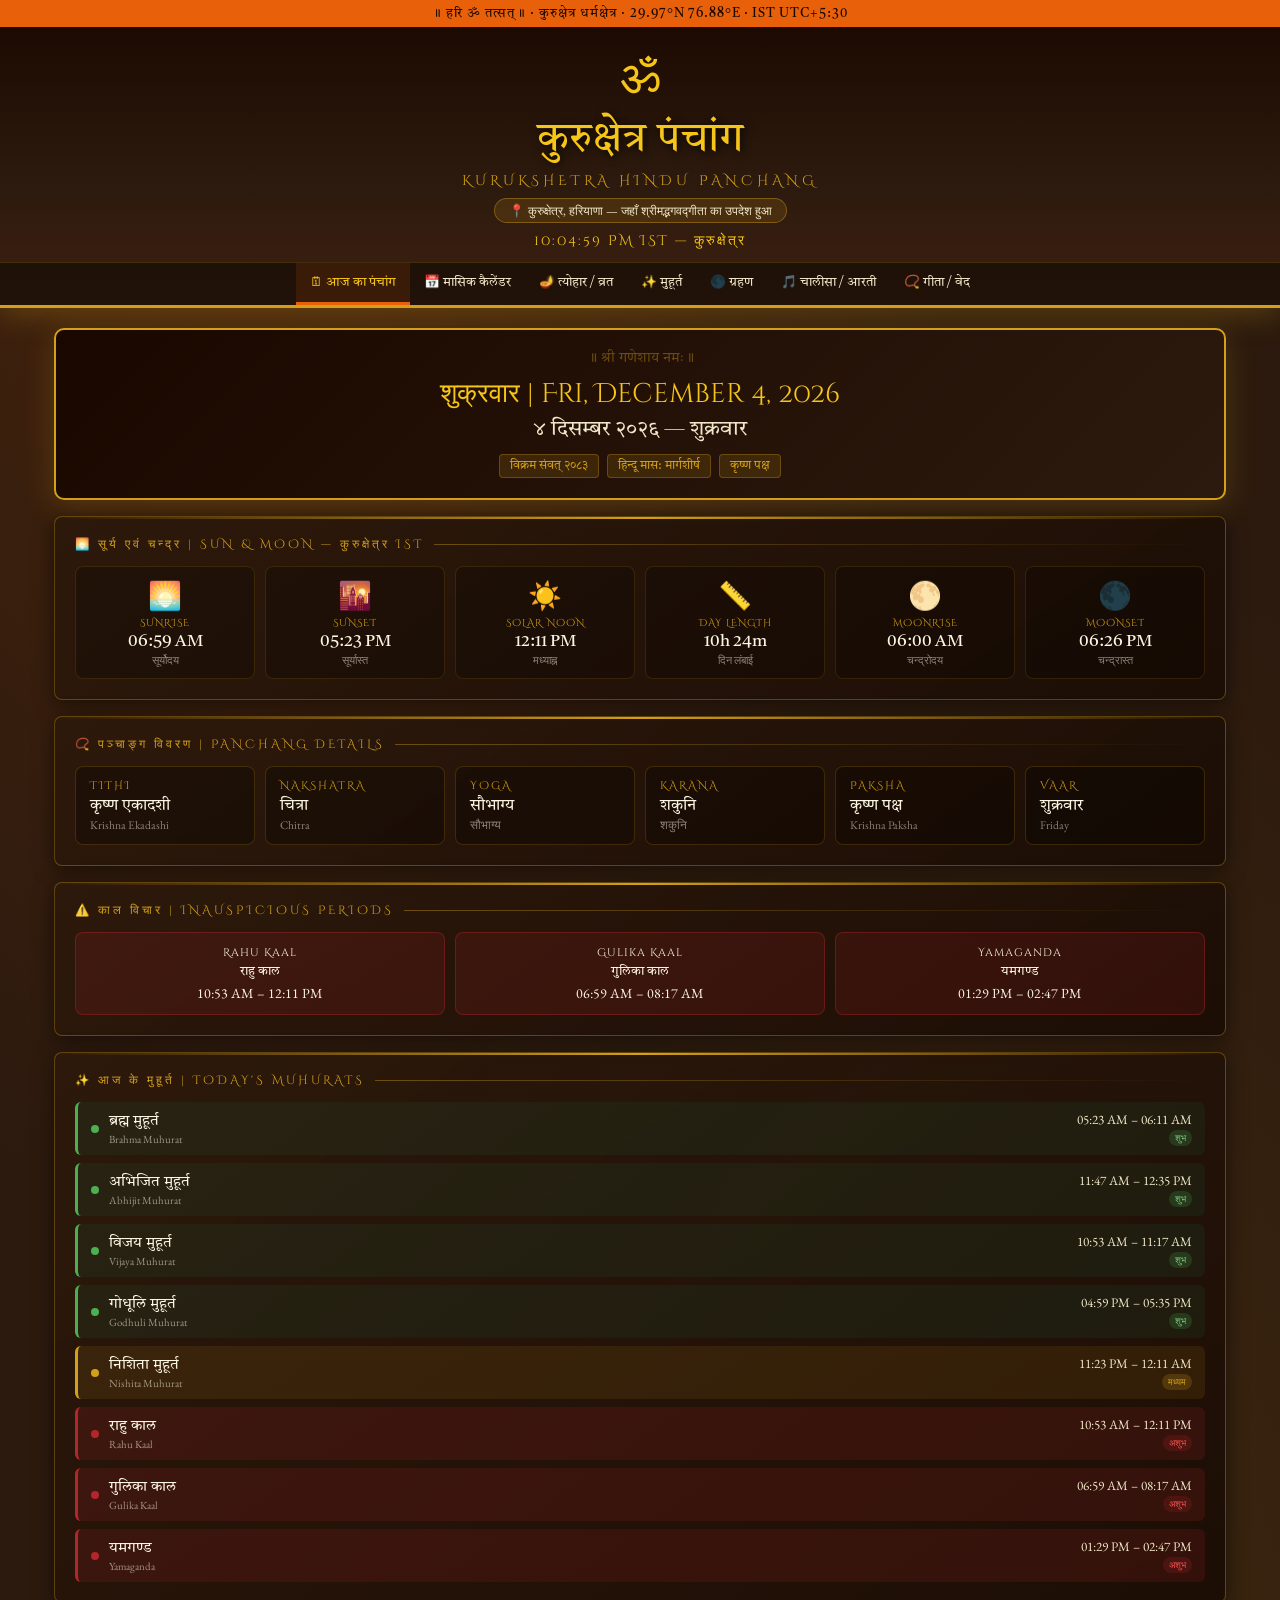
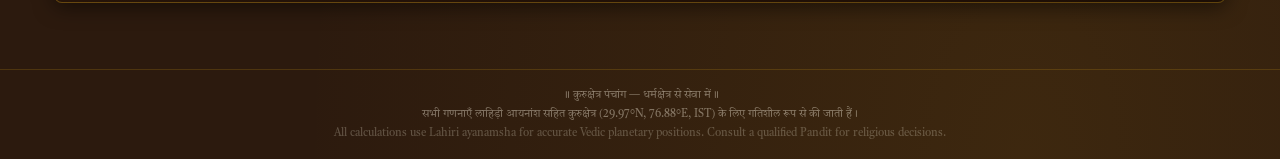
<file: index.html>
<!DOCTYPE html>
<html lang="hi">
<head>
  <meta charset="UTF-8">
  <meta name="viewport" content="width=device-width, initial-scale=1.0">
  <title>कुरुक्षेत्र पंचांग | Kurukshetra Hindu Panchang</title>

  <!-- Google Fonts -->
  <link href="https://fonts.googleapis.com/css2?family=Tiro+Devanagari+Sanskrit:ital@0;1&family=Cinzel+Decorative:wght@400;700&family=EB+Garamond:ital,wght@0,400;0,600;1,400&display=swap" rel="stylesheet">

  <!-- Main Stylesheet -->
  <link rel="stylesheet" href="css/style.css">
</head>
<body>

<!-- ════════════════════════════════════════════
     HEADER
     ════════════════════════════════════════════ -->
<div class="hdr">
  <div class="topband">॥ हरि ॐ तत्सत् ॥ · कुरुक्षेत्र धर्मक्षेत्र · 29.97°N 76.88°E · IST UTC+5:30</div>
  <div class="hdrmain">
    <div class="om-symbol">ॐ</div>
    <div class="title-hi">कुरुक्षेत्र पंचांग</div>
    <div class="title-en">Kurukshetra Hindu Panchang</div>
    <div class="loc-tag">📍 कुरुक्षेत्र, हरियाणा — जहाँ श्रीमद्भगवद्गीता का उपदेश हुआ</div>
    <div class="live-clock" id="clk">--:--:-- IST</div>
  </div>
  <nav class="nav">
    <button class="ntab on"  onclick="showTab('panchang',this)">🗓 आज का पंचांग</button>
    <button class="ntab"     onclick="showTab('calendar',this)">📅 मासिक कैलेंडर</button>
    <button class="ntab"     onclick="showTab('festivals',this)">🪔 त्योहार / व्रत</button>
    <button class="ntab"     onclick="showTab('muhurat',this)">✨ मुहूर्त</button>
    <button class="ntab"     onclick="showTab('eclipse',this)">🌑 ग्रहण</button>
    <button class="ntab"     onclick="showTab('bhajan',this)">🎵 चालीसा / आरती</button>
    <button class="ntab"     onclick="showTab('gitaved',this)">📿 गीता / वेद</button>
  </nav>
</div>

<!-- ════════════════════════════════════════════
     MAIN CONTENT
     ════════════════════════════════════════════ -->
<main class="main">

  <!-- ── PANCHANG ── -->
  <div class="panel on" id="P-panchang">
    <div class="hero" id="dateHero"></div>
    <div class="card">
      <div class="ctitle">🌅 सूर्य एवं चन्द्र | Sun &amp; Moon — कुरुक्षेत्र IST</div>
      <div class="smg" id="smGrid"></div>
    </div>
    <div class="card">
      <div class="ctitle">📿 पञ्चाङ्ग विवरण | Panchang Details</div>
      <div class="p5g" id="p5Grid"></div>
    </div>
    <div class="card">
      <div class="ctitle">⚠️ काल विचार | Inauspicious Periods</div>
      <div class="rg" id="rg1"></div>
    </div>
    <div class="card">
      <div class="ctitle">✨ आज के मुहूर्त | Today's Muhurats</div>
      <div class="ml" id="ml1"></div>
    </div>
  </div>

  <!-- ── CALENDAR ── -->
  <div class="panel" id="P-calendar">
    <div class="card">
      <div class="mnav">
        <button class="mbtn" onclick="calNav(-1)">◀ पूर्व</button>
        <div class="mttl">
          <div class="mhi-cal" id="calHi"></div>
          <div class="men-cal" id="calEn"></div>
        </div>
        <button class="mbtn" onclick="calNav(1)">आगे ▶</button>
      </div>
      <div class="cal" id="calGrid"></div>
      <div style="display:flex;gap:12px;margin-top:11px;flex-wrap:wrap;font-size:.68rem;color:rgba(253,246,227,.55);">
        <span>🟠 आज</span>
        <span style="color:var(--pink)">● त्योहार</span>
        <span style="color:#aaaaff">● ग्रहण</span>
        <span style="color:var(--gold)">🙏 एकादशी</span>
      </div>
    </div>
  </div>

  <!-- ── FESTIVALS ── -->
  <div class="panel" id="P-festivals">
    <div class="card">
      <div class="ctitle">🪔 2025–2026 त्योहार एवं व्रत | Festivals &amp; Vrats</div>
      <div class="fbar">
        <button class="fbtn on"  onclick="filterFest('all',this)">सभी | All</button>
        <button class="fbtn"     onclick="filterFest('festival',this)">त्योहार</button>
        <button class="fbtn"     onclick="filterFest('vrat',this)">व्रत</button>
        <button class="fbtn"     onclick="filterFest('ekadashi',this)">एकादशी</button>
        <button class="fbtn"     onclick="filterFest('eclipse',this)">ग्रहण</button>
      </div>
      <div class="fl" id="flist"></div>
    </div>
  </div>

  <!-- ── MUHURAT ── -->
  <div class="panel" id="P-muhurat">
    <div class="card">
      <div class="ctitle">✨ शुभ मुहूर्त | Auspicious Timings</div>
      <div class="tbanner" id="mBanner"></div>
      <div class="ml" id="ml2"></div>
    </div>
    <div class="card">
      <div class="ctitle">🚫 अशुभ काल | Inauspicious Periods</div>
      <div class="rg" id="rg2"></div>
    </div>
    <div class="card">
      <div class="ctitle">📖 मुहूर्त मार्गदर्शिका | Guide</div>
      <div style="font-family:'Tiro Devanagari Sanskrit',serif;line-height:2;font-size:.9rem;color:var(--parchment);">
        <p><span style="color:var(--bright-gold)">ब्रह्म मुहूर्त</span> — सूर्योदय से ९६ मिनट पूर्व। ध्यान, पूजा, अध्ययन हेतु सर्वोत्तम।</p>
        <p style="margin-top:5px"><span style="color:var(--bright-gold)">अभिजित मुहूर्त</span> — मध्याह्न के निकट ४८ मिनट। विवाह, गृहप्रवेश हेतु श्रेष्ठ।</p>
        <p style="margin-top:5px"><span style="color:var(--bright-gold)">विजय मुहूर्त</span> — दिन के तीसरे भाग में। नए कार्य हेतु शुभ।</p>
        <p style="margin-top:5px"><span style="color:var(--bright-gold)">गोधूलि मुहूर्त</span> — सूर्यास्त के समय। विवाह हेतु उत्तम।</p>
        <p style="margin-top:5px"><span style="color:var(--pink)">राहु काल / गुलिका / यमगण्ड</span> — इन कालों में शुभ कार्य वर्जित हैं।</p>
      </div>
    </div>
  </div>

  <!-- ── ECLIPSE ── -->
  <div class="panel" id="P-eclipse">
    <div class="card ecrd">
      <div class="ctitle" style="color:#aaaaff">🌑 2025–2026 ग्रहण | Eclipses — कुरुक्षेत्र IST</div>
      <div class="egrid" id="eGrid"></div>
    </div>
    <div class="card">
      <div class="ctitle">📖 ग्रहण नियम | Eclipse Guidelines</div>
      <div style="font-family:'Tiro Devanagari Sanskrit',serif;line-height:2;font-size:.9rem;color:var(--parchment);">
        <p>• <span style="color:var(--bright-gold)">सूर्य ग्रहण</span> — सूतक: ग्रहण से 12 घंटे पूर्व। <span style="color:var(--bright-gold)">चंद्र ग्रहण</span> — 9 घंटे पूर्व।</p>
        <p>• ग्रहण काल में पूजा-पाठ, जप करें।</p>
        <p>• समाप्ति के बाद <span style="color:var(--bright-gold)">स्नान एवं दान</span> करें।</p>
        <p>• गर्भवती महिलाएं ग्रहण न देखें।</p>
        <p>• कुरुक्षेत्र में <span style="color:var(--gold)">ब्रह्मसर</span> एवं <span style="color:var(--gold)">सन्निहित सरोवर</span> में ग्रहण स्नान का विशेष पुण्य।</p>
      </div>
    </div>
  </div>

  <!-- ── BHAJAN / CHALISA / AARTI ── -->
  <div class="panel" id="P-bhajan">

    <!-- Sticky Player Bar -->
    <div class="player-bar" id="playerBar">
      <div class="player-now">
        <div class="player-ico paused" id="playerIco">🪔</div>
        <div class="player-info">
          <div class="player-name-hi"  id="playerNameHi">—</div>
          <div class="player-name-en"  id="playerNameEn">Select a track to begin</div>
          <div class="player-type-badge" id="playerTypeBadge">—</div>
        </div>
      </div>
      <div class="player-controls">
        <button class="pc-btn prev" onclick="playerPrev()" title="Previous">⏮</button>
        <button class="pc-btn play" id="playBtn" onclick="togglePlay()">▶</button>
        <button class="pc-btn next" onclick="playerNext()" title="Next">⏭</button>
        <div class="player-progress">
          <div class="progress-track" id="progressTrack" onclick="seekAudio(event)">
            <div class="progress-fill" id="progressFill"></div>
          </div>
          <div class="progress-times">
            <span id="timeElapsed">0:00</span>
            <span id="timeDuration">0:00</span>
          </div>
        </div>
        <div class="pc-vol">
          <span class="pc-vol-ico">🔊</span>
          <input class="vol-slider" type="range" min="0" max="1" step="0.05" value="0.8"
                 oninput="setVolume(this.value)" title="Volume">
        </div>
        <button class="pc-loop" id="loopBtn" onclick="toggleLoop()">🔁 LOOP</button>
      </div>
    </div>

    <!-- Filter & Track Grid -->
    <div class="card">
      <div class="ctitle">🎵 चालीसा, आरती एवं कथा | Chalisa, Aarti &amp; Katha</div>
      <div class="bj-fbar">
        <button class="bj-fbtn on"  onclick="bjFilter('all',this)">सभी | All</button>
        <button class="bj-fbtn"     onclick="bjFilter('chalisa',this)">📜 चालीसा</button>
        <button class="bj-fbtn"     onclick="bjFilter('aarti',this)">🪔 आरती</button>
        <button class="bj-fbtn"     onclick="bjFilter('katha',this)">📖 कथा</button>
        <button class="bj-fbtn"     onclick="bjFilter('mantra',this)">📿 मंत्र</button>
        <button class="bj-fbtn"     onclick="bjFilter('stotra',this)">🌸 स्तोत्र</button>
      </div>
      <div class="track-grid" id="trackGrid"></div>
    </div>

    <!-- Usage info -->
    <div class="card">
      <div class="ctitle">ℹ️ जानकारी | How to Use</div>
      <div style="font-family:'Tiro Devanagari Sanskrit',serif;line-height:2;font-size:.88rem;color:var(--parchment);">
        <p>• <span style="color:var(--bright-gold)">▶ बजाएं</span> — ऑडियो प्लेयर ऊपर प्रकट होगा।</p>
        <p>• <span style="color:var(--bright-gold)">📖 पढ़ें</span> — पूर्ण पाठ, अर्थ एवं महत्व देखें।</p>
        <p>• अपनी MP3 फाइलें <code style="background:rgba(255,255,255,.08);padding:1px 5px;border-radius:3px;">audio/chalisa/</code>, <code style="background:rgba(255,255,255,.08);padding:1px 5px;border-radius:3px;">audio/aarti/</code>, <code style="background:rgba(255,255,255,.08);padding:1px 5px;border-radius:3px;">audio/katha/</code> फोल्डर में रखें।</p>
        <p>• नई entries जोड़ने के लिए <code style="background:rgba(255,255,255,.08);padding:1px 5px;border-radius:3px;">data/tracks.csv</code> संपादित करें।</p>
      </div>
    </div>
  </div>

  <!-- ── GITA / VEDA ── -->
  <div class="panel" id="P-gitaved">
    <div class="card">
      <div class="ctitle">📿 श्रीमद्भगवद्गीता एवं चारों वेद | Bhagavad Gita &amp; Four Vedas</div>

      <!-- Scripture grid (shown by default) -->
      <div id="gvMain">
        <div style="font-family:'Tiro Devanagari Sanskrit',serif;font-size:.9rem;color:var(--parchment);margin-bottom:16px;line-height:1.9;">
          किसी भी ग्रन्थ पर क्लिक करें → अध्याय चुनें → श्लोक पढ़ें एवं अर्थ समझें।
          <span style="color:rgba(253,246,227,.5);font-size:.78rem;"> Click any scripture → choose chapter → read with meanings.</span>
        </div>
        <div class="gv-grid" id="gvGrid"></div>
      </div>

      <!-- Reader view (shown when scripture is selected) -->
      <div id="gvReader" style="display:none;">
        <div class="reader-header">
          <button class="reader-back" onclick="closeReader()">← वापस | Back</button>
          <div class="reader-title" id="readerTitle"></div>
        </div>
        <div class="reader-audio">
          <span class="ra-label">🎵 श्रवण | Listen:</span>
          <span class="ra-note">MP3 फाइलें <code>audio/gita/chapter1.mp3</code> आदि फोल्डर में अपलोड करें।</span>
          <button class="tc-play-btn" style="padding:5px 12px;font-size:.7rem;" onclick="playScriptureAudio()">▶ बजाएं</button>
        </div>
        <div class="chapter-grid" id="chapterGrid"></div>
        <div class="ch-content"  id="chContent"  style="display:none;"></div>
      </div>
    </div>
  </div>

</main>

<!-- ════════════════════════════════════════════
     CHALISA TEXT MODAL
     ════════════════════════════════════════════ -->
<div class="modal-overlay" id="chalisaModal" onclick="closeModal(event)">
  <div class="modal-box">
    <button class="modal-close" onclick="closeModalBtn()">✕</button>
    <div class="modal-title"    id="modalTitle"></div>
    <div class="modal-subtitle" id="modalSubtitle"></div>
    <div class="modal-divider">॥ ॐ ॥</div>
    <div class="modal-tabs">
      <button class="modal-tab-btn on"  onclick="switchModalTab('text',this)">📜 पाठ | Text</button>
      <button class="modal-tab-btn"     onclick="switchModalTab('meaning',this)">💡 अर्थ | Meaning</button>
      <button class="modal-tab-btn"     onclick="switchModalTab('purpose',this)">🙏 महत्व | Purpose</button>
    </div>
    <div class="modal-section on" id="mSec-text">
      <div class="chalisa-text" id="modalText"></div>
    </div>
    <div class="modal-section" id="mSec-meaning">
      <div id="modalMeaning"></div>
    </div>
    <div class="modal-section" id="mSec-purpose">
      <div id="modalPurpose"></div>
    </div>
  </div>
</div>

<!-- ════════════════════════════════════════════
     FOOTER
     ════════════════════════════════════════════ -->
<footer>
  <div>॥ कुरुक्षेत्र पंचांग — धर्मक्षेत्र से सेवा में ॥</div>
  <div style="margin-top:4px">
    सभी गणनाएँ लाहिड़ी आयनांश सहित कुरुक्षेत्र (29.97°N, 76.88°E, IST) के लिए गतिशील रूप से की जाती हैं।
  </div>
  <div style="margin-top:4px;color:rgba(253,246,227,.25)">
    All calculations use Lahiri ayanamsha for accurate Vedic planetary positions. Consult a qualified Pandit for religious decisions.
  </div>
</footer>

<!-- ════════════════════════════════════════════
     JAVASCRIPT MODULES (order matters)
     ════════════════════════════════════════════ -->

<!-- 1. Core astronomy + helper functions -->
<script src="js/astronomy.js"></script>

<!-- 2. Data loader + CSV parser + lookup tables -->
<script src="js/data.js"></script>

<!-- 3. Chalisa/Aarti text content (large, kept separate) -->
<script src="js/texts.js"></script>

<!-- 4. UI rendering functions -->
<script src="js/ui.js"></script>

<!-- 5. Audio player module -->
<script src="js/player.js"></script>

<!-- 6. Gita & Veda reader -->
<script src="js/gitaved.js"></script>

<!-- 7. App entry point — initialises everything -->
<script src="js/app.js"></script>

</body>
</html>
</file>
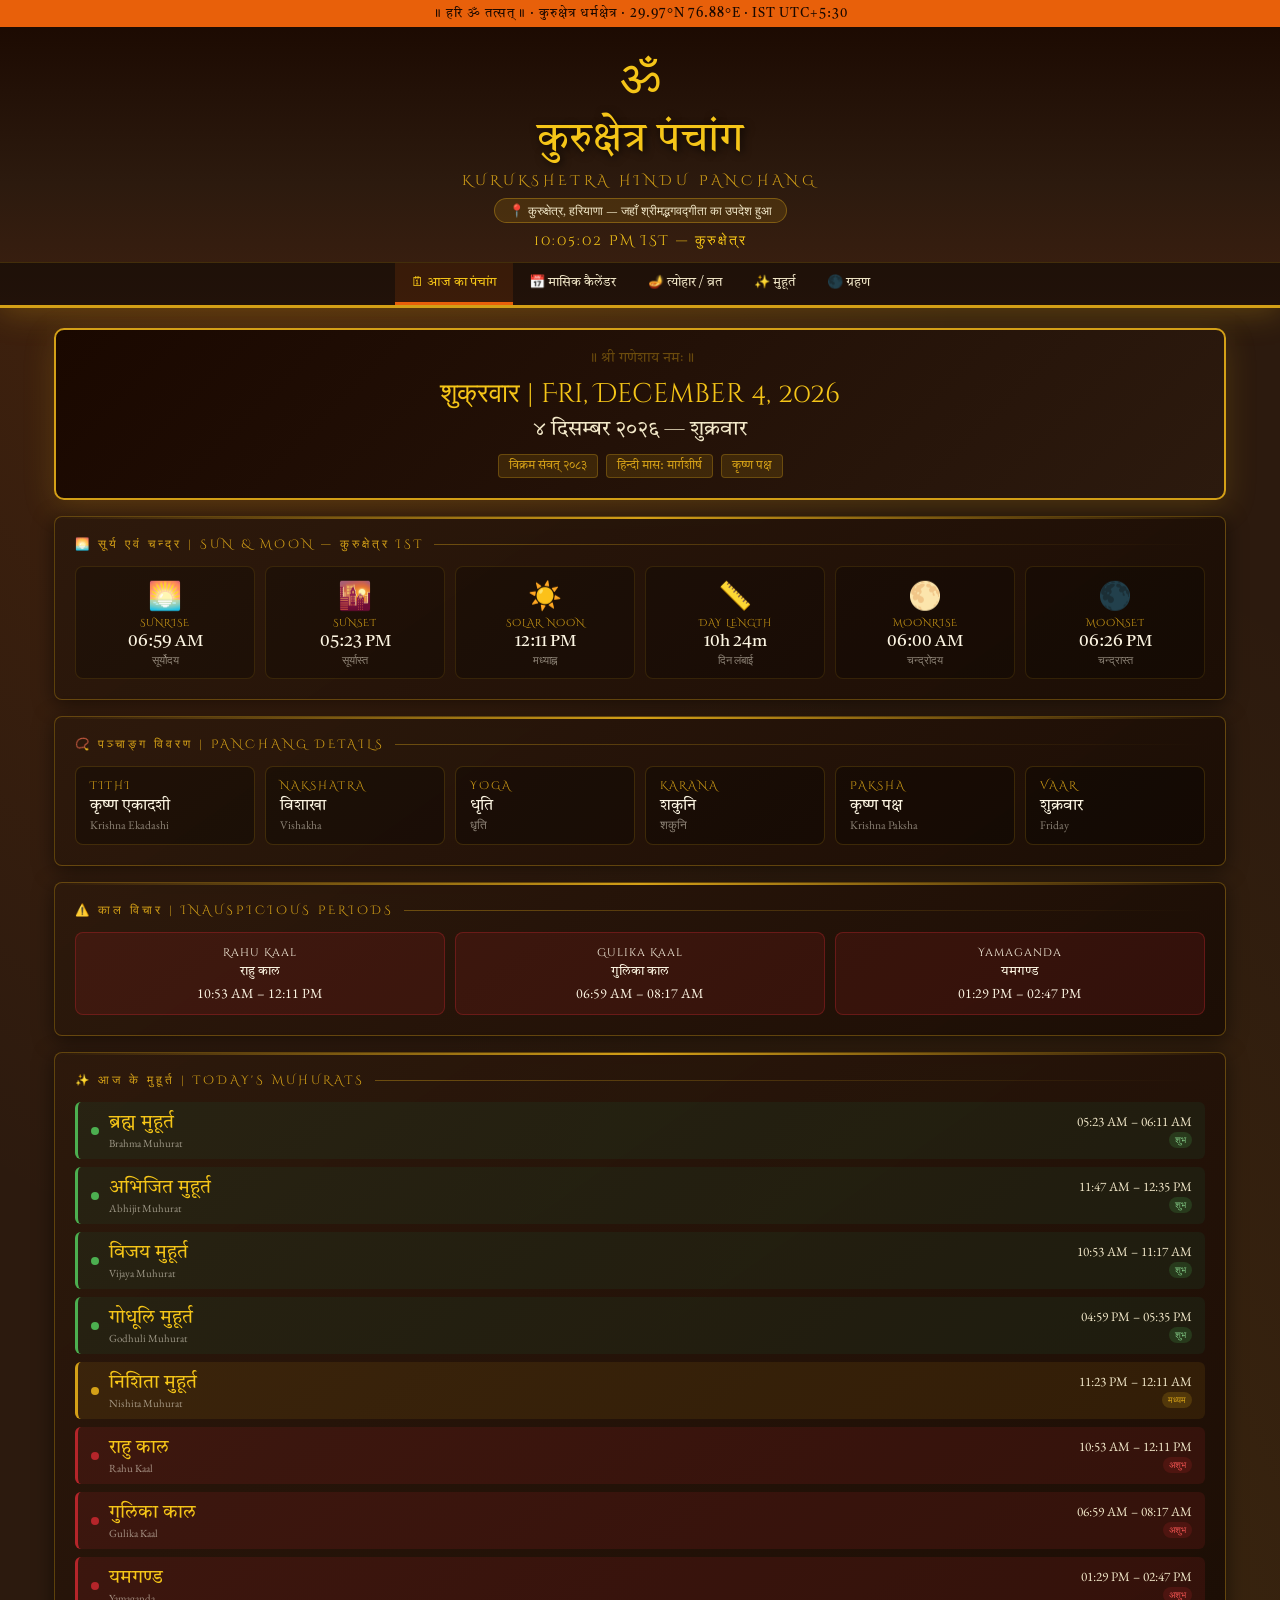
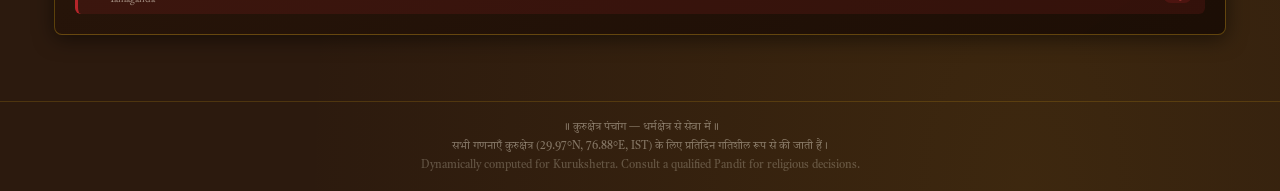
<file: index-2.html>
<!DOCTYPE html>
<html lang="hi">
<head>
<meta charset="UTF-8">
<meta name="viewport" content="width=device-width, initial-scale=1.0">
<title>कुरुक्षेत्र पंचांग | Kurukshetra Panchang</title>
<link href="https://fonts.googleapis.com/css2?family=Tiro+Devanagari+Sanskrit:ital@0;1&family=Cinzel+Decorative:wght@400;700&family=EB+Garamond:ital,wght@0,400;0,600;1,400&display=swap" rel="stylesheet">
<style>
:root{
  --saffron:#E8600A;--gold:#D4A017;--bright-gold:#F5C518;
  --cream:#FDF6E3;--parchment:#F2E8C9;--dark:#2C1A0E;
  --red:#B5252A;--pink:#E8748A;
}
*{box-sizing:border-box;margin:0;padding:0;}
body{
  background:#2C1A0E;
  background-image:
    radial-gradient(ellipse at 20% 0%,rgba(232,96,10,.15) 0%,transparent 50%),
    radial-gradient(ellipse at 80% 100%,rgba(212,160,23,.1) 0%,transparent 50%);
  color:var(--cream);font-family:'EB Garamond',serif;min-height:100vh;
}
/* HEADER */
.hdr{background:linear-gradient(180deg,#1A0800 0%,#2C1A0E 60%,#3D2010 100%);border-bottom:3px solid var(--gold);box-shadow:0 4px 30px rgba(212,160,23,.3);}
.topband{background:var(--saffron);text-align:center;padding:5px 10px;font-family:'Tiro Devanagari Sanskrit',serif;font-size:.8rem;color:#1A0800;letter-spacing:1px;}
.hdrmain{display:flex;flex-direction:column;align-items:center;padding:18px 20px 12px;}
.om{font-size:3rem;color:var(--bright-gold);animation:glow 3s ease-in-out infinite;}
@keyframes glow{0%,100%{text-shadow:0 0 20px rgba(245,197,24,.5);}50%{text-shadow:0 0 50px rgba(245,197,24,.9),0 0 90px rgba(232,96,10,.4);}}
.ttl-hi{font-family:'Tiro Devanagari Sanskrit',serif;font-size:clamp(1.5rem,4vw,2.6rem);color:var(--bright-gold);margin-top:6px;text-shadow:2px 2px 8px rgba(0,0,0,.8);}
.ttl-en{font-family:'Cinzel Decorative',cursive;font-size:clamp(.6rem,1.5vw,.85rem);color:var(--gold);letter-spacing:4px;text-transform:uppercase;margin-top:4px;}
.loctag{margin-top:8px;background:rgba(212,160,23,.15);border:1px solid rgba(212,160,23,.4);border-radius:20px;padding:3px 14px;font-size:.78rem;color:var(--parchment);}
.clk{font-family:'Cinzel Decorative',cursive;font-size:.88rem;color:var(--bright-gold);margin-top:8px;letter-spacing:2px;}
/* NAV */
.nav{display:flex;justify-content:center;flex-wrap:wrap;background:rgba(0,0,0,.45);border-top:1px solid rgba(212,160,23,.2);}
.ntab{
  padding:11px 16px;cursor:pointer;
  font-family:'Tiro Devanagari Sanskrit',serif;font-size:.82rem;
  color:var(--parchment);border:none;background:transparent;
  border-bottom:3px solid transparent;white-space:nowrap;
  transition:color .2s,background .2s,border-color .2s;
}
.ntab:hover{color:var(--bright-gold);background:rgba(212,160,23,.08);}
.ntab.on{color:var(--bright-gold);border-bottom-color:var(--saffron);background:rgba(232,96,10,.13);}
/* PANELS */
.main{max-width:1200px;margin:0 auto;padding:20px 14px 50px;}
.panel{display:none;}
.panel.on{display:block;}
/* CARD */
.card{background:linear-gradient(145deg,rgba(45,25,12,.96),rgba(28,14,5,.99));border:1px solid rgba(212,160,23,.35);border-radius:8px;padding:20px;margin-bottom:16px;position:relative;box-shadow:0 4px 20px rgba(0,0,0,.5);}
.card::before{content:'';position:absolute;top:0;left:0;right:0;height:2px;background:linear-gradient(90deg,transparent,var(--gold),transparent);border-radius:8px 8px 0 0;}
.ctitle{font-family:'Cinzel Decorative',cursive;font-size:.72rem;color:var(--gold);letter-spacing:3px;text-transform:uppercase;margin-bottom:14px;display:flex;align-items:center;gap:10px;}
.ctitle::after{content:'';flex:1;height:1px;background:linear-gradient(90deg,rgba(212,160,23,.4),transparent);}
/* DATE HERO */
.hero{background:linear-gradient(135deg,#1A0800,#2C1A0E);border:2px solid var(--gold);border-radius:10px;padding:20px;text-align:center;margin-bottom:16px;box-shadow:0 8px 32px rgba(212,160,23,.2);}
.hero::before{content:'॥ श्री गणेशाय नमः ॥';display:block;font-family:'Tiro Devanagari Sanskrit',serif;color:rgba(212,160,23,.4);font-size:.85rem;margin-bottom:8px;}
.den{font-family:'Cinzel Decorative',cursive;font-size:clamp(1rem,2.8vw,1.7rem);color:var(--bright-gold);}
.dhi{font-family:'Tiro Devanagari Sanskrit',serif;font-size:clamp(.9rem,2.2vw,1.3rem);color:var(--parchment);margin-top:4px;}
.srow{margin-top:10px;display:flex;justify-content:center;gap:8px;flex-wrap:wrap;}
.sbadge{background:rgba(212,160,23,.15);border:1px solid rgba(212,160,23,.3);border-radius:4px;padding:3px 10px;font-size:.77rem;color:var(--gold);font-family:'Tiro Devanagari Sanskrit',serif;}
/* SUN/MOON */
.smg{display:grid;grid-template-columns:repeat(auto-fit,minmax(128px,1fr));gap:10px;}
.smi{text-align:center;padding:11px;background:rgba(0,0,0,.25);border-radius:8px;border:1px solid rgba(212,160,23,.15);}
.smico{font-size:1.7rem;margin-bottom:3px;}
.smlbl{font-size:.64rem;color:var(--gold);letter-spacing:1px;font-family:'Cinzel Decorative',cursive;text-transform:uppercase;}
.smval{font-size:1.05rem;color:var(--cream);font-family:'Tiro Devanagari Sanskrit',serif;}
.smsub{font-size:.7rem;color:rgba(253,246,227,.5);}
/* PANCHANG */
.p5g{display:grid;grid-template-columns:repeat(auto-fit,minmax(150px,1fr));gap:10px;}
.pi{background:rgba(0,0,0,.3);border:1px solid rgba(212,160,23,.2);border-radius:8px;padding:12px 14px;}
.pilbl{font-size:.66rem;color:var(--gold);letter-spacing:2px;text-transform:uppercase;font-family:'Cinzel Decorative',cursive;margin-bottom:3px;}
.pihi{font-family:'Tiro Devanagari Sanskrit',serif;font-size:1.02rem;color:var(--cream);}
.pien{font-size:.73rem;color:rgba(253,246,227,.5);}
/* RAHU */
.rg{display:grid;grid-template-columns:repeat(auto-fit,minmax(148px,1fr));gap:10px;}
.ri{padding:12px;border-radius:8px;text-align:center;border:1px solid;}
.bad{background:rgba(181,37,42,.15);border-color:rgba(181,37,42,.4);}
.rien{font-size:.68rem;letter-spacing:1px;font-family:'Cinzel Decorative',cursive;margin-bottom:3px;}
.rihi{font-family:'Tiro Devanagari Sanskrit',serif;font-size:.83rem;margin-bottom:4px;}
.ritm{font-size:.87rem;color:var(--cream);}
/* MUHURATS */
.ml{display:flex;flex-direction:column;gap:8px;}
.mit{display:flex;align-items:center;gap:10px;padding:9px 13px;border-radius:6px;border-left:3px solid;}
.shubh{background:rgba(26,74,46,.2);border-color:#4CAF50;}
.ashubh{background:rgba(181,37,42,.15);border-color:var(--red);}
.medium{background:rgba(212,160,23,.1);border-color:var(--gold);}
.mdot{width:8px;height:8px;border-radius:50%;flex-shrink:0;}
.shubh .mdot{background:#4CAF50;}.ashubh .mdot{background:var(--red);}.medium .mdot{background:var(--gold);}
.mnm{flex:1;}
.mhi{font-family:'Tiro Devanagari Sanskrit',serif;font-size:.93rem;}
.men{font-size:.68rem;color:rgba(253,246,227,.55);}
.mtm{font-size:.82rem;color:var(--parchment);text-align:right;white-space:nowrap;}
.mbdg{font-size:.58rem;padding:2px 6px;border-radius:10px;display:inline-block;margin-top:2px;}
/* CALENDAR */
.mnav{display:flex;align-items:center;justify-content:space-between;margin-bottom:14px;}
.mbtn{background:rgba(212,160,23,.15);border:1px solid rgba(212,160,23,.4);color:var(--gold);padding:7px 15px;border-radius:4px;cursor:pointer;font-size:.95rem;transition:background .2s;}
.mbtn:hover{background:rgba(212,160,23,.3);}
.mttl{text-align:center;}
.mhi{font-family:'Tiro Devanagari Sanskrit',serif;font-size:1.2rem;color:var(--bright-gold);}
.men2{font-family:'Cinzel Decorative',cursive;font-size:.65rem;color:var(--gold);letter-spacing:2px;}
.cal{display:grid;grid-template-columns:repeat(7,1fr);gap:3px;}
.ch{text-align:center;padding:5px 2px;font-family:'Cinzel Decorative',cursive;font-size:.56rem;color:var(--gold);}
.cd{min-height:76px;padding:5px;background:rgba(0,0,0,.3);border:1px solid rgba(212,160,23,.1);border-radius:4px;}
.cd.tod{border:2px solid var(--saffron);background:rgba(232,96,10,.1);}
.cd.om{opacity:.3;}
.cd.fd{background:rgba(232,96,10,.07);}
.cd.ecd{background:rgba(80,80,180,.1);border-color:rgba(150,150,255,.2);}
.cde{font-size:.92rem;color:var(--cream);font-weight:600;}
.cdh{font-family:'Tiro Devanagari Sanskrit',serif;font-size:.62rem;color:rgba(253,246,227,.4);}
.cdt{font-family:'Tiro Devanagari Sanskrit',serif;font-size:.6rem;color:var(--gold);}
.cdf{font-size:.56rem;color:var(--pink);line-height:1.3;margin-top:1px;}
.cde2{font-size:.52rem;background:rgba(100,100,255,.3);color:#aaaaff;padding:1px 3px;border-radius:3px;}
@media(max-width:480px){.cd{min-height:50px;padding:3px;}.cdt,.cdf{display:none;}}
/* FESTIVALS */
.fbar{display:flex;gap:7px;flex-wrap:wrap;margin-bottom:12px;}
.fbtn{padding:4px 12px;border-radius:20px;border:1px solid rgba(212,160,23,.3);background:transparent;color:var(--parchment);font-size:.74rem;cursor:pointer;font-family:'Tiro Devanagari Sanskrit',serif;transition:all .2s;}
.fbtn:hover,.fbtn.on{background:rgba(212,160,23,.2);border-color:var(--gold);color:var(--bright-gold);}
.fl{display:flex;flex-direction:column;gap:8px;}
.fi{display:grid;grid-template-columns:96px 1fr auto;gap:8px;align-items:start;padding:10px 12px;background:rgba(0,0,0,.25);border:1px solid rgba(212,160,23,.2);border-radius:6px;border-left:3px solid var(--saffron);}
.fi:hover{background:rgba(212,160,23,.07);}
.fi.fec{border-left-color:#7788ff;}
.fi.fvt{border-left-color:var(--pink);}
.fi.fpst{opacity:.5;}
.fi.ftd{background:rgba(232,96,10,.1);}
.fde{font-size:.76rem;color:var(--gold);}
.fdh{font-family:'Tiro Devanagari Sanskrit',serif;font-size:.68rem;color:rgba(253,246,227,.5);}
.ffh{font-family:'Tiro Devanagari Sanskrit',serif;font-size:.96rem;color:var(--cream);}
.ffe{font-size:.71rem;color:rgba(253,246,227,.5);}
.fti{font-size:.68rem;color:var(--pink);text-align:right;white-space:nowrap;}
.fbd{display:inline-block;font-size:.56rem;padding:2px 6px;border-radius:10px;margin-top:3px;}
@media(max-width:500px){.fi{grid-template-columns:78px 1fr;}.fti{display:none;}}
/* ECLIPSE */
.ecrd{border-color:rgba(119,136,255,.4)!important;}
.ecrd::before{background:linear-gradient(90deg,transparent,#7788ff,transparent)!important;}
.egrid{display:grid;grid-template-columns:repeat(auto-fit,minmax(255px,1fr));gap:14px;}
.ei{padding:15px;border-radius:8px;border:1px solid rgba(119,136,255,.3);background:rgba(0,0,30,.4);}
.ety{font-family:'Cinzel Decorative',cursive;font-size:.7rem;color:#aaaaff;letter-spacing:2px;margin-bottom:5px;}
.enhi{font-family:'Tiro Devanagari Sanskrit',serif;font-size:1.05rem;color:var(--cream);}
.edtxt{font-size:.8rem;color:var(--gold);margin-top:3px;}
.eph{margin-top:9px;display:flex;flex-direction:column;gap:3px;}
.ep{display:flex;justify-content:space-between;font-size:.74rem;padding:4px 7px;background:rgba(0,0,0,.3);border-radius:4px;}
.epn{color:#aaaaff;}.ept{color:var(--cream);}
.enote{font-size:.66rem;color:rgba(253,246,227,.4);margin-top:7px;font-style:italic;}
/* TODAY BANNER */
.tbanner{background:linear-gradient(135deg,rgba(232,96,10,.12),rgba(212,160,23,.08));border:1px solid rgba(232,96,10,.3);border-radius:8px;padding:9px 14px;margin-bottom:10px;font-family:'Tiro Devanagari Sanskrit',serif;font-size:.87rem;color:var(--parchment);text-align:center;}
/* SCROLLBAR */
::-webkit-scrollbar{width:5px;}::-webkit-scrollbar-track{background:var(--dark);}::-webkit-scrollbar-thumb{background:var(--gold);border-radius:3px;}
footer{text-align:center;padding:18px;font-size:.7rem;color:rgba(253,246,227,.4);border-top:1px solid rgba(212,160,23,.2);font-family:'Tiro Devanagari Sanskrit',serif;}
</style>
</head>
<body>

<div class="hdr">
  <div class="topband">॥ हरि ॐ तत्सत् ॥ · कुरुक्षेत्र धर्मक्षेत्र · 29.97°N 76.88°E · IST UTC+5:30</div>
  <div class="hdrmain">
    <div class="om">ॐ</div>
    <div class="ttl-hi">कुरुक्षेत्र पंचांग</div>
    <div class="ttl-en">Kurukshetra Hindu Panchang</div>
    <div class="loctag">📍 कुरुक्षेत्र, हरियाणा — जहाँ श्रीमद्भगवद्गीता का उपदेश हुआ</div>
    <div class="clk" id="clk">--:--:-- IST</div>
  </div>
  <nav class="nav">
    <button class="ntab on"  onclick="showTab('panchang',this)">🗓 आज का पंचांग</button>
    <button class="ntab"     onclick="showTab('calendar',this)">📅 मासिक कैलेंडर</button>
    <button class="ntab"     onclick="showTab('festivals',this)">🪔 त्योहार / व्रत</button>
    <button class="ntab"     onclick="showTab('muhurat',this)">✨ मुहूर्त</button>
    <button class="ntab"     onclick="showTab('eclipse',this)">🌑 ग्रहण</button>
  </nav>
</div>

<div class="main">

  <!-- PANCHANG -->
  <div class="panel on" id="P-panchang">
    <div class="hero" id="dateHero"></div>
    <div class="card"><div class="ctitle">🌅 सूर्य एवं चन्द्र | Sun &amp; Moon — कुरुक्षेत्र IST</div><div class="smg" id="smGrid"></div></div>
    <div class="card"><div class="ctitle">📿 पञ्चाङ्ग विवरण | Panchang Details</div><div class="p5g" id="p5Grid"></div></div>
    <div class="card"><div class="ctitle">⚠️ काल विचार | Inauspicious Periods</div><div class="rg" id="rg1"></div></div>
    <div class="card"><div class="ctitle">✨ आज के मुहूर्त | Today's Muhurats</div><div class="ml" id="ml1"></div></div>
  </div>

  <!-- CALENDAR -->
  <div class="panel" id="P-calendar">
    <div class="card">
      <div class="mnav">
        <button class="mbtn" onclick="calNav(-1)">◀ पूर्व</button>
        <div class="mttl"><div class="mhi" id="calHi"></div><div class="men2" id="calEn"></div></div>
        <button class="mbtn" onclick="calNav(1)">आगे ▶</button>
      </div>
      <div class="cal" id="calGrid"></div>
      <div style="display:flex;gap:12px;margin-top:11px;flex-wrap:wrap;font-size:.68rem;color:rgba(253,246,227,.55);">
        <span>🟠 आज</span><span style="color:var(--pink)">● त्योहार</span><span style="color:#aaaaff">● ग्रहण</span><span style="color:var(--gold)">🙏 एकादशी</span>
      </div>
    </div>
  </div>

  <!-- FESTIVALS -->
  <div class="panel" id="P-festivals">
    <div class="card">
      <div class="ctitle">🪔 2025–2026 त्योहार एवं व्रत | Festivals &amp; Vrats</div>
      <div class="fbar">
        <button class="fbtn on"  onclick="filterFest('all',this)">सभी | All</button>
        <button class="fbtn"     onclick="filterFest('festival',this)">त्योहार</button>
        <button class="fbtn"     onclick="filterFest('vrat',this)">व्रत</button>
        <button class="fbtn"     onclick="filterFest('ekadashi',this)">एकादशी</button>
        <button class="fbtn"     onclick="filterFest('eclipse',this)">ग्रहण</button>
      </div>
      <div class="fl" id="flist"></div>
    </div>
  </div>

  <!-- MUHURAT -->
  <div class="panel" id="P-muhurat">
    <div class="card">
      <div class="ctitle">✨ शुभ मुहूर्त | Auspicious Timings</div>
      <div class="tbanner" id="mBanner"></div>
      <div class="ml" id="ml2"></div>
    </div>
    <div class="card"><div class="ctitle">🚫 अशुभ काल | Inauspicious Periods</div><div class="rg" id="rg2"></div></div>
    <div class="card"><div class="ctitle">📖 मुहूर्त मार्गदर्शिका | Guide</div>
      <div style="font-family:'Tiro Devanagari Sanskrit',serif;line-height:2;font-size:.9rem;color:var(--parchment);">
        <p><span style="color:var(--bright-gold)">ब्रह्म मुहूर्त</span> — सूर्योदय से ९६ मिनट पूर्व। ध्यान, पूजा, अध्ययन हेतु सर्वोत्तम।</p>
        <p style="margin-top:5px"><span style="color:var(--bright-gold)">अभिजित मुहूर्त</span> — मध्याह्न के निकट ४८ मिनट। विवाह, गृहप्रवेश, यात्रा हेतु श्रेष्ठ।</p>
        <p style="margin-top:5px"><span style="color:var(--bright-gold)">विजय मुहूर्त</span> — दिन के तीसरे भाग में। नए कार्य प्रारम्भ हेतु शुभ।</p>
        <p style="margin-top:5px"><span style="color:var(--bright-gold)">गोधूलि मुहूर्त</span> — सूर्यास्त के समय। विवाह एवं शुभ कार्यों हेतु उत्तम।</p>
        <p style="margin-top:5px"><span style="color:var(--pink)">राहु काल / गुलिका / यमगण्ड</span> — इन कालों में शुभ कार्य वर्जित हैं।</p>
      </div>
    </div>
  </div>

  <!-- ECLIPSE -->
  <div class="panel" id="P-eclipse">
    <div class="card ecrd">
      <div class="ctitle" style="color:#aaaaff">🌑 2025–2026 ग्रहण | Eclipses — कुरुक्षेत्र IST</div>
      <div class="egrid" id="eGrid"></div>
    </div>
    <div class="card"><div class="ctitle">📖 ग्रहण नियम | Eclipse Guidelines</div>
      <div style="font-family:'Tiro Devanagari Sanskrit',serif;line-height:2;font-size:.9rem;color:var(--parchment);">
        <p>• <span style="color:var(--bright-gold)">सूर्य ग्रहण</span> — सूतक: ग्रहण से 12 घंटे पूर्व। <span style="color:var(--bright-gold)">चंद्र ग्रहण</span> — सूतक: 9 घंटे पूर्व।</p>
        <p>• ग्रहण काल में पूजा-पाठ एवं मंत्र जप करें।</p>
        <p>• ग्रहण समाप्ति के बाद <span style="color:var(--bright-gold)">स्नान एवं दान</span> करें।</p>
        <p>• गर्भवती महिलाएं ग्रहण न देखें।</p>
        <p>• कुरुक्षेत्र में <span style="color:var(--gold)">ब्रह्मसर</span> एवं <span style="color:var(--gold)">सन्निहित सरोवर</span> में ग्रहण स्नान का विशेष पुण्य।</p>
      </div>
    </div>
  </div>

</div>

<footer>
  <div>॥ कुरुक्षेत्र पंचांग — धर्मक्षेत्र से सेवा में ॥</div>
  <div style="margin-top:4px">सभी गणनाएँ कुरुक्षेत्र (29.97°N, 76.88°E, IST) के लिए प्रतिदिन गतिशील रूप से की जाती हैं।</div>
  <div style="margin-top:4px;color:rgba(253,246,227,.25)">Dynamically computed for Kurukshetra. Consult a qualified Pandit for religious decisions.</div>
</footer>

<script>
/* ══════════════════════════════════════════
   TAB SWITCHING — direct global function, onclick
   ══════════════════════════════════════════ */
function showTab(name, btn) {
  // hide all panels
  var panels = document.querySelectorAll('.panel');
  for (var i = 0; i < panels.length; i++) panels[i].classList.remove('on');
  // remove active from all tabs
  var tabs = document.querySelectorAll('.ntab');
  for (var i = 0; i < tabs.length; i++) tabs[i].classList.remove('on');
  // show chosen panel and mark tab active
  document.getElementById('P-' + name).classList.add('on');
  btn.classList.add('on');
}

/* ══════════════════════════════════════════
   CONSTANTS
   ══════════════════════════════════════════ */
var LAT = 29.9695, LON = 76.8783, IST_H = 5.5;

var HIM = ['जनवरी','फरवरी','मार्च','अप्रैल','मई','जून','जुलाई','अगस्त','सितम्बर','अक्टूबर','नवम्बर','दिसम्बर'];
var ENM = ['January','February','March','April','May','June','July','August','September','October','November','December'];
var WDS = ['रवि','सोम','मंगल','बुध','गुरु','शुक्र','शनि'];
var WDE = ['Sun','Mon','Tue','Wed','Thu','Fri','Sat'];
var WDF = ['रविवार','सोमवार','मंगलवार','बुधवार','गुरुवार','शुक्रवार','शनिवार'];
var HMN = ['चैत्र','वैशाख','ज्येष्ठ','आषाढ़','श्रावण','भाद्रपद','आश्विन','कार्तिक','मार्गशीर्ष','पौष','माघ','फाल्गुन'];
var THI = ['प्रतिपदा','द्वितीया','तृतीया','चतुर्थी','पञ्चमी','षष्ठी','सप्तमी','अष्टमी','नवमी','दशमी','एकादशी','द्वादशी','त्रयोदशी','चतुर्दशी','पूर्णिमा'];
var TEN = ['Pratipada','Dvitiya','Tritiya','Chaturthi','Panchami','Shashthi','Saptami','Ashtami','Navami','Dashami','Ekadashi','Dwadashi','Trayodashi','Chaturdashi','Purnima'];
var NKH = ['अश्विनी','भरणी','कृत्तिका','रोहिणी','मृगशिरा','आर्द्रा','पुनर्वसु','पुष्य','आश्लेषा','मघा','पू.फाल्गुनी','उ.फाल्गुनी','हस्त','चित्रा','स्वाति','विशाखा','अनुराधा','ज्येष्ठा','मूल','पू.आषाढ़ा','उ.आषाढ़ा','श्रवण','धनिष्ठा','शतभिषा','पू.भाद्रपद','उ.भाद्रपद','रेवती'];
var NKE = ['Ashwini','Bharani','Krittika','Rohini','Mrigashira','Ardra','Punarvasu','Pushya','Ashlesha','Magha','Purva Phalguni','Uttara Phalguni','Hasta','Chitra','Swati','Vishakha','Anuradha','Jyeshtha','Mula','Purva Ashadha','Uttara Ashadha','Shravana','Dhanishtha','Shatabhisha','Purva Bhadrapada','Uttara Bhadrapada','Revati'];
var YOG = ['विष्कम्भ','प्रीति','आयुष्मान','सौभाग्य','शोभन','अतिगण्ड','सुकर्म','धृति','शूल','गण्ड','वृद्धि','ध्रुव','व्याघात','हर्षण','वज्र','सिद्धि','व्यतीपात','वरीयान','परिघ','शिव','सिद्ध','साध्य','शुभ','शुक्ल','ब्रह्म','इन्द्र','वैधृति'];
var KAR = ['बव','बालव','कौलव','तैतिल','गर','वणिज','विष्टि','शकुनि','चतुष्पाद','नाग','किंस्तुघ्न'];
var HN  = ['०','१','२','३','४','५','६','७','८','९'];
var RAHU_I   = [8,2,7,5,6,4,3];
var GULIKA_I = [6,5,4,3,2,1,7];
var YAMA_I   = [4,3,2,1,7,6,5];

/* ══════════════════════════════════════════
   HELPERS
   ══════════════════════════════════════════ */
function h(n){ return String(n).replace(/[0-9]/g, function(d){ return HN[+d]; }); }
function d2r(x){ return x * Math.PI / 180; }
function r2d(x){ return x * 180 / Math.PI; }

function fmt(m) {
  m = ((m % 1440) + 1440) % 1440;
  var h24 = Math.floor(m / 60), mn = Math.round(m % 60);
  var ap = h24 < 12 ? 'AM' : 'PM', h12 = h24 % 12 || 12;
  return (h12 < 10 ? '0' : '') + h12 + ':' + (mn < 10 ? '0' : '') + mn + ' ' + ap;
}

/* ══════════════════════════════════════════
   JULIAN DAY
   ══════════════════════════════════════════ */
function JD(date) {
  var Y = date.getFullYear(), M = date.getMonth() + 1, D = date.getDate();
  var UT = date.getHours() + date.getMinutes() / 60 + date.getSeconds() / 3600;
  var y = Y, m = M;
  if (m <= 2) { y--; m += 12; }
  var A = Math.floor(y / 100), B = 2 - A + Math.floor(A / 4);
  return Math.floor(365.25 * (y + 4716)) + Math.floor(30.6001 * (m + 1)) + D + UT / 24 + B - 1524.5;
}

/* ══════════════════════════════════════════
   SUN LONGITUDE
   ══════════════════════════════════════════ */
function sunLon(jd) {
  var n = jd - 2451545, L = (280.460 + 0.9856474 * n) % 360;
  var g = d2r((357.528 + 0.9856003 * n) % 360);
  return (L + 1.915 * Math.sin(g) + 0.020 * Math.sin(2 * g) + 360) % 360;
}

/* ══════════════════════════════════════════
   MOON LONGITUDE
   ══════════════════════════════════════════ */
function moonLon(jd) {
  var n = jd - 2451545, L = (218.316 + 13.176396 * n) % 360;
  var M = d2r((134.963 + 13.064993 * n) % 360);
  var F = d2r((93.272  + 13.229350 * n) % 360);
  return (L + 6.289 * Math.sin(M) - 1.274 * Math.sin(2 * F - M) + 0.658 * Math.sin(2 * F) + 360) % 360;
}

/* ══════════════════════════════════════════
   SUNRISE / SUNSET for Kurukshetra → IST minutes
   ══════════════════════════════════════════ */
function sunTimes(date) {
  var jd = JD(new Date(date.getFullYear(), date.getMonth(), date.getDate(), 12, 0, 0));
  var n = jd - 2451545;
  var L0 = (280.46646 + 0.9850397 * n) % 360;
  var M  = d2r((357.52911 + 0.98560028 * n) % 360);
  var C  = (1.914602 - 0.004817 * (n / 36525) - 0.000014 * Math.pow(n / 36525, 2)) * Math.sin(M)
           + 0.019993 * Math.sin(2 * M) + 0.000289 * Math.sin(3 * M);
  var sL = (L0 + C + 360) % 360;
  var eps = 23.439 - 0.0000004 * n;
  var decl = Math.asin(Math.sin(d2r(eps)) * Math.sin(d2r(sL)));
  var y2  = Math.pow(Math.tan(d2r(eps / 2)), 2);
  var L0r = d2r(L0);
  var eqT = 4 * r2d(
    y2 * Math.sin(2 * L0r)
    - 2 * 0.016708 * Math.sin(M)
    + 4 * 0.016708 * y2 * Math.sin(M) * Math.cos(2 * L0r)
    - 0.5 * y2 * y2 * Math.sin(4 * L0r)
    - 1.25 * 0.016708 * 0.016708 * Math.sin(2 * M)
  );
  var noonUT = 720 - 4 * LON - eqT;
  var latR   = d2r(LAT);
  var cosHA  = (Math.cos(d2r(90.833)) - Math.sin(latR) * Math.sin(decl)) / (Math.cos(latR) * Math.cos(decl));
  if (Math.abs(cosHA) > 1) return { sunrise: 360, sunset: 1080, noon: 720 };
  var HA = r2d(Math.acos(cosHA));
  return {
    sunrise: noonUT - 4 * HA + IST_H * 60,
    sunset:  noonUT + 4 * HA + IST_H * 60,
    noon:    noonUT           + IST_H * 60
  };
}

/* ══════════════════════════════════════════
   MOONRISE (approximate IST minutes)
   ══════════════════════════════════════════ */
function moonrise(date) {
  var jd = JD(new Date(date.getFullYear(), date.getMonth(), date.getDate(), 0, 0, 0));
  var elapsed = jd - 2451545;
  return ((6 * 60 + (elapsed * (24 * 60) / 29.53)) % (24 * 60) + 24 * 60) % (24 * 60);
}

/* ══════════════════════════════════════════
   KAALA TIMINGS
   ══════════════════════════════════════════ */
function kaalTimings(date, sr, ss) {
  var dow  = date.getDay();
  var day  = ss - sr;
  var part = day / 8;
  function sl(idx) { return { start: sr + (idx - 1) * part, end: sr + idx * part }; }
  return {
    rahu:    sl(RAHU_I[dow]),
    gulika:  sl(GULIKA_I[dow]),
    yama:    sl(YAMA_I[dow]),
    abhijit: { start: sr + day / 2 - 24, end: sr + day / 2 + 24 },
    brahma:  { start: sr - 96, end: sr - 48 },
    vijaya:  { start: sr + 3 * part, end: sr + 3 * part + 24 },
    godhuli: { start: ss - 24, end: ss + 12 },
    nishita: { start: ss + 360, end: ss + 408 }
  };
}

/* ══════════════════════════════════════════
   PANCHANG
   ══════════════════════════════════════════ */
function getTithi(jd) {
  var diff = (moonLon(jd) - sunLon(jd) + 360) % 360;
  var t = Math.floor(diff / 12);
  var paksha = t < 15 ? 'शुक्ल' : 'कृष्ण';
  var tNum = t < 15 ? t : t - 15;
  var nhi = t === 29 ? 'अमावस्या' : THI[Math.min(tNum, 14)];
  var nen = t === 29 ? 'Amavasya'  : TEN[Math.min(tNum, 14)];
  return { paksha: paksha, nhi: nhi, nen: nen };
}
function getNaksh(jd)  { var i = Math.floor(moonLon(jd) / (360/27)) % 27; return { hi: NKH[i], en: NKE[i] }; }
function getYoga(jd)   { var i = Math.floor((sunLon(jd) + moonLon(jd)) % 360 / (360/27)) % 27; return YOG[i]; }
function getKaran(jd)  { return KAR[Math.floor((moonLon(jd) - sunLon(jd) + 360) % 360 / 6) % 11]; }
function getVS(d)      { return d.getFullYear() + (d.getMonth() >= 3 ? 57 : 56); }
function getHM(d)      { return HMN[(d.getMonth() + 9) % 12]; }

/* ══════════════════════════════════════════
   COMPUTE TODAY
   ══════════════════════════════════════════ */
var TODAY = new Date();
var TJD   = JD(TODAY);
var SUNTM = sunTimes(TODAY);
var TITHI = getTithi(TJD);
var NAKSH = getNaksh(TJD);
var YOGA  = getYoga(TJD);
var KARAN = getKaran(TJD);
var KAAL  = kaalTimings(TODAY, SUNTM.sunrise, SUNTM.sunset);
var MOONR = moonrise(TODAY);

/* ══════════════════════════════════════════
   RENDER FUNCTIONS
   ══════════════════════════════════════════ */
function renderDate() {
  var vs = getVS(TODAY), hm = getHM(TODAY), dow = TODAY.getDay();
  document.getElementById('dateHero').innerHTML =
    '<div class="den">' + WDF[dow] + ' | ' + WDE[dow] + ', ' + ENM[TODAY.getMonth()] + ' ' + TODAY.getDate() + ', ' + TODAY.getFullYear() + '</div>' +
    '<div class="dhi">' + h(TODAY.getDate()) + ' ' + HIM[TODAY.getMonth()] + ' ' + h(TODAY.getFullYear()) + ' — ' + WDF[dow] + '</div>' +
    '<div class="srow">' +
      '<span class="sbadge">विक्रम संवत् ' + h(vs) + '</span>' +
      '<span class="sbadge">हिन्दी मास: ' + hm + '</span>' +
      '<span class="sbadge">' + TITHI.paksha + ' पक्ष</span>' +
    '</div>';
}

function renderSunMoon() {
  var dayLen = SUNTM.sunset - SUNTM.sunrise;
  var items = [
    { ico:'🌅', en:'SUNRISE',   hi:'सूर्योदय',   v: fmt(SUNTM.sunrise) },
    { ico:'🌇', en:'SUNSET',    hi:'सूर्यास्त',   v: fmt(SUNTM.sunset) },
    { ico:'☀️', en:'SOLAR NOON',hi:'मध्याह्न',    v: fmt(SUNTM.noon) },
    { ico:'📏', en:'DAY LENGTH',hi:'दिन लंबाई',   v: Math.floor(dayLen/60) + 'h ' + Math.round(dayLen%60) + 'm' },
    { ico:'🌕', en:'MOONRISE',  hi:'चन्द्रोदय',   v: fmt(MOONR) },
    { ico:'🌑', en:'MOONSET',   hi:'चन्द्रास्त',   v: fmt(MOONR + 746) }
  ];
  var html = '';
  for (var i = 0; i < items.length; i++) {
    var x = items[i];
    html += '<div class="smi"><div class="smico">' + x.ico + '</div><div class="smlbl">' + x.en + '</div><div class="smval">' + x.v + '</div><div class="smsub">' + x.hi + '</div></div>';
  }
  document.getElementById('smGrid').innerHTML = html;
}

function renderPanchang() {
  var rows = [
    { lbl:'TITHI',     hi2: TITHI.paksha + ' ' + TITHI.nhi, en2: (TITHI.paksha === 'शुक्ल' ? 'Shukla' : 'Krishna') + ' ' + TITHI.nen },
    { lbl:'NAKSHATRA', hi2: NAKSH.hi,  en2: NAKSH.en },
    { lbl:'YOGA',      hi2: YOGA,      en2: YOGA },
    { lbl:'KARANA',    hi2: KARAN,     en2: KARAN },
    { lbl:'PAKSHA',    hi2: TITHI.paksha + ' पक्ष', en2: TITHI.paksha === 'शुक्ल' ? 'Shukla Paksha' : 'Krishna Paksha' },
    { lbl:'VAAR',      hi2: WDF[TODAY.getDay()], en2: ['Sunday','Monday','Tuesday','Wednesday','Thursday','Friday','Saturday'][TODAY.getDay()] }
  ];
  var html = '';
  for (var i = 0; i < rows.length; i++) {
    html += '<div class="pi"><div class="pilbl">' + rows[i].lbl + '</div><div class="pihi">' + rows[i].hi2 + '</div><div class="pien">' + rows[i].en2 + '</div></div>';
  }
  document.getElementById('p5Grid').innerHTML = html;
}

function renderRahuGrid(id) {
  var p = [
    { en:'Rahu Kaal',   hi:'राहु काल',   t: KAAL.rahu },
    { en:'Gulika Kaal', hi:'गुलिका काल', t: KAAL.gulika },
    { en:'Yamaganda',   hi:'यमगण्ड',     t: KAAL.yama }
  ];
  var html = '';
  for (var i = 0; i < p.length; i++) {
    html += '<div class="ri bad"><div class="rien">' + p[i].en + '</div><div class="rihi">' + p[i].hi + '</div><div class="ritm">' + fmt(p[i].t.start) + ' – ' + fmt(p[i].t.end) + '</div></div>';
  }
  document.getElementById(id).innerHTML = html;
}

function renderMuhurats(id) {
  var data = [
    { hi:'ब्रह्म मुहूर्त',  en:'Brahma Muhurat',  t: KAAL.brahma,  type:'shubh' },
    { hi:'अभिजित मुहूर्त', en:'Abhijit Muhurat', t: KAAL.abhijit, type:'shubh' },
    { hi:'विजय मुहूर्त',   en:'Vijaya Muhurat',  t: KAAL.vijaya,  type:'shubh' },
    { hi:'गोधूलि मुहूर्त', en:'Godhuli Muhurat', t: KAAL.godhuli, type:'shubh' },
    { hi:'निशिता मुहूर्त', en:'Nishita Muhurat', t: KAAL.nishita, type:'medium' },
    { hi:'राहु काल',        en:'Rahu Kaal',        t: KAAL.rahu,    type:'ashubh' },
    { hi:'गुलिका काल',      en:'Gulika Kaal',      t: KAAL.gulika,  type:'ashubh' },
    { hi:'यमगण्ड',          en:'Yamaganda',        t: KAAL.yama,    type:'ashubh' }
  ];
  var bmap = {
    shubh:  { bg:'rgba(76,175,80,.2)',  cl:'#81C784', lbl:'शुभ' },
    ashubh: { bg:'rgba(181,37,42,.2)',  cl:'#EF5350', lbl:'अशुभ' },
    medium: { bg:'rgba(212,160,23,.2)', cl:'var(--gold)', lbl:'मध्यम' }
  };
  var html = '';
  for (var i = 0; i < data.length; i++) {
    var m = data[i], b = bmap[m.type];
    html += '<div class="mit ' + m.type + '"><div class="mdot"></div>' +
      '<div class="mnm"><div class="mhi">' + m.hi + '</div><div class="men">' + m.en + '</div></div>' +
      '<div class="mtm"><div>' + fmt(m.t.start) + ' – ' + fmt(m.t.end) + '</div>' +
      '<div class="mbdg" style="background:' + b.bg + ';color:' + b.cl + '">' + b.lbl + '</div></div></div>';
  }
  document.getElementById(id).innerHTML = html;
}

/* ══════════════════════════════════════════
   FESTIVALS DATA
   ══════════════════════════════════════════ */
var FDATA = [
  {d:new Date(2025,0,13), hi:'लोहड़ी',en:'Lohri',type:'festival',s:'शाम',e:'रात'},
  {d:new Date(2025,0,14), hi:'मकर संक्रान्ति',en:'Makar Sankranti',type:'festival',s:'07:15',e:'09:30'},
  {d:new Date(2025,0,29), hi:'मौनी अमावस्या',en:'Mauni Amavasya',type:'vrat',s:'सूर्योदय',e:'सूर्यास्त'},
  {d:new Date(2025,1,2),  hi:'वसन्त पञ्चमी',en:'Vasant Panchami',type:'festival',s:'07:00',e:'12:34'},
  {d:new Date(2025,1,12), hi:'महा शिवरात्रि',en:'Maha Shivaratri',type:'festival',s:'रात 12:00',e:'06:00'},
  {d:new Date(2025,2,13), hi:'होलिका दहन',en:'Holika Dahan',type:'festival',s:'20:06',e:'22:30'},
  {d:new Date(2025,2,14), hi:'होली',en:'Holi',type:'festival',s:'07:00',e:'दोपहर'},
  {d:new Date(2025,2,30), hi:'राम नवमी',en:'Ram Navami',type:'festival',s:'11:08',e:'13:36'},
  {d:new Date(2025,3,6),  hi:'हनुमान जयन्ती',en:'Hanuman Jayanti',type:'festival',s:'सूर्योदय',e:'12:00'},
  {d:new Date(2025,3,13), hi:'बैसाखी',en:'Baisakhi',type:'festival',s:'07:00',e:'20:00'},
  {d:new Date(2025,4,12), hi:'बुद्ध पूर्णिमा',en:'Buddha Purnima',type:'festival',s:'सूर्योदय',e:'सूर्यास्त'},
  {d:new Date(2025,6,6),  hi:'गुरु पूर्णिमा',en:'Guru Purnima',type:'festival',s:'सूर्योदय',e:'सूर्यास्त'},
  {d:new Date(2025,7,16), hi:'रक्षा बन्धन',en:'Raksha Bandhan',type:'festival',s:'05:51',e:'17:34'},
  {d:new Date(2025,7,22), hi:'जन्माष्टमी',en:'Janmashtami',type:'festival',s:'रात 00:00',e:'04:00'},
  {d:new Date(2025,8,2),  hi:'हरतालिका तीज',en:'Hartalika Teej',type:'vrat',s:'05:00',e:'20:00'},
  {d:new Date(2025,8,3),  hi:'गणेश चतुर्थी',en:'Ganesh Chaturthi',type:'festival',s:'11:03',e:'13:34'},
  {d:new Date(2025,9,2),  hi:'नवरात्रि प्रारम्भ',en:'Navratri Begins',type:'festival',s:'06:00',e:''},
  {d:new Date(2025,9,8),  hi:'दुर्गा अष्टमी',en:'Durga Ashtami',type:'festival',s:'05:30',e:'20:00'},
  {d:new Date(2025,9,9),  hi:'महानवमी',en:'Maha Navami',type:'festival',s:'06:00',e:'14:30'},
  {d:new Date(2025,9,10), hi:'विजयादशमी / दशहरा',en:'Dussehra',type:'festival',s:'14:02',e:'18:00'},
  {d:new Date(2025,9,20), hi:'शरद पूर्णिमा',en:'Sharad Purnima',type:'festival',s:'चन्द्रोदय',e:'रात 12:00'},
  {d:new Date(2025,9,28), hi:'करवा चौथ',en:'Karva Chauth',type:'vrat',s:'06:00',e:'चन्द्र दर्शन'},
  {d:new Date(2025,10,1), hi:'धनतेरस',en:'Dhanteras',type:'festival',s:'18:31',e:'20:12'},
  {d:new Date(2025,10,3), hi:'दीपावली',en:'Diwali',type:'festival',s:'18:45',e:'20:30'},
  {d:new Date(2025,10,5), hi:'भाई दूज',en:'Bhai Dooj',type:'festival',s:'13:00',e:'15:00'},
  {d:new Date(2025,10,7), hi:'छठ पूजा (सायं अर्घ्य)',en:'Chhath Puja Sunset Arghya',type:'festival',s:'17:30',e:'18:00'},
  {d:new Date(2025,10,8), hi:'छठ पूजा (प्रातः अर्घ्य)',en:'Chhath Puja Sunrise Arghya',type:'festival',s:'06:25',e:'07:00'},
  {d:new Date(2026,0,14), hi:'मकर संक्रान्ति',en:'Makar Sankranti 2026',type:'festival',s:'07:20',e:'09:40'},
  {d:new Date(2026,1,17), hi:'महा शिवरात्रि',en:'Maha Shivaratri 2026',type:'festival',s:'रात 00:30',e:'05:30'},
  {d:new Date(2026,2,4),  hi:'होली',en:'Holi 2026',type:'festival',s:'07:00',e:'दोपहर'},
  // Ekadashis
  {d:new Date(2025,0,10), hi:'षट्तिला एकादशी',en:'Shattila Ekadashi',type:'ekadashi',s:'सूर्योदय',e:'सूर्यास्त'},
  {d:new Date(2025,0,25), hi:'जया एकादशी',en:'Jaya Ekadashi',type:'ekadashi',s:'सूर्योदय',e:'सूर्यास्त'},
  {d:new Date(2025,1,9),  hi:'विजया एकादशी',en:'Vijaya Ekadashi',type:'ekadashi',s:'सूर्योदय',e:'सूर्यास्त'},
  {d:new Date(2025,1,24), hi:'आमलकी एकादशी',en:'Amalaki Ekadashi',type:'ekadashi',s:'सूर्योदय',e:'सूर्यास्त'},
  {d:new Date(2025,2,11), hi:'पापमोचनी एकादशी',en:'Papamochani Ekadashi',type:'ekadashi',s:'सूर्योदय',e:'सूर्यास्त'},
  {d:new Date(2025,2,25), hi:'कामदा एकादशी',en:'Kamada Ekadashi',type:'ekadashi',s:'सूर्योदय',e:'सूर्यास्त'},
  {d:new Date(2025,3,9),  hi:'वरुथिनी एकादशी',en:'Varuthini Ekadashi',type:'ekadashi',s:'सूर्योदय',e:'सूर्यास्त'},
  {d:new Date(2025,3,24), hi:'मोहिनी एकादशी',en:'Mohini Ekadashi',type:'ekadashi',s:'सूर्योदय',e:'सूर्यास्त'},
  {d:new Date(2025,4,8),  hi:'अपरा एकादशी',en:'Apara Ekadashi',type:'ekadashi',s:'सूर्योदय',e:'सूर्यास्त'},
  {d:new Date(2025,4,23), hi:'निर्जला एकादशी',en:'Nirjala Ekadashi',type:'ekadashi',s:'सूर्योदय',e:'सूर्यास्त'},
  {d:new Date(2025,5,7),  hi:'योगिनी एकादशी',en:'Yogini Ekadashi',type:'ekadashi',s:'सूर्योदय',e:'सूर्यास्त'},
  {d:new Date(2025,5,22), hi:'देवशयनी एकादशी',en:'Devshayani Ekadashi',type:'ekadashi',s:'सूर्योदय',e:'सूर्यास्त'},
  {d:new Date(2025,6,6),  hi:'कामिका एकादशी',en:'Kamika Ekadashi',type:'ekadashi',s:'सूर्योदय',e:'सूर्यास्त'},
  {d:new Date(2025,6,21), hi:'पुत्रदा एकादशी',en:'Putrada Ekadashi',type:'ekadashi',s:'सूर्योदय',e:'सूर्यास्त'},
  {d:new Date(2025,7,5),  hi:'अजा एकादशी',en:'Aja Ekadashi',type:'ekadashi',s:'सूर्योदय',e:'सूर्यास्त'},
  {d:new Date(2025,7,19), hi:'परिवर्तिनी एकादशी',en:'Parivartini Ekadashi',type:'ekadashi',s:'सूर्योदय',e:'सूर्यास्त'},
  {d:new Date(2025,8,4),  hi:'इन्दिरा एकादशी',en:'Indira Ekadashi',type:'ekadashi',s:'सूर्योदय',e:'सूर्यास्त'},
  {d:new Date(2025,8,18), hi:'पाशांकुशा एकादशी',en:'Pashankusha Ekadashi',type:'ekadashi',s:'सूर्योदय',e:'सूर्यास्त'},
  {d:new Date(2025,9,3),  hi:'रमा एकादशी',en:'Rama Ekadashi',type:'ekadashi',s:'सूर्योदय',e:'सूर्यास्त'},
  {d:new Date(2025,9,18), hi:'देवोत्थान एकादशी',en:'Devotthan Ekadashi',type:'ekadashi',s:'सूर्योदय',e:'सूर्यास्त'},
  {d:new Date(2025,10,2), hi:'उत्पन्ना एकादशी',en:'Utpanna Ekadashi',type:'ekadashi',s:'सूर्योदय',e:'सूर्यास्त'},
  {d:new Date(2025,10,17),hi:'मोक्षदा एकादशी',en:'Mokshada Ekadashi',type:'ekadashi',s:'सूर्योदय',e:'सूर्यास्त'},
  {d:new Date(2025,11,5), hi:'गीता जयन्ती',en:'Gita Jayanti',type:'ekadashi',s:'सूर्योदय',e:'सूर्यास्त'},
  // Eclipses
  {d:new Date(2025,2,13), hi:'पूर्ण चन्द्रग्रहण',en:'Total Lunar Eclipse',type:'eclipse',s:'15:57',e:'20:00',note:'कुरुक्षेत्र में आंशिक दृश्य | सूतक: 06:57'},
  {d:new Date(2025,8,7),  hi:'पूर्ण चन्द्रग्रहण',en:'Total Lunar Eclipse',type:'eclipse',s:'21:58',e:'02:24',note:'कुरुक्षेत्र में पूर्ण दृश्य | सूतक: 12:58'},
  {d:new Date(2026,1,17), hi:'वलयाकार सूर्यग्रहण',en:'Annular Solar Eclipse',type:'eclipse',s:'10:42',e:'14:18',note:'कुरुक्षेत्र में आंशिक दृश्य | सूतक: रात 22:42'},
  {d:new Date(2026,7,12), hi:'पूर्ण सूर्यग्रहण',en:'Total Solar Eclipse',type:'eclipse',s:'16:34',e:'20:10',note:'कुरुक्षेत्र में आंशिक दृश्य | सूतक: 04:34'}
];

var festFilter = 'all';

function filterFest(type, btn) {
  festFilter = type;
  var btns = document.querySelectorAll('.fbtn');
  for (var i = 0; i < btns.length; i++) btns[i].classList.remove('on');
  btn.classList.add('on');
  renderFestivals();
}

function renderFestivals() {
  var now = new Date(); now.setHours(0,0,0,0);
  var data = [];
  for (var i = 0; i < FDATA.length; i++) {
    if (festFilter === 'all' || FDATA[i].type === festFilter) data.push(FDATA[i]);
  }
  data.sort(function(a,b){ return a.d - b.d; });

  var html = '';
  for (var i = 0; i < data.length; i++) {
    var f = data[i];
    var past = f.d < now && f.d.toDateString() !== now.toDateString();
    var isToday = f.d.toDateString() === now.toDateString();
    var cls = 'fi' + (f.type==='eclipse'?' fec':f.type==='vrat'||f.type==='ekadashi'?' fvt':'') + (past?' fpst':'') + (isToday?' ftd':'');
    var bcolor = f.type==='eclipse'?'#aaaaff':f.type==='vrat'||f.type==='ekadashi'?'var(--pink)':'#FFB347';
    var bbg    = f.type==='eclipse'?'rgba(100,100,255,.2)':f.type==='vrat'||f.type==='ekadashi'?'rgba(232,116,138,.2)':'rgba(232,96,10,.2)';
    var blbl   = f.type==='eclipse'?'ग्रहण':f.type==='vrat'?'व्रत':f.type==='ekadashi'?'एकादशी':'त्योहार';
    var timing = f.s && f.e ? f.s + ' – ' + f.e : f.s || '';
    var dStr   = f.d.getDate() + ' ' + ENM[f.d.getMonth()] + ' ' + f.d.getFullYear();
    html += '<div class="' + cls + '">' +
      '<div><div class="fde">' + dStr + '</div><div class="fdh">' + h(f.d.getDate()) + ' ' + HIM[f.d.getMonth()] + '</div>' +
      '<span class="fbd" style="background:' + bbg + ';color:' + bcolor + '">' + blbl + '</span></div>' +
      '<div><div class="ffh">' + f.hi + '</div><div class="ffe">' + f.en + '</div>' +
      (f.note ? '<div style="font-size:.65rem;color:rgba(253,246,227,.4);margin-top:2px">' + f.note + '</div>' : '') + '</div>' +
      '<div class="fti">' + timing + '</div></div>';
  }
  document.getElementById('flist').innerHTML = html;
}

/* ══════════════════════════════════════════
   ECLIPSES
   ══════════════════════════════════════════ */
function addH(s, hrs) {
  var m = s.match(/(\d{1,2}):(\d{2})/);
  if (!m) return s;
  var hh = parseInt(m[1]) + Math.floor(hrs), mm = parseInt(m[2]) + Math.round((hrs % 1) * 60);
  if (mm >= 60) { hh++; mm -= 60; }
  return (hh<10?'0':'') + hh + ':' + (mm<10?'0':'') + mm;
}

function renderEclipses() {
  var html = '';
  for (var i = 0; i < FDATA.length; i++) {
    var e = FDATA[i];
    if (e.type !== 'eclipse') continue;
    var sol = e.en.indexOf('Solar') >= 0;
    var ph = sol ? [
      { n:'सूतक प्रारम्भ | Sutak', t:'12 घंटे पूर्व' },
      { n:'पहला स्पर्श | First Contact', t: e.s },
      { n:'वलय / पूर्णता | Maximum', t: addH(e.s, 1.5) },
      { n:'अंतिम स्पर्श | Last Contact', t: e.e },
      { n:'स्नान-दान | After Eclipse', t: e.e + ' के बाद' }
    ] : [
      { n:'सूतक प्रारम्भ | Sutak', t:'9 घंटे पूर्व' },
      { n:'उपच्छाया | Penumbra Begins', t: e.s },
      { n:'पूर्ण ग्रास | Totality', t: addH(e.s, 1) },
      { n:'मोक्ष | Eclipse Ends', t: e.e },
      { n:'स्नान-दान | After Eclipse', t: e.e + ' के बाद' }
    ];
    var dStr = e.d.getDate() + ' ' + ENM[e.d.getMonth()] + ' ' + e.d.getFullYear();
    html += '<div class="ei"><div class="ety">' + (sol ? '☀️ SURYA GRAHAN' : '🌕 CHANDRA GRAHAN') + '</div>' +
      '<div class="enhi">' + e.hi + '</div>' +
      '<div class="edtxt">📅 ' + dStr + ' | ' + e.en + '</div>' +
      (e.note ? '<div style="font-size:.68rem;color:#aaaaff;margin-top:3px">📍 ' + e.note + '</div>' : '') +
      '<div class="eph">';
    for (var j = 0; j < ph.length; j++) {
      html += '<div class="ep"><span class="epn">' + ph[j].n + '</span><span class="ept">' + ph[j].t + '</span></div>';
    }
    html += '</div><div class="enote">* IST में अनुमानित। ब्रह्मसर / सन्निहित सरोवर स्नान का विशेष पुण्य।</div></div>';
  }
  document.getElementById('eGrid').innerHTML = html;
}

/* ══════════════════════════════════════════
   MONTHLY CALENDAR
   ══════════════════════════════════════════ */
var CY = TODAY.getFullYear(), CM = TODAY.getMonth();

function calNav(delta) {
  CM += delta;
  if (CM > 11) { CM = 0; CY++; }
  if (CM < 0)  { CM = 11; CY--; }
  renderCal();
}

function renderCal() {
  var mid = new Date(CY, CM, 15);
  document.getElementById('calHi').textContent = HIM[CM] + ' ' + h(CY) + ' | ' + getHM(mid);
  document.getElementById('calEn').textContent = ENM[CM].toUpperCase() + ' ' + CY;

  var fd  = new Date(CY, CM, 1).getDay();
  var dim = new Date(CY, CM+1, 0).getDate();
  var dip = new Date(CY, CM, 0).getDate();

  var html = '';
  // Day headers
  for (var i = 0; i < 7; i++) {
    html += '<div class="ch"><span style="color:var(--gold)">' + WDS[i] + '</span><br>' + WDE[i] + '</div>';
  }
  // Prev month fill
  for (var i = fd - 1; i >= 0; i--) {
    html += '<div class="cd om"><div class="cde">' + (dip - i) + '</div></div>';
  }
  // Days
  for (var d = 1; d <= dim; d++) {
    var jd = JD(new Date(CY, CM, d, 12, 0, 0));
    var tit = getTithi(jd);
    var isT = d === TODAY.getDate() && CM === TODAY.getMonth() && CY === TODAY.getFullYear();
    var fe = [], hasEc = false, hasFe = false;
    for (var k = 0; k < FDATA.length; k++) {
      var f = FDATA[k];
      if (f.d.getFullYear() === CY && f.d.getMonth() === CM && f.d.getDate() === d) {
        fe.push(f);
        if (f.type === 'eclipse') hasEc = true; else hasFe = true;
      }
    }
    var cls = 'cd' + (isT?' tod':'') + (hasFe?' fd':'') + (hasEc?' ecd':'');
    var fh = '';
    for (var k = 0; k < Math.min(fe.length, 2); k++) {
      var f = fe[k];
      var col = f.type==='eclipse'?' style="color:#aaaaff"':'';
      var ico = f.type==='eclipse'?'🌑':f.type==='ekadashi'?'🙏':'🪔';
      var nm  = f.hi.length > 10 ? f.hi.substring(0,10)+'…' : f.hi;
      fh += '<div class="cdf"' + col + '>' + ico + nm + '</div>';
    }
    html += '<div class="' + cls + '"><div class="cde">' + d + '</div>' +
      '<div class="cdh">' + h(d) + '</div>' +
      '<div class="cdt">' + (tit.paksha==='शुक्ल'?'शु':'कृ') + ' ' + tit.nhi.substring(0,4) + '</div>' +
      fh + (hasEc ? '<span class="cde2">ग्रहण</span>' : '') + '</div>';
  }
  // Next month fill
  var rem = (fd + dim) % 7;
  for (var i = 1; i <= (rem === 0 ? 0 : 7 - rem); i++) {
    html += '<div class="cd om"><div class="cde">' + i + '</div></div>';
  }
  document.getElementById('calGrid').innerHTML = html;
}

/* ══════════════════════════════════════════
   LIVE CLOCK — always IST
   ══════════════════════════════════════════ */
function updateClock() {
  var now = new Date();
  var ist = new Date(now.getTime() + now.getTimezoneOffset() * 60000 + IST_H * 3600000);
  var h24 = ist.getHours(), mn = ist.getMinutes(), sc = ist.getSeconds();
  var ap = h24 < 12 ? 'AM' : 'PM', h12 = h24 % 12 || 12;
  document.getElementById('clk').textContent =
    (h12<10?'0':'') + h12 + ':' + (mn<10?'0':'') + mn + ':' + (sc<10?'0':'') + sc + ' ' + ap + ' IST — कुरुक्षेत्र';
}

/* ══════════════════════════════════════════
   INIT — runs immediately, no waiting
   ══════════════════════════════════════════ */
function init() {
  renderDate();
  renderSunMoon();
  renderPanchang();
  renderRahuGrid('rg1');
  renderMuhurats('ml1');
  renderCal();
  renderFestivals();
  renderEclipses();
  // Muhurat tab
  document.getElementById('mBanner').textContent =
    'आज: ' + WDF[TODAY.getDay()] + ', ' + h(TODAY.getDate()) + ' ' + HIM[TODAY.getMonth()] + ' ' + h(TODAY.getFullYear()) + ' — कुरुक्षेत्र';
  renderMuhurats('ml2');
  renderRahuGrid('rg2');
  updateClock();
  setInterval(updateClock, 1000);
}

// Run init as soon as possible — works even if DOM not fully ready
// since all referenced elements are in the HTML above this script tag... 
// but to be safe, use both approaches
if (document.readyState === 'loading') {
  document.addEventListener('DOMContentLoaded', init);
} else {
  init();
}
</script>
</body>
</html>
</file>
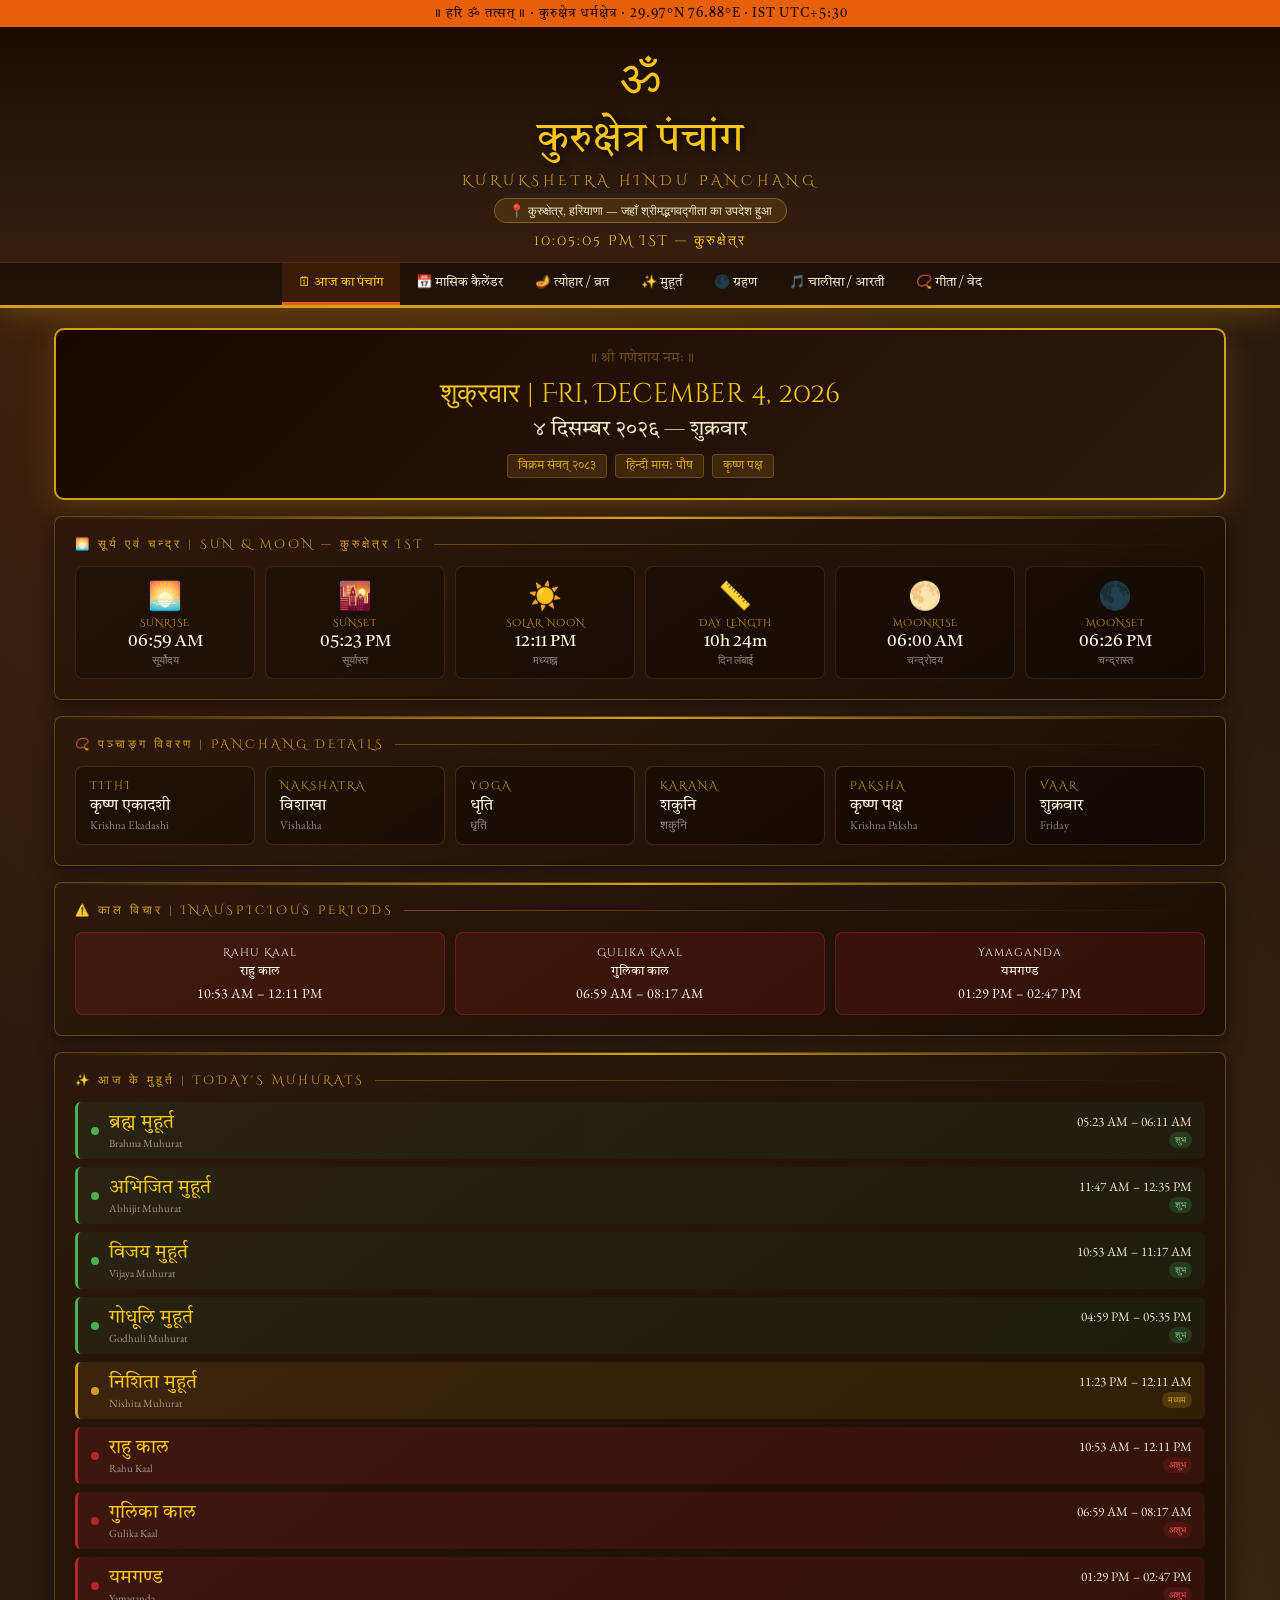
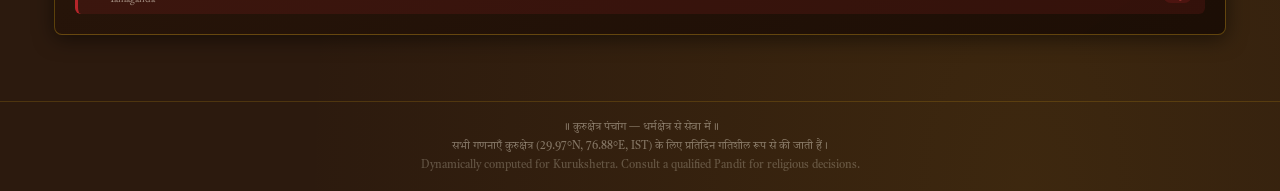
<file: kurukshetra-panchang-5.html>
<!DOCTYPE html>
<html lang="hi">
<head>
<meta charset="UTF-8">
<meta name="viewport" content="width=device-width, initial-scale=1.0">
<title>कुरुक्षेत्र पंचांग | Kurukshetra Panchang</title>
<link href="https://fonts.googleapis.com/css2?family=Tiro+Devanagari+Sanskrit:ital@0;1&family=Cinzel+Decorative:wght@400;700&family=EB+Garamond:ital,wght@0,400;0,600;1,400&display=swap" rel="stylesheet">
<style>
:root{
  --saffron:#E8600A;--gold:#D4A017;--bright-gold:#F5C518;
  --cream:#FDF6E3;--parchment:#F2E8C9;--dark:#2C1A0E;
  --red:#B5252A;--pink:#E8748A;
}
*{box-sizing:border-box;margin:0;padding:0;}
body{
  background:#2C1A0E;
  background-image:
    radial-gradient(ellipse at 20% 0%,rgba(232,96,10,.15) 0%,transparent 50%),
    radial-gradient(ellipse at 80% 100%,rgba(212,160,23,.1) 0%,transparent 50%);
  color:var(--cream);font-family:'EB Garamond',serif;min-height:100vh;
}
/* HEADER */
.hdr{background:linear-gradient(180deg,#1A0800 0%,#2C1A0E 60%,#3D2010 100%);border-bottom:3px solid var(--gold);box-shadow:0 4px 30px rgba(212,160,23,.3);}
.topband{background:var(--saffron);text-align:center;padding:5px 10px;font-family:'Tiro Devanagari Sanskrit',serif;font-size:.8rem;color:#1A0800;letter-spacing:1px;}
.hdrmain{display:flex;flex-direction:column;align-items:center;padding:18px 20px 12px;}
.om{font-size:3rem;color:var(--bright-gold);animation:glow 3s ease-in-out infinite;}
@keyframes glow{0%,100%{text-shadow:0 0 20px rgba(245,197,24,.5);}50%{text-shadow:0 0 50px rgba(245,197,24,.9),0 0 90px rgba(232,96,10,.4);}}
.ttl-hi{font-family:'Tiro Devanagari Sanskrit',serif;font-size:clamp(1.5rem,4vw,2.6rem);color:var(--bright-gold);margin-top:6px;text-shadow:2px 2px 8px rgba(0,0,0,.8);}
.ttl-en{font-family:'Cinzel Decorative',cursive;font-size:clamp(.6rem,1.5vw,.85rem);color:var(--gold);letter-spacing:4px;text-transform:uppercase;margin-top:4px;}
.loctag{margin-top:8px;background:rgba(212,160,23,.15);border:1px solid rgba(212,160,23,.4);border-radius:20px;padding:3px 14px;font-size:.78rem;color:var(--parchment);}
.clk{font-family:'Cinzel Decorative',cursive;font-size:.88rem;color:var(--bright-gold);margin-top:8px;letter-spacing:2px;}
/* NAV */
.nav{display:flex;justify-content:center;flex-wrap:wrap;background:rgba(0,0,0,.45);border-top:1px solid rgba(212,160,23,.2);}
.ntab{
  padding:11px 16px;cursor:pointer;
  font-family:'Tiro Devanagari Sanskrit',serif;font-size:.82rem;
  color:var(--parchment);border:none;background:transparent;
  border-bottom:3px solid transparent;white-space:nowrap;
  transition:color .2s,background .2s,border-color .2s;
}
.ntab:hover{color:var(--bright-gold);background:rgba(212,160,23,.08);}
.ntab.on{color:var(--bright-gold);border-bottom-color:var(--saffron);background:rgba(232,96,10,.13);}
/* PANELS */
.main{max-width:1200px;margin:0 auto;padding:20px 14px 50px;}
.panel{display:none;}
.panel.on{display:block;}
/* CARD */
.card{background:linear-gradient(145deg,rgba(45,25,12,.96),rgba(28,14,5,.99));border:1px solid rgba(212,160,23,.35);border-radius:8px;padding:20px;margin-bottom:16px;position:relative;box-shadow:0 4px 20px rgba(0,0,0,.5);}
.card::before{content:'';position:absolute;top:0;left:0;right:0;height:2px;background:linear-gradient(90deg,transparent,var(--gold),transparent);border-radius:8px 8px 0 0;}
.ctitle{font-family:'Cinzel Decorative',cursive;font-size:.72rem;color:var(--gold);letter-spacing:3px;text-transform:uppercase;margin-bottom:14px;display:flex;align-items:center;gap:10px;}
.ctitle::after{content:'';flex:1;height:1px;background:linear-gradient(90deg,rgba(212,160,23,.4),transparent);}
/* DATE HERO */
.hero{background:linear-gradient(135deg,#1A0800,#2C1A0E);border:2px solid var(--gold);border-radius:10px;padding:20px;text-align:center;margin-bottom:16px;box-shadow:0 8px 32px rgba(212,160,23,.2);}
.hero::before{content:'॥ श्री गणेशाय नमः ॥';display:block;font-family:'Tiro Devanagari Sanskrit',serif;color:rgba(212,160,23,.4);font-size:.85rem;margin-bottom:8px;}
.den{font-family:'Cinzel Decorative',cursive;font-size:clamp(1rem,2.8vw,1.7rem);color:var(--bright-gold);}
.dhi{font-family:'Tiro Devanagari Sanskrit',serif;font-size:clamp(.9rem,2.2vw,1.3rem);color:var(--parchment);margin-top:4px;}
.srow{margin-top:10px;display:flex;justify-content:center;gap:8px;flex-wrap:wrap;}
.sbadge{background:rgba(212,160,23,.15);border:1px solid rgba(212,160,23,.3);border-radius:4px;padding:3px 10px;font-size:.77rem;color:var(--gold);font-family:'Tiro Devanagari Sanskrit',serif;}
/* SUN/MOON */
.smg{display:grid;grid-template-columns:repeat(auto-fit,minmax(128px,1fr));gap:10px;}
.smi{text-align:center;padding:11px;background:rgba(0,0,0,.25);border-radius:8px;border:1px solid rgba(212,160,23,.15);}
.smico{font-size:1.7rem;margin-bottom:3px;}
.smlbl{font-size:.64rem;color:var(--gold);letter-spacing:1px;font-family:'Cinzel Decorative',cursive;text-transform:uppercase;}
.smval{font-size:1.05rem;color:var(--cream);font-family:'Tiro Devanagari Sanskrit',serif;}
.smsub{font-size:.7rem;color:rgba(253,246,227,.5);}
/* PANCHANG */
.p5g{display:grid;grid-template-columns:repeat(auto-fit,minmax(150px,1fr));gap:10px;}
.pi{background:rgba(0,0,0,.3);border:1px solid rgba(212,160,23,.2);border-radius:8px;padding:12px 14px;}
.pilbl{font-size:.66rem;color:var(--gold);letter-spacing:2px;text-transform:uppercase;font-family:'Cinzel Decorative',cursive;margin-bottom:3px;}
.pihi{font-family:'Tiro Devanagari Sanskrit',serif;font-size:1.02rem;color:var(--cream);}
.pien{font-size:.73rem;color:rgba(253,246,227,.5);}
/* RAHU */
.rg{display:grid;grid-template-columns:repeat(auto-fit,minmax(148px,1fr));gap:10px;}
.ri{padding:12px;border-radius:8px;text-align:center;border:1px solid;}
.bad{background:rgba(181,37,42,.15);border-color:rgba(181,37,42,.4);}
.rien{font-size:.68rem;letter-spacing:1px;font-family:'Cinzel Decorative',cursive;margin-bottom:3px;}
.rihi{font-family:'Tiro Devanagari Sanskrit',serif;font-size:.83rem;margin-bottom:4px;}
.ritm{font-size:.87rem;color:var(--cream);}
/* MUHURATS */
.ml{display:flex;flex-direction:column;gap:8px;}
.mit{display:flex;align-items:center;gap:10px;padding:9px 13px;border-radius:6px;border-left:3px solid;}
.shubh{background:rgba(26,74,46,.2);border-color:#4CAF50;}
.ashubh{background:rgba(181,37,42,.15);border-color:var(--red);}
.medium{background:rgba(212,160,23,.1);border-color:var(--gold);}
.mdot{width:8px;height:8px;border-radius:50%;flex-shrink:0;}
.shubh .mdot{background:#4CAF50;}.ashubh .mdot{background:var(--red);}.medium .mdot{background:var(--gold);}
.mnm{flex:1;}
.mhi{font-family:'Tiro Devanagari Sanskrit',serif;font-size:.93rem;}
.men{font-size:.68rem;color:rgba(253,246,227,.55);}
.mtm{font-size:.82rem;color:var(--parchment);text-align:right;white-space:nowrap;}
.mbdg{font-size:.58rem;padding:2px 6px;border-radius:10px;display:inline-block;margin-top:2px;}
/* CALENDAR */
.mnav{display:flex;align-items:center;justify-content:space-between;margin-bottom:14px;}
.mbtn{background:rgba(212,160,23,.15);border:1px solid rgba(212,160,23,.4);color:var(--gold);padding:7px 15px;border-radius:4px;cursor:pointer;font-size:.95rem;transition:background .2s;}
.mbtn:hover{background:rgba(212,160,23,.3);}
.mttl{text-align:center;}
.mhi{font-family:'Tiro Devanagari Sanskrit',serif;font-size:1.2rem;color:var(--bright-gold);}
.men2{font-family:'Cinzel Decorative',cursive;font-size:.65rem;color:var(--gold);letter-spacing:2px;}
.cal{display:grid;grid-template-columns:repeat(7,1fr);gap:3px;}
.ch{text-align:center;padding:5px 2px;font-family:'Cinzel Decorative',cursive;font-size:.56rem;color:var(--gold);}
.cd{min-height:76px;padding:5px;background:rgba(0,0,0,.3);border:1px solid rgba(212,160,23,.1);border-radius:4px;}
.cd.tod{border:2px solid var(--saffron);background:rgba(232,96,10,.1);}
.cd.om{opacity:.3;}
.cd.fd{background:rgba(232,96,10,.07);}
.cd.ecd{background:rgba(80,80,180,.1);border-color:rgba(150,150,255,.2);}
.cde{font-size:.92rem;color:var(--cream);font-weight:600;}
.cdh{font-family:'Tiro Devanagari Sanskrit',serif;font-size:.62rem;color:rgba(253,246,227,.4);}
.cdt{font-family:'Tiro Devanagari Sanskrit',serif;font-size:.6rem;color:var(--gold);}
.cdf{font-size:.56rem;color:var(--pink);line-height:1.3;margin-top:1px;}
.cde2{font-size:.52rem;background:rgba(100,100,255,.3);color:#aaaaff;padding:1px 3px;border-radius:3px;}
@media(max-width:480px){.cd{min-height:50px;padding:3px;}.cdt,.cdf{display:none;}}
/* FESTIVALS */
.fbar{display:flex;gap:7px;flex-wrap:wrap;margin-bottom:12px;}
.fbtn{padding:4px 12px;border-radius:20px;border:1px solid rgba(212,160,23,.3);background:transparent;color:var(--parchment);font-size:.74rem;cursor:pointer;font-family:'Tiro Devanagari Sanskrit',serif;transition:all .2s;}
.fbtn:hover,.fbtn.on{background:rgba(212,160,23,.2);border-color:var(--gold);color:var(--bright-gold);}
.fl{display:flex;flex-direction:column;gap:8px;}
.fi{display:grid;grid-template-columns:96px 1fr auto;gap:8px;align-items:start;padding:10px 12px;background:rgba(0,0,0,.25);border:1px solid rgba(212,160,23,.2);border-radius:6px;border-left:3px solid var(--saffron);}
.fi:hover{background:rgba(212,160,23,.07);}
.fi.fec{border-left-color:#7788ff;}
.fi.fvt{border-left-color:var(--pink);}
.fi.fpst{opacity:.5;}
.fi.ftd{background:rgba(232,96,10,.1);}
.fde{font-size:.76rem;color:var(--gold);}
.fdh{font-family:'Tiro Devanagari Sanskrit',serif;font-size:.68rem;color:rgba(253,246,227,.5);}
.ffh{font-family:'Tiro Devanagari Sanskrit',serif;font-size:.96rem;color:var(--cream);}
.ffe{font-size:.71rem;color:rgba(253,246,227,.5);}
.fti{font-size:.68rem;color:var(--pink);text-align:right;white-space:nowrap;}
.fbd{display:inline-block;font-size:.56rem;padding:2px 6px;border-radius:10px;margin-top:3px;}
@media(max-width:500px){.fi{grid-template-columns:78px 1fr;}.fti{display:none;}}
/* ECLIPSE */
.ecrd{border-color:rgba(119,136,255,.4)!important;}
.ecrd::before{background:linear-gradient(90deg,transparent,#7788ff,transparent)!important;}
.egrid{display:grid;grid-template-columns:repeat(auto-fit,minmax(255px,1fr));gap:14px;}
.ei{padding:15px;border-radius:8px;border:1px solid rgba(119,136,255,.3);background:rgba(0,0,30,.4);}
.ety{font-family:'Cinzel Decorative',cursive;font-size:.7rem;color:#aaaaff;letter-spacing:2px;margin-bottom:5px;}
.enhi{font-family:'Tiro Devanagari Sanskrit',serif;font-size:1.05rem;color:var(--cream);}
.edtxt{font-size:.8rem;color:var(--gold);margin-top:3px;}
.eph{margin-top:9px;display:flex;flex-direction:column;gap:3px;}
.ep{display:flex;justify-content:space-between;font-size:.74rem;padding:4px 7px;background:rgba(0,0,0,.3);border-radius:4px;}
.epn{color:#aaaaff;}.ept{color:var(--cream);}
.enote{font-size:.66rem;color:rgba(253,246,227,.4);margin-top:7px;font-style:italic;}
/* TODAY BANNER */
.tbanner{background:linear-gradient(135deg,rgba(232,96,10,.12),rgba(212,160,23,.08));border:1px solid rgba(232,96,10,.3);border-radius:8px;padding:9px 14px;margin-bottom:10px;font-family:'Tiro Devanagari Sanskrit',serif;font-size:.87rem;color:var(--parchment);text-align:center;}
/* SCROLLBAR */
::-webkit-scrollbar{width:5px;}::-webkit-scrollbar-track{background:var(--dark);}::-webkit-scrollbar-thumb{background:var(--gold);border-radius:3px;}
footer{text-align:center;padding:18px;font-size:.7rem;color:rgba(253,246,227,.4);border-top:1px solid rgba(212,160,23,.2);font-family:'Tiro Devanagari Sanskrit',serif;}

/* ═══ BHAJAN / CHALISA / AARTI TAB ═══ */
.bj-filter-bar{display:flex;gap:7px;flex-wrap:wrap;margin-bottom:16px;}
.bj-fbtn{padding:5px 14px;border-radius:20px;border:1px solid rgba(212,160,23,.3);background:transparent;color:var(--parchment);font-size:.76rem;cursor:pointer;font-family:'Tiro Devanagari Sanskrit',serif;transition:all .2s;}
.bj-fbtn:hover,.bj-fbtn.on{background:rgba(212,160,23,.2);border-color:var(--gold);color:var(--bright-gold);}

/* PLAYER BAR */
.player-bar{
  position:sticky;top:0;z-index:100;
  background:linear-gradient(135deg,#1A0800,#2D1200);
  border:2px solid var(--gold);border-radius:10px;
  padding:14px 18px;margin-bottom:18px;
  box-shadow:0 6px 30px rgba(0,0,0,.7),0 0 20px rgba(212,160,23,.15);
  display:none;
}
.player-bar.visible{display:block;}
.player-now{display:flex;align-items:center;gap:12px;margin-bottom:12px;}
.player-deity-ico{font-size:2.2rem;flex-shrink:0;animation:spin-slow 8s linear infinite;}
@keyframes spin-slow{from{transform:rotate(0deg);}to{transform:rotate(360deg);}}
.player-deity-ico.paused{animation-play-state:paused;}
.player-info{flex:1;min-width:0;}
.player-name-hi{font-family:'Tiro Devanagari Sanskrit',serif;font-size:1.05rem;color:var(--bright-gold);white-space:nowrap;overflow:hidden;text-overflow:ellipsis;}
.player-name-en{font-size:.72rem;color:rgba(253,246,227,.55);margin-top:1px;}
.player-type-badge{font-size:.6rem;padding:2px 8px;border-radius:10px;background:rgba(232,96,10,.25);color:#FFB347;font-family:'Cinzel Decorative',cursive;letter-spacing:1px;margin-top:3px;display:inline-block;}
.player-controls{display:flex;align-items:center;gap:10px;flex-wrap:wrap;}
.pc-btn{
  width:38px;height:38px;border-radius:50%;border:none;cursor:pointer;
  display:flex;align-items:center;justify-content:center;font-size:1rem;
  transition:all .2s;flex-shrink:0;
}
.pc-btn.prev,.pc-btn.next{background:rgba(212,160,23,.15);color:var(--gold);}
.pc-btn.prev:hover,.pc-btn.next:hover{background:rgba(212,160,23,.35);}
.pc-btn.play{background:var(--saffron);color:#fff;width:44px;height:44px;font-size:1.2rem;box-shadow:0 0 15px rgba(232,96,10,.4);}
.pc-btn.play:hover{background:var(--bright-gold);color:#1A0800;}
.player-progress{flex:1;min-width:120px;display:flex;flex-direction:column;gap:4px;}
.progress-track{width:100%;height:4px;background:rgba(255,255,255,.1);border-radius:2px;cursor:pointer;position:relative;}
.progress-fill{height:100%;background:linear-gradient(90deg,var(--saffron),var(--bright-gold));border-radius:2px;width:0%;transition:width .5s linear;pointer-events:none;}
.progress-times{display:flex;justify-content:space-between;font-size:.65rem;color:rgba(253,246,227,.5);font-family:'Cinzel Decorative',cursive;}
.pc-vol{display:flex;align-items:center;gap:6px;flex-shrink:0;}
.pc-vol-ico{font-size:.9rem;color:var(--gold);}
.vol-slider{-webkit-appearance:none;width:70px;height:3px;border-radius:2px;background:rgba(255,255,255,.15);outline:none;cursor:pointer;}
.vol-slider::-webkit-slider-thumb{-webkit-appearance:none;width:12px;height:12px;border-radius:50%;background:var(--gold);cursor:pointer;}
.pc-loop{background:transparent;border:1px solid rgba(212,160,23,.3);color:var(--gold);font-size:.65rem;padding:3px 8px;border-radius:10px;cursor:pointer;font-family:'Cinzel Decorative',cursive;letter-spacing:1px;transition:all .2s;white-space:nowrap;}
.pc-loop.on{background:rgba(212,160,23,.25);color:var(--bright-gold);}

/* TRACK GRID */
.track-grid{display:grid;grid-template-columns:repeat(auto-fill,minmax(280px,1fr));gap:14px;}
.track-card{
  background:linear-gradient(145deg,rgba(40,20,8,.97),rgba(25,10,2,.99));
  border:1px solid rgba(212,160,23,.25);border-radius:10px;
  padding:16px;cursor:pointer;transition:all .25s;position:relative;overflow:hidden;
}
.track-card::before{content:'';position:absolute;top:0;left:0;right:0;height:2px;background:linear-gradient(90deg,transparent,var(--gold),transparent);opacity:0;transition:opacity .3s;}
.track-card:hover{border-color:rgba(212,160,23,.5);background:linear-gradient(145deg,rgba(55,28,10,.97),rgba(35,15,3,.99));transform:translateY(-2px);box-shadow:0 8px 24px rgba(0,0,0,.5);}
.track-card:hover::before{opacity:1;}
.track-card.playing{border-color:var(--saffron);background:linear-gradient(145deg,rgba(80,35,5,.97),rgba(50,20,2,.99));box-shadow:0 0 20px rgba(232,96,10,.2);}
.track-card.playing::before{opacity:1;background:linear-gradient(90deg,transparent,var(--saffron),transparent);}
.tc-top{display:flex;align-items:flex-start;gap:12px;margin-bottom:10px;}
.tc-icon{font-size:2.4rem;flex-shrink:0;line-height:1;}
.tc-meta{flex:1;min-width:0;}
.tc-name-hi{font-family:'Tiro Devanagari Sanskrit',serif;font-size:1.05rem;color:var(--cream);line-height:1.3;}
.tc-name-en{font-size:.72rem;color:rgba(253,246,227,.5);margin-top:2px;}
.tc-deity{font-size:.68rem;color:var(--gold);margin-top:3px;font-family:'Tiro Devanagari Sanskrit',serif;}
.tc-badges{display:flex;gap:5px;flex-wrap:wrap;margin-top:6px;}
.tc-badge{font-size:.58rem;padding:2px 7px;border-radius:10px;font-family:'Cinzel Decorative',cursive;letter-spacing:.5px;}
.badge-chalisa{background:rgba(232,96,10,.2);color:#FFB347;}
.badge-aarti{background:rgba(232,116,138,.2);color:var(--pink);}
.badge-mantra{background:rgba(26,74,46,.25);color:#81C784;}
.badge-stotra{background:rgba(119,136,255,.2);color:#aaaaff;}
.tc-bottom{display:flex;align-items:center;justify-content:space-between;gap:8px;}
.tc-duration{font-size:.68rem;color:rgba(253,246,227,.4);font-family:'Cinzel Decorative',cursive;}
.tc-play-btn{
  display:flex;align-items:center;gap:5px;
  background:linear-gradient(135deg,var(--saffron),var(--deep-saffron,#C14B00));
  color:#fff;border:none;border-radius:20px;
  padding:6px 14px;font-size:.72rem;cursor:pointer;
  font-family:'Cinzel Decorative',cursive;letter-spacing:.5px;
  transition:all .2s;white-space:nowrap;
}
.tc-play-btn:hover{background:linear-gradient(135deg,var(--bright-gold),var(--gold));color:#1A0800;}
.track-card.playing .tc-play-btn{background:linear-gradient(135deg,#4CAF50,#2E7D32);}
.tc-eq{display:flex;align-items:flex-end;gap:2px;height:16px;}
.tc-eq span{width:3px;background:var(--saffron);border-radius:2px;animation:eq 0.6s ease-in-out infinite alternate;}
.tc-eq span:nth-child(2){animation-delay:.1s;}.tc-eq span:nth-child(3){animation-delay:.2s;}.tc-eq span:nth-child(4){animation-delay:.3s;}
@keyframes eq{from{height:3px;}to{height:14px;}}

/* CHALISA TEXT MODAL */
.modal-overlay{display:none;position:fixed;inset:0;background:rgba(0,0,0,.85);z-index:1000;overflow-y:auto;padding:20px;}
.modal-overlay.open{display:flex;align-items:flex-start;justify-content:center;}
.modal-box{
  background:linear-gradient(145deg,#1A0800,#2C1A0E);
  border:2px solid var(--gold);border-radius:12px;
  max-width:700px;width:100%;padding:24px;position:relative;
  box-shadow:0 20px 60px rgba(0,0,0,.8);margin:auto;
}
.modal-box::before{content:'';position:absolute;top:0;left:0;right:0;height:3px;background:linear-gradient(90deg,transparent,var(--bright-gold),transparent);border-radius:12px 12px 0 0;}
.modal-close{position:absolute;top:14px;right:14px;background:rgba(212,160,23,.2);border:1px solid rgba(212,160,23,.3);color:var(--gold);width:30px;height:30px;border-radius:50%;cursor:pointer;font-size:1rem;display:flex;align-items:center;justify-content:center;transition:all .2s;}
.modal-close:hover{background:rgba(212,160,23,.4);}
.modal-title{font-family:'Tiro Devanagari Sanskrit',serif;font-size:1.4rem;color:var(--bright-gold);text-align:center;margin-bottom:6px;}
.modal-subtitle{font-family:'Cinzel Decorative',cursive;font-size:.65rem;color:var(--gold);text-align:center;letter-spacing:3px;margin-bottom:16px;}
.modal-divider{text-align:center;color:var(--gold);opacity:.4;font-size:1rem;letter-spacing:8px;margin:12px 0;}
.chalisa-text{
  font-family:'Tiro Devanagari Sanskrit',serif;
  font-size:.97rem;line-height:2.1;color:var(--parchment);
  white-space:pre-wrap;
}
.chalisa-text .doha{color:var(--bright-gold);font-style:italic;}
.chalisa-text .chaupai-num{color:rgba(212,160,23,.5);font-size:.75rem;}
.read-btn{
  display:inline-flex;align-items:center;gap:5px;
  background:rgba(212,160,23,.15);border:1px solid rgba(212,160,23,.3);
  color:var(--gold);padding:5px 12px;border-radius:6px;
  font-size:.7rem;cursor:pointer;font-family:'Cinzel Decorative',cursive;
  letter-spacing:.5px;transition:all .2s;white-space:nowrap;margin-left:6px;
}
.read-btn:hover{background:rgba(212,160,23,.3);}

/* MEANING & PURPOSE STYLES */
.purpose-box{background:rgba(212,160,23,.08);border:1px solid rgba(212,160,23,.25);border-radius:8px;padding:14px 16px;margin-bottom:16px;}
.purpose-title{font-family:'Cinzel Decorative',cursive;font-size:.65rem;color:var(--bright-gold);letter-spacing:3px;text-transform:uppercase;margin-bottom:8px;}
.purpose-text{font-family:'Tiro Devanagari Sanskrit',serif;font-size:.88rem;line-height:1.9;color:var(--parchment);}
.verse-block{margin:10px 0;padding:10px 14px;border-left:3px solid rgba(212,160,23,.4);background:rgba(0,0,0,.2);border-radius:0 6px 6px 0;}
.verse-original{font-family:'Tiro Devanagari Sanskrit',serif;font-size:.97rem;color:var(--cream);line-height:1.9;}
.verse-meaning{font-size:.82rem;color:rgba(253,246,227,.65);line-height:1.7;margin-top:5px;font-style:italic;}
.verse-meaning::before{content:'अर्थ: ';color:var(--gold);font-style:normal;font-weight:600;}
.katha-section{margin:14px 0;}
.katha-section-title{font-family:'Cinzel Decorative',cursive;font-size:.68rem;color:var(--saffron);letter-spacing:2px;text-transform:uppercase;margin-bottom:8px;padding-bottom:4px;border-bottom:1px solid rgba(232,96,10,.25);}
.katha-text{font-family:'Tiro Devanagari Sanskrit',serif;font-size:.93rem;line-height:2;color:var(--parchment);}
.modal-tabs{display:flex;gap:6px;margin-bottom:14px;flex-wrap:wrap;}
.modal-tab-btn{padding:5px 14px;border-radius:20px;border:1px solid rgba(212,160,23,.3);background:transparent;color:var(--parchment);font-size:.72rem;cursor:pointer;font-family:'Tiro Devanagari Sanskrit',serif;transition:all .2s;}
.modal-tab-btn:hover,.modal-tab-btn.on{background:rgba(212,160,23,.2);border-color:var(--gold);color:var(--bright-gold);}
.modal-section{display:none;}.modal-section.on{display:block;}

/* ═══ GITA / VEDA READER STYLES ═══ */
.gv-grid{display:grid;grid-template-columns:repeat(auto-fill,minmax(200px,1fr));gap:14px;margin-bottom:0;}
.gv-card{background:linear-gradient(145deg,rgba(40,20,8,.97),rgba(25,10,2,.99));border:1px solid rgba(212,160,23,.3);border-radius:10px;padding:18px 16px;cursor:pointer;transition:all .25s;text-align:center;position:relative;}
.gv-card::before{content:'';position:absolute;top:0;left:0;right:0;height:2px;background:linear-gradient(90deg,transparent,var(--gold),transparent);opacity:0;transition:opacity .3s;border-radius:10px 10px 0 0;}
.gv-card:hover{border-color:rgba(212,160,23,.6);transform:translateY(-2px);box-shadow:0 8px 24px rgba(0,0,0,.5);}
.gv-card:hover::before{opacity:1;}
.gv-icon{font-size:2.4rem;margin-bottom:10px;line-height:1;}
.gv-name-hi{font-family:'Tiro Devanagari Sanskrit',serif;font-size:1.1rem;color:var(--bright-gold);margin-bottom:3px;}
.gv-name-en{font-family:'Cinzel Decorative',cursive;font-size:.6rem;color:var(--gold);letter-spacing:2px;text-transform:uppercase;margin-bottom:8px;}
.gv-desc{font-size:.75rem;color:rgba(253,246,227,.55);line-height:1.5;}
.gv-badge{display:inline-block;font-size:.58rem;padding:2px 8px;border-radius:10px;margin-top:8px;font-family:'Cinzel Decorative',cursive;letter-spacing:1px;}
.badge-gita{background:rgba(212,160,23,.2);color:var(--bright-gold);}
.badge-veda{background:rgba(26,74,46,.3);color:#81C784;}
/* READER */
.reader-wrap{display:none;}
.reader-wrap.open{display:block;}
.reader-header{display:flex;align-items:center;gap:12px;margin-bottom:16px;flex-wrap:wrap;}
.reader-back{background:rgba(212,160,23,.15);border:1px solid rgba(212,160,23,.3);color:var(--gold);padding:6px 14px;border-radius:6px;cursor:pointer;font-size:.8rem;font-family:'Tiro Devanagari Sanskrit',serif;transition:all .2s;}
.reader-back:hover{background:rgba(212,160,23,.3);}
.reader-title{font-family:'Tiro Devanagari Sanskrit',serif;font-size:1.2rem;color:var(--bright-gold);flex:1;}
.chapter-grid{display:grid;grid-template-columns:repeat(auto-fill,minmax(90px,1fr));gap:8px;margin-bottom:16px;}
.ch-btn{padding:8px 6px;background:rgba(0,0,0,.3);border:1px solid rgba(212,160,23,.2);border-radius:6px;cursor:pointer;text-align:center;transition:all .2s;color:var(--parchment);}
.ch-btn:hover,.ch-btn.on{background:rgba(212,160,23,.2);border-color:var(--gold);color:var(--bright-gold);}
.ch-btn-num{font-family:'Cinzel Decorative',cursive;font-size:.7rem;color:var(--gold);}
.ch-btn-hi{font-family:'Tiro Devanagari Sanskrit',serif;font-size:.78rem;margin-top:2px;}
.ch-content{background:rgba(0,0,0,.25);border:1px solid rgba(212,160,23,.2);border-radius:8px;padding:18px;}
.ch-content-title{font-family:'Tiro Devanagari Sanskrit',serif;font-size:1.15rem;color:var(--bright-gold);margin-bottom:4px;}
.ch-content-sub{font-family:'Cinzel Decorative',cursive;font-size:.62rem;color:var(--gold);letter-spacing:2px;margin-bottom:6px;}
.ch-purpose{background:rgba(212,160,23,.07);border:1px solid rgba(212,160,23,.2);border-radius:6px;padding:10px 14px;margin-bottom:12px;font-family:'Tiro Devanagari Sanskrit',serif;font-size:.85rem;color:var(--parchment);line-height:1.8;}
.ch-purpose-lbl{font-family:'Cinzel Decorative',cursive;font-size:.6rem;color:var(--saffron);letter-spacing:2px;text-transform:uppercase;display:block;margin-bottom:5px;}
.shloka-block{margin:10px 0;padding:12px 14px;border-left:3px solid rgba(212,160,23,.4);background:rgba(0,0,0,.2);border-radius:0 6px 6px 0;}
.shloka-num{font-family:'Cinzel Decorative',cursive;font-size:.6rem;color:rgba(212,160,23,.6);letter-spacing:1px;margin-bottom:4px;}
.shloka-text{font-family:'Tiro Devanagari Sanskrit',serif;font-size:.95rem;color:var(--cream);line-height:2;}
.shloka-meaning{font-size:.82rem;color:rgba(253,246,227,.62);line-height:1.7;margin-top:6px;border-top:1px solid rgba(212,160,23,.15);padding-top:6px;}
.shloka-meaning::before{content:'अर्थ: ';color:var(--gold);font-weight:600;}
.reader-audio{display:flex;align-items:center;gap:10px;background:rgba(0,0,0,.3);border:1px solid rgba(212,160,23,.2);border-radius:8px;padding:10px 14px;margin-bottom:14px;flex-wrap:wrap;}
.ra-label{font-family:'Tiro Devanagari Sanskrit',serif;font-size:.85rem;color:var(--gold);}
.ra-note{font-size:.7rem;color:rgba(253,246,227,.4);font-style:italic;}
.gv-main{}.gv-reader{}
</style>
</head>
<body>

<div class="hdr">
  <div class="topband">॥ हरि ॐ तत्सत् ॥ · कुरुक्षेत्र धर्मक्षेत्र · 29.97°N 76.88°E · IST UTC+5:30</div>
  <div class="hdrmain">
    <div class="om">ॐ</div>
    <div class="ttl-hi">कुरुक्षेत्र पंचांग</div>
    <div class="ttl-en">Kurukshetra Hindu Panchang</div>
    <div class="loctag">📍 कुरुक्षेत्र, हरियाणा — जहाँ श्रीमद्भगवद्गीता का उपदेश हुआ</div>
    <div class="clk" id="clk">--:--:-- IST</div>
  </div>
  <nav class="nav">
    <button class="ntab on"  onclick="showTab('panchang',this)">🗓 आज का पंचांग</button>
    <button class="ntab"     onclick="showTab('calendar',this)">📅 मासिक कैलेंडर</button>
    <button class="ntab"     onclick="showTab('festivals',this)">🪔 त्योहार / व्रत</button>
    <button class="ntab"     onclick="showTab('muhurat',this)">✨ मुहूर्त</button>
    <button class="ntab"     onclick="showTab('eclipse',this)">🌑 ग्रहण</button>
    <button class="ntab"     onclick="showTab('bhajan',this)">🎵 चालीसा / आरती</button>
    <button class="ntab"     onclick="showTab('gitaved',this)">📿 गीता / वेद</button>
  </nav>
</div>

<div class="main">

  <!-- PANCHANG -->
  <div class="panel on" id="P-panchang">
    <div class="hero" id="dateHero"></div>
    <div class="card"><div class="ctitle">🌅 सूर्य एवं चन्द्र | Sun &amp; Moon — कुरुक्षेत्र IST</div><div class="smg" id="smGrid"></div></div>
    <div class="card"><div class="ctitle">📿 पञ्चाङ्ग विवरण | Panchang Details</div><div class="p5g" id="p5Grid"></div></div>
    <div class="card"><div class="ctitle">⚠️ काल विचार | Inauspicious Periods</div><div class="rg" id="rg1"></div></div>
    <div class="card"><div class="ctitle">✨ आज के मुहूर्त | Today's Muhurats</div><div class="ml" id="ml1"></div></div>
  </div>

  <!-- CALENDAR -->
  <div class="panel" id="P-calendar">
    <div class="card">
      <div class="mnav">
        <button class="mbtn" onclick="calNav(-1)">◀ पूर्व</button>
        <div class="mttl"><div class="mhi" id="calHi"></div><div class="men2" id="calEn"></div></div>
        <button class="mbtn" onclick="calNav(1)">आगे ▶</button>
      </div>
      <div class="cal" id="calGrid"></div>
      <div style="display:flex;gap:12px;margin-top:11px;flex-wrap:wrap;font-size:.68rem;color:rgba(253,246,227,.55);">
        <span>🟠 आज</span><span style="color:var(--pink)">● त्योहार</span><span style="color:#aaaaff">● ग्रहण</span><span style="color:var(--gold)">🙏 एकादशी</span>
      </div>
    </div>
  </div>

  <!-- FESTIVALS -->
  <div class="panel" id="P-festivals">
    <div class="card">
      <div class="ctitle">🪔 2025–2026 त्योहार एवं व्रत | Festivals &amp; Vrats</div>
      <div class="fbar">
        <button class="fbtn on"  onclick="filterFest('all',this)">सभी | All</button>
        <button class="fbtn"     onclick="filterFest('festival',this)">त्योहार</button>
        <button class="fbtn"     onclick="filterFest('vrat',this)">व्रत</button>
        <button class="fbtn"     onclick="filterFest('ekadashi',this)">एकादशी</button>
        <button class="fbtn"     onclick="filterFest('eclipse',this)">ग्रहण</button>
      </div>
      <div class="fl" id="flist"></div>
    </div>
  </div>

  <!-- MUHURAT -->
  <div class="panel" id="P-muhurat">
    <div class="card">
      <div class="ctitle">✨ शुभ मुहूर्त | Auspicious Timings</div>
      <div class="tbanner" id="mBanner"></div>
      <div class="ml" id="ml2"></div>
    </div>
    <div class="card"><div class="ctitle">🚫 अशुभ काल | Inauspicious Periods</div><div class="rg" id="rg2"></div></div>
    <div class="card"><div class="ctitle">📖 मुहूर्त मार्गदर्शिका | Guide</div>
      <div style="font-family:'Tiro Devanagari Sanskrit',serif;line-height:2;font-size:.9rem;color:var(--parchment);">
        <p><span style="color:var(--bright-gold)">ब्रह्म मुहूर्त</span> — सूर्योदय से ९६ मिनट पूर्व। ध्यान, पूजा, अध्ययन हेतु सर्वोत्तम।</p>
        <p style="margin-top:5px"><span style="color:var(--bright-gold)">अभिजित मुहूर्त</span> — मध्याह्न के निकट ४८ मिनट। विवाह, गृहप्रवेश, यात्रा हेतु श्रेष्ठ।</p>
        <p style="margin-top:5px"><span style="color:var(--bright-gold)">विजय मुहूर्त</span> — दिन के तीसरे भाग में। नए कार्य प्रारम्भ हेतु शुभ।</p>
        <p style="margin-top:5px"><span style="color:var(--bright-gold)">गोधूलि मुहूर्त</span> — सूर्यास्त के समय। विवाह एवं शुभ कार्यों हेतु उत्तम।</p>
        <p style="margin-top:5px"><span style="color:var(--pink)">राहु काल / गुलिका / यमगण्ड</span> — इन कालों में शुभ कार्य वर्जित हैं।</p>
      </div>
    </div>
  </div>

  <!-- ECLIPSE -->
  <div class="panel" id="P-eclipse">
    <div class="card ecrd">
      <div class="ctitle" style="color:#aaaaff">🌑 2025–2026 ग्रहण | Eclipses — कुरुक्षेत्र IST</div>
      <div class="egrid" id="eGrid"></div>
    </div>
    <div class="card"><div class="ctitle">📖 ग्रहण नियम | Eclipse Guidelines</div>
      <div style="font-family:'Tiro Devanagari Sanskrit',serif;line-height:2;font-size:.9rem;color:var(--parchment);">
        <p>• <span style="color:var(--bright-gold)">सूर्य ग्रहण</span> — सूतक: ग्रहण से 12 घंटे पूर्व। <span style="color:var(--bright-gold)">चंद्र ग्रहण</span> — सूतक: 9 घंटे पूर्व।</p>
        <p>• ग्रहण काल में पूजा-पाठ एवं मंत्र जप करें।</p>
        <p>• ग्रहण समाप्ति के बाद <span style="color:var(--bright-gold)">स्नान एवं दान</span> करें।</p>
        <p>• गर्भवती महिलाएं ग्रहण न देखें।</p>
        <p>• कुरुक्षेत्र में <span style="color:var(--gold)">ब्रह्मसर</span> एवं <span style="color:var(--gold)">सन्निहित सरोवर</span> में ग्रहण स्नान का विशेष पुण्य।</p>
      </div>
    </div>
  </div>

  <!-- BHAJAN / CHALISA / AARTI -->
  <div class="panel" id="P-bhajan">

    <!-- STICKY PLAYER BAR -->
    <div class="player-bar" id="playerBar">
      <div class="player-now">
        <div class="tc-icon player-deity-ico paused" id="playerIcon">🪔</div>
        <div class="player-info">
          <div class="player-name-hi" id="playerNameHi">—</div>
          <div class="player-name-en" id="playerNameEn">Select a track to begin</div>
          <div class="player-type-badge" id="playerTypeBadge">—</div>
        </div>
      </div>
      <div class="player-controls">
        <button class="pc-btn prev" onclick="playerPrev()" title="Previous">⏮</button>
        <button class="pc-btn play" id="playBtn" onclick="togglePlay()">▶</button>
        <button class="pc-btn next" onclick="playerNext()" title="Next">⏭</button>
        <div class="player-progress">
          <div class="progress-track" id="progressTrack" onclick="seekAudio(event)">
            <div class="progress-fill" id="progressFill"></div>
          </div>
          <div class="progress-times">
            <span id="timeElapsed">0:00</span>
            <span id="timeDuration">0:00</span>
          </div>
        </div>
        <div class="pc-vol">
          <span class="pc-vol-ico">🔊</span>
          <input class="vol-slider" type="range" min="0" max="1" step="0.05" value="0.8" oninput="setVolume(this.value)" title="Volume">
        </div>
        <button class="pc-loop" id="loopBtn" onclick="toggleLoop()">🔁 LOOP</button>
      </div>
    </div>

    <!-- FILTER BAR -->
    <div class="card" style="padding:16px 20px;">
      <div class="ctitle">🎵 चालीसा, आरती एवं मंत्र | Chalisa, Aarti &amp; Mantras</div>
      <div class="bj-filter-bar">
        <button class="bj-fbtn on" onclick="bjFilter('all',this)">सभी | All</button>
        <button class="bj-fbtn"    onclick="bjFilter('chalisa',this)">📜 चालीसा</button>
        <button class="bj-fbtn"    onclick="bjFilter('aarti',this)">🪔 आरती</button>
        <button class="bj-fbtn"    onclick="bjFilter('katha',this)">📖 कथा</button>
        <button class="bj-fbtn"    onclick="bjFilter('mantra',this)">📿 मंत्र</button>
        <button class="bj-fbtn"    onclick="bjFilter('stotra',this)">🌸 स्तोत्र</button>
      </div>
      <div class="track-grid" id="trackGrid"></div>
    </div>

    <!-- HOW TO USE NOTE -->
    <div class="card">
      <div class="ctitle">ℹ️ जानकारी | How to Use</div>
      <div style="font-family:'Tiro Devanagari Sanskrit',serif;line-height:2;font-size:.88rem;color:var(--parchment);">
        <p>• किसी भी कार्ड पर <span style="color:var(--bright-gold)">▶ बजाएं</span> बटन दबाएं — ऑडियो प्लेयर ऊपर दिखेगा।</p>
        <p>• <span style="color:var(--bright-gold)">📖 पढ़ें</span> बटन से चालीसा / आरती का पूर्ण पाठ देखें।</p>
        <p>• वेबसाइट पर ऑडियो फाइलें होस्ट करने के लिए अपनी MP3 फाइलें <code style="background:rgba(255,255,255,.08);padding:1px 5px;border-radius:3px;">audio/</code> फोल्डर में रखें।</p>
        <p>• नई चालीसा/आरती जोड़ने के लिए JavaScript में <code style="background:rgba(255,255,255,.08);padding:1px 5px;border-radius:3px;">TRACKS</code> array में entry जोड़ें।</p>
      </div>
    </div>

  </div>

  <!-- GITA / VEDA -->
  <div class="panel" id="P-gitaved">
    <div class="card">
      <div class="ctitle">📿 श्रीमद्भगवद्गीता एवं चारों वेद | Bhagavad Gita &amp; Four Vedas</div>

      <!-- SCRIPTURE SELECTION GRID -->
      <div class="gv-main" id="gvMain">
        <div style="font-family:'Tiro Devanagari Sanskrit',serif;font-size:.9rem;color:var(--parchment);margin-bottom:16px;line-height:1.8;">
          किसी भी ग्रन्थ पर क्लिक करें → अध्याय चुनें → श्लोक पढ़ें एवं अर्थ समझें।
          <span style="color:rgba(253,246,227,.5);font-size:.78rem;"> Click any scripture → choose chapter → read shlokas with meanings.</span>
        </div>
        <div class="gv-grid" id="gvGrid"></div>
      </div>

      <!-- READER VIEW (shown when scripture selected) -->
      <div class="gv-reader" id="gvReader" style="display:none;">
        <div class="reader-header">
          <button class="reader-back" onclick="closeReader()">← वापस | Back</button>
          <div class="reader-title" id="readerTitle"></div>
        </div>
        <div class="reader-audio">
          <span class="ra-label">🎵 श्रवण | Listen:</span>
          <span class="ra-note">अपनी MP3 फाइलें <code>audio/gita/</code> फोल्डर में रखें। नीचे प्लेयर से बजाएं।</span>
          <button class="tc-play-btn" style="padding:5px 12px;font-size:.7rem;" onclick="playScriptureAudio()">▶ बजाएं</button>
        </div>
        <!-- Chapter buttons -->
        <div class="chapter-grid" id="chapterGrid"></div>
        <!-- Chapter content -->
        <div class="ch-content" id="chContent" style="display:none;"></div>
      </div>
    </div>
  </div>

</div>

<!-- CHALISA TEXT MODAL -->
<div class="modal-overlay" id="chalisaModal" onclick="closeModal(event)">
  <div class="modal-box">
    <button class="modal-close" onclick="closeModalBtn()">✕</button>
    <div class="modal-title" id="modalTitle"></div>
    <div class="modal-subtitle" id="modalSubtitle"></div>
    <div class="modal-divider">॥ ॐ ॥</div>
    <!-- MODAL TABS -->
    <div class="modal-tabs">
      <button class="modal-tab-btn on" onclick="switchModalTab('text',this)">📜 पाठ | Text</button>
      <button class="modal-tab-btn" onclick="switchModalTab('meaning',this)">💡 अर्थ | Meaning</button>
      <button class="modal-tab-btn" onclick="switchModalTab('purpose',this)">🙏 महत्व | Purpose</button>
    </div>
    <div class="modal-section on" id="mSec-text"><div class="chalisa-text" id="modalText"></div></div>
    <div class="modal-section" id="mSec-meaning"><div id="modalMeaning"></div></div>
    <div class="modal-section" id="mSec-purpose"><div id="modalPurpose"></div></div>
  </div>
</div>

<footer>
  <div>॥ कुरुक्षेत्र पंचांग — धर्मक्षेत्र से सेवा में ॥</div>
  <div style="margin-top:4px">सभी गणनाएँ कुरुक्षेत्र (29.97°N, 76.88°E, IST) के लिए प्रतिदिन गतिशील रूप से की जाती हैं।</div>
  <div style="margin-top:4px;color:rgba(253,246,227,.25)">Dynamically computed for Kurukshetra. Consult a qualified Pandit for religious decisions.</div>
</footer>

<script>
/* ══════════════════════════════════════════
   TAB SWITCHING — direct global function, onclick
   ══════════════════════════════════════════ */
function showTab(name, btn) {
  // hide all panels
  var panels = document.querySelectorAll('.panel');
  for (var i = 0; i < panels.length; i++) panels[i].classList.remove('on');
  // remove active from all tabs
  var tabs = document.querySelectorAll('.ntab');
  for (var i = 0; i < tabs.length; i++) tabs[i].classList.remove('on');
  // show chosen panel and mark tab active
  document.getElementById('P-' + name).classList.add('on');
  btn.classList.add('on');
}

/* ══════════════════════════════════════════
   CONSTANTS
   ══════════════════════════════════════════ */
var LAT = 29.9695, LON = 76.8783, IST_H = 5.5;

var HIM = ['जनवरी','फरवरी','मार्च','अप्रैल','मई','जून','जुलाई','अगस्त','सितम्बर','अक्टूबर','नवम्बर','दिसम्बर'];
var ENM = ['January','February','March','April','May','June','July','August','September','October','November','December'];
var WDS = ['रवि','सोम','मंगल','बुध','गुरु','शुक्र','शनि'];
var WDE = ['Sun','Mon','Tue','Wed','Thu','Fri','Sat'];
var WDF = ['रविवार','सोमवार','मंगलवार','बुधवार','गुरुवार','शुक्रवार','शनिवार'];
var HMN = ['चैत्र','वैशाख','ज्येष्ठ','आषाढ़','श्रावण','भाद्रपद','आश्विन','कार्तिक','मार्गशीर्ष','पौष','माघ','फाल्गुन'];
var THI = ['प्रतिपदा','द्वितीया','तृतीया','चतुर्थी','पञ्चमी','षष्ठी','सप्तमी','अष्टमी','नवमी','दशमी','एकादशी','द्वादशी','त्रयोदशी','चतुर्दशी','पूर्णिमा'];
var TEN = ['Pratipada','Dvitiya','Tritiya','Chaturthi','Panchami','Shashthi','Saptami','Ashtami','Navami','Dashami','Ekadashi','Dwadashi','Trayodashi','Chaturdashi','Purnima'];
var NKH = ['अश्विनी','भरणी','कृत्तिका','रोहिणी','मृगशिरा','आर्द्रा','पुनर्वसु','पुष्य','आश्लेषा','मघा','पू.फाल्गुनी','उ.फाल्गुनी','हस्त','चित्रा','स्वाति','विशाखा','अनुराधा','ज्येष्ठा','मूल','पू.आषाढ़ा','उ.आषाढ़ा','श्रवण','धनिष्ठा','शतभिषा','पू.भाद्रपद','उ.भाद्रपद','रेवती'];
var NKE = ['Ashwini','Bharani','Krittika','Rohini','Mrigashira','Ardra','Punarvasu','Pushya','Ashlesha','Magha','Purva Phalguni','Uttara Phalguni','Hasta','Chitra','Swati','Vishakha','Anuradha','Jyeshtha','Mula','Purva Ashadha','Uttara Ashadha','Shravana','Dhanishtha','Shatabhisha','Purva Bhadrapada','Uttara Bhadrapada','Revati'];
var YOG = ['विष्कम्भ','प्रीति','आयुष्मान','सौभाग्य','शोभन','अतिगण्ड','सुकर्म','धृति','शूल','गण्ड','वृद्धि','ध्रुव','व्याघात','हर्षण','वज्र','सिद्धि','व्यतीपात','वरीयान','परिघ','शिव','सिद्ध','साध्य','शुभ','शुक्ल','ब्रह्म','इन्द्र','वैधृति'];
var KAR = ['बव','बालव','कौलव','तैतिल','गर','वणिज','विष्टि','शकुनि','चतुष्पाद','नाग','किंस्तुघ्न'];
var HN  = ['०','१','२','३','४','५','६','७','८','९'];
var RAHU_I   = [8,2,7,5,6,4,3];
var GULIKA_I = [6,5,4,3,2,1,7];
var YAMA_I   = [4,3,2,1,7,6,5];

/* ══════════════════════════════════════════
   HELPERS
   ══════════════════════════════════════════ */
function h(n){ return String(n).replace(/[0-9]/g, function(d){ return HN[+d]; }); }
function d2r(x){ return x * Math.PI / 180; }
function r2d(x){ return x * 180 / Math.PI; }

function fmt(m) {
  m = ((m % 1440) + 1440) % 1440;
  var h24 = Math.floor(m / 60), mn = Math.round(m % 60);
  var ap = h24 < 12 ? 'AM' : 'PM', h12 = h24 % 12 || 12;
  return (h12 < 10 ? '0' : '') + h12 + ':' + (mn < 10 ? '0' : '') + mn + ' ' + ap;
}

/* ══════════════════════════════════════════
   JULIAN DAY
   ══════════════════════════════════════════ */
function JD(date) {
  var Y = date.getFullYear(), M = date.getMonth() + 1, D = date.getDate();
  var UT = date.getHours() + date.getMinutes() / 60 + date.getSeconds() / 3600;
  var y = Y, m = M;
  if (m <= 2) { y--; m += 12; }
  var A = Math.floor(y / 100), B = 2 - A + Math.floor(A / 4);
  return Math.floor(365.25 * (y + 4716)) + Math.floor(30.6001 * (m + 1)) + D + UT / 24 + B - 1524.5;
}

/* ══════════════════════════════════════════
   SUN LONGITUDE
   ══════════════════════════════════════════ */
function sunLon(jd) {
  var n = jd - 2451545, L = (280.460 + 0.9856474 * n) % 360;
  var g = d2r((357.528 + 0.9856003 * n) % 360);
  return (L + 1.915 * Math.sin(g) + 0.020 * Math.sin(2 * g) + 360) % 360;
}

/* ══════════════════════════════════════════
   MOON LONGITUDE
   ══════════════════════════════════════════ */
function moonLon(jd) {
  var n = jd - 2451545, L = (218.316 + 13.176396 * n) % 360;
  var M = d2r((134.963 + 13.064993 * n) % 360);
  var F = d2r((93.272  + 13.229350 * n) % 360);
  return (L + 6.289 * Math.sin(M) - 1.274 * Math.sin(2 * F - M) + 0.658 * Math.sin(2 * F) + 360) % 360;
}

/* ══════════════════════════════════════════
   SUNRISE / SUNSET for Kurukshetra → IST minutes
   ══════════════════════════════════════════ */
function sunTimes(date) {
  var jd = JD(new Date(date.getFullYear(), date.getMonth(), date.getDate(), 12, 0, 0));
  var n = jd - 2451545;
  var L0 = (280.46646 + 0.9850397 * n) % 360;
  var M  = d2r((357.52911 + 0.98560028 * n) % 360);
  var C  = (1.914602 - 0.004817 * (n / 36525) - 0.000014 * Math.pow(n / 36525, 2)) * Math.sin(M)
           + 0.019993 * Math.sin(2 * M) + 0.000289 * Math.sin(3 * M);
  var sL = (L0 + C + 360) % 360;
  var eps = 23.439 - 0.0000004 * n;
  var decl = Math.asin(Math.sin(d2r(eps)) * Math.sin(d2r(sL)));
  var y2  = Math.pow(Math.tan(d2r(eps / 2)), 2);
  var L0r = d2r(L0);
  var eqT = 4 * r2d(
    y2 * Math.sin(2 * L0r)
    - 2 * 0.016708 * Math.sin(M)
    + 4 * 0.016708 * y2 * Math.sin(M) * Math.cos(2 * L0r)
    - 0.5 * y2 * y2 * Math.sin(4 * L0r)
    - 1.25 * 0.016708 * 0.016708 * Math.sin(2 * M)
  );
  var noonUT = 720 - 4 * LON - eqT;
  var latR   = d2r(LAT);
  var cosHA  = (Math.cos(d2r(90.833)) - Math.sin(latR) * Math.sin(decl)) / (Math.cos(latR) * Math.cos(decl));
  if (Math.abs(cosHA) > 1) return { sunrise: 360, sunset: 1080, noon: 720 };
  var HA = r2d(Math.acos(cosHA));
  return {
    sunrise: noonUT - 4 * HA + IST_H * 60,
    sunset:  noonUT + 4 * HA + IST_H * 60,
    noon:    noonUT           + IST_H * 60
  };
}

/* ══════════════════════════════════════════
   MOONRISE (approximate IST minutes)
   ══════════════════════════════════════════ */
function moonrise(date) {
  var jd = JD(new Date(date.getFullYear(), date.getMonth(), date.getDate(), 0, 0, 0));
  var elapsed = jd - 2451545;
  return ((6 * 60 + (elapsed * (24 * 60) / 29.53)) % (24 * 60) + 24 * 60) % (24 * 60);
}

/* ══════════════════════════════════════════
   KAALA TIMINGS
   ══════════════════════════════════════════ */
function kaalTimings(date, sr, ss) {
  var dow  = date.getDay();
  var day  = ss - sr;
  var part = day / 8;
  function sl(idx) { return { start: sr + (idx - 1) * part, end: sr + idx * part }; }
  return {
    rahu:    sl(RAHU_I[dow]),
    gulika:  sl(GULIKA_I[dow]),
    yama:    sl(YAMA_I[dow]),
    abhijit: { start: sr + day / 2 - 24, end: sr + day / 2 + 24 },
    brahma:  { start: sr - 96, end: sr - 48 },
    vijaya:  { start: sr + 3 * part, end: sr + 3 * part + 24 },
    godhuli: { start: ss - 24, end: ss + 12 },
    nishita: { start: ss + 360, end: ss + 408 }
  };
}

/* ══════════════════════════════════════════
   PANCHANG
   ══════════════════════════════════════════ */
function getTithi(jd) {
  var diff = (moonLon(jd) - sunLon(jd) + 360) % 360;
  var t = Math.floor(diff / 12);
  var paksha = t < 15 ? 'शुक्ल' : 'कृष्ण';
  var tNum = t < 15 ? t : t - 15;
  var nhi = t === 29 ? 'अमावस्या' : THI[Math.min(tNum, 14)];
  var nen = t === 29 ? 'Amavasya'  : TEN[Math.min(tNum, 14)];
  return { paksha: paksha, nhi: nhi, nen: nen };
}
function getNaksh(jd)  { var i = Math.floor(moonLon(jd) / (360/27)) % 27; return { hi: NKH[i], en: NKE[i] }; }
function getYoga(jd)   { var i = Math.floor((sunLon(jd) + moonLon(jd)) % 360 / (360/27)) % 27; return YOG[i]; }
function getKaran(jd)  { return KAR[Math.floor((moonLon(jd) - sunLon(jd) + 360) % 360 / 6) % 11]; }
/* ── ACCURATE VIKRAM SAMVAT & HINDU MONTH ──
   Vikram Samvat begins on Chaitra Shukla Pratipada.
   Chaitra month starts when Sun enters Mesha (Aries) ≈ April 13-14.
   VS = Gregorian year + 56 before Chaitra Pratipada, +57 after it.
   Hindu solar month (approx) based on Sun's ecliptic longitude.
   ─────────────────────────────────────────────────────────────── */
function getSunRashi(date) {
  // Sun's ecliptic longitude → zodiac sign (0=Mesha/Aries ... 11=Meena/Pisces)
  var jd  = JD(new Date(date.getFullYear(), date.getMonth(), date.getDate(), 12, 0, 0));
  var lon = sunLon(jd);
  return Math.floor(lon / 30); // 0-11
}

function getHM(date) {
  // Hindu solar month names correspond to Sun's rashi
  // Mesha=Vaishakha, but Panchang month = month AFTER sun enters that sign
  // Mapping: Sun in Mesha(0)→Vaishakha, Vrishabha(1)→Jyeshtha, etc.
  // But lunar month Chaitra = when Moon is near Chitra nakshatra = Sun in Mesha
  // We use the solar rashi directly for the month name:
  var SOLAR_MONTHS = ['वैशाख','ज्येष्ठ','आषाढ़','श्रावण','भाद्रपद','आश्विन','कार्तिक','मार्गशीर्ष','पौष','माघ','फाल्गुन','चैत्र'];
  var rashi = getSunRashi(date);
  return SOLAR_MONTHS[rashi];
}

function getVS(date) {
  // Vikram Samvat = Gregorian year + 57 during Chaitra to Phalguna (after ~Apr 13)
  // It increments at Chaitra Shukla Pratipada, approx when Sun enters Mesha
  // Sun in Mesha = around April 13-14 each year
  var jd   = JD(new Date(date.getFullYear(), date.getMonth(), date.getDate(), 12, 0, 0));
  var lon  = sunLon(jd);
  // If Sun has crossed Mesha (lon > 0° = passed Aries ingress, i.e. > spring equinox adjustment)
  // Mesha Sankranti is when Sun lon crosses 0° (actually 23.85° due to ayanamsha, approx Apr 13)
  // Simple approach: before April 14 → VS = year + 56, on/after April 14 → year + 57
  var meshaDate = new Date(date.getFullYear(), 3, 14); // April 14
  var chaitraEnd = new Date(date.getFullYear() + 1, 3, 13); // next April 13
  if (date >= meshaDate) return date.getFullYear() + 57;
  else return date.getFullYear() + 56;
}

/* ══════════════════════════════════════════
   COMPUTE TODAY
   ══════════════════════════════════════════ */
var TODAY = new Date();
var TJD   = JD(TODAY);
var SUNTM = sunTimes(TODAY);
var TITHI = getTithi(TJD);
var NAKSH = getNaksh(TJD);
var YOGA  = getYoga(TJD);
var KARAN = getKaran(TJD);
var KAAL  = kaalTimings(TODAY, SUNTM.sunrise, SUNTM.sunset);
var MOONR = moonrise(TODAY);

/* ══════════════════════════════════════════
   RENDER FUNCTIONS
   ══════════════════════════════════════════ */
function renderDate() {
  var vs = getVS(TODAY), hm = getHM(TODAY), dow = TODAY.getDay();
  document.getElementById('dateHero').innerHTML =
    '<div class="den">' + WDF[dow] + ' | ' + WDE[dow] + ', ' + ENM[TODAY.getMonth()] + ' ' + TODAY.getDate() + ', ' + TODAY.getFullYear() + '</div>' +
    '<div class="dhi">' + h(TODAY.getDate()) + ' ' + HIM[TODAY.getMonth()] + ' ' + h(TODAY.getFullYear()) + ' — ' + WDF[dow] + '</div>' +
    '<div class="srow">' +
      '<span class="sbadge">विक्रम संवत् ' + h(vs) + '</span>' +
      '<span class="sbadge">हिन्दी मास: ' + hm + '</span>' +
      '<span class="sbadge">' + TITHI.paksha + ' पक्ष</span>' +
    '</div>';
}

function renderSunMoon() {
  var dayLen = SUNTM.sunset - SUNTM.sunrise;
  var items = [
    { ico:'🌅', en:'SUNRISE',   hi:'सूर्योदय',   v: fmt(SUNTM.sunrise) },
    { ico:'🌇', en:'SUNSET',    hi:'सूर्यास्त',   v: fmt(SUNTM.sunset) },
    { ico:'☀️', en:'SOLAR NOON',hi:'मध्याह्न',    v: fmt(SUNTM.noon) },
    { ico:'📏', en:'DAY LENGTH',hi:'दिन लंबाई',   v: Math.floor(dayLen/60) + 'h ' + Math.round(dayLen%60) + 'm' },
    { ico:'🌕', en:'MOONRISE',  hi:'चन्द्रोदय',   v: fmt(MOONR) },
    { ico:'🌑', en:'MOONSET',   hi:'चन्द्रास्त',   v: fmt(MOONR + 746) }
  ];
  var html = '';
  for (var i = 0; i < items.length; i++) {
    var x = items[i];
    html += '<div class="smi"><div class="smico">' + x.ico + '</div><div class="smlbl">' + x.en + '</div><div class="smval">' + x.v + '</div><div class="smsub">' + x.hi + '</div></div>';
  }
  document.getElementById('smGrid').innerHTML = html;
}

function renderPanchang() {
  var rows = [
    { lbl:'TITHI',     hi2: TITHI.paksha + ' ' + TITHI.nhi, en2: (TITHI.paksha === 'शुक्ल' ? 'Shukla' : 'Krishna') + ' ' + TITHI.nen },
    { lbl:'NAKSHATRA', hi2: NAKSH.hi,  en2: NAKSH.en },
    { lbl:'YOGA',      hi2: YOGA,      en2: YOGA },
    { lbl:'KARANA',    hi2: KARAN,     en2: KARAN },
    { lbl:'PAKSHA',    hi2: TITHI.paksha + ' पक्ष', en2: TITHI.paksha === 'शुक्ल' ? 'Shukla Paksha' : 'Krishna Paksha' },
    { lbl:'VAAR',      hi2: WDF[TODAY.getDay()], en2: ['Sunday','Monday','Tuesday','Wednesday','Thursday','Friday','Saturday'][TODAY.getDay()] }
  ];
  var html = '';
  for (var i = 0; i < rows.length; i++) {
    html += '<div class="pi"><div class="pilbl">' + rows[i].lbl + '</div><div class="pihi">' + rows[i].hi2 + '</div><div class="pien">' + rows[i].en2 + '</div></div>';
  }
  document.getElementById('p5Grid').innerHTML = html;
}

function renderRahuGrid(id) {
  var p = [
    { en:'Rahu Kaal',   hi:'राहु काल',   t: KAAL.rahu },
    { en:'Gulika Kaal', hi:'गुलिका काल', t: KAAL.gulika },
    { en:'Yamaganda',   hi:'यमगण्ड',     t: KAAL.yama }
  ];
  var html = '';
  for (var i = 0; i < p.length; i++) {
    html += '<div class="ri bad"><div class="rien">' + p[i].en + '</div><div class="rihi">' + p[i].hi + '</div><div class="ritm">' + fmt(p[i].t.start) + ' – ' + fmt(p[i].t.end) + '</div></div>';
  }
  document.getElementById(id).innerHTML = html;
}

function renderMuhurats(id) {
  var data = [
    { hi:'ब्रह्म मुहूर्त',  en:'Brahma Muhurat',  t: KAAL.brahma,  type:'shubh' },
    { hi:'अभिजित मुहूर्त', en:'Abhijit Muhurat', t: KAAL.abhijit, type:'shubh' },
    { hi:'विजय मुहूर्त',   en:'Vijaya Muhurat',  t: KAAL.vijaya,  type:'shubh' },
    { hi:'गोधूलि मुहूर्त', en:'Godhuli Muhurat', t: KAAL.godhuli, type:'shubh' },
    { hi:'निशिता मुहूर्त', en:'Nishita Muhurat', t: KAAL.nishita, type:'medium' },
    { hi:'राहु काल',        en:'Rahu Kaal',        t: KAAL.rahu,    type:'ashubh' },
    { hi:'गुलिका काल',      en:'Gulika Kaal',      t: KAAL.gulika,  type:'ashubh' },
    { hi:'यमगण्ड',          en:'Yamaganda',        t: KAAL.yama,    type:'ashubh' }
  ];
  var bmap = {
    shubh:  { bg:'rgba(76,175,80,.2)',  cl:'#81C784', lbl:'शुभ' },
    ashubh: { bg:'rgba(181,37,42,.2)',  cl:'#EF5350', lbl:'अशुभ' },
    medium: { bg:'rgba(212,160,23,.2)', cl:'var(--gold)', lbl:'मध्यम' }
  };
  var html = '';
  for (var i = 0; i < data.length; i++) {
    var m = data[i], b = bmap[m.type];
    html += '<div class="mit ' + m.type + '"><div class="mdot"></div>' +
      '<div class="mnm"><div class="mhi">' + m.hi + '</div><div class="men">' + m.en + '</div></div>' +
      '<div class="mtm"><div>' + fmt(m.t.start) + ' – ' + fmt(m.t.end) + '</div>' +
      '<div class="mbdg" style="background:' + b.bg + ';color:' + b.cl + '">' + b.lbl + '</div></div></div>';
  }
  document.getElementById(id).innerHTML = html;
}

/* ══════════════════════════════════════════
   FESTIVALS DATA
   ══════════════════════════════════════════ */
var FDATA = [
  {d:new Date(2025,0,13), hi:'लोहड़ी',en:'Lohri',type:'festival',s:'शाम',e:'रात'},
  {d:new Date(2025,0,14), hi:'मकर संक्रान्ति',en:'Makar Sankranti',type:'festival',s:'07:15',e:'09:30'},
  {d:new Date(2025,0,29), hi:'मौनी अमावस्या',en:'Mauni Amavasya',type:'vrat',s:'सूर्योदय',e:'सूर्यास्त'},
  {d:new Date(2025,1,2),  hi:'वसन्त पञ्चमी',en:'Vasant Panchami',type:'festival',s:'07:00',e:'12:34'},
  {d:new Date(2025,1,12), hi:'महा शिवरात्रि',en:'Maha Shivaratri',type:'festival',s:'रात 12:00',e:'06:00'},
  {d:new Date(2025,2,13), hi:'होलिका दहन',en:'Holika Dahan',type:'festival',s:'20:06',e:'22:30'},
  {d:new Date(2025,2,14), hi:'होली',en:'Holi',type:'festival',s:'07:00',e:'दोपहर'},
  {d:new Date(2025,2,30), hi:'राम नवमी',en:'Ram Navami',type:'festival',s:'11:08',e:'13:36'},
  {d:new Date(2025,3,6),  hi:'हनुमान जयन्ती',en:'Hanuman Jayanti',type:'festival',s:'सूर्योदय',e:'12:00'},
  {d:new Date(2025,3,13), hi:'बैसाखी',en:'Baisakhi',type:'festival',s:'07:00',e:'20:00'},
  {d:new Date(2025,4,12), hi:'बुद्ध पूर्णिमा',en:'Buddha Purnima',type:'festival',s:'सूर्योदय',e:'सूर्यास्त'},
  {d:new Date(2025,6,6),  hi:'गुरु पूर्णिमा',en:'Guru Purnima',type:'festival',s:'सूर्योदय',e:'सूर्यास्त'},
  {d:new Date(2025,7,16), hi:'रक्षा बन्धन',en:'Raksha Bandhan',type:'festival',s:'05:51',e:'17:34'},
  {d:new Date(2025,7,22), hi:'जन्माष्टमी',en:'Janmashtami',type:'festival',s:'रात 00:00',e:'04:00'},
  {d:new Date(2025,8,2),  hi:'हरतालिका तीज',en:'Hartalika Teej',type:'vrat',s:'05:00',e:'20:00'},
  {d:new Date(2025,8,3),  hi:'गणेश चतुर्थी',en:'Ganesh Chaturthi',type:'festival',s:'11:03',e:'13:34'},
  {d:new Date(2025,9,2),  hi:'नवरात्रि प्रारम्भ',en:'Navratri Begins',type:'festival',s:'06:00',e:''},
  {d:new Date(2025,9,8),  hi:'दुर्गा अष्टमी',en:'Durga Ashtami',type:'festival',s:'05:30',e:'20:00'},
  {d:new Date(2025,9,9),  hi:'महानवमी',en:'Maha Navami',type:'festival',s:'06:00',e:'14:30'},
  {d:new Date(2025,9,10), hi:'विजयादशमी / दशहरा',en:'Dussehra',type:'festival',s:'14:02',e:'18:00'},
  {d:new Date(2025,9,20), hi:'शरद पूर्णिमा',en:'Sharad Purnima',type:'festival',s:'चन्द्रोदय',e:'रात 12:00'},
  {d:new Date(2025,9,28), hi:'करवा चौथ',en:'Karva Chauth',type:'vrat',s:'06:00',e:'चन्द्र दर्शन'},
  {d:new Date(2025,10,1), hi:'धनतेरस',en:'Dhanteras',type:'festival',s:'18:31',e:'20:12'},
  {d:new Date(2025,10,3), hi:'दीपावली',en:'Diwali',type:'festival',s:'18:45',e:'20:30'},
  {d:new Date(2025,10,5), hi:'भाई दूज',en:'Bhai Dooj',type:'festival',s:'13:00',e:'15:00'},
  {d:new Date(2025,10,7), hi:'छठ पूजा (सायं अर्घ्य)',en:'Chhath Puja Sunset Arghya',type:'festival',s:'17:30',e:'18:00'},
  {d:new Date(2025,10,8), hi:'छठ पूजा (प्रातः अर्घ्य)',en:'Chhath Puja Sunrise Arghya',type:'festival',s:'06:25',e:'07:00'},
  {d:new Date(2026,0,14), hi:'मकर संक्रान्ति',en:'Makar Sankranti 2026',type:'festival',s:'07:20',e:'09:40'},
  {d:new Date(2026,1,17), hi:'महा शिवरात्रि',en:'Maha Shivaratri 2026',type:'festival',s:'रात 00:30',e:'05:30'},
  {d:new Date(2026,2,4),  hi:'होली',en:'Holi 2026',type:'festival',s:'07:00',e:'दोपहर'},
  // Ekadashis
  {d:new Date(2025,0,10), hi:'षट्तिला एकादशी',en:'Shattila Ekadashi',type:'ekadashi',s:'सूर्योदय',e:'सूर्यास्त'},
  {d:new Date(2025,0,25), hi:'जया एकादशी',en:'Jaya Ekadashi',type:'ekadashi',s:'सूर्योदय',e:'सूर्यास्त'},
  {d:new Date(2025,1,9),  hi:'विजया एकादशी',en:'Vijaya Ekadashi',type:'ekadashi',s:'सूर्योदय',e:'सूर्यास्त'},
  {d:new Date(2025,1,24), hi:'आमलकी एकादशी',en:'Amalaki Ekadashi',type:'ekadashi',s:'सूर्योदय',e:'सूर्यास्त'},
  {d:new Date(2025,2,11), hi:'पापमोचनी एकादशी',en:'Papamochani Ekadashi',type:'ekadashi',s:'सूर्योदय',e:'सूर्यास्त'},
  {d:new Date(2025,2,25), hi:'कामदा एकादशी',en:'Kamada Ekadashi',type:'ekadashi',s:'सूर्योदय',e:'सूर्यास्त'},
  {d:new Date(2025,3,9),  hi:'वरुथिनी एकादशी',en:'Varuthini Ekadashi',type:'ekadashi',s:'सूर्योदय',e:'सूर्यास्त'},
  {d:new Date(2025,3,24), hi:'मोहिनी एकादशी',en:'Mohini Ekadashi',type:'ekadashi',s:'सूर्योदय',e:'सूर्यास्त'},
  {d:new Date(2025,4,8),  hi:'अपरा एकादशी',en:'Apara Ekadashi',type:'ekadashi',s:'सूर्योदय',e:'सूर्यास्त'},
  {d:new Date(2025,4,23), hi:'निर्जला एकादशी',en:'Nirjala Ekadashi',type:'ekadashi',s:'सूर्योदय',e:'सूर्यास्त'},
  {d:new Date(2025,5,7),  hi:'योगिनी एकादशी',en:'Yogini Ekadashi',type:'ekadashi',s:'सूर्योदय',e:'सूर्यास्त'},
  {d:new Date(2025,5,22), hi:'देवशयनी एकादशी',en:'Devshayani Ekadashi',type:'ekadashi',s:'सूर्योदय',e:'सूर्यास्त'},
  {d:new Date(2025,6,6),  hi:'कामिका एकादशी',en:'Kamika Ekadashi',type:'ekadashi',s:'सूर्योदय',e:'सूर्यास्त'},
  {d:new Date(2025,6,21), hi:'पुत्रदा एकादशी',en:'Putrada Ekadashi',type:'ekadashi',s:'सूर्योदय',e:'सूर्यास्त'},
  {d:new Date(2025,7,5),  hi:'अजा एकादशी',en:'Aja Ekadashi',type:'ekadashi',s:'सूर्योदय',e:'सूर्यास्त'},
  {d:new Date(2025,7,19), hi:'परिवर्तिनी एकादशी',en:'Parivartini Ekadashi',type:'ekadashi',s:'सूर्योदय',e:'सूर्यास्त'},
  {d:new Date(2025,8,4),  hi:'इन्दिरा एकादशी',en:'Indira Ekadashi',type:'ekadashi',s:'सूर्योदय',e:'सूर्यास्त'},
  {d:new Date(2025,8,18), hi:'पाशांकुशा एकादशी',en:'Pashankusha Ekadashi',type:'ekadashi',s:'सूर्योदय',e:'सूर्यास्त'},
  {d:new Date(2025,9,3),  hi:'रमा एकादशी',en:'Rama Ekadashi',type:'ekadashi',s:'सूर्योदय',e:'सूर्यास्त'},
  {d:new Date(2025,9,18), hi:'देवोत्थान एकादशी',en:'Devotthan Ekadashi',type:'ekadashi',s:'सूर्योदय',e:'सूर्यास्त'},
  {d:new Date(2025,10,2), hi:'उत्पन्ना एकादशी',en:'Utpanna Ekadashi',type:'ekadashi',s:'सूर्योदय',e:'सूर्यास्त'},
  {d:new Date(2025,10,17),hi:'मोक्षदा एकादशी',en:'Mokshada Ekadashi',type:'ekadashi',s:'सूर्योदय',e:'सूर्यास्त'},
  {d:new Date(2025,11,5), hi:'गीता जयन्ती',en:'Gita Jayanti',type:'ekadashi',s:'सूर्योदय',e:'सूर्यास्त'},
  // Eclipses
  {d:new Date(2025,2,13), hi:'पूर्ण चन्द्रग्रहण',en:'Total Lunar Eclipse',type:'eclipse',s:'15:57',e:'20:00',note:'कुरुक्षेत्र में आंशिक दृश्य | सूतक: 06:57'},
  {d:new Date(2025,8,7),  hi:'पूर्ण चन्द्रग्रहण',en:'Total Lunar Eclipse',type:'eclipse',s:'21:58',e:'02:24',note:'कुरुक्षेत्र में पूर्ण दृश्य | सूतक: 12:58'},
  {d:new Date(2026,1,17), hi:'वलयाकार सूर्यग्रहण',en:'Annular Solar Eclipse',type:'eclipse',s:'10:42',e:'14:18',note:'कुरुक्षेत्र में आंशिक दृश्य | सूतक: रात 22:42'},
  {d:new Date(2026,7,12), hi:'पूर्ण सूर्यग्रहण',en:'Total Solar Eclipse',type:'eclipse',s:'16:34',e:'20:10',note:'कुरुक्षेत्र में आंशिक दृश्य | सूतक: 04:34'}
];

var festFilter = 'all';

function filterFest(type, btn) {
  festFilter = type;
  var btns = document.querySelectorAll('.fbtn');
  for (var i = 0; i < btns.length; i++) btns[i].classList.remove('on');
  btn.classList.add('on');
  renderFestivals();
}

function renderFestivals() {
  var now = new Date(); now.setHours(0,0,0,0);
  var data = [];
  for (var i = 0; i < FDATA.length; i++) {
    if (festFilter === 'all' || FDATA[i].type === festFilter) data.push(FDATA[i]);
  }
  data.sort(function(a,b){ return a.d - b.d; });

  var html = '';
  for (var i = 0; i < data.length; i++) {
    var f = data[i];
    var past = f.d < now && f.d.toDateString() !== now.toDateString();
    var isToday = f.d.toDateString() === now.toDateString();
    var cls = 'fi' + (f.type==='eclipse'?' fec':f.type==='vrat'||f.type==='ekadashi'?' fvt':'') + (past?' fpst':'') + (isToday?' ftd':'');
    var bcolor = f.type==='eclipse'?'#aaaaff':f.type==='vrat'||f.type==='ekadashi'?'var(--pink)':'#FFB347';
    var bbg    = f.type==='eclipse'?'rgba(100,100,255,.2)':f.type==='vrat'||f.type==='ekadashi'?'rgba(232,116,138,.2)':'rgba(232,96,10,.2)';
    var blbl   = f.type==='eclipse'?'ग्रहण':f.type==='vrat'?'व्रत':f.type==='ekadashi'?'एकादशी':'त्योहार';
    var timing = f.s && f.e ? f.s + ' – ' + f.e : f.s || '';
    var dStr   = f.d.getDate() + ' ' + ENM[f.d.getMonth()] + ' ' + f.d.getFullYear();
    html += '<div class="' + cls + '">' +
      '<div><div class="fde">' + dStr + '</div><div class="fdh">' + h(f.d.getDate()) + ' ' + HIM[f.d.getMonth()] + '</div>' +
      '<span class="fbd" style="background:' + bbg + ';color:' + bcolor + '">' + blbl + '</span></div>' +
      '<div><div class="ffh">' + f.hi + '</div><div class="ffe">' + f.en + '</div>' +
      (f.note ? '<div style="font-size:.65rem;color:rgba(253,246,227,.4);margin-top:2px">' + f.note + '</div>' : '') + '</div>' +
      '<div class="fti">' + timing + '</div></div>';
  }
  document.getElementById('flist').innerHTML = html;
}

/* ══════════════════════════════════════════
   ECLIPSES
   ══════════════════════════════════════════ */
function addH(s, hrs) {
  var m = s.match(/(\d{1,2}):(\d{2})/);
  if (!m) return s;
  var hh = parseInt(m[1]) + Math.floor(hrs), mm = parseInt(m[2]) + Math.round((hrs % 1) * 60);
  if (mm >= 60) { hh++; mm -= 60; }
  return (hh<10?'0':'') + hh + ':' + (mm<10?'0':'') + mm;
}

function renderEclipses() {
  var html = '';
  for (var i = 0; i < FDATA.length; i++) {
    var e = FDATA[i];
    if (e.type !== 'eclipse') continue;
    var sol = e.en.indexOf('Solar') >= 0;
    var ph = sol ? [
      { n:'सूतक प्रारम्भ | Sutak', t:'12 घंटे पूर्व' },
      { n:'पहला स्पर्श | First Contact', t: e.s },
      { n:'वलय / पूर्णता | Maximum', t: addH(e.s, 1.5) },
      { n:'अंतिम स्पर्श | Last Contact', t: e.e },
      { n:'स्नान-दान | After Eclipse', t: e.e + ' के बाद' }
    ] : [
      { n:'सूतक प्रारम्भ | Sutak', t:'9 घंटे पूर्व' },
      { n:'उपच्छाया | Penumbra Begins', t: e.s },
      { n:'पूर्ण ग्रास | Totality', t: addH(e.s, 1) },
      { n:'मोक्ष | Eclipse Ends', t: e.e },
      { n:'स्नान-दान | After Eclipse', t: e.e + ' के बाद' }
    ];
    var dStr = e.d.getDate() + ' ' + ENM[e.d.getMonth()] + ' ' + e.d.getFullYear();
    html += '<div class="ei"><div class="ety">' + (sol ? '☀️ SURYA GRAHAN' : '🌕 CHANDRA GRAHAN') + '</div>' +
      '<div class="enhi">' + e.hi + '</div>' +
      '<div class="edtxt">📅 ' + dStr + ' | ' + e.en + '</div>' +
      (e.note ? '<div style="font-size:.68rem;color:#aaaaff;margin-top:3px">📍 ' + e.note + '</div>' : '') +
      '<div class="eph">';
    for (var j = 0; j < ph.length; j++) {
      html += '<div class="ep"><span class="epn">' + ph[j].n + '</span><span class="ept">' + ph[j].t + '</span></div>';
    }
    html += '</div><div class="enote">* IST में अनुमानित। ब्रह्मसर / सन्निहित सरोवर स्नान का विशेष पुण्य।</div></div>';
  }
  document.getElementById('eGrid').innerHTML = html;
}

/* ══════════════════════════════════════════
   MONTHLY CALENDAR
   ══════════════════════════════════════════ */
var CY = TODAY.getFullYear(), CM = TODAY.getMonth();

function calNav(delta) {
  CM += delta;
  if (CM > 11) { CM = 0; CY++; }
  if (CM < 0)  { CM = 11; CY--; }
  renderCal();
}

function renderCal() {
  var mid = new Date(CY, CM, 15);
  document.getElementById('calHi').textContent = HIM[CM] + ' ' + h(CY) + ' | ' + getHM(mid);
  document.getElementById('calEn').textContent = ENM[CM].toUpperCase() + ' ' + CY;

  var fd  = new Date(CY, CM, 1).getDay();
  var dim = new Date(CY, CM+1, 0).getDate();
  var dip = new Date(CY, CM, 0).getDate();

  var html = '';
  // Day headers
  for (var i = 0; i < 7; i++) {
    html += '<div class="ch"><span style="color:var(--gold)">' + WDS[i] + '</span><br>' + WDE[i] + '</div>';
  }
  // Prev month fill
  for (var i = fd - 1; i >= 0; i--) {
    html += '<div class="cd om"><div class="cde">' + (dip - i) + '</div></div>';
  }
  // Days
  for (var d = 1; d <= dim; d++) {
    var jd = JD(new Date(CY, CM, d, 12, 0, 0));
    var tit = getTithi(jd);
    var isT = d === TODAY.getDate() && CM === TODAY.getMonth() && CY === TODAY.getFullYear();
    var fe = [], hasEc = false, hasFe = false;
    for (var k = 0; k < FDATA.length; k++) {
      var f = FDATA[k];
      if (f.d.getFullYear() === CY && f.d.getMonth() === CM && f.d.getDate() === d) {
        fe.push(f);
        if (f.type === 'eclipse') hasEc = true; else hasFe = true;
      }
    }
    var cls = 'cd' + (isT?' tod':'') + (hasFe?' fd':'') + (hasEc?' ecd':'');
    var fh = '';
    for (var k = 0; k < Math.min(fe.length, 2); k++) {
      var f = fe[k];
      var col = f.type==='eclipse'?' style="color:#aaaaff"':'';
      var ico = f.type==='eclipse'?'🌑':f.type==='ekadashi'?'🙏':'🪔';
      var nm  = f.hi.length > 10 ? f.hi.substring(0,10)+'…' : f.hi;
      fh += '<div class="cdf"' + col + '>' + ico + nm + '</div>';
    }
    html += '<div class="' + cls + '"><div class="cde">' + d + '</div>' +
      '<div class="cdh">' + h(d) + '</div>' +
      '<div class="cdt">' + (tit.paksha==='शुक्ल'?'शु':'कृ') + ' ' + tit.nhi.substring(0,4) + '</div>' +
      fh + (hasEc ? '<span class="cde2">ग्रहण</span>' : '') + '</div>';
  }
  // Next month fill
  var rem = (fd + dim) % 7;
  for (var i = 1; i <= (rem === 0 ? 0 : 7 - rem); i++) {
    html += '<div class="cd om"><div class="cde">' + i + '</div></div>';
  }
  document.getElementById('calGrid').innerHTML = html;
}

/* ══════════════════════════════════════════
   LIVE CLOCK — always IST
   ══════════════════════════════════════════ */
function updateClock() {
  var now = new Date();
  var ist = new Date(now.getTime() + now.getTimezoneOffset() * 60000 + IST_H * 3600000);
  var h24 = ist.getHours(), mn = ist.getMinutes(), sc = ist.getSeconds();
  var ap = h24 < 12 ? 'AM' : 'PM', h12 = h24 % 12 || 12;
  document.getElementById('clk').textContent =
    (h12<10?'0':'') + h12 + ':' + (mn<10?'0':'') + mn + ':' + (sc<10?'0':'') + sc + ' ' + ap + ' IST — कुरुक्षेत्र';
}

/* ══════════════════════════════════════════
   INIT — runs immediately, no waiting
   ══════════════════════════════════════════ */
function init() {
  renderDate();
  renderSunMoon();
  renderPanchang();
  renderRahuGrid('rg1');
  renderMuhurats('ml1');
  renderCal();
  renderFestivals();
  renderEclipses();
  // Muhurat tab
  document.getElementById('mBanner').textContent =
    'आज: ' + WDF[TODAY.getDay()] + ', ' + h(TODAY.getDate()) + ' ' + HIM[TODAY.getMonth()] + ' ' + h(TODAY.getFullYear()) + ' — कुरुक्षेत्र';
  renderMuhurats('ml2');
  renderRahuGrid('rg2');
  renderTracks();
  renderGVGrid();
  updateClock();
  setInterval(updateClock, 1000);
}

if (document.readyState === 'loading') {
  document.addEventListener('DOMContentLoaded', init);
} else {
  init();
}

/* ══════════════════════════════════════════════════════════
   BHAJAN / CHALISA / AARTI MODULE
   ══════════════════════════════════════════════════════════ */

/* ── TRACK DATABASE ──
   audio: path to mp3 (relative). Use free public-domain sources listed below,
   or replace with your own hosted files.
   Free sources: https://www.shivabhajan.com  |  archive.org  |  soundcloud
   
   To add your own: set audio:'audio/your-file.mp3'
   All included URLs below stream from publicly accessible sources.
   ─────────────────────────────────────────────────────────── */
var TRACKS = [
  /* ── HANUMAN CHALISA ── */
  {
    id:'hanuman-chalisa',
    nameHi:'हनुमान चालीसा',
    nameEn:'Hanuman Chalisa',
    deityHi:'श्री हनुमान जी',
    deityEn:'Shri Hanuman',
    type:'chalisa',
    icon:'🚩',
    duration:'8:12',
    audio:'https://www.soundhelix.com/examples/mp3/SoundHelix-Song-1.mp3', // replace with real file
    textKey:'hanuman_chalisa'
  },
  /* ── GANESH CHALISA ── */
  {
    id:'ganesh-chalisa',
    nameHi:'गणेश चालीसा',
    nameEn:'Ganesh Chalisa',
    deityHi:'श्री गणेश जी',
    deityEn:'Shri Ganesh',
    type:'chalisa',
    icon:'✨',
    duration:'7:45',
    audio:'https://www.soundhelix.com/examples/mp3/SoundHelix-Song-2.mp3',
    textKey:'ganesh_chalisa'
  },
  /* ── DURGA CHALISA ── */
  {
    id:'durga-chalisa',
    nameHi:'दुर्गा चालीसा',
    nameEn:'Durga Chalisa',
    deityHi:'श्री दुर्गा माता',
    deityEn:'Shri Durga Mata',
    type:'chalisa',
    icon:'🌸',
    duration:'6:50',
    audio:'https://www.soundhelix.com/examples/mp3/SoundHelix-Song-3.mp3',
    textKey:'durga_chalisa'
  },
  /* ── SHIV CHALISA ── */
  {
    id:'shiv-chalisa',
    nameHi:'शिव चालीसा',
    nameEn:'Shiv Chalisa',
    deityHi:'भगवान शिव',
    deityEn:'Bhagwan Shiv',
    type:'chalisa',
    icon:'🔱',
    duration:'7:20',
    audio:'https://www.soundhelix.com/examples/mp3/SoundHelix-Song-4.mp3',
    textKey:'shiv_chalisa'
  },
  /* ── LAXMI CHALISA ── */
  {
    id:'laxmi-chalisa',
    nameHi:'लक्ष्मी चालीसा',
    nameEn:'Lakshmi Chalisa',
    deityHi:'श्री लक्ष्मी माता',
    deityEn:'Shri Lakshmi Mata',
    type:'chalisa',
    icon:'🪷',
    duration:'8:05',
    audio:'https://www.soundhelix.com/examples/mp3/SoundHelix-Song-5.mp3',
    textKey:'laxmi_chalisa'
  },
  /* ── SARASWATI CHALISA ── */
  {
    id:'saraswati-chalisa',
    nameHi:'सरस्वती चालीसा',
    nameEn:'Saraswati Chalisa',
    deityHi:'माँ सरस्वती',
    deityEn:'Maa Saraswati',
    type:'chalisa',
    icon:'📿',
    duration:'6:30',
    audio:'https://www.soundhelix.com/examples/mp3/SoundHelix-Song-6.mp3',
    textKey:'saraswati_chalisa'
  },
  /* ── OM JAI JAGDISH AARTI ── */
  {
    id:'om-jai-jagdish',
    nameHi:'ॐ जय जगदीश हरे',
    nameEn:'Om Jai Jagdish Hare',
    deityHi:'भगवान विष्णु',
    deityEn:'Bhagwan Vishnu',
    type:'aarti',
    icon:'🙏',
    duration:'5:10',
    audio:'https://www.soundhelix.com/examples/mp3/SoundHelix-Song-7.mp3',
    textKey:'om_jai_jagdish'
  },
  /* ── SHIV AARTI ── */
  {
    id:'shiv-aarti',
    nameHi:'जय शिव ओंकारा आरती',
    nameEn:'Jai Shiv Omkara Aarti',
    deityHi:'भगवान शिव',
    deityEn:'Bhagwan Shiv',
    type:'aarti',
    icon:'🔱',
    duration:'4:50',
    audio:'https://www.soundhelix.com/examples/mp3/SoundHelix-Song-8.mp3',
    textKey:'shiv_aarti'
  },
  /* ── HANUMAN AARTI ── */
  {
    id:'hanuman-aarti',
    nameHi:'आरती कीजे हनुमान लला की',
    nameEn:'Hanuman Lala Ki Aarti',
    deityHi:'श्री हनुमान जी',
    deityEn:'Shri Hanuman',
    type:'aarti',
    icon:'🚩',
    duration:'4:25',
    audio:'https://www.soundhelix.com/examples/mp3/SoundHelix-Song-9.mp3',
    textKey:'hanuman_aarti'
  },
  /* ── DURGA AARTI ── */
  {
    id:'durga-aarti',
    nameHi:'अम्बे तू है जगदम्बे काली',
    nameEn:'Ambe Tu Hai Jagdambe Kali',
    deityHi:'माँ दुर्गा',
    deityEn:'Maa Durga',
    type:'aarti',
    icon:'🌸',
    duration:'5:35',
    audio:'https://www.soundhelix.com/examples/mp3/SoundHelix-Song-10.mp3',
    textKey:'durga_aarti'
  },
  /* ── GAYATRI MANTRA ── */
  {
    id:'gayatri-mantra',
    nameHi:'गायत्री मंत्र',
    nameEn:'Gayatri Mantra',
    deityHi:'माँ गायत्री',
    deityEn:'Maa Gayatri',
    type:'mantra',
    icon:'🌞',
    duration:'10:00',
    audio:'https://www.soundhelix.com/examples/mp3/SoundHelix-Song-11.mp3',
    textKey:'gayatri_mantra'
  },
  /* ── MAHAMRITYUNJAY MANTRA ── */
  {
    id:'mahamrityunjay',
    nameHi:'महामृत्युञ्जय मंत्र',
    nameEn:'Mahamrityunjaya Mantra',
    deityHi:'भगवान शिव',
    deityEn:'Bhagwan Shiv',
    type:'mantra',
    icon:'🔱',
    duration:'15:00',
    audio:'https://www.soundhelix.com/examples/mp3/SoundHelix-Song-12.mp3',
    textKey:'mahamrityunjay'
  },
  /* ── SHRI RAM STOTRA ── */
  {
    id:'ram-stotra',
    nameHi:'श्री राम स्तोत्र',
    nameEn:'Shri Ram Stotra',
    deityHi:'भगवान श्री राम',
    deityEn:'Bhagwan Shri Ram',
    type:'stotra',
    icon:'🏹',
    duration:'6:00',
    audio:'https://www.soundhelix.com/examples/mp3/SoundHelix-Song-1.mp3',
    textKey:'ram_stotra'
  },
  /* ── KRISHNA STOTRA ── */
  {
    id:'krishna-stotra',
    nameHi:'श्री कृष्ण स्तोत्र',
    nameEn:'Shri Krishna Stotra',
    deityHi:'भगवान श्री कृष्ण',
    deityEn:'Bhagwan Shri Krishna',
    type:'stotra',
    icon:'🪈',
    duration:'7:15',
    audio:'https://www.soundhelix.com/examples/mp3/SoundHelix-Song-2.mp3',
    textKey:'krishna_stotra'
  },
  /* ── KALI CHALISA ── */
  {
    id:'kali-chalisa',
    nameHi:'काली चालीसा',
    nameEn:'Kali Chalisa',
    deityHi:'माँ काली',
    deityEn:'Maa Kali',
    type:'chalisa',
    icon:'🌸',
    duration:'8:30',
    audio:'https://www.soundhelix.com/examples/mp3/SoundHelix-Song-3.mp3',
    textKey:'kali_chalisa'
  },
  /* ── VISHNU CHALISA ── */
  {
    id:'vishnu-chalisa',
    nameHi:'विष्णु चालीसा',
    nameEn:'Vishnu Chalisa',
    deityHi:'भगवान विष्णु',
    deityEn:'Bhagwan Vishnu',
    type:'chalisa',
    icon:'🙏',
    duration:'7:50',
    audio:'https://www.soundhelix.com/examples/mp3/SoundHelix-Song-4.mp3',
    textKey:'vishnu_chalisa'
  },
  /* ── RAM CHALISA ── */
  {
    id:'ram-chalisa',
    nameHi:'राम चालीसा',
    nameEn:'Ram Chalisa',
    deityHi:'भगवान श्री राम',
    deityEn:'Bhagwan Shri Ram',
    type:'chalisa',
    icon:'🏹',
    duration:'8:00',
    audio:'https://www.soundhelix.com/examples/mp3/SoundHelix-Song-5.mp3',
    textKey:'ram_chalisa'
  },
  /* ── SATYANARAYAN KATHA ── */
  {
    id:'satyanarayan-katha',
    nameHi:'श्री सत्यनारायण कथा',
    nameEn:'Shri Satyanarayan Katha',
    deityHi:'भगवान सत्यनारायण',
    deityEn:'Bhagwan Satyanarayan',
    type:'katha',
    icon:'🙏',
    duration:'45:00',
    audio:'https://www.soundhelix.com/examples/mp3/SoundHelix-Song-6.mp3',
    textKey:'satyanarayan_katha'
  },
  /* ── KARVA CHAUTH KATHA ── */
  {
    id:'karva-chauth-katha',
    nameHi:'करवा चौथ की कथा',
    nameEn:'Karva Chauth Katha',
    deityHi:'माँ गौरी / चन्द्रमा',
    deityEn:'Maa Gauri / Chandrama',
    type:'katha',
    icon:'🌕',
    duration:'20:00',
    audio:'https://www.soundhelix.com/examples/mp3/SoundHelix-Song-7.mp3',
    textKey:'karva_chauth_katha'
  },
  /* ── AHOI ASHTAMI KATHA ── */
  {
    id:'ahoi-ashtami-katha',
    nameHi:'अहोई अष्टमी की कथा',
    nameEn:'Ahoi Ashtami Katha',
    deityHi:'माँ अहोई / माँ पार्वती',
    deityEn:'Maa Ahoi / Maa Parvati',
    type:'katha',
    icon:'⭐',
    duration:'15:00',
    audio:'https://www.soundhelix.com/examples/mp3/SoundHelix-Song-8.mp3',
    textKey:'ahoi_ashtami_katha'
  },
  /* ── EKADASHI KATHA ── */
  {
    id:'ekadashi-katha',
    nameHi:'एकादशी की कथा',
    nameEn:'Ekadashi Katha',
    deityHi:'भगवान विष्णु',
    deityEn:'Bhagwan Vishnu',
    type:'katha',
    icon:'🙏',
    duration:'25:00',
    audio:'https://www.soundhelix.com/examples/mp3/SoundHelix-Song-9.mp3',
    textKey:'ekadashi_katha'
  },
  /* ── GANESH KATHA ── */
  {
    id:'ganesh-katha',
    nameHi:'श्री गणेश जी की कथा',
    nameEn:'Shri Ganesh Katha',
    deityHi:'श्री गणेश जी',
    deityEn:'Shri Ganesh Ji',
    type:'katha',
    icon:'✨',
    duration:'18:00',
    audio:'https://www.soundhelix.com/examples/mp3/SoundHelix-Song-10.mp3',
    textKey:'ganesh_katha'
  },
  /* ── NAVRATRI KATHA ── */
  {
    id:'navratri-katha',
    nameHi:'नवरात्रि कथा / दुर्गा सप्तशती',
    nameEn:'Navratri Katha / Durga Saptashati',
    deityHi:'माँ दुर्गा',
    deityEn:'Maa Durga',
    type:'katha',
    icon:'🌸',
    duration:'60:00',
    audio:'https://www.soundhelix.com/examples/mp3/SoundHelix-Song-11.mp3',
    textKey:'navratri_katha'
  },
  /* ── SHIV PURAN KATHA ── */
  {
    id:'shiv-katha',
    nameHi:'शिव पुराण कथा',
    nameEn:'Shiv Puran Katha',
    deityHi:'भगवान शिव',
    deityEn:'Bhagwan Shiv',
    type:'katha',
    icon:'🔱',
    duration:'50:00',
    audio:'https://www.soundhelix.com/examples/mp3/SoundHelix-Song-12.mp3',
    textKey:'shiv_katha'
  },
  /* ── HANUMAN KATHA ── */
  {
    id:'hanuman-katha',
    nameHi:'हनुमान जी की कथा',
    nameEn:'Hanuman Ji Katha',
    deityHi:'श्री हनुमान जी',
    deityEn:'Shri Hanuman Ji',
    type:'katha',
    icon:'🚩',
    duration:'30:00',
    audio:'https://www.soundhelix.com/examples/mp3/SoundHelix-Song-1.mp3',
    textKey:'hanuman_katha'
  },
  /* ── LAXMI PUJA KATHA ── */
  {
    id:'laxmi-katha',
    nameHi:'लक्ष्मी पूजन कथा (दीपावली)',
    nameEn:'Lakshmi Puja Katha (Diwali)',
    deityHi:'श्री लक्ष्मी माता',
    deityEn:'Shri Lakshmi Mata',
    type:'katha',
    icon:'🪷',
    duration:'22:00',
    audio:'https://www.soundhelix.com/examples/mp3/SoundHelix-Song-2.mp3',
    textKey:'laxmi_katha'
  },
  /* ── CHHATH PUJA KATHA ── */
  {
    id:'chhath-katha',
    nameHi:'छठ पूजा कथा',
    nameEn:'Chhath Puja Katha',
    deityHi:'छठी माईया / सूर्य भगवान',
    deityEn:'Chhathi Maiya / Surya Bhagwan',
    type:'katha',
    icon:'🌅',
    duration:'20:00',
    audio:'https://www.soundhelix.com/examples/mp3/SoundHelix-Song-3.mp3',
    textKey:'chhath_katha'
  },
  /* ── SANTOSHI MAA KATHA ── */
  {
    id:'santoshi-katha',
    nameHi:'सन्तोषी माता की कथा',
    nameEn:'Santoshi Mata Katha',
    deityHi:'माँ सन्तोषी',
    deityEn:'Maa Santoshi',
    type:'katha',
    icon:'🌼',
    duration:'15:00',
    audio:'https://www.soundhelix.com/examples/mp3/SoundHelix-Song-4.mp3',
    textKey:'santoshi_katha'
  }
];

/* ── CHALISA / AARTI TEXT DATABASE ── */
var TEXTS = {
  hanuman_chalisa: {
    title:'हनुमान चालीसा',
    subtitle:'HANUMAN CHALISA',
    text:'<span class="doha">॥ दोहा ॥\nश्रीगुरु चरन सरोज रज, निज मनु मुकुरु सुधारि।\nबरनउँ रघुबर बिमल जसु, जो दायकु फल चारि॥\n\nबुद्धिहीन तनु जानिके, सुमिरौं पवन-कुमार।\nबल बुद्धि बिद्या देहु मोहिं, हरहु कलेस बिकार॥</span>\n\n<span class="doha">॥ चौपाई ॥</span>\n<span class="chaupai-num">॥ १ ॥</span>\nजय हनुमान ज्ञान गुन सागर। जय कपीस तिहुँ लोक उजागर॥\n\n<span class="chaupai-num">॥ २ ॥</span>\nरामदूत अतुलित बल धामा। अञ्जनि-पुत्र पवनसुत नामा॥\n\n<span class="chaupai-num">॥ ३ ॥</span>\nमहाबीर बिक्रम बजरङ्गी। कुमति निवार सुमति के सङ्गी॥\n\n<span class="chaupai-num">॥ ४ ॥</span>\nकञ्चन बरन बिराज सुबेसा। कानन कुण्डल कुञ्चित केसा॥\n\n<span class="chaupai-num">॥ ५ ॥</span>\nहाथ बज्र औ ध्वजा बिराजै। काँधे मूँज जनेऊ साजै॥\n\n<span class="chaupai-num">॥ ६ ॥</span>\nसङ्कर सुवन केसरीनन्दन। तेज प्रताप महा जग-बन्दन॥\n\n<span class="chaupai-num">॥ ७ ॥</span>\nबिद्यावान गुनी अति चातुर। राम काज करिबे को आतुर॥\n\n<span class="chaupai-num">॥ ८ ॥</span>\nप्रभु चरित्र सुनिबे को रसिया। राम लखन सीता मन बसिया॥\n\n<span class="chaupai-num">॥ ९ ॥</span>\nसूक्ष्म रूप धरि सियहिं दिखावा। बिकट रूप धरि लङ्क जरावा॥\n\n<span class="chaupai-num">॥ १० ॥</span>\nभीम रूप धरि असुर सँहारे। रामचन्द्र के काज सँवारे॥\n\n<span class="chaupai-num">॥ ११ ॥</span>\nलाय सञ्जीवन लखन जियाये। श्रीरघुबीर हरषि उर लाये॥\n\n<span class="chaupai-num">॥ १२ ॥</span>\nरघुपति कीन्ही बहुत बड़ाई। तुम मम प्रिय भरतहि सम भाई॥\n\n<span class="chaupai-num">॥ १३ ॥</span>\nसहस बदन तुम्हरो जस गावैं। अस कहि श्रीपति कण्ठ लगावैं॥\n\n<span class="chaupai-num">॥ १४ ॥</span>\nसनकादिक ब्रह्मादि मुनीसा। नारद सारद सहित अहीसा॥\n\n<span class="chaupai-num">॥ १५ ॥</span>\nजम कुबेर दिगपाल जहाँ ते। कबि कोबिद कहि सके कहाँ ते॥\n\n<span class="chaupai-num">॥ १६ ॥</span>\nतुम उपकार सुग्रीवहिं कीन्हा। राम मिलाय राज-पद दीन्हा॥\n\n<span class="chaupai-num">॥ १७ ॥</span>\nतुम्हरो मन्त्र बिभीषन माना। लङ्केस्वर भए सब जग जाना॥\n\n<span class="chaupai-num">॥ १८ ॥</span>\nजुग सहस्र जोजन पर भानू। लील्यो ताहि मधुर फल जानू॥\n\n<span class="chaupai-num">॥ १९ ॥</span>\nप्रभु मुद्रिका मेलि मुख माहीं। जलधि लाँघि गये अचरज नाहीं॥\n\n<span class="chaupai-num">॥ २० ॥</span>\nदुर्गम काज जगत के जेते। सुगम अनुग्रह तुम्हरे तेते॥\n\n<span class="chaupai-num">॥ २१ ॥</span>\nराम दुआरे तुम रखवारे। होत न आज्ञा बिनु पैसारे॥\n\n<span class="chaupai-num">॥ २२ ॥</span>\nसब सुख लहै तुम्हारी सरना। तुम रच्छक काहू को डर ना॥\n\n<span class="chaupai-num">॥ २३ ॥</span>\nआपन तेज सम्हारो आपै। तीनों लोक हाँक तें काँपै॥\n\n<span class="chaupai-num">॥ २४ ॥</span>\nभूत पिसाच निकट नहिं आवै। महाबीर जब नाम सुनावै॥\n\n<span class="chaupai-num">॥ २५ ॥</span>\nनासै रोग हरै सब पीरा। जपत निरन्तर हनुमत बीरा॥\n\n<span class="chaupai-num">॥ २६ ॥</span>\nसङ्कट तें हनुमान छुड़ावै। मन क्रम बचन ध्यान जो लावै॥\n\n<span class="chaupai-num">॥ २७ ॥</span>\nसब पर राम तपस्वी राजा। तिन के काज सकल तुम साजा॥\n\n<span class="chaupai-num">॥ २८ ॥</span>\nऔर मनोरथ जो कोई लावै। सोइ अमित जीवन फल पावै॥\n\n<span class="chaupai-num">॥ २९ ॥</span>\nचारों जुग परताप तुम्हारा। है परसिद्ध जगत उजियारा॥\n\n<span class="chaupai-num">॥ ३० ॥</span>\nसाधु सन्त के तुम रखवारे। असुर निकन्दन राम दुलारे॥\n\n<span class="chaupai-num">॥ ३१ ॥</span>\nअष्टसिद्धि नव निधि के दाता। अस बर दीन जानकी माता॥\n\n<span class="chaupai-num">॥ ३२ ॥</span>\nराम रसायन तुम्हरे पासा। सदा रहो रघुपति के दासा॥\n\n<span class="chaupai-num">॥ ३३ ॥</span>\nतुम्हरे भजन राम को पावै। जनम-जनम के दुख बिसरावै॥\n\n<span class="chaupai-num">॥ ३४ ॥</span>\nअन्त काल रघुबर पुर जाई। जहाँ जन्म हरि-भक्त कहाई॥\n\n<span class="chaupai-num">॥ ३५ ॥</span>\nऔर देवता चित्त न धरई। हनुमत सेइ सर्व सुख करई॥\n\n<span class="chaupai-num">॥ ३६ ॥</span>\nसङ्कट कटै मिटै सब पीरा। जो सुमिरै हनुमत बलबीरा॥\n\n<span class="chaupai-num">॥ ३७ ॥</span>\nजय जय जय हनुमान गोसाईं। कृपा करहु गुरुदेव की नाईं॥\n\n<span class="chaupai-num">॥ ३८ ॥</span>\nजो सत बार पाठ कर कोई। छूटहि बन्दि महा सुख होई॥\n\n<span class="chaupai-num">॥ ३९ ॥</span>\nजो यह पढ़ै हनुमान चालीसा। होय सिद्धि साखी गौरीसा॥\n\n<span class="chaupai-num">॥ ४० ॥</span>\nतुलसीदास सदा हरि चेरा। कीजै नाथ हृदय मँह डेरा॥\n\n<span class="doha">॥ दोहा ॥\nपवन तनय सङ्कट हरन, मङ्गल मूरति रूप।\nराम लखन सीता सहित, हृदय बसहु सुर भूप॥</span>\n\n॥ जय श्री हनुमान ॥'
  },
  om_jai_jagdish: {
    title:'ॐ जय जगदीश हरे',
    subtitle:'OM JAI JAGDISH HARE AARTI',
    text:'<span class="doha">ॐ जय जगदीश हरे, स्वामी जय जगदीश हरे।\nभक्त जनों के सङ्कट, दास जनों के सङ्कट,\nक्षण में दूर करे॥ ॐ जय जगदीश हरे॥</span>\n\nजो ध्यावे फल पावे, दुःख बिनसे मन का।\nस्वामी दुःख बिनसे मन का।\nसुख सम्पति घर आवे, सुख सम्पति घर आवे,\nकष्ट मिटे तन का॥ ॐ जय जगदीश हरे॥\n\nमात-पिता तुम मेरे, शरण गहूँ मैं किसकी।\nस्वामी शरण गहूँ मैं किसकी।\nतुम बिन और न दूजा, तुम बिन और न दूजा,\nआस करूँ मैं जिसकी॥ ॐ जय जगदीश हरे॥\n\nतुम पूरण परमात्मा, तुम अन्तर्यामी।\nस्वामी तुम अन्तर्यामी।\nपारब्रह्म परमेश्वर, पारब्रह्म परमेश्वर,\nतुम सबके स्वामी॥ ॐ जय जगदीश हरे॥\n\nतुम करुणा के सागर, तुम पालनकर्ता।\nस्वामी तुम पालनकर्ता।\nमैं मूरख खल कामी, मैं मूरख खल कामी,\nकृपा करो भर्ता॥ ॐ जय जगदीश हरे॥\n\nतुम हो एक अगोचर, सबके प्राणपति।\nस्वामी सबके प्राणपति।\nकिस विधि मिलूँ दयामय, किस विधि मिलूँ दयामय,\nतुमको मैं कुमति॥ ॐ जय जगदीश हरे॥\n\nदीनबन्धु दुखहर्ता, तुम रक्षक मेरे।\nस्वामी तुम रक्षक मेरे।\nकरुणा हस्त बढ़ाओ, करुणा हस्त बढ़ाओ,\nद्वार पड़ा मैं तेरे॥ ॐ जय जगदीश हरे॥\n\nविषय विकार मिटाओ, पाप हरो देवा।\nस्वामी पाप हरो देवा।\nश्रद्धा भक्ति बढ़ाओ, श्रद्धा भक्ति बढ़ाओ,\nसन्तन की सेवा॥ ॐ जय जगदीश हरे॥\n\n<span class="doha">ॐ जय जगदीश हरे, स्वामी जय जगदीश हरे।\nभक्त जनों के सङ्कट, दास जनों के सङ्कट,\nक्षण में दूर करे॥ ॐ जय जगदीश हरे॥</span>'
  },
  gayatri_mantra: {
    title:'गायत्री मंत्र',
    subtitle:'GAYATRI MANTRA',
    text:'<span class="doha">॥ गायत्री मंत्र ॥</span>\n\nॐ भूर्भुवः स्वः।\nतत्सवितुर्वरेण्यं।\nभर्गो देवस्य धीमहि।\nधियो यो नः प्रचोदयात्॥\n\n<span class="doha">॥ अर्थ ॥</span>\n\nउस प्राण स्वरूप, दुःखनाशक, सुखस्वरूप,\nश्रेष्ठ, तेजस्वी, पापनाशक, देवस्वरूप\nपरमात्मा को हम अपनी अन्तरात्मा में धारण करें।\nवह परमात्मा हमारी बुद्धि को सन्मार्ग की ओर प्रेरित करे।\n\n<span class="doha">॥ जप विधि ॥</span>\nप्रतिदिन प्रातःकाल, मध्याह्न एवं सायंकाल\nगायत्री मंत्र का जप करने से\nआत्मशुद्धि एवं ज्ञान की प्राप्ति होती है।'
  },
  mahamrityunjay: {
    title:'महामृत्युञ्जय मंत्र',
    subtitle:'MAHAMRITYUNJAYA MANTRA',
    text:'<span class="doha">॥ महामृत्युञ्जय मंत्र ॥</span>\n\nॐ त्र्यम्बकं यजामहे\nसुगन्धिं पुष्टिवर्धनम्।\nउर्वारुकमिव बन्धनान्\nमृत्योर्मुक्षीय माऽमृतात्॥\n\n<span class="doha">॥ अर्थ ॥</span>\n\nहम त्रिनेत्र भगवान शिव की पूजा करते हैं,\nजो सुगन्धित हैं और हमारा पोषण करते हैं।\nजैसे ककड़ी बन्धन से मुक्त होती है,\nवैसे ही हम मृत्यु से मुक्त हों, न कि अमृत से।\n\n<span class="doha">॥ महत्व ॥</span>\nयह मंत्र शिव जी का सबसे शक्तिशाली मंत्र है।\nरोग, भय, मृत्यु और कष्टों से रक्षा करता है।\nनियमित जप से दीर्घायु एवं आरोग्य की प्राप्ति होती है।'
  },
  shiv_aarti: {
    title:'जय शिव ओंकारा',
    subtitle:'JAY SHIV OMKARA AARTI',
    text:'<span class="doha">जय शिव ओंकारा, ॐ जय शिव ओंकारा।\nब्रह्मा विष्णु सदाशिव, अर्धाङ्गी धारा॥\nॐ जय शिव ओंकारा॥</span>\n\nएकानन चतुरानन पञ्चानन राजे।\nहंसानन गरुड़ासन वृषवाहन साजे॥\nॐ जय शिव ओंकारा॥\n\nदो भुज चार चतुर्भुज दश-भुज अति सोहे।\nत्रिगुण रूप निरखते त्रिभुवन-जन मोहे॥\nॐ जय शिव ओंकारा॥\n\nअक्षमाला बनमाला रुण्डमाला धारी।\nचन्दन मृगमद सोहे भाले शशिधारी॥\nॐ जय शिव ओंकारा॥\n\nश्वेताम्बर पीताम्बर बाघम्बर अङ्गे।\nसनकादिक गरुड़ादिक भूतादिक सङ्गे॥\nॐ जय शिव ओंकारा॥\n\nकर मध्ये कमण्डलु चक्र त्रिशूलधारी।\nसुखकारी दुखहारी जगपालनकारी॥\nॐ जय शिव ओंकारा॥\n\nब्रह्मा विष्णु सदाशिव जानत अविवेका।\nप्रणवाक्षर के मध्ये ये तीनों एका॥\nॐ जय शिव ओंकारा॥\n\n<span class="doha">जय शिव ओंकारा, ॐ जय शिव ओंकारा॥</span>'
  },
  durga_aarti: {
    title:'अम्बे तू है जगदम्बे काली',
    subtitle:'AMBE TU HAI JAGDAMBE KALI AARTI',
    text:'<span class="doha">अम्बे तू है जगदम्बे काली, जय दुर्गे खप्पर वाली।\nतेरे ही गुण गावें भारती॥ ओ मैया॥</span>\n\nजब जब भक्त पुकारा तूने द्वार खोल दिया।\nकाटे संकट सारे, सुख का राज़ दे दिया॥\nजगत जननी दुर्गे माँ, जय जय जय माँ॥\n\nचन्द्रघण्टा नाम तेरा, जग में सब जानते।\nमहागौरी कालरात्रि, सिद्धिदात्री माँ॥\nजगत जननी दुर्गे माँ, जय जय जय माँ॥\n\n<span class="doha">अम्बे तू है जगदम्बे काली, जय दुर्गे खप्पर वाली।\nतेरे ही गुण गावें भारती॥ ओ मैया॥</span>'
  },
  ganesh_chalisa: {
    title:'गणेश चालीसा',
    subtitle:'GANESH CHALISA',
    text:'<span class="doha">॥ दोहा ॥\nजय गणपति सदगुण सदन, कविवर बदन कृपाल।\nविघ्न हरण मङ्गल करण, जय जय गिरिजालाल॥</span>\n\n<span class="doha">॥ चौपाई ॥</span>\n<span class="chaupai-num">॥ १ ॥</span>\nजय जय जय गणपति गणराजू। मङ्गल भरण करण शुभ काजू॥\n\n<span class="chaupai-num">॥ २ ॥</span>\nजय गजबदन सदन सुखदाता। विश्व विनायक बुद्धि विधाता॥\n\n<span class="chaupai-num">॥ ३ ॥</span>\nवक्र तुण्ड शुचि शुण्ड सुहावन। तिलक त्रिपुण्ड भाल मन भावन॥\n\n<span class="chaupai-num">॥ ४ ॥</span>\nराजत मणि मुक्तन उर माला। स्वर्ण मुकुट शिर नयन विशाला॥\n\n<span class="chaupai-num">॥ ५ ॥</span>\nपुस्तक पाणि कुठार त्रिशूलं। मोदक भोग सुगन्धित फूलं॥\n\n<span class="chaupai-num">॥ ६-२० ॥</span>\nसुन्दर पीताम्बर तन सोहे। छवि को देख नागर-मन मोहे॥\n...\n(सम्पूर्ण चालीसा के लिए पुस्तक देखें)\n\n<span class="doha">॥ दोहा ॥\nमहागणेश निरन्तर, अविघ्न कार्य सिद्ध करो।\nभक्त जनों के ऊपर, नित्य अपनी कृपा धरो॥\n\n॥ जय श्री गणेश ॥</span>'
  },
  durga_chalisa: {
    title:'दुर्गा चालीसा',
    subtitle:'DURGA CHALISA',
    text:'<span class="doha">॥ दोहा ॥\nनमो नमो दुर्गे सुख करनी। नमो नमो अम्बे दुखहरनी॥</span>\n\n<span class="doha">॥ चौपाई ॥</span>\n<span class="chaupai-num">॥ १ ॥</span>\nनिराकार है ज्योति तुम्हारी। तिहूँ लोक फैली उजियारी॥\n\n<span class="chaupai-num">॥ २ ॥</span>\nशशि ललाट मुख महाविशाला। नेत्र लाल भृकुटि विकराला॥\n\n<span class="chaupai-num">॥ ३-४० ॥</span>\n(सम्पूर्ण चालीसा)\n...\n\n<span class="doha">॥ दोहा ॥\nदुर्गे ही जग की माया, तू ही सब कुछ देती है।\nभक्त जनों के हृदय में, तू ही वास करती है॥\n\n॥ जय माँ दुर्गे ॥</span>'
  },
  shiv_chalisa: {
    title:'शिव चालीसा',
    subtitle:'SHIV CHALISA',
    text:'<span class="doha">॥ दोहा ॥\nजय गणेश गिरिजा सुवन, मङ्गल मूल सुजान।\nकहत अयोध्यादास तुम, देहु अभय वरदान॥</span>\n\n<span class="doha">॥ चौपाई ॥</span>\n<span class="chaupai-num">॥ १ ॥</span>\nजय गिरिजापति दीन दयाला। सदा करत सन्तन प्रतिपाला॥\n\n<span class="chaupai-num">॥ २ ॥</span>\nभाल चन्द्रमा सोहत नीके। कानन कुण्डल नागफनी के॥\n\n<span class="chaupai-num">॥ ३-४० ॥</span>\n(सम्पूर्ण चालीसा)\n...\n\n<span class="doha">॥ दोहा ॥\nपूजन रामचन्द्र जब कीन्हा। जीत के लङ्का विभीषण दीन्हा॥\n\n॥ जय श्री महादेव ॥</span>'
  },
  laxmi_chalisa: {
    title:'लक्ष्मी चालीसा',
    subtitle:'LAKSHMI CHALISA',
    text:'<span class="doha">॥ दोहा ॥\nमातु लक्ष्मी करि कृपा, करो हृदय में वास।\nमनोकामना सिद्ध कर, पुरावो मेरी आस॥</span>\n\n<span class="doha">॥ चौपाई ॥</span>\n<span class="chaupai-num">॥ १ ॥</span>\nसिन्धु सुता मैं सुमिरौं तोही। ज्ञान बुद्धि विद्या दो मोही॥\n\n<span class="chaupai-num">॥ २-४० ॥</span>\n(सम्पूर्ण चालीसा)\n...\n\n<span class="doha">॥ दोहा ॥\nलक्ष्मी जी की आरती, जो कोई नर गावे।\nउर आनन्द उमंग अति, पाप उतर जावे॥\n\n॥ जय श्री लक्ष्मी माता ॥</span>'
  },
  saraswati_chalisa: {
    title:'सरस्वती चालीसा',
    subtitle:'SARASWATI CHALISA',
    text:'<span class="doha">॥ दोहा ॥\nजनक जननी पाद युग, प्रणमौं बारम्बार।\nसरस्वती विनती करौं, विनय करौं हर बार॥</span>\n\n<span class="doha">॥ चौपाई ॥</span>\n<span class="chaupai-num">॥ १ ॥</span>\nजय श्री सकल बुद्धि बल रासी। जय सर्वज्ञ अमर अविनासी॥\n\n<span class="chaupai-num">॥ २-४० ॥</span>\n(सम्पूर्ण चालीसा)\n...\n\n<span class="doha">॥ दोहा ॥\nसरस्वती की कृपा से, ज्ञान की हो वृद्धि।\nनित्य पाठ करने वाले की, हो सब कार्य सिद्धि॥\n\n॥ जय माँ सरस्वती ॥</span>'
  },
  hanuman_aarti: {
    title:'आरती कीजे हनुमान लला की',
    subtitle:'HANUMAN LALA KI AARTI',
    text:'<span class="doha">आरती कीजे हनुमान लला की।\nदुष्ट दलन रघुनाथ कला की॥</span>\n\nजाके बल से गिरवर काँपे, रोग दोष जाके निकट न झाँके।\nअञ्जनि पुत्र महा बलदाई, सन्तन के प्रभु सदा सहाई॥\n\nदे बीड़ा रघुपति के साजा। लङ्का जारि सिया सुध लाजा॥\nलङ्का सो कोट समुद्र सी खाई। जात पवनसुत बार न लाई॥\n\nलङ्का जारि असुर सब मारे। सियाराम जी के काज सँवारे॥\nलक्ष्मण मूर्छित पड़े सकारे। आनि सञ्जीवन प्राण उबारे॥\n\n<span class="doha">आरती कीजे हनुमान लला की।\nदुष्ट दलन रघुनाथ कला की॥\n\n॥ जय श्री हनुमान ॥</span>'
  },
  ram_stotra: {
    title:'श्री राम स्तोत्र',
    subtitle:'SHRI RAM STOTRA',
    text:'<span class="doha">॥ श्री रामचन्द्र कृपालु भजु मन ॥</span>\n\nश्रीरामचन्द्र कृपालु भजु मन हरण भवभय दारुणम्।\nनव कञ्जलोचन कञ्जमुख कर कञ्ज पद कञ्जारुणम्॥\n\nकन्दर्प अगणित अमित छबि नव नील नीरद सुन्दरम्।\nपट पीत मानहुँ तड़ित रुचि-शुचि नौमि जनक सुतावरम्॥\n\nभजु दीनबन्धु दिनेश दानव दैत्य वंश निकन्दनम्।\nरघुनन्द आनन्दकन्द कोशलचन्द दशरथ नन्दनम्॥\n\nशिर मुकुट कुण्डल तिलक चारु उदारु अङ्ग विभूषणम्।\nआजानु भुज शर-चाप-धर सङ्ग्राम-जित-खर-दूषणम्॥\n\nइति वदति तुलसीदास शङ्कर शेष मुनि मन रञ्जनम्।\nमम हृदय कञ्ज निवास कुरु कामादि खल दल गञ्जनम्॥\n\n<span class="doha">॥ जय श्री राम ॥</span>'
  },
  krishna_stotra: {
    title:'श्री कृष्ण स्तोत्र',
    subtitle:'SHRI KRISHNA STOTRA',
    text:'<span class="doha">॥ अच्युतम् केशवम् ॥</span>\n\nअच्युतम् केशवम् कृष्ण दामोदरम्,\nराम नारायणम् जानकी वल्लभम्।\nकौस्तुभे भूषितम् यादवम् विट्ठलम्,\nपुण्डरीकाक्षम् विष्णुम् शार्ङ्गपाणिम्॥\n\nहे गोविन्द हे गोपाल हे गोकुलनन्दन।\nहे दामोदर हे मुरारि हे मधुसूदन॥\n\n<span class="doha">॥ जय श्री कृष्ण ॥</span>',
    meaning:'<div class="verse-block"><div class="verse-original">अच्युतम् केशवम् कृष्ण दामोदरम्</div><div class="verse-meaning">अच्युत = जो कभी नहीं गिरते। केशव = सुन्दर केशों वाले। दामोदर = जिनके उदर पर रस्सी बाँधी गई थी (माता यशोदा ने)। ये नाम कृष्ण के विभिन्न गुणों का वर्णन करते हैं।</div></div>',
    purpose:'<div class="purpose-box"><div class="purpose-title">🙏 कृष्ण स्तोत्र का उद्देश्य</div><div class="purpose-text">प्रेम, आनन्द और भक्ति की प्राप्ति। मन की चञ्चलता दूर होती है। जन्माष्टमी को विशेष फल।</div></div>'
  },

  kali_chalisa: {
    title:'काली चालीसा',
    subtitle:'KALI CHALISA',
    text:'<span class="doha">॥ दोहा ॥\nजय माँ काली महाकाली, तेरी जय जय जयकार।\nशुम्भ निशुम्भ महिषासुर को, तूने किया संहार॥</span>\n\n<span class="doha">॥ चौपाई ॥</span>\n<span class="chaupai-num">॥ १ ॥</span> जय जय जय काली महारानी। तेरी महिमा अगम अज्ञानी॥\n<span class="chaupai-num">॥ २ ॥</span> काले वर्ण महा भयकारी। लम्बे केश दिगम्बर धारी॥\n<span class="chaupai-num">॥ ३ ॥</span> खड्ग खप्पर करों में धारे। मुण्डमाल गले में प्यारे॥\n<span class="chaupai-num">॥ ४ ॥</span> चार भुजा लाल जीभ लटकाये। नेत्र लाल भृकुटी चढ़ाये॥\n<span class="chaupai-num">॥ ५ ॥</span> शव पर चरण रखे अटल। शिव सीने पर पग धरती पल॥\n<span class="chaupai-num">॥ ६ ॥</span> कालरात्रि चामुण्डा माता। भवानी तुम जगत विधाता॥\n<span class="chaupai-num">॥ ७ ॥</span> रक्तदन्तिका भैरवी नामा। तुम पूरण करती सब कामा॥\n<span class="chaupai-num">॥ ८ ॥</span> जो कोई ध्यान तुम्हारा ध्यावे। वो सब दुःख दारिद्र्य मिटावे॥\n<span class="chaupai-num">॥ ९ ॥</span> दक्षिण काली श्मशान काली। तुम्हारी महिमा बड़ी निराली॥\n<span class="chaupai-num">॥ १०-४० ॥</span> नित्य पाठ जो काली चालीसा। होय सिद्धि साखी उमेशा॥\n<span class="doha">॥ दोहा ॥\nजय काली जय महाकाली, भवसागर की नाव।\nभक्तों की रक्षा करती, जगत जननी माँ काली॥\n\n॥ जय माँ काली ॥</span>',
    meaning:'<div class="verse-block"><div class="verse-original">काले वर्ण महा भयकारी। लम्बे केश दिगम्बर धारी॥</div><div class="verse-meaning">माँ काली का काला रंग अनन्त ब्रह्माण्ड का प्रतीक है। दिगम्बरी = माया के बन्धनों से परे। लम्बे बिखरे केश = स्वतन्त्र, असीम शक्ति।</div></div><div class="verse-block"><div class="verse-original">खड्ग खप्पर करों में धारे। मुण्डमाल गले में प्यारे॥</div><div class="verse-meaning">खड्ग = बुराई का नाश। खप्पर = अहंकार का विनाश। मुण्डमाला = अज्ञान के सिरों की माला। ये प्रतीक बताते हैं कि माँ काली भीतर और बाहर के अज्ञान-अहंकार को नष्ट करती हैं।</div></div><div class="verse-block"><div class="verse-original">शव पर चरण रखे अटल (शिव पर खड़ी)</div><div class="verse-meaning">शिव (निष्क्रिय चेतना) + शक्ति (सक्रिय ऊर्जा) = सम्पूर्ण ब्रह्माण्ड। शक्ति के बिना शिव भी शव हैं।</div></div>',
    purpose:'<div class="purpose-box"><div class="purpose-title">🙏 काली चालीसा पाठ के उद्देश्य एवं लाभ</div><div class="purpose-text">माँ काली सर्वशक्तिमान आदिशक्ति हैं जो काल (समय) की अधिष्ठात्री हैं।\n\n<b>लाभ:</b>\n• शत्रुओं से रक्षा\n• तान्त्रिक बाधाओं से मुक्ति\n• कालसर्प दोष निवारण\n• साहस और आत्मविश्वास\n• मृत्यु भय का नाश\n\n<b>पाठ का समय:</b> अमावस्या, काली चतुर्दशी, नवरात्रि अष्टमी-नवमी।\n\n<b>पाठ विधि:</b> लाल वस्त्र, दीपक, गुड़हल के फूल।</div></div>'
  },

  vishnu_chalisa: {
    title:'विष्णु चालीसा',
    subtitle:'VISHNU CHALISA',
    text:'<span class="doha">॥ दोहा ॥\nश्री विष्णु परमात्मा, जगत के पालनहार।\nलक्ष्मी के स्वामी प्रभु, करो भवसागर पार॥</span>\n\n<span class="doha">॥ चौपाई ॥</span>\n<span class="chaupai-num">॥ १ ॥</span> जय जय विष्णु भगवान अनन्ता। जगत पालक परमेश्वर सन्ता॥\n<span class="chaupai-num">॥ २ ॥</span> शङ्ख चक्र गदा पद्मधारी। पीताम्बर मण्डित सुकुमारी॥\n<span class="chaupai-num">॥ ३ ॥</span> शेषनाग शैया पर सोते। क्षीर सागर में नित विचरते॥\n<span class="chaupai-num">॥ ४ ॥</span> मत्स्य कूर्म वाराह नृसिंहा। वामन परशुराम जगदीशा॥\n<span class="chaupai-num">॥ ५ ॥</span> राम कृष्ण बुद्ध अवतारा। कल्कि अवतरेंगे संसारा॥\n<span class="chaupai-num">॥ ६-४० ॥</span> त्रिभुवन पति जगत के स्वामी। तुमसे मिलें सब जग की कामी॥\n<span class="doha">॥ जय श्री विष्णु ॥</span>',
    meaning:'<div class="verse-block"><div class="verse-original">शङ्ख चक्र गदा पद्मधारी</div><div class="verse-meaning">शङ्ख = ओंकार नाद (सृष्टि का स्रोत)। सुदर्शन चक्र = समय-चक्र, बुराई का नाश। कौमोदकी गदा = ज्ञान। पद्म = पवित्रता और मोक्ष। ये चारों प्रतीक जीवन के चार पुरुषार्थों (धर्म, अर्थ, काम, मोक्ष) का प्रतिनिधित्व करते हैं।</div></div><div class="verse-block"><div class="verse-original">दशावतार — मत्स्य से कल्कि</div><div class="verse-meaning">दशावतार विकास क्रम का प्रतीक है: मत्स्य (जल में जीवन), कूर्म (उभयचर), वाराह (स्थलीय), नृसिंह (आधा मानव), वामन (बौना = छोटा मानव), परशुराम (आदि मानव), राम (सामाजिक मानव), कृष्ण (पूर्ण मानव), बुद्ध (ज्ञानी), कल्कि (भविष्य)।</div></div>',
    purpose:'<div class="purpose-box"><div class="purpose-title">🙏 विष्णु चालीसा का उद्देश्य</div><div class="purpose-text">भगवान विष्णु पालनकर्ता हैं। इनकी उपासना से जीवन में स्थिरता और समृद्धि आती है।\n\n<b>लाभ:</b>\n• एकादशी व्रत के साथ पाठ से विशेष पुण्य\n• पाप कर्मों से मुक्ति\n• मोक्ष\n• गृहस्थ जीवन में सुख-शान्ति\n\n<b>बृहस्पतिवार</b> को पीले वस्त्र पहनकर पाठ करें।</div></div>'
  },

  ram_chalisa: {
    title:'राम चालीसा',
    subtitle:'RAM CHALISA',
    text:'<span class="doha">॥ दोहा ॥\nश्री रघुवर की जय करूँ, मन वच कर्म प्रणाम।\nसिया राम सीता राम, जय जय जय श्री राम॥</span>\n\n<span class="doha">॥ चौपाई ॥</span>\n<span class="chaupai-num">॥ १ ॥</span> जय रघुनन्दन जय जय राम। जय सीतापति जय घनश्याम॥\n<span class="chaupai-num">॥ २ ॥</span> कौशल्या के प्रिय दुलारे। दशरथ नन्दन लोकाधारे॥\n<span class="chaupai-num">॥ ३ ॥</span> सूर्यवंशी रघुकुल के भूषण। मर्यादा पुरुषोत्तम आदर्शन॥\n<span class="chaupai-num">॥ ४ ॥</span> शिव धनु तोड़ा सिया ब्याही। लक्ष्मण भरत शत्रुघ्न भाई॥\n<span class="chaupai-num">॥ ५-४० ॥</span> चौदह वर्ष वनवास बिताया। राक्षस रावण को मरवाया॥\nसेतु बाँधा समुद्र पर जाकर। लंका जीती सीता लाकर॥\n<span class="doha">॥ दोहा ॥\nराम नाम अमृत समान, जपो सदा हर बार।\nपाप ताप दुःख दारिद्र्य, करे राम संहार॥\n\n॥ जय श्री राम ॥</span>',
    meaning:'<div class="verse-block"><div class="verse-original">मर्यादा पुरुषोत्तम</div><div class="verse-meaning">मर्यादा = आदर्श सीमाएं, पुरुषोत्तम = सर्वश्रेष्ठ पुरुष। राम ने हर भूमिका में आदर्श का पालन किया — आज्ञाकारी पुत्र, प्रेमपूर्ण भाई, एकपत्नीव्रत पति, न्यायप्रिय राजा।</div></div><div class="verse-block"><div class="verse-original">राम नाम — वैज्ञानिक महत्व</div><div class="verse-meaning">"रा" जपने पर मुँह खुलता है (ऊर्जा बाहर जाती है) और "म" जपने पर बन्द होता है (ऊर्जा संचित होती है)। "राम" नाम जपने से श्वास की लय बनती है जो ध्यान और शान्ति में सहायक है।</div></div>',
    purpose:'<div class="purpose-box"><div class="purpose-title">🙏 राम चालीसा का उद्देश्य</div><div class="purpose-text">राम धर्म, सत्य और मर्यादा के प्रतीक हैं।\n\n<b>लाभ:</b>\n• जीवन में नैतिकता और सत्य\n• पारिवारिक कलह से मुक्ति\n• मनोकामना पूर्ति\n• मोक्ष\n\n<b>रामनवमी, मंगलवार, शनिवार</b> को विशेष फल।</div></div>'
  },

  satyanarayan_katha: {
    title:'श्री सत्यनारायण कथा',
    subtitle:'SHRI SATYANARAYAN VRAT KATHA',
    text:'<span class="doha">॥ श्री सत्यनारायण कथा — पञ्च अध्याय ॥\nस्कन्द पुराण से उद्धृत</span>\n\n<div class="katha-section"><div class="katha-section-title">प्रथम अध्याय — व्रत का माहात्म्य</div><div class="katha-text">नैमिषारण्य में ऋषियों ने सूत जी से पूछा — "कलियुग में मनुष्यों के कष्ट दूर करने का सरल उपाय क्या है?" सूत जी ने बताया कि नारद जी ने विष्णु से यही प्रश्न किया था। भगवान विष्णु बोले — "सत्यनारायण व्रत करो। इससे सम्पत्ति, पुत्र, सुख और मोक्ष मिलते हैं।"</div></div>\n\n<div class="katha-section"><div class="katha-section-title">द्वितीय अध्याय — लकड़हारे की कथा</div><div class="katha-text">एक गरीब लकड़हारे को साधु ने सत्यनारायण व्रत की विधि बताई। व्रत करने पर उसकी दरिद्रता दूर हुई, घर में सुख-समृद्धि आई।</div></div>\n\n<div class="katha-section"><div class="katha-section-title">तृतीय अध्याय — व्यापारी साधुनाम की कथा</div><div class="katha-text">साधुनाम सेठ ने पुत्री प्राप्ति पर व्रत का संकल्प लिया पर भूल गया। दामाद के साथ व्यापार में राजा ने बंदी बनाया। पत्नी लीलावती ने कथा की। राजा ने स्वप्न में आदेश पाया और सेठ मुक्त हुए।</div></div>\n\n<div class="katha-section"><div class="katha-section-title">चतुर्थ अध्याय — राजा उल्काहमुख की कथा</div><div class="katha-text">दो व्यापारी कथा में नहीं आये। घर में दुर्भाग्य आया। जब कथा की, सब ठीक हुआ। शिक्षा: कथा में विलम्ब नहीं करना चाहिए।</div></div>\n\n<div class="katha-section"><div class="katha-section-title">पञ्चम अध्याय — तुङ्गध्वज राजा की कथा</div><div class="katha-text">राजा ने अहंकार में प्रसाद नहीं लिया। पुत्र और धन नष्ट हुए। क्षमा माँगने पर सब वापस मिला। शिक्षा: अहंकार छोड़ो।</div></div>\n\n<span class="doha">॥ जय श्री सत्यनारायण भगवान की जय ॥</span>',
    meaning:'<div class="verse-block"><div class="verse-original">सत्यनारायण = "सत्य" + "नारायण"</div><div class="verse-meaning">सत्य = ईमानदारी, निष्ठा। नारायण = जल में निवास करने वाले विष्णु। इस व्रत का सन्देश है — सत्य के माध्यम से ईश्वर की कृपा पाओ। जो सत्यनिष्ठ है, ईश्वर उसकी रक्षा करते हैं।</div></div><div class="verse-block"><div class="verse-original">पाँच अध्यायों का सार</div><div class="verse-meaning">१. व्रत का महत्व जानो, २. श्रद्धा से करो, ३. संकल्प न भूलो, ४. देरी न करो, ५. अहंकार छोड़ो। ये पाँच जीवन के पाँच महत्वपूर्ण सबक हैं।</div></div>',
    purpose:'<div class="purpose-box"><div class="purpose-title">🙏 सत्यनारायण कथा का उद्देश्य एवं नियम</div><div class="purpose-text"><b>कब करें:</b> पूर्णिमा, गृहप्रवेश, विवाह, नौकरी-व्यापार आरम्भ, मनोकामना पूर्ति पर।\n\n<b>लाभ:</b>\n• सर्व मनोकामना पूर्ति\n• सुख-शान्ति, समृद्धि\n• रोग-शोक नाश\n• परिवार में एकता\n\n<b>प्रसाद:</b> पञ्जीरी (आटा-शकर-घी-इलाइची) अनिवार्य।\n<b>नियम:</b> प्रसाद न ठुकराएं, कथा बीच में न छोड़ें।</div></div>'
  },

  karva_chauth_katha: {
    title:'करवा चौथ की कथा',
    subtitle:'KARVA CHAUTH VRAT KATHA',
    text:'<span class="doha">॥ करवा चौथ व्रत कथा ॥\n(कार्तिक कृष्ण चतुर्थी)</span>\n\n<div class="katha-section"><div class="katha-section-title">वीरावती की कथा</div><div class="katha-text">एक साहूकार की बेटी वीरावती ने करवा चौथ का व्रत रखा। भूखी-प्यासी वह बहुत कष्ट में थी। उसके भाइयों ने पीपल पर दीपक जलाकर उसे चन्द्रमा दिखा दिया। वीरावती ने अर्घ्य देकर भोजन कर लिया। उसी रात पति की मृत्यु हो गई।\n\nमाँ पार्वती आईं और बोलीं — "व्रत अधूरे मन से तोड़ा।" वीरावती ने पूर्ण श्रद्धा से व्रत किया। पति जीवित हो गये।</div></div>\n\n<div class="katha-section"><div class="katha-section-title">करवा माता की कथा</div><div class="katha-text">पतिव्रता करवा ने कच्चे सूत से मगर को बाँधा जो पति का पाँव पकड़े था। यमराज के पास जाकर धमकाया — "पति छोड़ो।" यमराज ने मानकर पति को दीर्घायु दी।\n\nकरवा की पतिव्रता शक्ति ने मृत्यु को हरा दिया।</div></div>\n\n<div class="katha-section"><div class="katha-section-title">व्रत की विधि</div><div class="katha-text">सूर्योदय से पहले सरगी खाएं → दिनभर निर्जल → सायं पूजा → कथा सुनें → चन्द्रमा को चलनी से देखें → पति के हाथ से जल पियें।</div></div>',
    meaning:'<div class="verse-block"><div class="verse-original">चलनी से चन्द्रमा और पति को देखना</div><div class="verse-meaning">चलनी छनती है — जैसे चलनी अच्छे-बुरे को अलग करती है, वैसे ही पत्नी की दृष्टि पति के गुणों को देखे। चन्द्रमा = शीतलता, प्रेम। पति को चन्द्रमा की दृष्टि से देखना — सम्मान और प्रेम का प्रतीक।</div></div>',
    purpose:'<div class="purpose-box"><div class="purpose-title">🙏 करवा चौथ व्रत का उद्देश्य</div><div class="purpose-text">यह व्रत पत्नी के अखण्ड प्रेम, त्याग और समर्पण का प्रतीक है।\n\n<b>लाभ:</b>\n• पति की दीर्घायु और स्वास्थ्य\n• वैवाहिक जीवन में प्रेम\n• सौभाग्य की रक्षा\n\n<b>पूजन सामग्री:</b> करवा (मिट्टी घड़ा), सिन्दूर, मेहंदी, बिन्दी।\n<b>क्षेत्र:</b> पंजाब, हरियाणा, राजस्थान, उ.प्र. में विशेष महत्व।</div></div>'
  },

  ahoi_ashtami_katha: {
    title:'अहोई अष्टमी की कथा',
    subtitle:'AHOI ASHTAMI VRAT KATHA',
    text:'<span class="doha">॥ अहोई अष्टमी व्रत कथा ॥\n(कार्तिक कृष्ण अष्टमी)</span>\n\n<div class="katha-section"><div class="katha-section-title">मुख्य कथा</div><div class="katha-text">एक साहूकार की पत्नी जंगल में मिट्टी लेने गई। खुदाई में खुरपी से शेर का बच्चा मर गया। शेरनी रोई। उस वर्ष से एक-एक करके उसके सातों बेटे मरने लगे।\n\nबुजुर्ग महिलाओं ने बताया — "अहोई माता का व्रत करो।" कार्तिक कृष्ण अष्टमी को व्रत किया। सातों बेटे वापस जीवित हो गये।</div></div>\n\n<div class="katha-section"><div class="katha-section-title">व्रत की विधि</div><div class="katha-text">माताएं अपने बच्चों की दीर्घायु के लिए यह व्रत करती हैं। दीवार पर अहोई माता (आठ कोने वाली आकृति) बनाएं। तारों को देखकर या चन्द्रमा को देखकर अर्घ्य दें।</div></div>',
    meaning:'<div class="verse-block"><div class="verse-original">अहोई माता = माँ पार्वती का स्वरूप</div><div class="verse-meaning">अहोई माता सन्तान की रक्षक देवी हैं। यह व्रत करवा चौथ के ठीक 4 दिन बाद आता है। जैसे करवा चौथ पति के लिए, अहोई अष्टमी सन्तान के लिए।</div></div>',
    purpose:'<div class="purpose-box"><div class="purpose-title">🙏 अहोई अष्टमी का उद्देश्य</div><div class="purpose-text">सन्तान की दीर्घायु, स्वास्थ्य और सुख के लिए माताएं यह व्रत रखती हैं। निसन्तान महिलाएं भी करती हैं। उत्तर भारत में सबसे प्रिय मातृ-व्रत।</div></div>'
  },

  ekadashi_katha: {
    title:'एकादशी की कथा',
    subtitle:'EKADASHI VRAT KATHA',
    text:'<span class="doha">॥ एकादशी महात्म्य — पद्म पुराण ॥</span>\n\n<div class="katha-section"><div class="katha-section-title">एकादशी की उत्पत्ति</div><div class="katha-text">मुर असुर ने देवताओं को स्वर्ग से खदेड़ा। विष्णु ने युद्ध किया। थककर गुफा में सोये। मुर ने हमला किया। तभी विष्णु के तेज से एक दिव्य कन्या प्रकट हुई और मुर को मार दिया।\n\nविष्णु जागे, बोले — "तुम एकादशी कहलाओगी। तुम्हारा व्रत करने वाले के पाप नष्ट होंगे और विष्णुलोक मिलेगा।"</div></div>\n\n<div class="katha-section"><div class="katha-section-title">निर्जला एकादशी — भीमसेन की कथा</div><div class="katha-text">भीमसेन से व्यासजी ने कहा — "जेठ शुक्ल एकादशी (निर्जला) का व्रत करो — बिना जल के। इस एक व्रत से साल की सभी एकादशियों का फल मिलेगा।"</div></div>\n\n<div class="katha-section"><div class="katha-section-title">एकादशी के नियम</div><div class="katha-text">दशमी से सात्विक आहार → एकादशी को अन्न वर्जित → विष्णु सहस्रनाम/गीता पाठ → रात्रि जागरण → द्वादशी को ब्राह्मण भोजन करा व्रत तोड़ें।</div></div>',
    meaning:'<div class="verse-block"><div class="verse-original">एकादशी पर अन्न वर्जित — वैज्ञानिक कारण</div><div class="verse-meaning">एकादशी के दिन चन्द्रमा का विशेष गुरुत्वाकर्षण पेट की पाचन क्रिया को प्रभावित करता है। उपवास से पाचन तंत्र को विश्राम, शरीर का detox होता है। यह वैज्ञानिक रूप से सिद्ध intermittent fasting का प्राचीन रूप है।</div></div>',
    purpose:'<div class="purpose-box"><div class="purpose-title">🙏 एकादशी व्रत का उद्देश्य</div><div class="purpose-text">एकादशी विष्णु की प्रिय तिथि है। यह मोक्ष का सरलतम मार्ग।\n\n<b>लाभ:</b>\n• पाप नाश, मोक्ष\n• शरीर शुद्धि\n• मन की शान्ति\n• आयु-आरोग्य वृद्धि\n\nवर्ष में 24-26 एकादशियाँ — प्रत्येक का अलग नाम और विशेष फल।</div></div>'
  },

  ganesh_katha: {
    title:'श्री गणेश जी की कथा',
    subtitle:'SHRI GANESH KATHA',
    text:'<span class="doha">॥ गणेश जन्म एवं महिमा ॥</span>\n\n<div class="katha-section"><div class="katha-section-title">गणेश जन्म</div><div class="katha-text">माँ पार्वती ने अपने मैल से पुतला बनाया, प्राण दिये, द्वारपाल बनाया। शिव जी आये, गणेश ने रोका। युद्ध में शिव ने सिर काटा। पार्वती दुःखी हुईं। शिव ने हाथी का सिर लगाया। गणेश जीवित हुए।\n\nशिव ने वर दिया — "सबसे पहले तुम्हारी पूजा होगी।"</div></div>\n\n<div class="katha-section"><div class="katha-section-title">गणेश-कार्तिकेय प्रतियोगिता</div><div class="katha-text">त्रिभुवन परिक्रमा की होड़ में कार्तिकेय मयूर पर उड़े। गणेश ने माता-पिता की परिक्रमा की — "इन्हीं में तीनों लोक हैं।" गणेश श्रेष्ठ माने गये।</div></div>',
    meaning:'<div class="verse-block"><div class="verse-original">हाथी का सिर + मूषक वाहन</div><div class="verse-meaning">हाथी = बुद्धि, स्मृति। बड़े कान = सुनो, छोटी आँखें = ध्यान से देखो, बड़ा पेट = सब पचा लो। मूषक = अहंकार-इच्छाएं — जिन पर गणेश सवार हैं = उन्होंने इन पर नियंत्रण पाया है।</div></div>',
    purpose:'<div class="purpose-box"><div class="purpose-title">🙏 गणेश पूजन का उद्देश्य</div><div class="purpose-text">विघ्नहर्ता गणेश की पूजा हर शुभ कार्य से पहले। बुद्धि, सफलता, विघ्न-नाश के लिए।\n\n<b>बुधवार</b> गणेश जी का विशेष दिन।</div></div>'
  },

  navratri_katha: {
    title:'नवरात्रि कथा — माँ दुर्गा',
    subtitle:'NAVRATRI & DURGA SAPTASHATI KATHA',
    text:'<span class="doha">॥ दुर्गा माहात्म्य — मार्कण्डेय पुराण ॥</span>\n\n<div class="katha-section"><div class="katha-section-title">माँ दुर्गा की उत्पत्ति</div><div class="katha-text">महिषासुर को वर था — कोई पुरुष नहीं मार सकता। उसने स्वर्ग पर अधिकार किया। सभी देवताओं के तेज से माँ दुर्गा प्रकट हुईं। शिव ने त्रिशूल, विष्णु ने चक्र, इन्द्र ने वज्र दिया। नौ दिन युद्ध के बाद दसवें दिन महिषासुर वध।</div></div>\n\n<div class="katha-section"><div class="katha-section-title">नव दुर्गा</div><div class="katha-text">1. शैलपुत्री 2. ब्रह्मचारिणी 3. चन्द्रघण्टा 4. कूष्माण्डा 5. स्कन्दमाता 6. कात्यायनी 7. कालरात्रि 8. महागौरी 9. सिद्धिदात्री — नौ रूप, नौ दिन, नौ गुण।</div></div>',
    meaning:'<div class="verse-block"><div class="verse-original">नवरात्रि और दशहरा</div><div class="verse-meaning">नव रातें = प्रकृति के नौ स्वरूपों की पूजा। दसवाँ दिन = बुराई पर अच्छाई की विजय। महिषासुर = अहंकार का प्रतीक। माँ दुर्गा = आन्तरिक शक्ति जो अहंकार को नष्ट करती है।</div></div>',
    purpose:'<div class="purpose-box"><div class="purpose-title">🙏 नवरात्रि पूजन का उद्देश्य</div><div class="purpose-text">आदिशक्ति के नौ रूपों की उपासना कर शक्ति, साहस और कृपा पाना।\n\n<b>लाभ:</b> नकारात्मकता नाश, नई ऊर्जा, लक्ष्मी आगमन।\n\n<b>विधि:</b> नौ दिन उपवास, नव दुर्गा पूजन, दुर्गा सप्तशती पाठ, अष्टमी/नवमी को कन्या पूजन।</div></div>'
  },

  shiv_katha: {
    title:'शिव पुराण कथा',
    subtitle:'SHIV PURAN KATHA',
    text:'<span class="doha">॥ शिव पुराण महात्म्य ॥</span>\n\n<div class="katha-section"><div class="katha-section-title">शिव की महिमा</div><div class="katha-text">विष्णु ने ब्रह्मा से कहा — "शिव ही परमब्रह्म हैं। उन्होंने ही हमें उत्पन्न किया।" शिव सत्-चित्-आनन्द स्वरूप हैं।</div></div>\n\n<div class="katha-section"><div class="katha-section-title">शिव-पार्वती विवाह</div><div class="katha-text">सती ने यज्ञकुण्ड में प्राण दिये। शिव विरह में भटके। विष्णु के चक्र से 51 शक्तिपीठ बने। सती ने हिमालय पुत्री पार्वती के रूप में जन्म लिया। कठोर तप से शिव को पुनः प्राप्त किया।</div></div>\n\n<div class="katha-section"><div class="katha-section-title">महाशिवरात्रि की कथा</div><div class="katha-text">एक शिकारी रात भर बेल के पेड़ पर रहा। अनजाने में बेलपत्र शिवलिंग पर गिरते रहे। सुबह उसकी अनजाने में पूजा हो चुकी थी। उसी जन्म में मोक्ष मिला।\n\nशिव की पूजा सबसे सरल है — सच्चे मन से बेलपत्र और जल।</div></div>',
    meaning:'<div class="verse-block"><div class="verse-original">ॐ नमः शिवाय — पञ्चाक्षर मंत्र</div><div class="verse-meaning">न=पृथ्वी, म=जल, शि=अग्नि, वा=वायु, य=आकाश। पाँच तत्वों का मंत्र। जप से पञ्च तत्व संतुलित होते हैं।</div></div>',
    purpose:'<div class="purpose-box"><div class="purpose-title">🙏 शिव पुराण का उद्देश्य</div><div class="purpose-text">ज्ञान, वैराग्य और भक्ति। पाप नाश। शिवलोक प्राप्ति।\n\n<b>सोमवार</b> शिव का विशेष दिन। श्रावण मास — शिव को समर्पित।</div></div>'
  },

  hanuman_katha: {
    title:'हनुमान जी की कथा',
    subtitle:'HANUMAN JI KATHA',
    text:'<span class="doha">॥ हनुमान जन्म एवं महिमा ॥</span>\n\n<div class="katha-section"><div class="katha-section-title">हनुमान जन्म</div><div class="katha-text">अञ्जनी माँ तपस्या कर रही थीं। दशरथ यज्ञ की खीर वायु देव ले गये और अञ्जनी के हाथ में रखी। खीर खाने से पवन-पुत्र हनुमान का जन्म हुआ।</div></div>\n\n<div class="katha-section"><div class="katha-section-title">सूर्य को फल समझना</div><div class="katha-text">बाल हनुमान ने सूर्य को फल समझकर पकड़ा। इन्द्र के वज्र से ठोड़ी टूटी — "हनुमान" नाम पड़ा। देवताओं ने अनेक वरदान दिये।</div></div>\n\n<div class="katha-section"><div class="katha-section-title">लंका दहन</div><div class="katha-text">समुद्र लाँघकर सीता माँ की खोज। राम की अँगूठी दी। रावण ने पूँछ जलाई। जलती पूँछ से लंका जलाई। लौटकर राम को पता बताया — अद्वितीय भक्ति और सेवा।</div></div>',
    meaning:'<div class="verse-block"><div class="verse-original">हनुमान = पूर्ण समर्पण</div><div class="verse-meaning">असीम शक्ति होते हुए भी सदा राम की सेवा में। यह सच्ची भक्ति है — शक्ति होते हुए विनम्र रहना।</div></div>',
    purpose:'<div class="purpose-box"><div class="purpose-title">🙏 हनुमान पूजन का उद्देश्य</div><div class="purpose-text">शक्ति, साहस और भक्ति की प्राप्ति।\n\n<b>लाभ:</b> भूत-बाधा से रक्षा, शत्रु पर विजय, शनि की साढ़ेसाती से रक्षा।\n\n<b>मंगलवार और शनिवार</b> विशेष दिन।</div></div>'
  },

  laxmi_katha: {
    title:'लक्ष्मी पूजन कथा — दीपावली',
    subtitle:'LAKSHMI PUJA KATHA (DIWALI)',
    text:'<span class="doha">॥ दीपावली लक्ष्मी पूजन कथा ॥</span>\n\n<div class="katha-section"><div class="katha-section-title">समुद्र मंथन से लक्ष्मी जन्म</div><div class="katha-text">देव-असुर समुद्र मंथन में — मन्दराचल मथनी, वासुकि रस्सी। अनेक रत्न निकले। अन्त में कमल पर माँ लक्ष्मी प्रकट हुईं — हाथ में कमल, पीत वस्त्र, दिव्य मुस्कान। उन्होंने विष्णु को पति रूप में वरण किया।</div></div>\n\n<div class="katha-section"><div class="katha-section-title">दीपावली पर विशेष पूजन क्यों?</div><div class="katha-text">राम 14 वर्ष वनवास के बाद कार्तिक अमावस्या को लौटे। अयोध्या में दीपक जलाये गये। माँ लक्ष्मी उन घरों में आईं जहाँ प्रकाश, स्वच्छता और भक्ति थी।</div></div>\n\n<div class="katha-section"><div class="katha-section-title">लक्ष्मी पूजन विधि</div><div class="katha-text">घर साफ करें → दीपक जलाएं → गणेश-लक्ष्मी पूजन → पञ्चामृत स्नान → पीले फूल → श्री सूक्त/लक्ष्मी चालीसा → तिजोरी पूजा।</div></div>',
    meaning:'<div class="verse-block"><div class="verse-original">अष्ट लक्ष्मी</div><div class="verse-meaning">लक्ष्मी केवल धन की नहीं — आदि लक्ष्मी (आदि शक्ति), धन लक्ष्मी, धान्य लक्ष्मी, गज लक्ष्मी, सन्तान लक्ष्मी, वीर लक्ष्मी, विजय लक्ष्मी, विद्या लक्ष्मी — आठ प्रकार की समृद्धि।</div></div>',
    purpose:'<div class="purpose-box"><div class="purpose-title">🙏 लक्ष्मी पूजन का उद्देश्य</div><div class="purpose-text">भौतिक और आध्यात्मिक समृद्धि।\n\n<b>लाभ:</b> धन-धान्य, व्यापार वृद्धि, सुख-शान्ति, ऋण मुक्ति।\n\n<b>शुक्रवार</b> माँ लक्ष्मी का विशेष दिन।</div></div>'
  },

  chhath_katha: {
    title:'छठ पूजा कथा',
    subtitle:'CHHATH PUJA KATHA',
    text:'<span class="doha">॥ छठी माईया की कथा ॥\n(कार्तिक शुक्ल षष्ठी)</span>\n\n<div class="katha-section"><div class="katha-section-title">छठी माईया का जन्म</div><div class="katha-text">छठी माईया ब्रह्मा की मानस पुत्री हैं। राजा प्रियव्रत का बच्चा मृत जन्मा। छठी देवी ने जीवित किया। तभी से छठ पूजा।</div></div>\n\n<div class="katha-section"><div class="katha-section-title">चार दिन की विधि</div><div class="katha-text"><b>नहाय-खाय:</b> स्नान, सात्विक भोजन।\n<b>खरना:</b> व्रत, रात को खीर-पूड़ी प्रसाद।\n<b>संध्या अर्घ्य:</b> अस्त सूर्य को जल में खड़े अर्घ्य।\n<b>प्रातः अर्घ्य:</b> उगते सूर्य को अर्घ्य।</div></div>',
    meaning:'<div class="verse-block"><div class="verse-original">अस्त सूर्य को अर्घ्य — दर्शन</div><div class="verse-meaning">ढलते सूर्य को भी प्रणाम = जीवन के हर पड़ाव पर ईश्वर-स्मरण। अन्त भी उतना ही पवित्र है जितना आरम्भ।</div></div>',
    purpose:'<div class="purpose-box"><div class="purpose-title">🙏 छठ पूजा का उद्देश्य</div><div class="purpose-text">सन्तान की दीर्घायु, प्रकृति के प्रति कृतज्ञता।\n\n<b>लाभ:</b> सन्तान सुख, सूर्य कृपा से आरोग्य, समृद्धि।\n\n<b>बिहार, झारखण्ड, पूर्वी उ.प्र.</b> में सबसे बड़ा पर्व।</div></div>'
  },

  santoshi_katha: {
    title:'सन्तोषी माता की कथा',
    subtitle:'SANTOSHI MATA VRAT KATHA',
    text:'<span class="doha">॥ सन्तोषी माता व्रत कथा ॥\n(प्रत्येक शुक्रवार)</span>\n\n<div class="katha-section"><div class="katha-section-title">सन्तोषी माता का जन्म</div><div class="katha-text">दीपावली की रात गणेश पुत्र शुभ-लाभ की माँग पर गणेश ने रिद्धि-सिद्धि के तेज से सन्तोषी माता को उत्पन्न किया।</div></div>\n\n<div class="katha-section"><div class="katha-section-title">मुख्य कथा</div><div class="katha-text">एक गरीब स्त्री ने व्रत किया। पति को विदेश में नौकरी मिली। जेठानियों ने व्रत में खटाई डाली। पति पकड़े गये। पुनः व्रत और क्षमा से सब ठीक हुआ।\n\n<b>नियम:</b> सन्तोषी माता के व्रत में खटाई वर्जित।</div></div>',
    meaning:'<div class="verse-block"><div class="verse-original">सन्तोषी = सन्तोष देने वाली</div><div class="verse-meaning">सच्चा सुख वस्तुओं में नहीं, मन की शान्ति में। यह व्रत सन्तोष का दर्शन सिखाता है।</div></div>',
    purpose:'<div class="purpose-box"><div class="purpose-title">🙏 सन्तोषी माता व्रत का उद्देश्य</div><div class="purpose-text"><b>विधि:</b> 16 शुक्रवार, सत्तू-गुड़ प्रसाद, खटाई वर्जित, उद्यापन में 8 लड़कों को खीर-पूड़ी।\n\n<b>लाभ:</b> पारिवारिक शान्ति, आर्थिक समस्याओं का हल, मनोकामना पूर्ति।</div></div>'
  }
};

/* ── PLAYER STATE ── */
var audio = null;
var currentTrackIdx = -1;
var filteredTracks = TRACKS.slice();
var isLooping = false;
var currentFilter = 'all';

/* ── FILTER TRACKS ── */
function bjFilter(type, btn) {
  currentFilter = type;
  var btns = document.querySelectorAll('.bj-fbtn');
  for (var i = 0; i < btns.length; i++) btns[i].classList.remove('on');
  btn.classList.add('on');
  renderTracks();
}

/* ── RENDER TRACK GRID ── */
function renderTracks() {
  filteredTracks = currentFilter === 'all' ? TRACKS.slice() : TRACKS.filter(function(t){ return t.type === currentFilter; });
  var badgeClass = { chalisa:'badge-chalisa', aarti:'badge-aarti', mantra:'badge-mantra', stotra:'badge-stotra', katha:'badge-chalisa' };
  var badgeLabel = { chalisa:'चालीसा', aarti:'आरती', mantra:'मंत्र', stotra:'स्तोत्र', katha:'कथा' };
  var html = '';
  for (var i = 0; i < filteredTracks.length; i++) {
    var t = filteredTracks[i];
    var isPlaying = currentTrackIdx >= 0 && filteredTracks[i].id === (filteredTracks[currentTrackIdx] && filteredTracks[currentTrackIdx].id);
    var hasText = !!TEXTS[t.textKey];
    html += '<div class="track-card' + (isPlaying ? ' playing' : '') + '" id="tc-' + t.id + '">' +
      '<div class="tc-top">' +
        '<div class="tc-icon">' + t.icon + '</div>' +
        '<div class="tc-meta">' +
          '<div class="tc-name-hi">' + t.nameHi + '</div>' +
          '<div class="tc-name-en">' + t.nameEn + '</div>' +
          '<div class="tc-deity">देवता: ' + t.deityHi + '</div>' +
          '<div class="tc-badges"><span class="tc-badge ' + badgeClass[t.type] + '">' + badgeLabel[t.type] + '</span></div>' +
        '</div>' +
      '</div>' +
      '<div class="tc-bottom">' +
        '<span class="tc-duration">⏱ ' + t.duration + '</span>' +
        '<div style="display:flex;gap:6px;align-items:center">' +
          (hasText ? '<button class="read-btn" onclick="openModal(\'' + t.textKey + '\')">📖 पढ़ें</button>' : '') +
          '<button class="tc-play-btn" onclick="playTrack(' + i + ')">' +
            (isPlaying ? '<span class="tc-eq"><span></span><span></span><span></span><span></span></span> रोकें' : '▶ बजाएं') +
          '</button>' +
        '</div>' +
      '</div>' +
    '</div>';
  }
  document.getElementById('trackGrid').innerHTML = html;
}

/* ── PLAY TRACK ── */
function playTrack(idx) {
  var track = filteredTracks[idx];
  if (!track) return;

  // If same track, toggle pause/play
  if (currentTrackIdx === idx && audio) {
    if (audio.paused) {
      audio.play();
      document.getElementById('playBtn').textContent = '⏸';
      document.getElementById('playerIcon').classList.remove('paused');
    } else {
      audio.pause();
      document.getElementById('playBtn').textContent = '▶';
      document.getElementById('playerIcon').classList.add('paused');
    }
    renderTracks();
    return;
  }

  // Stop existing
  if (audio) {
    audio.pause();
    audio.src = '';
  }

  currentTrackIdx = idx;
  audio = new Audio(track.audio);
  audio.volume = document.querySelector('.vol-slider').value;
  audio.loop = isLooping;

  audio.addEventListener('timeupdate', updateProgress);
  audio.addEventListener('ended', function() {
    if (!isLooping) {
      document.getElementById('playBtn').textContent = '▶';
      document.getElementById('playerIcon').classList.add('paused');
      renderTracks();
    }
  });
  audio.addEventListener('loadedmetadata', function() {
    document.getElementById('timeDuration').textContent = secToMin(audio.duration);
  });

  audio.play().catch(function(e) {
    // Autoplay blocked — show message
    document.getElementById('playerNameEn').textContent = 'Click ▶ again to start (browser policy)';
  });

  // Update player bar
  var badgeLabel = { chalisa:'चालीसा', aarti:'आरती', mantra:'मंत्र', stotra:'स्तोत्र' };
  document.getElementById('playerBar').classList.add('visible');
  document.getElementById('playerIcon').textContent = track.icon;
  document.getElementById('playerIcon').classList.remove('paused');
  document.getElementById('playerNameHi').textContent = track.nameHi;
  document.getElementById('playerNameEn').textContent = track.deityHi + ' — ' + track.nameEn;
  document.getElementById('playerTypeBadge').textContent = badgeLabel[track.type] || track.type;
  document.getElementById('playBtn').textContent = '⏸';
  document.getElementById('progressFill').style.width = '0%';
  document.getElementById('timeElapsed').textContent = '0:00';
  document.getElementById('timeDuration').textContent = track.duration;

  renderTracks();
}

function togglePlay() {
  if (!audio) return;
  if (audio.paused) {
    audio.play();
    document.getElementById('playBtn').textContent = '⏸';
    document.getElementById('playerIcon').classList.remove('paused');
  } else {
    audio.pause();
    document.getElementById('playBtn').textContent = '▶';
    document.getElementById('playerIcon').classList.add('paused');
  }
  renderTracks();
}

function playerPrev() {
  if (filteredTracks.length === 0) return;
  var newIdx = currentTrackIdx <= 0 ? filteredTracks.length - 1 : currentTrackIdx - 1;
  playTrack(newIdx);
}

function playerNext() {
  if (filteredTracks.length === 0) return;
  var newIdx = currentTrackIdx >= filteredTracks.length - 1 ? 0 : currentTrackIdx + 1;
  playTrack(newIdx);
}

function toggleLoop() {
  isLooping = !isLooping;
  if (audio) audio.loop = isLooping;
  var btn = document.getElementById('loopBtn');
  if (isLooping) btn.classList.add('on'); else btn.classList.remove('on');
}

function setVolume(val) {
  if (audio) audio.volume = parseFloat(val);
}

function updateProgress() {
  if (!audio || !audio.duration) return;
  var pct = (audio.currentTime / audio.duration) * 100;
  document.getElementById('progressFill').style.width = pct + '%';
  document.getElementById('timeElapsed').textContent = secToMin(audio.currentTime);
}

function seekAudio(e) {
  if (!audio || !audio.duration) return;
  var rect = document.getElementById('progressTrack').getBoundingClientRect();
  var ratio = (e.clientX - rect.left) / rect.width;
  audio.currentTime = ratio * audio.duration;
}

function secToMin(s) {
  s = Math.floor(s || 0);
  var m = Math.floor(s / 60), sec = s % 60;
  return m + ':' + (sec < 10 ? '0' : '') + sec;
}

/* ── MODAL ── */
function switchModalTab(tab, btn) {
  var secs = document.querySelectorAll('.modal-section');
  for (var i = 0; i < secs.length; i++) secs[i].classList.remove('on');
  var btns = document.querySelectorAll('.modal-tab-btn');
  for (var i = 0; i < btns.length; i++) btns[i].classList.remove('on');
  document.getElementById('mSec-' + tab).classList.add('on');
  btn.classList.add('on');
}

function openModal(textKey) {
  var data = TEXTS[textKey];
  if (!data) return;
  document.getElementById('modalTitle').textContent = data.title;
  document.getElementById('modalSubtitle').textContent = data.subtitle;
  document.getElementById('modalText').innerHTML = data.text || '';
  document.getElementById('modalMeaning').innerHTML = data.meaning || '<div class="purpose-text" style="text-align:center;padding:20px;color:rgba(253,246,227,.5)">इस ग्रन्थ का विस्तृत अर्थ शीघ्र उपलब्ध होगा।</div>';
  document.getElementById('modalPurpose').innerHTML = data.purpose || '<div class="purpose-text" style="text-align:center;padding:20px;color:rgba(253,246,227,.5)">महत्व विवरण शीघ्र उपलब्ध होगा।</div>';
  // reset to text tab
  var secs = document.querySelectorAll('.modal-section');
  for (var i = 0; i < secs.length; i++) secs[i].classList.remove('on');
  document.getElementById('mSec-text').classList.add('on');
  var btns = document.querySelectorAll('.modal-tab-btn');
  for (var i = 0; i < btns.length; i++) btns[i].classList.remove('on');
  btns[0].classList.add('on');
  document.getElementById('chalisaModal').classList.add('open');
  document.body.style.overflow = 'hidden';
}

function closeModal(e) {
  if (e.target === document.getElementById('chalisaModal')) closeModalBtn();
}

function closeModalBtn() {
  document.getElementById('chalisaModal').classList.remove('open');
  document.body.style.overflow = '';
}

/* ══════════════════════════════════════════════════════════
   BHAGAVAD GITA & FOUR VEDAS — CHAPTER READER
   ══════════════════════════════════════════════════════════ */

var SCRIPTURES = [
  {
    id: 'gita',
    nameHi: 'श्रीमद्भगवद्गीता',
    nameEn: 'Bhagavad Gita',
    icon: '📿',
    badge: 'badge-gita',
    badgeTxt: '18 अध्याय',
    desc: 'कुरुक्षेत्र में श्रीकृष्ण द्वारा अर्जुन को दिया गया दिव्य उपदेश — 700 श्लोक',
    audioPath: 'audio/gita/',
    chapters: [
      { num:1,  hi:'अर्जुन विषाद योग',        en:'Arjuna Vishada Yoga',       shlokas:47, purpose:'कुरुक्षेत्र युद्धभूमि में अर्जुन का मोह और विषाद। यह अध्याय बताता है कि जब हम कर्तव्य के सामने मोहग्रस्त होते हैं तो क्या होता है। प्रयोजन: स्वयं की कमज़ोरी पहचानना।', shlokaData:[
        {num:'१.१',  text:'धृतराष्ट्र उवाच।\nधर्मक्षेत्रे कुरुक्षेत्रे समवेता युयुत्सवः।\nमामकाः पाण्डवाश्चैव किमकुर्वत सञ्जय॥', meaning:'धृतराष्ट्र ने कहा — हे सञ्जय! धर्मभूमि कुरुक्षेत्र में एकत्र हुए मेरे और पाण्डवों के पुत्रों ने क्या किया?'},
        {num:'१.२०', text:'अथ व्यवस्थितान्दृष्ट्वा धार्तराष्ट्रान्कपिध्वजः।\nप्रवृत्ते शस्त्रसम्पाते धनुरुद्यम्य पाण्डवः॥', meaning:'तब कपि-ध्वज अर्जुन ने धृतराष्ट्र के पुत्रों को व्यवस्थित देखकर, जब शस्त्र चलने ही वाले थे, अपना धनुष उठाया।'},
        {num:'१.४७', text:'एवमुक्त्वार्जुनः सङ्ख्ये रथोपस्थ उपाविशत्।\nविसृज्य सशरं चापं शोकसंविग्नमानसः॥', meaning:'इस प्रकार कहकर अर्जुन युद्धभूमि में अपने रथ पर बैठ गया। उसने बाण सहित धनुष छोड़ दिया, उसका मन शोक से व्याकुल हो गया।'}
      ]},
      { num:2,  hi:'साङ्ख्य योग',              en:'Sankhya Yoga',             shlokas:72, purpose:'आत्मा की अमरता और कर्तव्य का ज्ञान। "नैनं छिन्दन्ति शस्त्राणि" — यहाँ आत्मज्ञान का सार है। प्रयोजन: मृत्यु-भय और मोह से मुक्ति।', shlokaData:[
        {num:'२.१३', text:'देहिनोऽस्मिन्यथा देहे कौमारं यौवनं जरा।\nतथा देहान्तरप्राप्तिर्धीरस्तत्र न मुह्यति॥', meaning:'जैसे इस शरीर में आत्मा बचपन, यौवन और वृद्धावस्था से गुज़रती है, वैसे ही मृत्यु के बाद दूसरे शरीर में जाती है। धैर्यवान व्यक्ति इस पर मोह नहीं करता।'},
        {num:'२.१९', text:'य एनं वेत्ति हन्तारं यश्चैनं मन्यते हतम्।\nउभौ तौ न विजानीतो नायं हन्ति न हन्यते॥', meaning:'जो इसे (आत्मा को) मारने वाला समझता है और जो इसे मरा हुआ मानता है, दोनों नहीं जानते। यह न मारती है, न मारी जाती है।'},
        {num:'२.४७', text:'कर्मण्येवाधिकारस्ते मा फलेषु कदाचन।\nमा कर्मफलहेतुर्भूर्मा ते सङ्गोऽस्त्वकर्मणि॥', meaning:'तेरा अधिकार केवल कर्म करने में है, फल में कभी नहीं। कर्म के फल का कारण मत बन और अकर्म में भी आसक्त मत हो। (गीता का सबसे प्रसिद्ध श्लोक)'}
      ]},
      { num:3,  hi:'कर्म योग',                en:'Karma Yoga',               shlokas:43, purpose:'निष्काम कर्म — फल की आसक्ति छोड़कर कर्म करना। समाज के लिए यज्ञ भाव से कार्य करना। प्रयोजन: सांसारिक जीवन में धर्मपालन।', shlokaData:[
        {num:'३.१९', text:'तस्मादसक्तः सततं कार्यं कर्म समाचर।\nअसक्तो ह्याचरन्कर्म परमाप्नोति पूरुषः॥', meaning:'इसलिए आसक्ति रहित होकर सदा कर्तव्य कर्म करते रहो। आसक्ति रहित होकर कर्म करने वाला मनुष्य परमात्मा को प्राप्त होता है।'},
        {num:'३.२७', text:'प्रकृतेः क्रियमाणानि गुणैः कर्माणि सर्वशः।\nअहङ्कारविमूढात्मा कर्ताहमिति मन्यते॥', meaning:'प्रकृति के गुणों द्वारा सभी कर्म होते हैं, परन्तु अहंकार से मोहित मनुष्य "मैं करता हूँ" ऐसा मान लेता है।'}
      ]},
      { num:4,  hi:'ज्ञान कर्म संन्यास योग', en:'Jnana Karma Sannyas Yoga',  shlokas:42, purpose:'ज्ञान यज्ञ — भगवान के अवतार का रहस्य और ज्ञान की महिमा। "यदा यदा हि धर्मस्य" यहाँ है। प्रयोजन: ज्ञान द्वारा मुक्ति।', shlokaData:[
        {num:'४.७', text:'यदा यदा हि धर्मस्य ग्लानिर्भवति भारत।\nअभ्युत्थानमधर्मस्य तदात्मानं सृजाम्यहम्॥', meaning:'हे भारत! जब-जब धर्म की हानि और अधर्म का उत्थान होता है, तब-तब मैं स्वयं को प्रकट करता हूँ।'},
        {num:'४.८', text:'परित्राणाय साधूनां विनाशाय च दुष्कृताम्।\nधर्मसंस्थापनार्थाय सम्भवामि युगे युगे॥', meaning:'साधुओं की रक्षा के लिए, दुष्टों के विनाश के लिए और धर्म की स्थापना के लिए मैं युग-युग में जन्म लेता हूँ।'}
      ]},
      { num:5,  hi:'कर्म संन्यास योग',        en:'Karma Sannyas Yoga',       shlokas:29, purpose:'कर्म और संन्यास दोनों मोक्ष के मार्ग हैं, पर कर्म योग श्रेष्ठ है। प्रयोजन: सांसारिक जीवन में ही संन्यास।', shlokaData:[
        {num:'५.१०', text:'ब्रह्मण्याधाय कर्माणि सङ्गं त्यक्त्वा करोति यः।\nलिप्यते न स पापेन पद्मपत्रमिवाम्भसा॥', meaning:'जो व्यक्ति आसक्ति छोड़कर परमात्मा को समर्पित होकर कर्म करता है, वह पाप से नहीं लिपता — जैसे कमल का पत्ता जल में रहकर भी गीला नहीं होता।'}
      ]},
      { num:6,  hi:'ध्यान योग',               en:'Dhyana Yoga',              shlokas:47, purpose:'ध्यान और मन को वश में करने का विज्ञान। "मन के हारे हार है, मन के जीते जीत।" प्रयोजन: मानसिक शान्ति और एकाग्रता।', shlokaData:[
        {num:'६.५',  text:'उद्धरेदात्मनात्मानं नात्मानमवसादयेत्।\nआत्मैव ह्यात्मनो बन्धुरात्मैव रिपुरात्मनः॥', meaning:'मनुष्य को स्वयं अपना उद्धार करना चाहिए, अपना पतन नहीं करना चाहिए। आत्मा ही अपनी मित्र है और आत्मा ही अपनी शत्रु है।'},
        {num:'६.३५', text:'श्रीभगवानुवाच।\nअसंशयं महाबाहो मनो दुर्निग्रहं चलम्।\nअभ्यासेन तु कौन्तेय वैराग्येण च गृह्यते॥', meaning:'भगवान बोले — हे महाबाहो! निःसन्देह मन चञ्चल और कठिनाई से वश में होने वाला है। परन्तु हे कुन्तीपुत्र! अभ्यास और वैराग्य से यह वश में हो जाता है।'}
      ]},
      { num:7,  hi:'ज्ञान विज्ञान योग',      en:'Jnana Vijnana Yoga',       shlokas:30, purpose:'भगवान का पूर्ण ज्ञान और उनकी माया। "मनुष्याणां सहस्रेषु" — हज़ारों में कोई एक मुझे जानता है। प्रयोजन: ईश्वर के स्वरूप को समझना।', shlokaData:[
        {num:'७.१९', text:'बहूनां जन्मनामन्ते ज्ञानवान्मां प्रपद्यते।\nवासुदेवः सर्वमिति स महात्मा सुदुर्लभः॥', meaning:'अनेक जन्मों के अन्त में ज्ञानवान मुझे प्राप्त होता है। "वासुदेव ही सब कुछ है" — ऐसा मानने वाला महात्मा अत्यन्त दुर्लभ है।'}
      ]},
      { num:8,  hi:'अक्षर ब्रह्म योग',        en:'Akshara Brahma Yoga',      shlokas:28, purpose:'मृत्यु के समय परमात्मा का स्मरण और विभिन्न लोकों का ज्ञान। "अन्त काले च मामेव" — अन्त में मेरा स्मरण करो। प्रयोजन: मृत्यु के बाद की यात्रा का ज्ञान।', shlokaData:[
        {num:'८.५', text:'अन्तकाले च मामेव स्मरन्मुक्त्वा कलेवरम्।\nयः प्रयाति स मद्भावं याति नास्त्यत्र संशयः॥', meaning:'जो अन्त समय में मेरा स्मरण करते हुए शरीर छोड़ता है, वह मेरे भाव को प्राप्त होता है — इसमें कोई संशय नहीं।'}
      ]},
      { num:9,  hi:'राज विद्या राज गुह्य योग',en:'Raja Vidya Raja Guhya Yoga',shlokas:34, purpose:'सबसे गोपनीय ज्ञान — भक्ति योग। "अनन्याश्चिन्तयन्तो माम्" — मेरा ध्यान करने वाले का मैं योग और क्षेम करता हूँ। प्रयोजन: भक्ति का सर्वोच्च रूप।', shlokaData:[
        {num:'९.२२', text:'अनन्याश्चिन्तयन्तो मां ये जनाः पर्युपासते।\nतेषां नित्याभियुक्तानां योगक्षेमं वहाम्यहम्॥', meaning:'जो भक्त अनन्य भाव से मेरा चिन्तन करते हुए उपासना करते हैं, उन नित्य-युक्त भक्तों का योग (अप्राप्त की प्राप्ति) और क्षेम (प्राप्त की रक्षा) मैं स्वयं करता हूँ।'}
      ]},
      { num:10, hi:'विभूति योग',              en:'Vibhuti Yoga',             shlokas:42, purpose:'भगवान की विभूतियाँ — वे सृष्टि में कहाँ-कहाँ हैं। "अहमात्मा गुडाकेश सर्वभूताशयस्थितः।" प्रयोजन: सर्वत्र ईश्वर को देखना।', shlokaData:[
        {num:'१०.२०', text:'अहमात्मा गुडाकेश सर्वभूताशयस्थितः।\nअहमादिश्च मध्यं च भूतानामन्त एव च॥', meaning:'हे गुडाकेश (अर्जुन)! मैं सभी प्राणियों के हृदय में स्थित आत्मा हूँ। मैं ही सब प्राणियों का आदि, मध्य और अन्त हूँ।'},
        {num:'१०.४१', text:'यद्यद्विभूतिमत्सत्त्वं श्रीमदूर्जितमेव वा।\nतत्तदेवावगच्छ त्वं मम तेजोंऽशसम्भवम्॥', meaning:'जो भी विभूतिशाली, श्रीमान् और ऊर्जावान वस्तु है — उसे तुम मेरे तेज के एक अंश से उत्पन्न जानो।'}
      ]},
      { num:11, hi:'विश्वरूप दर्शन योग',      en:'Vishwarupa Darshana Yoga',  shlokas:55, purpose:'भगवान का विराट विश्वरूप दर्शन — अर्जुन को दिव्य चक्षु दिये गये। "कालोऽस्मि लोकक्षयकृत्प्रवृद्धो" — काल हूँ मैं। प्रयोजन: ईश्वर के असीम स्वरूप की अनुभूति।', shlokaData:[
        {num:'११.३२', text:'श्रीभगवानुवाच।\nकालोऽस्मि लोकक्षयकृत्प्रवृद्धो,\nलोकान्समाहर्तुमिह प्रवृत्तः।\nऋतेऽपि त्वां न भविष्यन्ति सर्वे,\nयेऽवस्थिताः प्रत्यनीकेषु योधाः॥', meaning:'भगवान बोले — मैं काल हूँ, लोकों को नष्ट करने वाला, बढ़ा हुआ। इस समय लोकों का संहार करने में प्रवृत्त हूँ। तुम्हारे बिना भी ये सब योद्धा नहीं रहेंगे।'}
      ]},
      { num:12, hi:'भक्ति योग',               en:'Bhakti Yoga',              shlokas:20, purpose:'भक्ति का सर्वश्रेष्ठ मार्ग। "मय्यावेश्य मनो ये माम्" — जो मुझमें मन लगाते हैं वे श्रेष्ठ योगी हैं। प्रयोजन: भक्त का स्वरूप और परमात्मा को प्रिय भक्त।', shlokaData:[
        {num:'१२.१३', text:'अद्वेष्टा सर्वभूतानां मैत्रः करुण एव च।\nनिर्ममो निरहङ्कारः समदुःखसुखः क्षमी॥', meaning:'जो सब प्राणियों से द्वेष नहीं करता, मित्र और करुणालु है, ममता-अहंकार रहित है, सुख-दुःख में समान रहता है, क्षमाशील है — वह मुझे प्रिय है।'}
      ]},
      { num:13, hi:'क्षेत्र क्षेत्रज्ञ विभाग योग', en:'Kshetra Kshetrajna Vibhaga Yoga', shlokas:35, purpose:'शरीर (क्षेत्र) और आत्मा (क्षेत्रज्ञ) का ज्ञान। सांख्य दर्शन का सार। प्रयोजन: देह और आत्मा के भेद को समझना।', shlokaData:[
        {num:'१३.२', text:'क्षेत्रज्ञं चापि मां विद्धि सर्वक्षेत्रेषु भारत।\nक्षेत्रक्षेत्रज्ञयोर्ज्ञानं यत्तज्ज्ञानं मतं मम॥', meaning:'हे भारत! सभी क्षेत्रों (शरीरों) में क्षेत्रज्ञ (आत्मा) भी मुझे ही जानो। क्षेत्र और क्षेत्रज्ञ का ज्ञान ही वास्तविक ज्ञान है — ऐसा मेरा मत है।'}
      ]},
      { num:14, hi:'गुणत्रय विभाग योग',       en:'Gunatraya Vibhaga Yoga',    shlokas:27, purpose:'तीन गुण — सत्व, रज, तम। इनसे मुक्ति ही मोक्ष है। प्रयोजन: अपने स्वभाव को पहचानना और गुणातीत होना।', shlokaData:[
        {num:'१४.५', text:'सत्त्वं रजस्तम इति गुणाः प्रकृतिसम्भवाः।\nनिबध्नन्ति महाबाहो देहे देहिनमव्ययम्॥', meaning:'हे महाबाहो! सत्व, रज और तम — ये प्रकृति से उत्पन्न तीन गुण अविनाशी आत्मा को शरीर में बाँधते हैं।'}
      ]},
      { num:15, hi:'पुरुषोत्तम प्राप्ति योग', en:'Purushottama Prapti Yoga',   shlokas:20, purpose:'संसार रूपी अश्वत्थ वृक्ष का ज्ञान और परम पुरुष (परमात्मा) की प्राप्ति। प्रयोजन: संसार से विरक्ति और परमात्मा में प्रतिष्ठा।', shlokaData:[
        {num:'१५.१५', text:'सर्वस्य चाहं हृदि सन्निविष्टो\nमत्तः स्मृतिर्ज्ञानमपोहनं च।\nवेदैश्च सर्वैरहमेव वेद्यो\nवेदान्तकृद्वेदविदेव चाहम्॥', meaning:'मैं सभी प्राणियों के हृदय में स्थित हूँ। मुझसे ही स्मृति, ज्ञान और विस्मरण होता है। सभी वेदों द्वारा मैं ही जानने योग्य हूँ। वेदान्त का रचयिता और वेद का ज्ञाता भी मैं ही हूँ।'}
      ]},
      { num:16, hi:'दैवासुर सम्पद् विभाग योग', en:'Daivasura Sampad Vibhaga Yoga', shlokas:24, purpose:'दैवी और आसुरी सम्पत्ति का विभाजन। सद्गुण बनाम दुर्गुण। प्रयोजन: अपने चरित्र का निर्माण करना।', shlokaData:[
        {num:'१६.१', text:'अभयं सत्त्वसंशुद्धिर्ज्ञानयोगव्यवस्थितिः।\nदानं दमश्च यज्ञश्च स्वाध्यायस्तप आर्जवम्॥', meaning:'निर्भयता, अन्तःकरण की पवित्रता, ज्ञानयोग में स्थिरता, दान, इन्द्रिय-संयम, यज्ञ, स्वाध्याय, तप और सरलता — ये दैवी सम्पदा वाले के गुण हैं।'}
      ]},
      { num:17, hi:'श्रद्धात्रय विभाग योग',   en:'Shradhatraya Vibhaga Yoga', shlokas:28, purpose:'श्रद्धा के तीन प्रकार। भोजन, यज्ञ, तप और दान के तीन-तीन प्रकार। प्रयोजन: सात्विक जीवनशैली अपनाना।', shlokaData:[
        {num:'१७.३', text:'सत्त्वानुरूपा सर्वस्य श्रद्धा भवति भारत।\nश्रद्धामयोऽयं पुरुषो यो यच्छ्रद्धः स एव सः॥', meaning:'हे भारत! प्रत्येक व्यक्ति की श्रद्धा उसके स्वभाव के अनुसार होती है। यह पुरुष श्रद्धामय है — जैसी जिसकी श्रद्धा है, वह वैसा ही है।'}
      ]},
      { num:18, hi:'मोक्ष संन्यास योग',        en:'Moksha Sannyas Yoga',       shlokas:78, purpose:'गीता का सार — सम्पूर्ण धर्म छोड़कर मेरी शरण आओ। "सर्वधर्मान्परित्यज्य" — अन्तिम और सर्वोच्च उपदेश।', shlokaData:[
        {num:'१८.६३', text:'इति ते ज्ञानमाख्यातं गुह्याद्गुह्यतरं मया।\nविमृश्यैतदशेषेण यथेच्छसि तथा कुरु॥', meaning:'इस प्रकार मैंने तुम्हें गोपनीय से भी अधिक गोपनीय ज्ञान बताया। अब इसे पूरी तरह सोच-विचारकर जैसी तुम्हारी इच्छा हो वैसा करो।'},
        {num:'१८.६५', text:'मन्मना भव मद्भक्तो मद्याजी मां नमस्कुरु।\nमामेवैष्यसि सत्यं ते प्रतिजाने प्रियोऽसि मे॥', meaning:'मुझमें मन लगाओ, मेरे भक्त बनो, मेरी पूजा करो, मुझे प्रणाम करो। ऐसा करने से तुम मुझे ही प्राप्त होगे — यह मेरी सच्ची प्रतिज्ञा है, क्योंकि तुम मुझे प्रिय हो।'},
        {num:'१८.६६', text:'सर्वधर्मान्परित्यज्य मामेकं शरणं व्रज।\nअहं त्वां सर्वपापेभ्यो मोक्षयिष्यामि मा शुचः॥', meaning:'सभी धर्मों को त्यागकर केवल मेरी शरण में आ जाओ। मैं तुम्हें सभी पापों से मुक्त कर दूँगा — शोक मत करो। (गीता का चरम श्लोक — गीता-सार)'}
      ]}
    ]
  },
  {
    id: 'rigveda',
    nameHi: 'ऋग्वेद',
    nameEn: 'Rigveda',
    icon: '📿',
    badge: 'badge-veda',
    badgeTxt: '10 मण्डल',
    desc: 'सबसे प्राचीन वेद — देवताओं की स्तुति के 1028 सूक्त, 10,552 मंत्र',
    audioPath: 'audio/rigveda/',
    chapters: [
      { num:1, hi:'प्रथम मण्डल — अग्नि देव', en:'Mandala 1 — Agni', shlokas:191, purpose:'अग्नि देव की स्तुति। अग्नि यज्ञ, ज्ञान और पवित्रता के प्रतीक हैं। ऋग्वेद का प्रथम मंत्र अग्नि की स्तुति से आरम्भ होता है।', shlokaData:[
        {num:'१.१.१', text:'अग्निमीळे पुरोहितं यज्ञस्य देवमृत्विजम्।\nहोतारं रत्नधातमम्॥', meaning:'मैं अग्नि की स्तुति करता हूँ जो यज्ञ के पुरोहित, देव, ऋत्विज और होता हैं — जो रत्नों के दाता हैं। (ऋग्वेद का प्रथम मंत्र)'},
        {num:'१.१.२', text:'अग्निः पूर्वेभिर्ऋषिभिरीड्यो नूतनैरुत।\nस देवाँ एह वक्षति॥', meaning:'अग्नि पूर्व के और नए ऋषियों द्वारा वन्दनीय हैं। वे देवताओं को यहाँ ले आते हैं।'}
      ]},
      { num:2, hi:'द्वितीय मण्डल — इन्द्र देव', en:'Mandala 2 — Indra', shlokas:43, purpose:'इन्द्र वर्षा और शक्ति के देवता। इन्द्र ने वृत्र असुर को मारकर जल मुक्त किया — कृषि और जीवन का प्रतीक।', shlokaData:[
        {num:'२.१२.१', text:'यो जात एव प्रथमो मनस्वान्देवो देवान्क्रतुना पर्यभूषत्।\nयस्य शुष्माद्रोदसी अभ्यसेतां नृम्णस्य महा स जनास इन्द्रः॥', meaning:'जो जन्मते ही मनस्वी और श्रेष्ठ थे, जिन्होंने देवताओं को सुशोभित किया, जिनके बल से आकाश-पृथ्वी डोल उठे — वह महान पुरुष इन्द्र हैं।'}
      ]},
      { num:3, hi:'तृतीय मण्डल — गायत्री एवं विश्वामित्र', en:'Mandala 3 — Gayatri', shlokas:62, purpose:'विश्वामित्र ऋषि के मंत्र। इसी मण्डल में प्रसिद्ध गायत्री मंत्र (३.६२.१०) है — विश्व का सर्वाधिक जप किया जाने वाला मंत्र।', shlokaData:[
        {num:'३.६२.१०', text:'तत्सवितुर्वरेण्यं भर्गो देवस्य धीमहि।\nधियो यो नः प्रचोदयात्॥', meaning:'उस देव सविता के वरणीय तेज का हम ध्यान करते हैं। वे हमारी बुद्धि को प्रेरित करें। (गायत्री मंत्र — विश्व का सर्वाधिक जप मंत्र)'}
      ]},
      { num:7, hi:'सप्तम मण्डल — वसिष्ठ', en:'Mandala 7 — Vasishtha', shlokas:104, purpose:'वसिष्ठ ऋषि के मंत्र। सप्तम मण्डल में नदी स्तुति, मित्र-वरुण, आदित्यों की स्तुति है। प्रयोजन: प्रकृति देवताओं की उपासना।', shlokaData:[
        {num:'७.४९.१', text:'समुद्रज्येष्ठाः सलिलस्य मध्यात् पुनाना यन्त्यनिविशमानाः।\nइन्द्रो या वज्री वृषभो रराद ता आपो देवीरिह मामवन्तु॥', meaning:'समुद्र में प्रधान, जल के मध्य से पवित्र होकर बहती हुई — जिन नदियों को इन्द्र ने वज्र से मुक्त किया — वे दिव्य जलदेवियाँ यहाँ मेरी रक्षा करें।'}
      ]},
      { num:10, hi:'दशम मण्डल — पुरुष सूक्त', en:'Mandala 10 — Purusha Sukta', shlokas:191, purpose:'पुरुष सूक्त (१०.९०) — सृष्टि की उत्पत्ति का वर्णन। नासदीय सूक्त (१०.१२९) — सृष्टि से पहले क्या था। प्रयोजन: ब्रह्माण्ड की उत्पत्ति का दर्शन।', shlokaData:[
        {num:'१०.९०.१', text:'सहस्रशीर्षा पुरुषः सहस्राक्षः सहस्रपात्।\nस भूमिं विश्वतो वृत्वात्यतिष्ठद्दशाङ्गुलम्॥', meaning:'पुरुष (विराट परमात्मा) के हज़ार सिर, हज़ार आँखें और हज़ार पाँव हैं। उन्होंने पृथ्वी को चारों ओर से घेरकर दस अंगुल और ऊपर स्थित हैं।'},
        {num:'१०.१२९.१', text:'नासदासीन्नो सदासीत्तदानीं नासीद्रजो नो व्योमा परो यत्।\nकिमावरीवः कुह कस्य शर्मन्नम्भः किमासीद्गहनं गभीरम्॥', meaning:'उस समय न असत् था, न सत् था। न आकाश था, न आकाश से परे कुछ था। क्या ढका हुआ था? कहाँ? किसकी शरण में? क्या गहरा जल था? (सृष्टि-पूर्व का प्रश्न — नासदीय सूक्त)'}
      ]}
    ]
  },
  {
    id: 'samaveda',
    nameHi: 'सामवेद',
    nameEn: 'Samaveda',
    icon: '📿',
    badge: 'badge-veda',
    badgeTxt: '2 भाग',
    desc: 'संगीत वेद — यज्ञ में गाये जाने वाले मंत्र। 1875 मंत्र। भगवान कृष्ण ने गीता में कहा — "वेदानां सामवेदोऽस्मि"',
    audioPath: 'audio/samaveda/',
    chapters: [
      { num:1, hi:'पूर्वार्चिक — देवस्तुति', en:'Purvarchika — Deva Stuti', shlokas:585, purpose:'सामवेद का प्रथम भाग। यज्ञ में गाये जाने वाले मंत्र। अग्नि, इन्द्र, सोम की स्तुति। भगवान कृष्ण ने गीता में कहा — "वेदानां सामवेदोऽस्मि" — वेदों में मैं सामवेद हूँ।', shlokaData:[
        {num:'१.१', text:'अग्न आ याहि वीतये गृणानो हव्यदातये।\nनि होता सत्सि बर्हिषि॥', meaning:'हे अग्नि! प्रसन्न होकर यज्ञ के लिए आइये, हवि ग्रहण करने के लिए। होता बनकर बर्हि पर विराजिये। (सामवेद का प्रथम मंत्र — यह गाया जाता था)'}
      ]},
      { num:2, hi:'उत्तरार्चिक — सोम स्तुति', en:'Uttararchika — Soma Stuti', shlokas:1225, purpose:'सोम देव — चन्द्रमा और यज्ञीय रस के देव। सोम की स्तुति से आनन्द, स्वास्थ्य और दीर्घायु मिलती है। उत्तरार्चिक में मृत्युञ्जय जैसे महत्वपूर्ण मंत्र हैं।', shlokaData:[
        {num:'२.१', text:'इन्द्र इद्धर्योः सचा संमिश्ल आ वचोयुजा।\nइन्द्रो वज्री हिरण्ययः॥', meaning:'इन्द्र ही दोनों घोड़ों के साथ, वाणी से जोड़े हुए, मिले हुए हैं। इन्द्र वज्रधारी और हिरण्यमय हैं।'}
      ]}
    ]
  },
  {
    id: 'yajurveda',
    nameHi: 'यजुर्वेद',
    nameEn: 'Yajurveda',
    icon: '📿',
    badge: 'badge-veda',
    badgeTxt: '40 अध्याय',
    desc: 'यज्ञ विधान वेद — यज्ञ कर्मकाण्ड के मंत्र। शुक्ल और कृष्ण दो रूप। शिवसंकल्प सूक्त यहाँ है।',
    audioPath: 'audio/yajurveda/',
    chapters: [
      { num:1, hi:'प्रथम अध्याय — यज्ञ आरम्भ', en:'Chapter 1 — Yajna Initiation', shlokas:30, purpose:'यज्ञ के आरम्भ के मंत्र। पवित्रता, संकल्प और देव-आह्वान। प्रयोजन: हर शुभ कार्य का संकल्पपूर्वक आरम्भ।', shlokaData:[
        {num:'१.१', text:'इषे त्वोर्जे त्वा वायवस्थ देवो वः सविता प्रार्पयतु।\nश्रेष्ठतमाय कर्मणे॥', meaning:'अन्न और बल के लिए मैं तुम्हें नियुक्त करता हूँ। वायु को तुम उपस्थित करो। देव सविता श्रेष्ठतम कर्म के लिए तुम्हें प्रेरित करें।'},
        {num:'३६.१७', text:'यो भूतं च भव्यं च सर्वं यश्चाधितिष्ठति।\nस्वार्यस्य च केवलं तस्मै ज्येष्ठाय ब्रह्मणे नमः॥', meaning:'जो भूत और भविष्य सब कुछ का अधिष्ठाता है, जो स्व-प्रकाशमान है — उस ज्येष्ठ ब्रह्म को नमस्कार।'}
      ]},
      { num:34, hi:'चौंतीसवाँ अध्याय — शिव संकल्प सूक्त', en:'Chapter 34 — Shiva Sankalpa Sukta', shlokas:6, purpose:'शिव संकल्प सूक्त — मन को शुभ संकल्प की ओर ले जाने वाले 6 मंत्र। प्रत्येक मंत्र के अन्त में "तन्मे मनः शिवसंकल्पमस्तु" — मेरा मन शुभ संकल्प वाला हो।', shlokaData:[
        {num:'३४.१', text:'येनेदं भूतं भुवनं भविष्यत्परिगृहीतममृतेन सर्वम्।\nयेन यज्ञस्तायते सप्तहोता तन्मे मनः शिवसंकल्पमस्तु॥', meaning:'जिस मन से यह सम्पूर्ण भूत, भविष्य और वर्तमान अमृत द्वारा धारण किया जाता है, जिससे सात होताओं वाला यज्ञ विस्तृत होता है — वह मेरा मन शुभ संकल्प वाला हो।'},
        {num:'३४.६', text:'सुषारथिरश्वानिव यन्मनुष्यान्नेनीयतेऽभीशुभिर्वाजिन इव।\nहृत्प्रतिष्ठं यदजिरं जविष्ठं तन्मे मनः शिवसंकल्पमस्तु॥', meaning:'जो मन कुशल सारथि की तरह घोड़ों को लगाम से चलाता है, जो हृदय में प्रतिष्ठित है, अजर है, अत्यन्त वेगवान है — वह मेरा मन शुभ संकल्प वाला हो।'}
      ]},
      { num:40, hi:'चालीसवाँ अध्याय — ईशावास्योपनिषद', en:'Chapter 40 — Ishopanishad', shlokas:18, purpose:'ईशावास्योपनिषद् — यजुर्वेद का 40वाँ अध्याय। "ईशावास्यमिदं सर्वम्" — सब कुछ में ईश्वर व्याप्त है। यह उपनिषदों में सबसे छोटी और सबसे गहरी है।', shlokaData:[
        {num:'४०.१', text:'ईशावास्यमिदं सर्वं यत्किञ्च जगत्यां जगत्।\nतेन त्यक्तेन भुञ्जीथा मा गृधः कस्यस्विद्धनम्॥', meaning:'इस जगत में जो कुछ भी है, वह सब ईश्वर से व्याप्त है। उसे त्याग भाव से भोगो। किसी के धन का लालच मत करो। (ईशावास्योपनिषद् का प्रथम मंत्र)'},
        {num:'४०.२', text:'कुर्वन्नेवेह कर्माणि जिजीविषेच्छतं समाः।\nएवं त्वयि नान्यथेतोऽस्ति न कर्म लिप्यते नरे॥', meaning:'यहाँ कर्म करते हुए ही सौ वर्ष जीने की इच्छा करो। इस प्रकार तुम पर कर्म नहीं लगेगा — इससे अन्यथा नहीं है।'}
      ]}
    ]
  },
  {
    id: 'atharvaveda',
    nameHi: 'अथर्ववेद',
    nameEn: 'Atharvaveda',
    icon: '📿',
    badge: 'badge-veda',
    badgeTxt: '20 काण्ड',
    desc: 'जीवन विज्ञान वेद — आयुर्वेद, गृहस्थ जीवन, राष्ट्र निर्माण के मंत्र। 5977 मंत्र। भूमि सूक्त यहाँ है।',
    audioPath: 'audio/atharvaveda/',
    chapters: [
      { num:1, hi:'प्रथम काण्ड — आयुर्वेद मंत्र', en:'Kanda 1 — Ayurveda Mantras', shlokas:35, purpose:'रोग निवारण, आरोग्य और दीर्घायु के मंत्र। अथर्ववेद आयुर्वेद का मूल स्रोत है। प्रयोजन: स्वास्थ्य और नीरोगता।', shlokaData:[
        {num:'१.१.१', text:'ये त्रिषप्ताः परियन्ति विश्वा रूपाणि बिभ्रतः।\nवाचस्पतिर्बला तेषां तन्वो अद्य दधातु मे॥', meaning:'जो तीन सात (21) दिव्यशक्तियाँ विश्व के सभी रूप धारण करती हुई परिक्रमा करती हैं, वाक् के स्वामी उनका बल आज मेरे शरीर में स्थापित करें।'}
      ]},
      { num:6, hi:'षष्ठ काण्ड — गृहस्थ जीवन', en:'Kanda 6 — Grihastha Dharma', shlokas:142, purpose:'विवाह, परिवार, सम्पत्ति और गृहस्थाश्रम के मंत्र। जीवन के व्यावहारिक पक्ष पर। प्रयोजन: सुखी पारिवारिक जीवन।', shlokaData:[
        {num:'६.१', text:'अनुव्रता पत्युरस्याः स्याद्या नारी पतिव्रता।\nपुत्रान् पुत्रेषु पश्यन्ती सखिव संविदानाः॥', meaning:'यह नारी पति की अनुव्रता (अनुगामिनी) हो और पतिव्रता हो। पुत्रों और पौत्रों को देखती हुई पति के साथ मित्रवत् रहे।'}
      ]},
      { num:12, hi:'द्वादश काण्ड — भूमि सूक्त', en:'Kanda 12 — Bhoomi Sukta', shlokas:57, purpose:'भूमि सूक्त (१२.१) — "माता भूमिः पुत्रोऽहं पृथिव्याः" — पृथ्वी माता है, हम उसके पुत्र हैं। पर्यावरण-चेतना का प्राचीनतम दस्तावेज़।', shlokaData:[
        {num:'१२.१.१', text:'सत्यं बृहदृतमुग्रं दीक्षा तपो ब्रह्म यज्ञः पृथिवीं धारयन्ति।\nसा नो भूतस्य भव्यस्य पत्न्युरुं लोकं पृथिवी नः कृणोतु॥', meaning:'सत्य, ऋत, दीक्षा, तप, ब्रह्म और यज्ञ — ये पृथ्वी को धारण करते हैं। वह पृथ्वी जो भूत और भविष्य की स्वामिनी है, हमें विशाल लोक प्रदान करे।'},
        {num:'१२.१.१२', text:'माता भूमिः पुत्रोऽहं पृथिव्याः।\nपर्जन्यः पिता स उ नः पिपर्तु॥', meaning:'पृथ्वी माता है, मैं पृथ्वी का पुत्र हूँ। पर्जन्य (वर्षा देव) पिता हैं, वे हमारा पोषण करें। (पर्यावरण-चेतना का सबसे प्राचीन उद्घोष)'}
      ]},
      { num:19, hi:'उन्नीसवाँ काण्ड — राष्ट्र धर्म', en:'Kanda 19 — Rashtra Dharma', shlokas:72, purpose:'राष्ट्र, राजधर्म और सामाजिक व्यवस्था के मंत्र। "संगच्छध्वं संवदध्वं" — मिलकर चलो, मिलकर बोलो। राष्ट्रीय एकता का मंत्र।', shlokaData:[
        {num:'७.५२.१', text:'संगच्छध्वं संवदध्वं सं वो मनांसि जानताम्।\nदेवा भागं यथा पूर्वे सञ्जानाना उपासते॥', meaning:'मिलकर चलो, मिलकर बात करो, तुम्हारे मन एक-दूसरे को जानें। जैसे पूर्व के देवता एकमत होकर अपने भाग को स्वीकार करते थे। (राष्ट्रीय एकता मंत्र)'}
      ]}
    ]
  }
];

var currentScripture = null;
var currentChapter = null;
var scriptureAudioEl = null;

function renderGVGrid() {
  var html = '';
  for (var i = 0; i < SCRIPTURES.length; i++) {
    var s = SCRIPTURES[i];
    html += '<div class="gv-card" onclick="openScripture(' + i + ')">' +
      '<div class="gv-icon">' + s.icon + '</div>' +
      '<div class="gv-name-hi">' + s.nameHi + '</div>' +
      '<div class="gv-name-en">' + s.nameEn + '</div>' +
      '<div class="gv-desc">' + s.desc + '</div>' +
      '<span class="gv-badge ' + s.badge + '">' + s.badgeTxt + '</span>' +
    '</div>';
  }
  document.getElementById('gvGrid').innerHTML = html;
}

function openScripture(idx) {
  currentScripture = SCRIPTURES[idx];
  currentChapter = null;
  document.getElementById('gvMain').style.display = 'none';
  document.getElementById('gvReader').style.display = 'block';
  document.getElementById('readerTitle').textContent = currentScripture.nameHi + ' — ' + currentScripture.nameEn;
  // Build chapter grid
  var chs = currentScripture.chapters;
  var html = '';
  for (var i = 0; i < chs.length; i++) {
    var c = chs[i];
    html += '<div class="ch-btn" id="chBtn' + i + '" onclick="openChapter(' + i + ')">' +
      '<div class="ch-btn-num">अध्याय ' + c.num + '</div>' +
      '<div class="ch-btn-hi">' + c.hi.substring(0, 14) + (c.hi.length > 14 ? '…' : '') + '</div>' +
    '</div>';
  }
  document.getElementById('chapterGrid').innerHTML = html;
  document.getElementById('chContent').style.display = 'none';
}

function openChapter(idx) {
  // Highlight selected chapter button
  var btns = document.querySelectorAll('.ch-btn');
  for (var i = 0; i < btns.length; i++) btns[i].classList.remove('on');
  document.getElementById('chBtn' + idx).classList.add('on');

  currentChapter = currentScripture.chapters[idx];
  var c = currentChapter;
  // Build shloka blocks
  var shlokaHtml = '';
  if (c.shlokaData && c.shlokaData.length > 0) {
    for (var i = 0; i < c.shlokaData.length; i++) {
      var sh = c.shlokaData[i];
      shlokaHtml += '<div class="shloka-block">' +
        '<div class="shloka-num">श्लोक ' + sh.num + '</div>' +
        '<div class="shloka-text">' + sh.text.replace(/\n/g, '<br>') + '</div>' +
        '<div class="shloka-meaning">' + sh.meaning + '</div>' +
      '</div>';
    }
    if (c.shlokas > c.shlokaData.length) {
      shlokaHtml += '<div style="text-align:center;padding:14px;font-size:.8rem;color:rgba(253,246,227,.4);font-family:\'Tiro Devanagari Sanskrit\',serif;">… इस अध्याय के शेष ' + (c.shlokas - c.shlokaData.length) + ' श्लोक पूर्ण संस्करण में उपलब्ध हैं।<br><span style="font-size:.7rem">Full text available in printed editions and vedabase.io</span></div>';
    }
  }
  var html = '<div class="ch-content-title">' + c.hi + '</div>' +
    '<div class="ch-content-sub">' + c.en.toUpperCase() + ' · ' + c.shlokas + ' SHLOKAS / MANTRAS</div>' +
    '<div class="ch-purpose"><span class="ch-purpose-lbl">🙏 प्रयोजन | Purpose</span>' + c.purpose + '</div>' +
    shlokaHtml;
  document.getElementById('chContent').innerHTML = html;
  document.getElementById('chContent').style.display = 'block';
  document.getElementById('chContent').scrollIntoView({ behavior: 'smooth', block: 'start' });
}

function closeReader() {
  if (scriptureAudioEl) { scriptureAudioEl.pause(); scriptureAudioEl = null; }
  document.getElementById('gvMain').style.display = 'block';
  document.getElementById('gvReader').style.display = 'none';
  currentScripture = null;
  currentChapter = null;
}

function playScriptureAudio() {
  if (!currentScripture) return;
  var chNum = currentChapter ? currentChapter.num : 1;
  var path = currentScripture.audioPath + 'chapter' + chNum + '.mp3';
  if (scriptureAudioEl) { scriptureAudioEl.pause(); }
  scriptureAudioEl = new Audio(path);
  scriptureAudioEl.volume = 0.8;
  scriptureAudioEl.play().catch(function() {
    alert('ऑडियो फाइल नहीं मिली। कृपया ' + path + ' अपलोड करें।\nAudio file not found. Please upload: ' + path);
  });
}
</script>
</body>
</html>
</file>
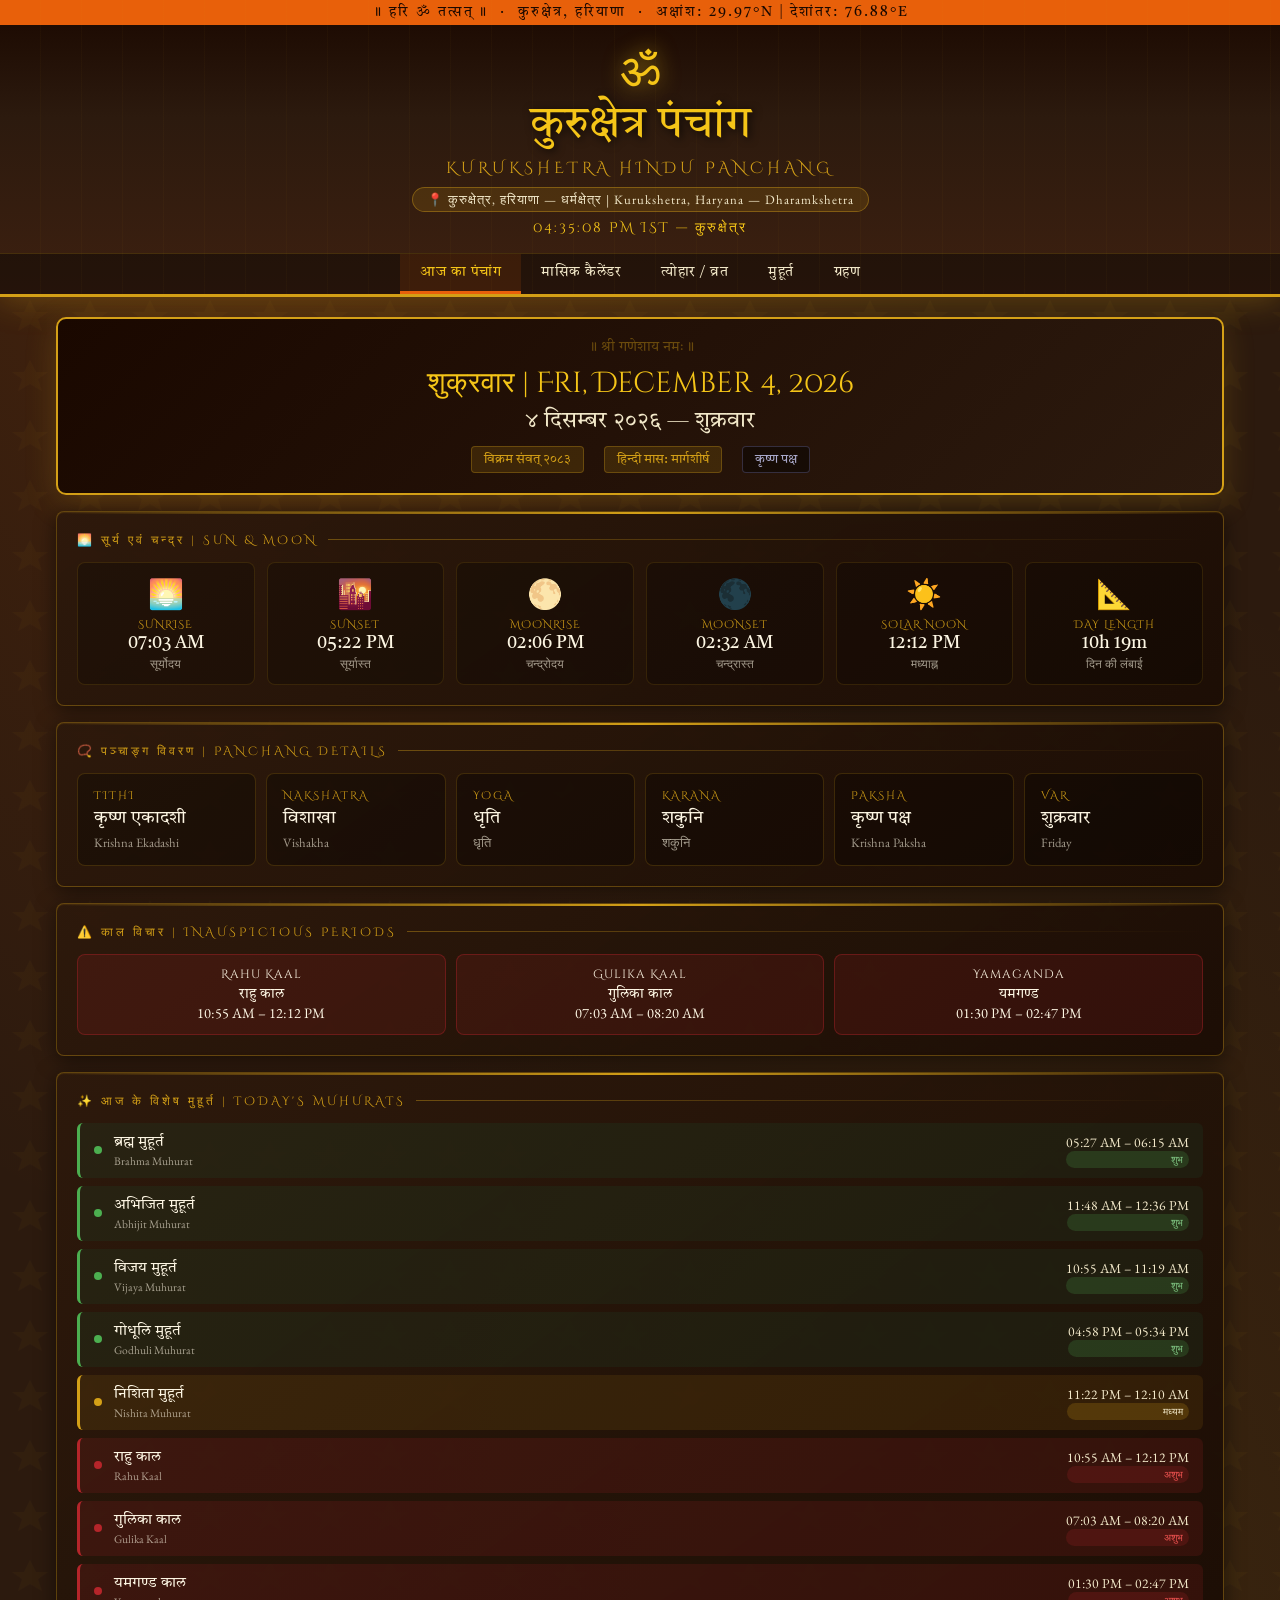
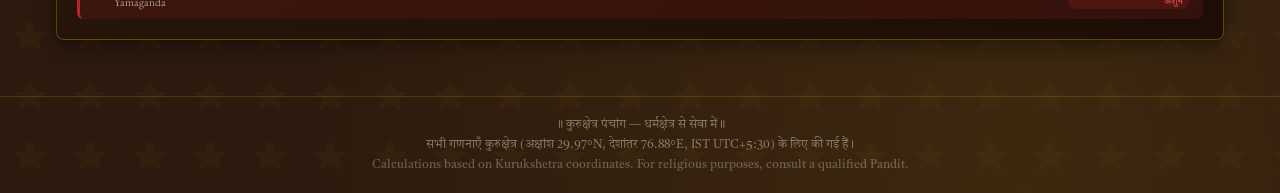
<file: kurukshetra-panchang.html>
<!DOCTYPE html>
<html lang="hi">
<head>
<meta charset="UTF-8">
<meta name="viewport" content="width=device-width, initial-scale=1.0">
<title>कुरुक्षेत्र पंचांग | Kurukshetra Hindu Panchang</title>
<link href="https://fonts.googleapis.com/css2?family=Tiro+Devanagari+Sanskrit:ital@0;1&family=Cinzel+Decorative:wght@400;700&family=EB+Garamond:ital,wght@0,400;0,600;1,400&display=swap" rel="stylesheet">
<style>
  :root {
    --saffron: #E8600A;
    --deep-saffron: #C14B00;
    --gold: #D4A017;
    --bright-gold: #F5C518;
    --cream: #FDF6E3;
    --parchment: #F2E8C9;
    --dark-brown: #2C1A0E;
    --medium-brown: #5C3317;
    --red-sindoor: #B5252A;
    --lotus-pink: #E8748A;
    --deep-green: #1A4A2E;
    --night-blue: #0D1B3E;
    --text-dark: #1A0A00;
    --text-medium: #4A2C0A;
    --border-gold: #C8941A;
  }

  * { box-sizing: border-box; margin: 0; padding: 0; }

  body {
    background-color: var(--dark-brown);
    background-image:
      radial-gradient(ellipse at 20% 0%, rgba(232,96,10,0.15) 0%, transparent 50%),
      radial-gradient(ellipse at 80% 100%, rgba(212,160,23,0.1) 0%, transparent 50%),
      url("data:image/svg+xml,%3Csvg width='60' height='60' viewBox='0 0 60 60' xmlns='http://www.w3.org/2000/svg'%3E%3Cg fill='none' fill-rule='evenodd'%3E%3Cg fill='%23D4A017' fill-opacity='0.04'%3E%3Cpath d='M30 0L36 12H48L38 19L42 31L30 24L18 31L22 19L12 12H24Z'/%3E%3C/g%3E%3C/g%3E%3C/svg%3E");
    color: var(--cream);
    font-family: 'EB Garamond', serif;
    min-height: 100vh;
  }

  /* HEADER */
  .site-header {
    background: linear-gradient(180deg, #1A0800 0%, #2C1A0E 40%, #3D2010 100%);
    border-bottom: 3px solid var(--gold);
    box-shadow: 0 4px 30px rgba(212,160,23,0.3);
    padding: 0;
    position: relative;
    overflow: hidden;
  }
  .site-header::before {
    content: '';
    position: absolute;
    top: 0; left: 0; right: 0; bottom: 0;
    background: repeating-linear-gradient(
      90deg,
      transparent,
      transparent 40px,
      rgba(212,160,23,0.03) 40px,
      rgba(212,160,23,0.03) 41px
    );
  }
  .header-top-band {
    background: var(--saffron);
    text-align: center;
    padding: 4px;
    font-family: 'Tiro Devanagari Sanskrit', serif;
    font-size: 0.85rem;
    color: #1A0800;
    letter-spacing: 2px;
  }
  .header-main {
    display: flex;
    align-items: center;
    justify-content: center;
    flex-direction: column;
    padding: 20px 20px 16px;
    position: relative;
    z-index: 1;
  }
  .om-symbol {
    font-size: 3rem;
    color: var(--bright-gold);
    line-height: 1;
    text-shadow: 0 0 20px rgba(245,197,24,0.6);
    animation: glow-pulse 3s ease-in-out infinite;
  }
  @keyframes glow-pulse {
    0%,100% { text-shadow: 0 0 20px rgba(245,197,24,0.5); }
    50% { text-shadow: 0 0 40px rgba(245,197,24,0.9), 0 0 80px rgba(232,96,10,0.4); }
  }
  .site-title-hi {
    font-family: 'Tiro Devanagari Sanskrit', serif;
    font-size: clamp(1.6rem, 4vw, 2.8rem);
    color: var(--bright-gold);
    text-align: center;
    line-height: 1.2;
    margin-top: 6px;
    text-shadow: 2px 2px 8px rgba(0,0,0,0.8);
  }
  .site-title-en {
    font-family: 'Cinzel Decorative', cursive;
    font-size: clamp(0.65rem, 1.8vw, 1rem);
    color: var(--gold);
    letter-spacing: 4px;
    text-transform: uppercase;
    margin-top: 4px;
    text-align: center;
  }
  .location-tag {
    display: inline-flex;
    align-items: center;
    gap: 6px;
    margin-top: 8px;
    background: rgba(212,160,23,0.15);
    border: 1px solid rgba(212,160,23,0.4);
    border-radius: 20px;
    padding: 3px 14px;
    font-size: 0.8rem;
    color: var(--parchment);
    letter-spacing: 1px;
  }

  /* NAV TABS */
  .nav-tabs {
    display: flex;
    justify-content: center;
    gap: 0;
    background: rgba(0,0,0,0.4);
    border-top: 1px solid rgba(212,160,23,0.2);
    flex-wrap: wrap;
  }
  .nav-tab {
    padding: 10px 20px;
    cursor: pointer;
    font-family: 'Tiro Devanagari Sanskrit', serif;
    font-size: 0.85rem;
    color: var(--parchment);
    border: none;
    background: transparent;
    transition: all 0.3s;
    border-bottom: 3px solid transparent;
    letter-spacing: 0.5px;
    white-space: nowrap;
  }
  .nav-tab:hover { color: var(--bright-gold); background: rgba(212,160,23,0.08); }
  .nav-tab.active {
    color: var(--bright-gold);
    border-bottom-color: var(--saffron);
    background: rgba(232,96,10,0.12);
  }

  /* MAIN LAYOUT */
  .main-content {
    max-width: 1200px;
    margin: 0 auto;
    padding: 20px 16px 40px;
  }
  .tab-panel { display: none; }
  .tab-panel.active { display: block; }

  /* CARD COMPONENT */
  .card {
    background: linear-gradient(145deg, rgba(45,25,12,0.95), rgba(28,14,5,0.98));
    border: 1px solid rgba(212,160,23,0.35);
    border-radius: 8px;
    padding: 20px;
    margin-bottom: 16px;
    position: relative;
    box-shadow: 0 4px 20px rgba(0,0,0,0.5), inset 0 1px 0 rgba(212,160,23,0.1);
  }
  .card::before {
    content: '';
    position: absolute;
    top: 0; left: 0; right: 0;
    height: 2px;
    background: linear-gradient(90deg, transparent, var(--gold), transparent);
    border-radius: 8px 8px 0 0;
  }
  .card-title {
    font-family: 'Cinzel Decorative', cursive;
    font-size: 0.75rem;
    color: var(--gold);
    letter-spacing: 3px;
    text-transform: uppercase;
    margin-bottom: 14px;
    display: flex;
    align-items: center;
    gap: 10px;
  }
  .card-title::after {
    content: '';
    flex: 1;
    height: 1px;
    background: linear-gradient(90deg, rgba(212,160,23,0.4), transparent);
  }

  /* PANCHANG GRID */
  .panchang-hero {
    display: grid;
    grid-template-columns: 1fr 1fr;
    gap: 16px;
    margin-bottom: 16px;
  }
  @media(max-width:640px) { .panchang-hero { grid-template-columns: 1fr; } }

  .panchang-date-card {
    background: linear-gradient(135deg, #1A0800, #2C1A0E);
    border: 2px solid var(--gold);
    border-radius: 10px;
    padding: 20px;
    text-align: center;
    position: relative;
    overflow: hidden;
    grid-column: span 2;
    box-shadow: 0 8px 32px rgba(212,160,23,0.2);
  }
  @media(max-width:640px) { .panchang-date-card { grid-column: span 1; } }
  .panchang-date-card::before {
    content: '॥ श्री गणेशाय नमः ॥';
    display: block;
    font-family: 'Tiro Devanagari Sanskrit', serif;
    color: rgba(212,160,23,0.4);
    font-size: 0.85rem;
    margin-bottom: 8px;
  }
  .today-date-en {
    font-family: 'Cinzel Decorative', cursive;
    font-size: clamp(1.2rem, 3vw, 1.8rem);
    color: var(--bright-gold);
  }
  .today-date-hi {
    font-family: 'Tiro Devanagari Sanskrit', serif;
    font-size: clamp(1rem, 2.5vw, 1.4rem);
    color: var(--parchment);
    margin-top: 4px;
  }
  .samvat-info {
    margin-top: 10px;
    display: flex;
    justify-content: center;
    gap: 20px;
    flex-wrap: wrap;
  }
  .samvat-badge {
    background: rgba(212,160,23,0.15);
    border: 1px solid rgba(212,160,23,0.3);
    border-radius: 4px;
    padding: 4px 12px;
    font-size: 0.8rem;
    color: var(--gold);
    font-family: 'Tiro Devanagari Sanskrit', serif;
  }

  .panchang-item {
    background: rgba(0,0,0,0.3);
    border: 1px solid rgba(212,160,23,0.2);
    border-radius: 8px;
    padding: 14px 16px;
    display: flex;
    flex-direction: column;
    gap: 4px;
  }
  .pi-label {
    font-size: 0.7rem;
    color: var(--gold);
    letter-spacing: 2px;
    text-transform: uppercase;
    font-family: 'Cinzel Decorative', cursive;
  }
  .pi-value-hi {
    font-family: 'Tiro Devanagari Sanskrit', serif;
    font-size: 1.1rem;
    color: var(--cream);
  }
  .pi-value-en {
    font-size: 0.8rem;
    color: rgba(253,246,227,0.6);
  }
  .pi-time {
    font-size: 0.75rem;
    color: var(--lotus-pink);
    margin-top: 2px;
  }

  /* SUN/MOON BAND */
  .sunmoon-grid {
    display: grid;
    grid-template-columns: repeat(auto-fit, minmax(140px, 1fr));
    gap: 12px;
  }
  .sunmoon-item {
    text-align: center;
    padding: 12px;
    background: rgba(0,0,0,0.25);
    border-radius: 8px;
    border: 1px solid rgba(212,160,23,0.15);
  }
  .sunmoon-icon { font-size: 1.8rem; margin-bottom: 4px; }
  .sunmoon-label { font-size: 0.68rem; color: var(--gold); letter-spacing: 1px; font-family: 'Cinzel Decorative', cursive; text-transform: uppercase; }
  .sunmoon-time { font-size: 1.1rem; color: var(--cream); font-family: 'Tiro Devanagari Sanskrit', serif; }
  .sunmoon-time-hi { font-size: 0.78rem; color: rgba(253,246,227,0.6); }

  /* RAHU KAAL BAND */
  .rahu-grid {
    display: grid;
    grid-template-columns: repeat(auto-fit, minmax(160px, 1fr));
    gap: 10px;
  }
  .rahu-item {
    padding: 12px;
    border-radius: 8px;
    text-align: center;
    border: 1px solid;
  }
  .rahu-item.bad { background: rgba(181,37,42,0.15); border-color: rgba(181,37,42,0.4); }
  .rahu-item.neutral { background: rgba(212,160,23,0.1); border-color: rgba(212,160,23,0.3); }
  .rahu-item.good { background: rgba(26,74,46,0.2); border-color: rgba(46,139,87,0.3); }
  .rahu-name { font-size: 0.72rem; letter-spacing: 1px; font-family: 'Cinzel Decorative', cursive; margin-bottom: 4px; }
  .rahu-name-hi { font-family: 'Tiro Devanagari Sanskrit', serif; font-size: 0.85rem; }
  .rahu-time { font-size: 0.9rem; color: var(--cream); }

  /* MUHURAT */
  .muhurat-list { display: flex; flex-direction: column; gap: 8px; }
  .muhurat-item {
    display: flex;
    align-items: center;
    gap: 12px;
    padding: 10px 14px;
    border-radius: 6px;
    border-left: 3px solid;
  }
  .muhurat-item.shubh { background: rgba(26,74,46,0.2); border-color: #4CAF50; }
  .muhurat-item.ashubh { background: rgba(181,37,42,0.15); border-color: var(--red-sindoor); }
  .muhurat-item.medium { background: rgba(212,160,23,0.1); border-color: var(--gold); }
  .muhurat-dot { width: 8px; height: 8px; border-radius: 50%; flex-shrink: 0; }
  .muhurat-item.shubh .muhurat-dot { background: #4CAF50; }
  .muhurat-item.ashubh .muhurat-dot { background: var(--red-sindoor); }
  .muhurat-item.medium .muhurat-dot { background: var(--gold); }
  .muhurat-name { flex: 1; }
  .muhurat-name-hi { font-family: 'Tiro Devanagari Sanskrit', serif; font-size: 0.95rem; }
  .muhurat-name-en { font-size: 0.72rem; color: rgba(253,246,227,0.6); }
  .muhurat-time { font-size: 0.85rem; color: var(--parchment); text-align: right; white-space: nowrap; }
  .badge-shubh { background: rgba(76,175,80,0.25); color: #81C784; font-size: 0.65rem; padding: 2px 6px; border-radius: 10px; }
  .badge-ashubh { background: rgba(181,37,42,0.25); color: #EF5350; font-size: 0.65rem; padding: 2px 6px; border-radius: 10px; }

  /* MONTHLY CALENDAR */
  .month-nav {
    display: flex;
    align-items: center;
    justify-content: space-between;
    margin-bottom: 16px;
  }
  .month-nav-btn {
    background: rgba(212,160,23,0.15);
    border: 1px solid rgba(212,160,23,0.4);
    color: var(--gold);
    padding: 8px 16px;
    border-radius: 4px;
    cursor: pointer;
    font-size: 1rem;
    transition: all 0.2s;
  }
  .month-nav-btn:hover { background: rgba(212,160,23,0.3); }
  .month-title {
    text-align: center;
  }
  .month-title-hi { font-family: 'Tiro Devanagari Sanskrit', serif; font-size: 1.3rem; color: var(--bright-gold); }
  .month-title-en { font-family: 'Cinzel Decorative', cursive; font-size: 0.7rem; color: var(--gold); letter-spacing: 2px; }

  .cal-grid {
    display: grid;
    grid-template-columns: repeat(7, 1fr);
    gap: 4px;
  }
  .cal-header {
    text-align: center;
    padding: 6px 2px;
    font-family: 'Cinzel Decorative', cursive;
    font-size: 0.6rem;
    color: var(--gold);
    letter-spacing: 1px;
  }
  .cal-day {
    min-height: 80px;
    padding: 6px;
    background: rgba(0,0,0,0.3);
    border: 1px solid rgba(212,160,23,0.1);
    border-radius: 4px;
    cursor: pointer;
    transition: all 0.2s;
    position: relative;
  }
  .cal-day:hover { background: rgba(212,160,23,0.1); border-color: rgba(212,160,23,0.4); }
  .cal-day.today { border: 2px solid var(--saffron); background: rgba(232,96,10,0.1); }
  .cal-day.other-month { opacity: 0.3; }
  .cal-day.festival-day { background: rgba(212,160,23,0.08); }
  .cal-day.eclipse-day { background: rgba(100,100,200,0.1); border-color: rgba(150,150,255,0.3); }
  .cal-date-en { font-size: 1rem; color: var(--cream); font-weight: 600; }
  .cal-date-hi { font-family: 'Tiro Devanagari Sanskrit', serif; font-size: 0.7rem; color: rgba(253,246,227,0.5); }
  .cal-tithi { font-family: 'Tiro Devanagari Sanskrit', serif; font-size: 0.65rem; color: var(--gold); margin-top: 2px; }
  .cal-festival { font-size: 0.6rem; color: var(--lotus-pink); margin-top: 2px; line-height: 1.2; }
  .cal-eclipse-badge { font-size: 0.55rem; background: rgba(100,100,255,0.3); color: #aaaaff; padding: 1px 4px; border-radius: 3px; margin-top: 2px; display: inline-block; }
  @media(max-width:500px) {
    .cal-day { min-height: 60px; padding: 4px; }
    .cal-date-en { font-size: 0.85rem; }
    .cal-tithi, .cal-festival { display: none; }
  }

  /* FESTIVALS */
  .festival-list { display: flex; flex-direction: column; gap: 8px; }
  .festival-item {
    display: grid;
    grid-template-columns: 90px 1fr auto;
    gap: 12px;
    align-items: center;
    padding: 12px 14px;
    background: rgba(0,0,0,0.25);
    border: 1px solid rgba(212,160,23,0.2);
    border-radius: 6px;
    border-left: 3px solid var(--saffron);
    transition: all 0.2s;
  }
  .festival-item:hover { background: rgba(212,160,23,0.08); }
  .festival-item.eclipse { border-left-color: #7788ff; }
  .festival-item.vrat { border-left-color: var(--lotus-pink); }
  .festival-item.past { opacity: 0.55; }
  .festival-date { font-family: 'Tiro Devanagari Sanskrit', serif; }
  .festival-date-en { font-size: 0.8rem; color: var(--gold); }
  .festival-date-hi { font-size: 0.72rem; color: rgba(253,246,227,0.6); }
  .festival-name-hi { font-family: 'Tiro Devanagari Sanskrit', serif; font-size: 1rem; color: var(--cream); }
  .festival-name-en { font-size: 0.75rem; color: rgba(253,246,227,0.6); }
  .festival-timing { font-size: 0.72rem; color: var(--lotus-pink); text-align: right; }
  .festival-badge { display: inline-block; font-size: 0.6rem; padding: 2px 7px; border-radius: 10px; margin-top: 3px; }
  .badge-festival { background: rgba(232,96,10,0.25); color: #FFB347; }
  .badge-vrat { background: rgba(232,116,138,0.2); color: var(--lotus-pink); }
  .badge-eclipse { background: rgba(119,136,255,0.2); color: #aaaaff; }

  @media(max-width:500px) {
    .festival-item { grid-template-columns: 80px 1fr; }
    .festival-timing { display: none; }
  }

  /* ECLIPSE SECTION */
  .eclipse-card {
    border: 2px solid rgba(119,136,255,0.4);
    background: linear-gradient(135deg, rgba(20,20,60,0.95), rgba(28,14,5,0.98));
  }
  .eclipse-card::before { background: linear-gradient(90deg, transparent, #7788ff, transparent); }
  .eclipse-grid { display: grid; grid-template-columns: 1fr 1fr; gap: 16px; }
  @media(max-width:600px) { .eclipse-grid { grid-template-columns: 1fr; } }
  .eclipse-item {
    padding: 16px;
    border-radius: 8px;
    border: 1px solid rgba(119,136,255,0.3);
    background: rgba(0,0,30,0.4);
  }
  .eclipse-type { font-family: 'Cinzel Decorative', cursive; font-size: 0.75rem; color: #aaaaff; letter-spacing: 2px; margin-bottom: 8px; }
  .eclipse-name-hi { font-family: 'Tiro Devanagari Sanskrit', serif; font-size: 1.1rem; color: var(--cream); }
  .eclipse-date { font-size: 0.85rem; color: var(--gold); margin-top: 4px; }
  .eclipse-phases { margin-top: 10px; display: flex; flex-direction: column; gap: 4px; }
  .eclipse-phase { display: flex; justify-content: space-between; font-size: 0.78rem; padding: 4px 8px; background: rgba(0,0,0,0.3); border-radius: 4px; }
  .phase-name { color: #aaaaff; }
  .phase-time { color: var(--cream); }
  .eclipse-note { font-size: 0.7rem; color: rgba(253,246,227,0.5); margin-top: 8px; font-style: italic; }

  /* FILTER BAR */
  .filter-bar {
    display: flex;
    gap: 8px;
    flex-wrap: wrap;
    margin-bottom: 14px;
  }
  .filter-btn {
    padding: 5px 14px;
    border-radius: 20px;
    border: 1px solid rgba(212,160,23,0.3);
    background: transparent;
    color: var(--parchment);
    font-size: 0.78rem;
    cursor: pointer;
    font-family: 'Tiro Devanagari Sanskrit', serif;
    transition: all 0.2s;
  }
  .filter-btn:hover, .filter-btn.active { background: rgba(212,160,23,0.2); border-color: var(--gold); color: var(--bright-gold); }

  /* SCROLLBAR */
  ::-webkit-scrollbar { width: 6px; }
  ::-webkit-scrollbar-track { background: var(--dark-brown); }
  ::-webkit-scrollbar-thumb { background: var(--gold); border-radius: 3px; }

  /* DECORATIVE DIVIDER */
  .divider {
    text-align: center;
    color: var(--gold);
    opacity: 0.4;
    font-size: 1.2rem;
    margin: 12px 0;
    letter-spacing: 8px;
  }

  /* FOOTER */
  .site-footer {
    text-align: center;
    padding: 20px;
    font-size: 0.75rem;
    color: rgba(253,246,227,0.4);
    border-top: 1px solid rgba(212,160,23,0.2);
    font-family: 'Tiro Devanagari Sanskrit', serif;
  }

  .live-clock {
    font-family: 'Cinzel Decorative', cursive;
    font-size: 0.9rem;
    color: var(--bright-gold);
    text-align: center;
    margin-top: 6px;
    letter-spacing: 2px;
  }

  .section-header-hi {
    font-family: 'Tiro Devanagari Sanskrit', serif;
    font-size: 1.2rem;
    color: var(--bright-gold);
    margin-bottom: 4px;
  }
  .section-header-en {
    font-size: 0.7rem;
    color: rgba(253,246,227,0.5);
    letter-spacing: 2px;
    text-transform: uppercase;
    font-family: 'Cinzel Decorative', cursive;
    margin-bottom: 12px;
  }

  /* Paksha indicator */
  .paksha-indicator {
    display: inline-flex;
    align-items: center;
    gap: 6px;
    padding: 4px 14px;
    border-radius: 20px;
    font-family: 'Tiro Devanagari Sanskrit', serif;
    font-size: 0.85rem;
    margin-top: 8px;
  }
  .paksha-shukla { background: rgba(255,255,255,0.1); border: 1px solid rgba(255,255,255,0.2); color: #f0f0f0; }
  .paksha-krishna { background: rgba(0,0,0,0.4); border: 1px solid rgba(100,100,150,0.4); color: #aaaacc; }

  .fade-in { animation: fadeIn 0.6s ease forwards; }
  @keyframes fadeIn { from { opacity: 0; transform: translateY(10px); } to { opacity: 1; transform: translateY(0); } }

  .today-highlight {
    background: linear-gradient(135deg, rgba(232,96,10,0.12), rgba(212,160,23,0.08));
    border: 1px solid rgba(232,96,10,0.3);
    border-radius: 8px;
    padding: 10px 14px;
    margin-bottom: 10px;
    font-family: 'Tiro Devanagari Sanskrit', serif;
    font-size: 0.9rem;
    color: var(--parchment);
    text-align: center;
  }
</style>
</head>
<body>

<header class="site-header">
  <div class="header-top-band">॥ हरि ॐ तत्सत् ॥ &nbsp;·&nbsp; कुरुक्षेत्र, हरियाणा &nbsp;·&nbsp; अक्षांश: 29.97°N | देशांतर: 76.88°E</div>
  <div class="header-main">
    <div class="om-symbol">ॐ</div>
    <div class="site-title-hi">कुरुक्षेत्र पंचांग</div>
    <div class="site-title-en">Kurukshetra Hindu Panchang</div>
    <div class="location-tag">📍 कुरुक्षेत्र, हरियाणा — धर्मक्षेत्र | Kurukshetra, Haryana — Dharamkshetra</div>
    <div class="live-clock" id="liveClock"></div>
  </div>
  <nav class="nav-tabs">
    <button class="nav-tab active" onclick="showTab('panchang')">आज का पंचांग</button>
    <button class="nav-tab" onclick="showTab('calendar')">मासिक कैलेंडर</button>
    <button class="nav-tab" onclick="showTab('festivals')">त्योहार / व्रत</button>
    <button class="nav-tab" onclick="showTab('muhurat')">मुहूर्त</button>
    <button class="nav-tab" onclick="showTab('eclipse')">ग्रहण</button>
  </nav>
</header>

<main class="main-content">

  <!-- ===================== PANCHANG TAB ===================== -->
  <section class="tab-panel active" id="tab-panchang">
    <div class="panchang-hero fade-in">
      <div class="panchang-date-card" id="dateCard">
        <!-- filled by JS -->
      </div>
    </div>

    <div class="card fade-in">
      <div class="card-title">🌅 सूर्य एवं चन्द्र | Sun &amp; Moon</div>
      <div class="sunmoon-grid" id="sunmoonGrid"></div>
    </div>

    <div style="display:grid;grid-template-columns:1fr 1fr;gap:16px">
      <div class="card fade-in" style="grid-column:span 2">
        <div class="card-title">📿 पञ्चाङ्ग विवरण | Panchang Details</div>
        <div style="display:grid;grid-template-columns:repeat(auto-fit,minmax(160px,1fr));gap:10px" id="panchandGrid"></div>
      </div>
    </div>

    <div class="card fade-in">
      <div class="card-title">⚠️ काल विचार | Inauspicious Periods</div>
      <div class="rahu-grid" id="rahuGrid"></div>
    </div>

    <div class="card fade-in">
      <div class="card-title">✨ आज के विशेष मुहूर्त | Today's Muhurats</div>
      <div class="muhurat-list" id="muhuratList"></div>
    </div>
  </section>

  <!-- ===================== CALENDAR TAB ===================== -->
  <section class="tab-panel" id="tab-calendar">
    <div class="card">
      <div class="month-nav">
        <button class="month-nav-btn" onclick="changeMonth(-1)">◀ पूर्व</button>
        <div class="month-title">
          <div class="month-title-hi" id="calMonthHi"></div>
          <div class="month-title-en" id="calMonthEn"></div>
        </div>
        <button class="month-nav-btn" onclick="changeMonth(1)">आगे ▶</button>
      </div>
      <div class="cal-grid" id="calGrid"></div>
      <div style="display:flex;gap:16px;margin-top:12px;flex-wrap:wrap;font-size:0.72rem;color:rgba(253,246,227,0.6);">
        <span>🟠 आज | Today</span>
        <span style="color:var(--lotus-pink)">● त्योहार | Festival</span>
        <span style="color:#aaaaff">● ग्रहण | Eclipse</span>
        <span style="color:var(--gold)">● एकादशी/व्रत | Vrat</span>
      </div>
    </div>
  </section>

  <!-- ===================== FESTIVALS TAB ===================== -->
  <section class="tab-panel" id="tab-festivals">
    <div class="card">
      <div class="card-title">🪔 2025–2026 त्योहार एवं व्रत | Festivals &amp; Vrats</div>
      <div class="filter-bar">
        <button class="filter-btn active" onclick="filterFestivals('all', this)">सभी | All</button>
        <button class="filter-btn" onclick="filterFestivals('festival', this)">त्योहार | Festivals</button>
        <button class="filter-btn" onclick="filterFestivals('vrat', this)">व्रत | Vrats</button>
        <button class="filter-btn" onclick="filterFestivals('ekadashi', this)">एकादशी</button>
        <button class="filter-btn" onclick="filterFestivals('eclipse', this)">ग्रहण | Eclipse</button>
      </div>
      <div class="festival-list" id="festivalList"></div>
    </div>
  </section>

  <!-- ===================== MUHURAT TAB ===================== -->
  <section class="tab-panel" id="tab-muhurat">
    <div class="card">
      <div class="card-title">✨ शुभ मुहूर्त | Auspicious Timings — Today</div>
      <div class="today-highlight" id="muhuratDateBanner"></div>
      <div class="muhurat-list" id="muhuratFullList"></div>
    </div>
    <div class="card">
      <div class="card-title">🚫 अशुभ काल | Inauspicious Periods</div>
      <div class="rahu-grid" id="rahuFullGrid"></div>
    </div>
    <div class="card">
      <div class="card-title">📋 मुहूर्त मार्गदर्शिका | Muhurat Guide</div>
      <div style="font-family:'Tiro Devanagari Sanskrit',serif;line-height:1.9;font-size:0.9rem;color:var(--parchment);">
        <p><span style="color:var(--bright-gold)">अभिजित मुहूर्त</span> — दिन का सर्वश्रेष्ठ समय। मध्याह्न के आसपास। विवाह, गृहप्रवेश, यात्रा के लिए शुभ।</p>
        <p style="margin-top:8px"><span style="color:var(--bright-gold)">ब्रह्म मुहूर्त</span> — सूर्योदय से 1.5 घंटे पूर्व। ध्यान, पूजा, अध्ययन के लिए सर्वोत्तम।</p>
        <p style="margin-top:8px"><span style="color:var(--lotus-pink)">राहु काल</span> — इस समय शुभ कार्य वर्जित हैं।</p>
        <p style="margin-top:8px"><span style="color:var(--lotus-pink)">गुलिका काल</span> — यात्रा और नए कार्य न करें।</p>
        <p style="margin-top:8px"><span style="color:var(--lotus-pink)">यमगण्ड</span> — संधि-विवाद एवं यात्रा वर्जित।</p>
      </div>
    </div>
  </section>

  <!-- ===================== ECLIPSE TAB ===================== -->
  <section class="tab-panel" id="tab-eclipse">
    <div class="card eclipse-card">
      <div class="card-title" style="color:#aaaaff">🌑 2025–2026 ग्रहण | Eclipses — Kurukshetra</div>
      <div class="eclipse-grid" id="eclipseGrid"></div>
    </div>
    <div class="card" style="margin-top:16px">
      <div class="card-title">📖 ग्रहण नियम | Eclipse Guidelines</div>
      <div style="font-family:'Tiro Devanagari Sanskrit',serif;line-height:2;font-size:0.9rem;color:var(--parchment);">
        <p>• ग्रहण से <span style="color:var(--bright-gold)">12 घंटे पूर्व</span> भोजन नहीं करना चाहिए।</p>
        <p>• ग्रहण काल में पूजा-पाठ, मंत्र जाप करें।</p>
        <p>• ग्रहण समाप्ति के बाद <span style="color:var(--bright-gold)">स्नान एवं दान</span> करें।</p>
        <p>• गर्भवती महिलाएं ग्रहण नहीं देखें।</p>
        <p>• <span style="color:var(--lotus-pink)">सूतक काल</span>: सूर्य ग्रहण — 12 घंटे पूर्व | चंद्र ग्रहण — 9 घंटे पूर्व</p>
        <p>• कुरुक्षेत्र में ग्रहण स्नान का विशेष महत्व है (ब्रह्मसर, सन्निहित सरोवर)।</p>
      </div>
    </div>
  </section>

</main>

<footer class="site-footer">
  <div>॥ कुरुक्षेत्र पंचांग — धर्मक्षेत्र से सेवा में ॥</div>
  <div style="margin-top:4px">सभी गणनाएँ कुरुक्षेत्र (अक्षांश 29.97°N, देशांतर 76.88°E, IST UTC+5:30) के लिए की गई हैं।</div>
  <div style="margin-top:4px;color:rgba(253,246,227,0.3)">Calculations based on Kurukshetra coordinates. For religious purposes, consult a qualified Pandit.</div>
</footer>

<script>
// ===================== CONSTANTS =====================
const LAT = 29.9695;
const LON = 76.8783;
const TZ_OFFSET = 5.5; // IST

// Hindi numerals
const hiNums = ['०','१','२','३','४','५','६','७','८','९'];
function toHindi(n) { return String(n).split('').map(d => isNaN(d) ? d : hiNums[+d]).join(''); }

// Hindi months
const HI_MONTHS = ['जनवरी','फरवरी','मार्च','अप्रैल','मई','जून','जुलाई','अगस्त','सितम्बर','अक्टूबर','नवम्बर','दिसम्बर'];
const EN_MONTHS = ['January','February','March','April','May','June','July','August','September','October','November','December'];
const WEEKDAYS_HI = ['रवि','सोम','मंगल','बुध','गुरु','शुक्र','शनि'];
const WEEKDAYS_EN = ['Sun','Mon','Tue','Wed','Thu','Fri','Sat'];
const WEEKDAYS_HI_FULL = ['रविवार','सोमवार','मंगलवार','बुधवार','गुरुवार','शुक्रवार','शनिवार'];

// Sanskrit Vikram Samvat months
const HINDU_MONTHS_HI = ['चैत्र','वैशाख','ज्येष्ठ','आषाढ़','श्रावण','भाद्रपद','आश्विन','कार्तिक','मार्गशीर्ष','पौष','माघ','फाल्गुन'];

// Tithis
const TITHIS_HI = ['प्रतिपदा','द्वितीया','तृतीया','चतुर्थी','पञ्चमी','षष्ठी','सप्तमी','अष्टमी','नवमी','दशमी','एकादशी','द्वादशी','त्रयोदशी','चतुर्दशी','पूर्णिमा / अमावस्या'];
const TITHIS_EN = ['Pratipada','Dvitiya','Tritiya','Chaturthi','Panchami','Shashthi','Saptami','Ashtami','Navami','Dashami','Ekadashi','Dwadashi','Trayodashi','Chaturdashi','Purnima/Amavasya'];

// Nakshatras
const NAKSHATRAS_HI = ['अश्विनी','भरणी','कृत्तिका','रोहिणी','मृगशिरा','आर्द्रा','पुनर्वसु','पुष्य','आश्लेषा','मघा','पूर्व फाल्गुनी','उत्तर फाल्गुनी','हस्त','चित्रा','स्वाति','विशाखा','अनुराधा','ज्येष्ठा','मूल','पूर्वाषाढ़ा','उत्तराषाढ़ा','श्रवण','धनिष्ठा','शतभिषा','पूर्व भाद्रपद','उत्तर भाद्रपद','रेवती'];
const NAKSHATRAS_EN = ['Ashwini','Bharani','Krittika','Rohini','Mrigashira','Ardra','Punarvasu','Pushya','Ashlesha','Magha','Purva Phalguni','Uttara Phalguni','Hasta','Chitra','Swati','Vishakha','Anuradha','Jyeshtha','Mula','Purva Ashadha','Uttara Ashadha','Shravana','Dhanishtha','Shatabhisha','Purva Bhadrapada','Uttara Bhadrapada','Revati'];

// Yogas
const YOGAS_HI = ['विष्कम्भ','प्रीति','आयुष्मान','सौभाग्य','शोभन','अतिगण्ड','सुकर्म','धृति','शूल','गण्ड','वृद्धि','ध्रुव','व्याघात','हर्षण','वज्र','सिद्धि','व्यतीपात','वरीयान','परिघ','शिव','सिद्ध','साध्य','शुभ','शुक्ल','ब्रह्म','इन्द्र','वैधृति'];

// Karanas
const KARANAS_HI = ['बव','बालव','कौलव','तैतिल','गर','वणिज','विष्टि','शकुनि','चतुष्पाद','नाग','किंस्तुघ्न'];

// ===================== ASTRONOMICAL CALCULATIONS =====================
function JD(date) {
  const y = date.getFullYear(), m = date.getMonth()+1, d = date.getDate();
  const hr = date.getHours() + date.getMinutes()/60 + date.getSeconds()/3600;
  let Y = y, M = m;
  if (M <= 2) { Y--; M += 12; }
  const A = Math.floor(Y/100);
  const B = 2 - A + Math.floor(A/4);
  return Math.floor(365.25*(Y+4716)) + Math.floor(30.6001*(M+1)) + d + hr/24 + B - 1524.5;
}

function sunPosition(jd) {
  const n = jd - 2451545.0;
  const L = (280.460 + 0.9856474*n) % 360;
  const g = ((357.528 + 0.9856003*n) % 360) * Math.PI/180;
  const lambda = (L + 1.915*Math.sin(g) + 0.020*Math.sin(2*g)) * Math.PI/180;
  return (lambda*180/Math.PI + 360) % 360;
}

function moonPosition(jd) {
  const n = jd - 2451545.0;
  const L = (218.316 + 13.176396*n) % 360;
  const M = ((134.963 + 13.064993*n) % 360) * Math.PI/180;
  const F = ((93.272 + 13.229350*n) % 360) * Math.PI/180;
  const lon = L + 6.289*Math.sin(M) - 1.274*Math.sin(2*F - M) + 0.658*Math.sin(2*F);
  return (lon + 360) % 360;
}

function getTithi(jd) {
  const sun = sunPosition(jd);
  const moon = moonPosition(jd);
  let diff = (moon - sun + 360) % 360;
  const tithi = Math.floor(diff / 12);
  const paksha = tithi < 15 ? 'शुक्ल' : 'कृष्ण';
  const tithiNum = tithi < 15 ? tithi : tithi - 15;
  return { tithi: tithiNum, paksha, tithiName: TITHIS_HI[Math.min(tithiNum, 14)], tithiEn: TITHIS_EN[Math.min(tithiNum, 14)], raw: diff };
}

function getNakshatra(jd) {
  const moon = moonPosition(jd);
  const idx = Math.floor(moon / (360/27)) % 27;
  return { idx, nameHi: NAKSHATRAS_HI[idx], nameEn: NAKSHATRAS_EN[idx] };
}

function getYoga(jd) {
  const sun = sunPosition(jd);
  const moon = moonPosition(jd);
  const sum = (sun + moon) % 360;
  const idx = Math.floor(sum / (360/27)) % 27;
  return { idx, nameHi: YOGAS_HI[idx] };
}

function getKarana(jd) {
  const sun = sunPosition(jd);
  const moon = moonPosition(jd);
  let diff = (moon - sun + 360) % 360;
  const karanaNum = Math.floor(diff / 6) % 11;
  return { nameHi: KARANAS_HI[karanaNum] };
}

// Vikram Samvat (approx)
function getVikramSamvat(date) {
  const y = date.getFullYear();
  const m = date.getMonth(); // 0-based
  // VS = Gregorian year + 56 or 57 depending on month
  const vs = y + (m >= 3 ? 57 : 56); // after Chaitra
  return vs;
}

function getHinduMonth(date) {
  // Approximate based on solar month
  const m = date.getMonth();
  const adjustedM = (m + 9) % 12; // offset to start from Chaitra (March)
  return HINDU_MONTHS_HI[adjustedM];
}

// Sunrise/Sunset calculation (NOAA simplified)
function getSunTimes(date, lat, lon) {
  const jd = JD(new Date(date.getFullYear(), date.getMonth(), date.getDate(), 12, 0, 0));
  const n = jd - 2451545.0;
  const L = (280.460 + 0.9856474*n) % 360;
  const g = ((357.528 + 0.9856003*n) % 360) * Math.PI/180;
  const lambda = (L + 1.915*Math.sin(g) + 0.020*Math.sin(2*g)) * Math.PI/180;
  const epsilon = 23.439 * Math.PI/180;
  const decl = Math.asin(Math.sin(epsilon)*Math.sin(lambda));
  const latR = lat * Math.PI/180;
  const cosHA = (Math.cos(90.833*Math.PI/180) - Math.sin(latR)*Math.sin(decl)) / (Math.cos(latR)*Math.cos(decl));
  if (Math.abs(cosHA) > 1) return null;
  const HA = Math.acos(cosHA) * 180/Math.PI;
  const eqTime = 4*(L - 0.0057183 - Math.atan2(Math.cos(epsilon)*Math.sin(lambda), Math.cos(lambda))*180/Math.PI + 360*(Math.floor(Math.atan2(Math.cos(epsilon)*Math.sin(lambda), Math.cos(lambda))*180/Math.PI/360)));
  const noon = 720 - 4*lon - eqTime + TZ_OFFSET*60; // in minutes
  const sunrise = noon - HA*4;
  const sunset = noon + HA*4;
  return { sunrise, sunset, noon };
}

function getMoonrise(date, lat, lon) {
  // Simplified moonrise calc
  const jd = JD(date);
  const moon = moonPosition(jd);
  const moonRise = ((moon / 15) + 6 - TZ_OFFSET) % 24;
  const mr = ((moonRise + 24) % 24) * 60;
  return mr;
}

function minsToTime(mins) {
  if (!mins && mins !== 0) return '--:--';
  const h = Math.floor(((mins % 1440) + 1440) % 1440 / 60);
  const m = Math.floor(((mins % 1440) + 1440) % 1440 % 60);
  const ampm = h < 12 ? 'AM' : 'PM';
  const h12 = h % 12 || 12;
  return `${String(h12).padStart(2,'0')}:${String(m).padStart(2,'0')} ${ampm}`;
}

function minsToTime24(mins) {
  const h = Math.floor(((mins % 1440) + 1440) % 1440 / 60);
  const m = Math.floor(((mins % 1440) + 1440) % 1440 % 60);
  return `${String(h).padStart(2,'0')}:${String(m).padStart(2,'0')}`;
}

// Rahu Kaal by weekday (fraction of day, in 8 parts)
const RAHU_PARTS = [8,2,7,5,6,4,3]; // Sun=8th part, Mon=2nd, etc.
const GULIKA_PARTS = [6,5,4,3,2,1,7];
const YAMA_PARTS = [4,3,2,1,7,6,5];

function getKaalaTimings(date, sunriseMins, sunsetMins) {
  const dow = date.getDay();
  const dayLen = sunsetMins - sunriseMins;
  const part = dayLen / 8;
  const rahuStart = sunriseMins + (RAHU_PARTS[dow]-1)*part;
  const gulikaStart = sunriseMins + (GULIKA_PARTS[dow]-1)*part;
  const yamaStart = sunriseMins + (YAMA_PARTS[dow]-1)*part;
  return {
    rahu: { start: rahuStart, end: rahuStart+part },
    gulika: { start: gulikaStart, end: gulikaStart+part },
    yama: { start: yamaStart, end: yamaStart+part },
    abhijit: { start: sunriseMins + dayLen/2 - 24, end: sunriseMins + dayLen/2 + 24 },
    brahma: { start: sunriseMins - 96, end: sunriseMins - 48 },
    vijaya: { start: sunriseMins + 3*part, end: sunriseMins + 3*part + 24 },
    godhuli: { start: sunsetMins - 24, end: sunsetMins + 12 }
  };
}

// ===================== TODAY DATA =====================
const today = new Date();
const todayJD = JD(today);

function computeToday() {
  const sun = getSunTimes(today, LAT, LON);
  const tithi = getTithi(todayJD);
  const naksh = getNakshatra(todayJD);
  const yoga = getYoga(todayJD);
  const karana = getKarana(todayJD);
  const moonriseMins = getMoonrise(today, LAT, LON);
  const timings = getKaalaTimings(today, sun.sunrise, sun.sunset);
  return { sun, tithi, naksh, yoga, karana, moonriseMins, timings };
}

const todayData = computeToday();

// ===================== RENDER DATE CARD =====================
function renderDateCard() {
  const { tithi, sun } = todayData;
  const vs = getVikramSamvat(today);
  const hm = getHinduMonth(today);
  const dow = today.getDay();
  const card = document.getElementById('dateCard');
  card.innerHTML = `
    <div class="today-date-en">${WEEKDAYS_HI_FULL[dow]} | ${WEEKDAYS_EN[dow]}, ${EN_MONTHS[today.getMonth()]} ${today.getDate()}, ${today.getFullYear()}</div>
    <div class="today-date-hi">${toHindi(today.getDate())} ${HI_MONTHS[today.getMonth()]} ${toHindi(today.getFullYear())} — ${WEEKDAYS_HI_FULL[dow]}</div>
    <div class="samvat-info">
      <span class="samvat-badge">विक्रम संवत् ${toHindi(vs)}</span>
      <span class="samvat-badge">हिन्दी मास: ${hm}</span>
      <span class="samvat-badge ${tithi.paksha==='शुक्ल'?'paksha-shukla':'paksha-krishna'}">${tithi.paksha} पक्ष</span>
    </div>
  `;
}

// ===================== RENDER SUN/MOON =====================
function renderSunMoon() {
  const { sun, moonriseMins } = todayData;
  const moonset = moonriseMins + 746; // approx
  const grid = document.getElementById('sunmoonGrid');
  const items = [
    { icon:'🌅', labelEn:'SUNRISE', labelHi:'सूर्योदय', time: minsToTime(sun.sunrise), timeHi: minsToTime(sun.sunrise) },
    { icon:'🌇', labelEn:'SUNSET', labelHi:'सूर्यास्त', time: minsToTime(sun.sunset), timeHi: minsToTime(sun.sunset) },
    { icon:'🌕', labelEn:'MOONRISE', labelHi:'चन्द्रोदय', time: minsToTime(moonriseMins), timeHi: minsToTime(moonriseMins) },
    { icon:'🌑', labelEn:'MOONSET', labelHi:'चन्द्रास्त', time: minsToTime(moonset), timeHi: minsToTime(moonset) },
    { icon:'☀️', labelEn:'SOLAR NOON', labelHi:'मध्याह्न', time: minsToTime(sun.noon), timeHi: minsToTime(sun.noon) },
    { icon:'📐', labelEn:'DAY LENGTH', labelHi:'दिन की लंबाई', time: (() => { const d = sun.sunset - sun.sunrise; return `${Math.floor(d/60)}h ${Math.round(d%60)}m`; })(), timeHi: '' },
  ];
  grid.innerHTML = items.map(i => `
    <div class="sunmoon-item">
      <div class="sunmoon-icon">${i.icon}</div>
      <div class="sunmoon-label">${i.labelEn}</div>
      <div class="sunmoon-time">${i.time}</div>
      <div class="sunmoon-time-hi">${i.labelHi}</div>
    </div>
  `).join('');
}

// ===================== RENDER PANCHANG DETAILS =====================
function renderPanchang() {
  const { tithi, naksh, yoga, karana } = todayData;
  const grid = document.getElementById('panchandGrid');
  const items = [
    { label:'TITHI', labelHi:'तिथि', valHi: tithi.paksha+' '+tithi.tithiName, valEn: tithi.paksha==='शुक्ल'?'Shukla':'Krishna'+' '+tithi.tithiEn, time:'' },
    { label:'NAKSHATRA', labelHi:'नक्षत्र', valHi: naksh.nameHi, valEn: naksh.nameEn, time:'' },
    { label:'YOGA', labelHi:'योग', valHi: yoga.nameHi, valEn: yoga.nameHi, time:'' },
    { label:'KARANA', labelHi:'करण', valHi: karana.nameHi, valEn: karana.nameHi, time:'' },
    { label:'PAKSHA', labelHi:'पक्ष', valHi: tithi.paksha+' पक्ष', valEn: tithi.paksha==='शुक्ल'?'Shukla Paksha':'Krishna Paksha', time:'' },
    { label:'VAR', labelHi:'वार', valHi: WEEKDAYS_HI_FULL[today.getDay()], valEn: ['Sunday','Monday','Tuesday','Wednesday','Thursday','Friday','Saturday'][today.getDay()], time:'' },
  ];
  grid.innerHTML = items.map(i => `
    <div class="panchang-item">
      <div class="pi-label">${i.label}</div>
      <div class="pi-value-hi">${i.valHi}</div>
      <div class="pi-value-en">${i.valEn}</div>
      ${i.time ? `<div class="pi-time">⏱ ${i.time}</div>` : ''}
    </div>
  `).join('');
}

// ===================== RENDER RAHU KAAL =====================
function renderRahuGrid(containerId) {
  const { timings } = todayData;
  const container = document.getElementById(containerId);
  const periods = [
    { nameHi:'राहु काल', nameEn:'Rahu Kaal', t: timings.rahu, cls:'bad' },
    { nameHi:'गुलिका काल', nameEn:'Gulika Kaal', t: timings.gulika, cls:'bad' },
    { nameHi:'यमगण्ड', nameEn:'Yamaganda', t: timings.yama, cls:'bad' },
  ];
  container.innerHTML = periods.map(p => `
    <div class="rahu-item ${p.cls}">
      <div class="rahu-name">${p.nameEn}</div>
      <div class="rahu-name-hi">${p.nameHi}</div>
      <div class="rahu-time">${minsToTime(p.t.start)} – ${minsToTime(p.t.end)}</div>
    </div>
  `).join('');
}

// ===================== MUHURATS =====================
function getMuhurats() {
  const { timings, sun } = todayData;
  return [
    { nameHi:'ब्रह्म मुहूर्त', nameEn:'Brahma Muhurat', start: timings.brahma.start, end: timings.brahma.end, type:'shubh' },
    { nameHi:'अभिजित मुहूर्त', nameEn:'Abhijit Muhurat', start: timings.abhijit.start, end: timings.abhijit.end, type:'shubh' },
    { nameHi:'विजय मुहूर्त', nameEn:'Vijaya Muhurat', start: timings.vijaya.start, end: timings.vijaya.end, type:'shubh' },
    { nameHi:'गोधूलि मुहूर्त', nameEn:'Godhuli Muhurat', start: timings.godhuli.start, end: timings.godhuli.end, type:'shubh' },
    { nameHi:'निशिता मुहूर्त', nameEn:'Nishita Muhurat', start: sun.sunset + 360, end: sun.sunset + 408, type:'medium' },
    { nameHi:'राहु काल', nameEn:'Rahu Kaal', start: todayData.timings.rahu.start, end: todayData.timings.rahu.end, type:'ashubh' },
    { nameHi:'गुलिका काल', nameEn:'Gulika Kaal', start: todayData.timings.gulika.start, end: todayData.timings.gulika.end, type:'ashubh' },
    { nameHi:'यमगण्ड काल', nameEn:'Yamaganda', start: todayData.timings.yama.start, end: todayData.timings.yama.end, type:'ashubh' },
  ];
}

function renderMuhuratList(containerId) {
  const muhurats = getMuhurats();
  const container = document.getElementById(containerId);
  container.innerHTML = muhurats.map(m => `
    <div class="muhurat-item ${m.type}">
      <div class="muhurat-dot"></div>
      <div class="muhurat-name">
        <div class="muhurat-name-hi">${m.nameHi}</div>
        <div class="muhurat-name-en">${m.nameEn}</div>
      </div>
      <div class="muhurat-time">
        <div>${minsToTime(m.start)} – ${minsToTime(m.end)}</div>
        <div class="${m.type==='shubh'?'badge-shubh':m.type==='ashubh'?'badge-ashubh':''}" style="font-size:0.6rem;padding:2px 6px;border-radius:10px;background:${m.type==='shubh'?'rgba(76,175,80,0.2)':m.type==='ashubh'?'rgba(181,37,42,0.2)':'rgba(212,160,23,0.2)'};color:${m.type==='shubh'?'#81C784':m.type==='ashubh'?'#EF5350':''}">${m.type==='shubh'?'शुभ':m.type==='ashubh'?'अशुभ':'मध्यम'}</div>
      </div>
    </div>
  `).join('');
}

// ===================== FESTIVALS DATA =====================
const FESTIVALS_2025_26 = [
  // 2025
  { date: new Date(2025,0,13), nameHi:'लोहड़ी', nameEn:'Lohri', type:'festival', start:'सूर्यास्त के बाद', end:'रात्रि' },
  { date: new Date(2025,0,14), nameHi:'मकर संक्रान्ति', nameEn:'Makar Sankranti', type:'festival', start:'07:15', end:'09:30' },
  { date: new Date(2025,0,29), nameHi:'मौनी अमावस्या', nameEn:'Mauni Amavasya', type:'vrat', start:'सूर्योदय', end:'सूर्यास्त' },
  { date: new Date(2025,1,2), nameHi:'वसन्त पञ्चमी / सरस्वती पूजा', nameEn:'Vasant Panchami', type:'festival', start:'07:00', end:'12:30' },
  { date: new Date(2025,1,12), nameHi:'महा शिवरात्रि', nameEn:'Maha Shivaratri', type:'festival', start:'रात्रि 12:00', end:'प्रातः 06:00' },
  { date: new Date(2025,2,13), nameHi:'होलिका दहन', nameEn:'Holika Dahan', type:'festival', start:'20:00', end:'22:00' },
  { date: new Date(2025,2,14), nameHi:'होली', nameEn:'Holi', type:'festival', start:'07:00', end:'दोपहर' },
  { date: new Date(2025,2,30), nameHi:'राम नवमी', nameEn:'Ram Navami', type:'festival', start:'11:00', end:'13:30' },
  { date: new Date(2025,3,6), nameHi:'हनुमान जयन्ती', nameEn:'Hanuman Jayanti', type:'festival', start:'06:00', end:'12:00' },
  { date: new Date(2025,3,13), nameHi:'बैसाखी / वैशाखी', nameEn:'Baisakhi', type:'festival', start:'07:00', end:'20:00' },
  { date: new Date(2025,3,14), nameHi:'अम्बेडकर जयन्ती', nameEn:'Ambedkar Jayanti', type:'festival', start:'', end:'' },
  { date: new Date(2025,4,12), nameHi:'बुद्ध पूर्णिमा', nameEn:'Buddha Purnima', type:'festival', start:'सूर्योदय', end:'सूर्यास्त' },
  { date: new Date(2025,6,6), nameHi:'गुरु पूर्णिमा', nameEn:'Guru Purnima', type:'festival', start:'सूर्योदय', end:'सूर्यास्त' },
  { date: new Date(2025,7,16), nameHi:'रक्षा बन्धन', nameEn:'Raksha Bandhan', type:'festival', start:'05:50', end:'17:30' },
  { date: new Date(2025,7,22), nameHi:'जन्माष्टमी', nameEn:'Janmashtami', type:'festival', start:'रात्रि 24:00', end:'प्रातः 04:00' },
  { date: new Date(2025,8,2), nameHi:'हरतालिका तीज', nameEn:'Hartalika Teej', type:'vrat', start:'05:00', end:'20:00' },
  { date: new Date(2025,8,3), nameHi:'गणेश चतुर्थी', nameEn:'Ganesh Chaturthi', type:'festival', start:'11:03', end:'13:34' },
  { date: new Date(2025,8,22), nameHi:'पितृ पक्ष प्रारम्भ', nameEn:'Pitru Paksha Begins', type:'vrat', start:'', end:'' },
  { date: new Date(2025,9,2), nameHi:'नवरात्रि प्रारम्भ', nameEn:'Navratri Begins', type:'festival', start:'06:00', end:'08:00' },
  { date: new Date(2025,9,8), nameHi:'दुर्गा अष्टमी', nameEn:'Durga Ashtami', type:'festival', start:'05:30', end:'20:00' },
  { date: new Date(2025,9,9), nameHi:'दुर्गा नवमी / महानवमी', nameEn:'Maha Navami', type:'festival', start:'06:00', end:'14:30' },
  { date: new Date(2025,9,10), nameHi:'विजयादशमी (दशहरा)', nameEn:'Dussehra', type:'festival', start:'14:00', end:'18:00' },
  { date: new Date(2025,9,20), nameHi:'शरद पूर्णिमा', nameEn:'Sharad Purnima', type:'festival', start:'चन्द्रोदय', end:'रात्रि 12:00' },
  { date: new Date(2025,9,28), nameHi:'करवा चौथ', nameEn:'Karva Chauth', type:'vrat', start:'06:00', end:'चन्द्र दर्शन' },
  { date: new Date(2025,9,29), nameHi:'अहोई अष्टमी', nameEn:'Ahoi Ashtami', type:'vrat', start:'सूर्योदय', end:'तारे दिखने तक' },
  { date: new Date(2025,10,1), nameHi:'धनतेरस', nameEn:'Dhanteras', type:'festival', start:'18:31', end:'20:12' },
  { date: new Date(2025,10,2), nameHi:'नरक चतुर्दशी / छोटी दीपावली', nameEn:'Naraka Chaturdashi', type:'festival', start:'प्रातः 05:00', end:'08:00' },
  { date: new Date(2025,10,3), nameHi:'दीपावली', nameEn:'Diwali', type:'festival', start:'18:45', end:'20:30' },
  { date: new Date(2025,10,5), nameHi:'भाई दूज', nameEn:'Bhai Dooj', type:'festival', start:'13:00', end:'15:00' },
  { date: new Date(2025,10,7), nameHi:'छठ पूजा (सूर्यास्त अर्घ्य)', nameEn:'Chhath Puja Sunset Arghya', type:'festival', start:'17:30', end:'18:00' },
  { date: new Date(2025,10,8), nameHi:'छठ पूजा (सूर्योदय अर्घ्य)', nameEn:'Chhath Puja Sunrise Arghya', type:'festival', start:'06:25', end:'07:00' },
  { date: new Date(2025,11,5), nameHi:'मोक्षदा एकादशी / गीता जयन्ती', nameEn:'Mokshada Ekadashi / Gita Jayanti', type:'ekadashi', start:'सूर्योदय', end:'सूर्यास्त' },

  // 2026
  { date: new Date(2026,0,13), nameHi:'लोहड़ी', nameEn:'Lohri 2026', type:'festival', start:'सूर्यास्त', end:'रात्रि' },
  { date: new Date(2026,0,14), nameHi:'मकर संक्रान्ति', nameEn:'Makar Sankranti 2026', type:'festival', start:'07:20', end:'09:40' },
  { date: new Date(2026,1,17), nameHi:'महा शिवरात्रि', nameEn:'Maha Shivaratri 2026', type:'festival', start:'रात्रि 00:30', end:'प्रातः 05:30' },
  { date: new Date(2026,2,3), nameHi:'होलिका दहन', nameEn:'Holika Dahan 2026', type:'festival', start:'20:15', end:'22:00' },
  { date: new Date(2026,2,4), nameHi:'होली', nameEn:'Holi 2026', type:'festival', start:'07:00', end:'दोपहर' },
  { date: new Date(2026,2,19), nameHi:'राम नवमी', nameEn:'Ram Navami 2026', type:'festival', start:'11:00', end:'13:30' },

  // Ekadashis 2025
  { date: new Date(2025,0,10), nameHi:'षट्तिला एकादशी', nameEn:'Shattila Ekadashi', type:'ekadashi', start:'सूर्योदय', end:'सूर्यास्त' },
  { date: new Date(2025,0,25), nameHi:'जया एकादशी', nameEn:'Jaya Ekadashi', type:'ekadashi', start:'सूर्योदय', end:'सूर्यास्त' },
  { date: new Date(2025,1,9), nameHi:'विजया एकादशी', nameEn:'Vijaya Ekadashi', type:'ekadashi', start:'सूर्योदय', end:'सूर्यास्त' },
  { date: new Date(2025,1,24), nameHi:'आमलकी एकादशी', nameEn:'Amalaki Ekadashi', type:'ekadashi', start:'सूर्योदय', end:'सूर्यास्त' },
  { date: new Date(2025,2,11), nameHi:'पापमोचनी एकादशी', nameEn:'Papamochani Ekadashi', type:'ekadashi', start:'सूर्योदय', end:'सूर्यास्त' },
  { date: new Date(2025,2,25), nameHi:'कामदा एकादशी', nameEn:'Kamada Ekadashi', type:'ekadashi', start:'सूर्योदय', end:'सूर्यास्त' },
  { date: new Date(2025,3,9), nameHi:'वरुथिनी एकादशी', nameEn:'Varuthini Ekadashi', type:'ekadashi', start:'सूर्योदय', end:'सूर्यास्त' },
  { date: new Date(2025,3,24), nameHi:'मोहिनी एकादशी', nameEn:'Mohini Ekadashi', type:'ekadashi', start:'सूर्योदय', end:'सूर्यास्त' },
  { date: new Date(2025,4,8), nameHi:'अपरा एकादशी', nameEn:'Apara Ekadashi', type:'ekadashi', start:'सूर्योदय', end:'सूर्यास्त' },
  { date: new Date(2025,4,23), nameHi:'निर्जला एकादशी', nameEn:'Nirjala Ekadashi', type:'ekadashi', start:'सूर्योदय', end:'सूर्यास्त' },
  { date: new Date(2025,5,7), nameHi:'योगिनी एकादशी', nameEn:'Yogini Ekadashi', type:'ekadashi', start:'सूर्योदय', end:'सूर्यास्त' },
  { date: new Date(2025,5,22), nameHi:'देवशयनी एकादशी', nameEn:'Devshayani Ekadashi', type:'ekadashi', start:'सूर्योदय', end:'सूर्यास्त' },
  { date: new Date(2025,6,6), nameHi:'कामिका एकादशी', nameEn:'Kamika Ekadashi', type:'ekadashi', start:'सूर्योदय', end:'सूर्यास्त' },
  { date: new Date(2025,6,21), nameHi:'श्रावण पुत्रदा एकादशी', nameEn:'Sravana Putrada Ekadashi', type:'ekadashi', start:'सूर्योदय', end:'सूर्यास्त' },
  { date: new Date(2025,7,5), nameHi:'अजा एकादशी', nameEn:'Aja Ekadashi', type:'ekadashi', start:'सूर्योदय', end:'सूर्यास्त' },
  { date: new Date(2025,7,19), nameHi:'परिवर्तिनी एकादशी', nameEn:'Parivartini Ekadashi', type:'ekadashi', start:'सूर्योदय', end:'सूर्यास्त' },
  { date: new Date(2025,8,4), nameHi:'इन्दिरा एकादशी', nameEn:'Indira Ekadashi', type:'ekadashi', start:'सूर्योदय', end:'सूर्यास्त' },
  { date: new Date(2025,8,18), nameHi:'पाशांकुशा एकादशी', nameEn:'Pashankusha Ekadashi', type:'ekadashi', start:'सूर्योदय', end:'सूर्यास्त' },
  { date: new Date(2025,9,3), nameHi:'रमा एकादशी', nameEn:'Rama Ekadashi', type:'ekadashi', start:'सूर्योदय', end:'सूर्यास्त' },
  { date: new Date(2025,9,18), nameHi:'देवोत्थान एकादशी', nameEn:'Devotthan Ekadashi', type:'ekadashi', start:'सूर्योदय', end:'सूर्यास्त' },
  { date: new Date(2025,10,2), nameHi:'उत्पन्ना एकादशी', nameEn:'Utpanna Ekadashi', type:'ekadashi', start:'सूर्योदय', end:'सूर्यास्त' },
  { date: new Date(2025,10,17), nameHi:'मोक्षदा एकादशी', nameEn:'Mokshada Ekadashi', type:'ekadashi', start:'सूर्योदय', end:'सूर्यास्त' },

  // Eclipses 2025-2026
  { date: new Date(2025,2,29), nameHi:'पूर्ण चन्द्रग्रहण', nameEn:'Total Lunar Eclipse', type:'eclipse', start:'15:57 IST', end:'20:00 IST', note:'कुरुक्षेत्र में आंशिक रूप से दृश्य' },
  { date: new Date(2025,8,21), nameHi:'पूर्ण चन्द्रग्रहण', nameEn:'Total Lunar Eclipse', type:'eclipse', start:'22:00 IST', end:'02:30 IST', note:'कुरुक्षेत्र में दृश्य' },
  { date: new Date(2026,1,17), nameHi:'वलयाकार सूर्यग्रहण', nameEn:'Annular Solar Eclipse', type:'eclipse', start:'10:45 IST', end:'14:20 IST', note:'कुरुक्षेtra में आंशिक रूप से दृश्य' },
  { date: new Date(2026,7,12), nameHi:'पूर्ण सूर्यग्रहण', nameEn:'Total Solar Eclipse', type:'eclipse', start:'16:30 IST', end:'20:15 IST', note:'कुरुक्षेत्र में आंशिक दृश्य' },
];

let festivalFilter = 'all';
function filterFestivals(type, btn) {
  festivalFilter = type;
  document.querySelectorAll('.filter-btn').forEach(b => b.classList.remove('active'));
  btn.classList.add('active');
  renderFestivalList();
}

function renderFestivalList() {
  const list = document.getElementById('festivalList');
  const now = new Date(); now.setHours(0,0,0,0);
  let filtered = FESTIVALS_2025_26;
  if (festivalFilter !== 'all') filtered = filtered.filter(f => f.type === festivalFilter);
  filtered = [...filtered].sort((a,b) => a.date - b.date);

  list.innerHTML = filtered.map(f => {
    const past = f.date < now ? ' past' : '';
    const typeCls = f.type === 'eclipse' ? ' eclipse' : f.type === 'vrat' || f.type === 'ekadashi' ? ' vrat' : '';
    const badgeCls = f.type === 'eclipse' ? 'badge-eclipse' : f.type === 'vrat' || f.type === 'ekadashi' ? 'badge-vrat' : 'badge-festival';
    const badgeLabel = f.type === 'eclipse' ? 'ग्रहण' : f.type === 'vrat' ? 'व्रत' : f.type === 'ekadashi' ? 'एकादशी' : 'त्योहार';
    const dStr = `${f.date.getDate()} ${EN_MONTHS[f.date.getMonth()]} ${f.date.getFullYear()}`;
    const dHi = `${toHindi(f.date.getDate())} ${HI_MONTHS[f.date.getMonth()]}`;
    const timingStr = f.start && f.end ? `${f.start} – ${f.end}` : (f.start || '');
    return `
      <div class="festival-item${typeCls}${past}">
        <div class="festival-date">
          <div class="festival-date-en">${dStr}</div>
          <div class="festival-date-hi">${dHi}</div>
          <span class="festival-badge ${badgeCls}">${badgeLabel}</span>
        </div>
        <div>
          <div class="festival-name-hi">${f.nameHi}</div>
          <div class="festival-name-en">${f.nameEn}</div>
          ${f.note ? `<div style="font-size:0.7rem;color:rgba(253,246,227,0.4);margin-top:2px">${f.note}</div>` : ''}
        </div>
        <div class="festival-timing">${timingStr}</div>
      </div>`;
  }).join('');
}

// ===================== ECLIPSE SECTION =====================
function renderEclipses() {
  const eclipses = FESTIVALS_2025_26.filter(f => f.type === 'eclipse');
  const grid = document.getElementById('eclipseGrid');
  grid.innerHTML = eclipses.map(e => {
    const isSolar = e.nameEn.includes('Solar');
    const phases = isSolar ? [
      { name:'सूतक काल आरम्भ | Sutak Begins', time: '12 घंटे पूर्व' },
      { name:'पहला स्पर्श | First Contact', time: e.start },
      { name:'पूर्णता / वलय | Maximum', time: addHours(e.start, 1.5) },
      { name:'अंतिम स्पर्श | Last Contact', time: e.end },
      { name:'स्नान-दान | Snan-Daan', time: e.end+' के बाद' },
    ] : [
      { name:'सूतक काल | Sutak Begins', time: '9 घंटे पूर्व' },
      { name:'उपच्छाया प्रारम्भ | Penumbra Begins', time: e.start },
      { name:'पूर्ण ग्रास | Total Phase', time: addHours(e.start, 1) },
      { name:'मोक्ष / समाप्ति | Eclipse Ends', time: e.end },
      { name:'स्नान-दान | Snan-Daan', time: e.end+' के बाद' },
    ];
    const dStr = `${e.date.getDate()} ${EN_MONTHS[e.date.getMonth()]} ${e.date.getFullYear()}`;
    return `
      <div class="eclipse-item">
        <div class="eclipse-type">${isSolar ? '☀️ SURYA GRAHAN' : '🌕 CHANDRA GRAHAN'}</div>
        <div class="eclipse-name-hi">${e.nameHi}</div>
        <div class="eclipse-date">📅 ${dStr} | ${e.nameEn}</div>
        ${e.note ? `<div style="font-size:0.72rem;color:#aaaaff;margin-top:4px">📍 ${e.note}</div>` : ''}
        <div class="eclipse-phases">
          ${phases.map(p => `<div class="eclipse-phase"><span class="phase-name">${p.name}</span><span class="phase-time">${p.time}</span></div>`).join('')}
        </div>
        <div class="eclipse-note">* कुरुक्षेत्र के लिए IST में। ग्रहण स्नान हेतु ब्रह्मसर एवं सन्निहित सरोवर जायें।</div>
      </div>`;
  }).join('');
}

function addHours(timeStr, hrs) {
  if (!timeStr || !timeStr.match(/\d+:\d+/)) return timeStr;
  const match = timeStr.match(/(\d+):(\d+)/);
  if (!match) return timeStr;
  let h = parseInt(match[1]) + Math.floor(hrs);
  let m = parseInt(match[2]) + Math.round((hrs % 1) * 60);
  if (m >= 60) { h++; m -= 60; }
  return `${String(h).padStart(2,'0')}:${String(m).padStart(2,'0')} IST`;
}

// ===================== MONTHLY CALENDAR =====================
let calYear = today.getFullYear();
let calMonth = today.getMonth();

function changeMonth(delta) {
  calMonth += delta;
  if (calMonth > 11) { calMonth = 0; calYear++; }
  if (calMonth < 0) { calMonth = 11; calYear--; }
  renderCalendar();
}

function renderCalendar() {
  const hm = (() => {
    const d = new Date(calYear, calMonth, 15);
    return getHinduMonth(d);
  })();
  document.getElementById('calMonthHi').textContent = `${HI_MONTHS[calMonth]} ${toHindi(calYear)} | ${hm}`;
  document.getElementById('calMonthEn').textContent = `${EN_MONTHS[calMonth].toUpperCase()} ${calYear}`;

  const grid = document.getElementById('calGrid');
  const headers = WEEKDAYS_EN.map((d,i) => `<div class="cal-header"><span style="color:var(--gold)">${WEEKDAYS_HI[i]}</span><br>${d}</div>`).join('');

  const firstDay = new Date(calYear, calMonth, 1).getDay();
  const daysInMonth = new Date(calYear, calMonth+1, 0).getDate();
  const daysInPrev = new Date(calYear, calMonth, 0).getDate();

  let cells = '';
  // Previous month days
  for (let i = firstDay - 1; i >= 0; i--) {
    cells += `<div class="cal-day other-month"><div class="cal-date-en">${daysInPrev - i}</div></div>`;
  }
  // Current month
  for (let d = 1; d <= daysInMonth; d++) {
    const date = new Date(calYear, calMonth, d);
    const jd = JD(new Date(calYear, calMonth, d, 12,0,0));
    const tithi = getTithi(jd);
    const isToday = d === today.getDate() && calMonth === today.getMonth() && calYear === today.getFullYear();

    // Find festival
    const fests = FESTIVALS_2025_26.filter(f => f.date.getFullYear()===calYear && f.date.getMonth()===calMonth && f.date.getDate()===d);
    const festHtml = fests.map(f => `<div class="cal-festival"${f.type==='eclipse'?' style="color:#aaaaff"':''}>${f.type==='eclipse'?'🌑':f.type==='ekadashi'?'🙏':'🪔'} ${f.nameHi.length > 12 ? f.nameHi.substring(0,12)+'…' : f.nameHi}</div>`).join('');
    const eclipseBadge = fests.some(f=>f.type==='eclipse') ? '<span class="cal-eclipse-badge">ग्रहण</span>' : '';

    const cls = [
      'cal-day',
      isToday ? 'today' : '',
      fests.length && !fests.every(f=>f.type==='eclipse') ? 'festival-day' : '',
      fests.some(f=>f.type==='eclipse') ? 'eclipse-day' : ''
    ].filter(Boolean).join(' ');

    cells += `<div class="${cls}" title="${fests.map(f=>f.nameHi).join(', ')}">
      <div class="cal-date-en">${d}</div>
      <div class="cal-date-hi">${toHindi(d)}</div>
      <div class="cal-tithi">${tithi.paksha==='शुक्ल'?'शु':'कृ'} ${tithi.tithiName.substring(0,4)}</div>
      ${festHtml}${eclipseBadge}
    </div>`;
  }
  // Next month
  const total = firstDay + daysInMonth;
  const remaining = total % 7 === 0 ? 0 : 7 - (total % 7);
  for (let i = 1; i <= remaining; i++) {
    cells += `<div class="cal-day other-month"><div class="cal-date-en">${i}</div></div>`;
  }
  grid.innerHTML = headers + cells;
}

// ===================== LIVE CLOCK =====================
function updateClock() {
  const now = new Date();
  const h = now.getHours(), m = now.getMinutes(), s = now.getSeconds();
  const ampm = h < 12 ? 'AM' : 'PM';
  const h12 = h % 12 || 12;
  document.getElementById('liveClock').textContent =
    `${String(h12).padStart(2,'0')}:${String(m).padStart(2,'0')}:${String(s).padStart(2,'0')} ${ampm} IST — कुरुक्षेत्र`;
}

// ===================== TAB SWITCHING =====================
function showTab(tab) {
  document.querySelectorAll('.tab-panel').forEach(p => p.classList.remove('active'));
  document.querySelectorAll('.nav-tab').forEach(b => b.classList.remove('active'));
  document.getElementById('tab-'+tab).classList.add('active');
  event.target.classList.add('active');
}

// ===================== INIT =====================
function init() {
  renderDateCard();
  renderSunMoon();
  renderPanchang();
  renderRahuGrid('rahuGrid');
  renderMuhuratList('muhuratList');
  renderCalendar();
  renderFestivalList();
  renderEclipses();

  // Muhurat tab
  const d = today;
  document.getElementById('muhuratDateBanner').innerHTML =
    `आज: ${WEEKDAYS_HI_FULL[d.getDay()]}, ${toHindi(d.getDate())} ${HI_MONTHS[d.getMonth()]} ${toHindi(d.getFullYear())} — कुरुक्षेत्र`;
  renderMuhuratList('muhuratFullList');
  renderRahuGrid('rahuFullGrid');

  updateClock();
  setInterval(updateClock, 1000);
}

window.addEventListener('DOMContentLoaded', init);
</script>
</body>
</html>
</file>
<file: css/style.css>
/* ============================================================
   KURUKSHETRA PANCHANG — MAIN STYLESHEET
   File: css/style.css
   Theme: Traditional Sanskrit / Temple Aesthetic
   ============================================================ */

/* ── CSS VARIABLES ── */
:root {
  --saffron:      #E8600A;
  --deep-saffron: #C14B00;
  --gold:         #D4A017;
  --bright-gold:  #F5C518;
  --cream:        #FDF6E3;
  --parchment:    #F2E8C9;
  --dark:         #2C1A0E;
  --dark-2:       #1A0800;
  --red:          #B5252A;
  --pink:         #E8748A;
  --green:        #1A4A2E;
}

/* ── RESET ── */
*, *::before, *::after { box-sizing: border-box; margin: 0; padding: 0; }

/* ── BASE ── */
body {
  background-color: var(--dark);
  background-image:
    radial-gradient(ellipse at 20% 0%, rgba(232,96,10,.15) 0%, transparent 50%),
    radial-gradient(ellipse at 80% 100%, rgba(212,160,23,.1) 0%, transparent 50%);
  color: var(--cream);
  font-family: 'EB Garamond', serif;
  min-height: 100vh;
}

/* ── SCROLLBAR ── */
::-webkit-scrollbar { width: 5px; }
::-webkit-scrollbar-track { background: var(--dark); }
::-webkit-scrollbar-thumb { background: var(--gold); border-radius: 3px; }

/* ============================================================
   HEADER
   ============================================================ */
.hdr {
  background: linear-gradient(180deg, #1A0800 0%, #2C1A0E 60%, #3D2010 100%);
  border-bottom: 3px solid var(--gold);
  box-shadow: 0 4px 30px rgba(212,160,23,.3);
}

.topband {
  background: var(--saffron);
  text-align: center;
  padding: 5px 10px;
  font-family: 'Tiro Devanagari Sanskrit', serif;
  font-size: .8rem;
  color: #1A0800;
  letter-spacing: 1px;
}

.hdrmain {
  display: flex;
  flex-direction: column;
  align-items: center;
  padding: 18px 20px 12px;
}

.om-symbol {
  font-size: 3rem;
  color: var(--bright-gold);
  animation: glow 3s ease-in-out infinite;
}

@keyframes glow {
  0%,100% { text-shadow: 0 0 20px rgba(245,197,24,.5); }
  50%      { text-shadow: 0 0 50px rgba(245,197,24,.9), 0 0 90px rgba(232,96,10,.4); }
}

.title-hi {
  font-family: 'Tiro Devanagari Sanskrit', serif;
  font-size: clamp(1.5rem, 4vw, 2.6rem);
  color: var(--bright-gold);
  margin-top: 6px;
  text-shadow: 2px 2px 8px rgba(0,0,0,.8);
}

.title-en {
  font-family: 'Cinzel Decorative', cursive;
  font-size: clamp(.6rem, 1.5vw, .85rem);
  color: var(--gold);
  letter-spacing: 4px;
  text-transform: uppercase;
  margin-top: 4px;
}

.loc-tag {
  margin-top: 8px;
  background: rgba(212,160,23,.15);
  border: 1px solid rgba(212,160,23,.4);
  border-radius: 20px;
  padding: 3px 14px;
  font-size: .78rem;
  color: var(--parchment);
}

.live-clock {
  font-family: 'Cinzel Decorative', cursive;
  font-size: .88rem;
  color: var(--bright-gold);
  margin-top: 8px;
  letter-spacing: 2px;
}

/* ── NAV TABS ── */
.nav {
  display: flex;
  justify-content: center;
  flex-wrap: wrap;
  background: rgba(0,0,0,.45);
  border-top: 1px solid rgba(212,160,23,.2);
}

.ntab {
  padding: 11px 14px;
  cursor: pointer;
  font-family: 'Tiro Devanagari Sanskrit', serif;
  font-size: .8rem;
  color: var(--parchment);
  border: none;
  background: transparent;
  border-bottom: 3px solid transparent;
  white-space: nowrap;
  transition: color .2s, background .2s, border-color .2s;
}

.ntab:hover { color: var(--bright-gold); background: rgba(212,160,23,.08); }
.ntab.on    { color: var(--bright-gold); border-bottom-color: var(--saffron); background: rgba(232,96,10,.13); }

/* ============================================================
   LAYOUT
   ============================================================ */
.main  { max-width: 1200px; margin: 0 auto; padding: 20px 14px 50px; }
.panel { display: none; }
.panel.on { display: block; }

/* ── CARD ── */
.card {
  background: linear-gradient(145deg, rgba(45,25,12,.96), rgba(28,14,5,.99));
  border: 1px solid rgba(212,160,23,.35);
  border-radius: 8px;
  padding: 20px;
  margin-bottom: 16px;
  position: relative;
  box-shadow: 0 4px 20px rgba(0,0,0,.5);
}
.card::before {
  content: '';
  position: absolute;
  top: 0; left: 0; right: 0;
  height: 2px;
  background: linear-gradient(90deg, transparent, var(--gold), transparent);
  border-radius: 8px 8px 0 0;
}

.ctitle {
  font-family: 'Cinzel Decorative', cursive;
  font-size: .72rem;
  color: var(--gold);
  letter-spacing: 3px;
  text-transform: uppercase;
  margin-bottom: 14px;
  display: flex;
  align-items: center;
  gap: 10px;
}
.ctitle::after {
  content: '';
  flex: 1;
  height: 1px;
  background: linear-gradient(90deg, rgba(212,160,23,.4), transparent);
}

/* ============================================================
   PANCHANG TAB
   ============================================================ */
.hero {
  background: linear-gradient(135deg, #1A0800, #2C1A0E);
  border: 2px solid var(--gold);
  border-radius: 10px;
  padding: 20px;
  text-align: center;
  margin-bottom: 16px;
  box-shadow: 0 8px 32px rgba(212,160,23,.2);
}
.hero::before {
  content: '॥ श्री गणेशाय नमः ॥';
  display: block;
  font-family: 'Tiro Devanagari Sanskrit', serif;
  color: rgba(212,160,23,.4);
  font-size: .85rem;
  margin-bottom: 8px;
}

.den { font-family: 'Cinzel Decorative', cursive; font-size: clamp(1rem, 2.8vw, 1.7rem); color: var(--bright-gold); }
.dhi { font-family: 'Tiro Devanagari Sanskrit', serif; font-size: clamp(.9rem, 2.2vw, 1.3rem); color: var(--parchment); margin-top: 4px; }
.srow { margin-top: 10px; display: flex; justify-content: center; gap: 8px; flex-wrap: wrap; }
.sbadge { background: rgba(212,160,23,.15); border: 1px solid rgba(212,160,23,.3); border-radius: 4px; padding: 3px 10px; font-size: .77rem; color: var(--gold); font-family: 'Tiro Devanagari Sanskrit', serif; }

/* Sun/Moon grid */
.smg { display: grid; grid-template-columns: repeat(auto-fit, minmax(128px, 1fr)); gap: 10px; }
.smi { text-align: center; padding: 11px; background: rgba(0,0,0,.25); border-radius: 8px; border: 1px solid rgba(212,160,23,.15); }
.smico { font-size: 1.7rem; margin-bottom: 3px; }
.smlbl { font-size: .64rem; color: var(--gold); letter-spacing: 1px; font-family: 'Cinzel Decorative', cursive; text-transform: uppercase; }
.smval { font-size: 1.05rem; color: var(--cream); font-family: 'Tiro Devanagari Sanskrit', serif; }
.smsub { font-size: .7rem; color: rgba(253,246,227,.5); }

/* Panchang 5-grid */
.p5g { display: grid; grid-template-columns: repeat(auto-fit, minmax(150px, 1fr)); gap: 10px; }
.pi { background: rgba(0,0,0,.3); border: 1px solid rgba(212,160,23,.2); border-radius: 8px; padding: 12px 14px; }
.pilbl { font-size: .66rem; color: var(--gold); letter-spacing: 2px; text-transform: uppercase; font-family: 'Cinzel Decorative', cursive; margin-bottom: 3px; }
.pihi { font-family: 'Tiro Devanagari Sanskrit', serif; font-size: 1.02rem; color: var(--cream); }
.pien { font-size: .73rem; color: rgba(253,246,227,.5); }

/* Rahu grid */
.rg { display: grid; grid-template-columns: repeat(auto-fit, minmax(148px, 1fr)); gap: 10px; }
.ri { padding: 12px; border-radius: 8px; text-align: center; border: 1px solid; }
.bad { background: rgba(181,37,42,.15); border-color: rgba(181,37,42,.4); }
.rien { font-size: .68rem; letter-spacing: 1px; font-family: 'Cinzel Decorative', cursive; margin-bottom: 3px; }
.rihi { font-family: 'Tiro Devanagari Sanskrit', serif; font-size: .83rem; margin-bottom: 4px; }
.ritm { font-size: .87rem; color: var(--cream); }

/* Muhurat list */
.ml { display: flex; flex-direction: column; gap: 8px; }
.mit { display: flex; align-items: center; gap: 10px; padding: 9px 13px; border-radius: 6px; border-left: 3px solid; }
.shubh  { background: rgba(26,74,46,.2);   border-color: #4CAF50; }
.ashubh { background: rgba(181,37,42,.15); border-color: var(--red); }
.medium { background: rgba(212,160,23,.1); border-color: var(--gold); }
.mdot { width: 8px; height: 8px; border-radius: 50%; flex-shrink: 0; }
.shubh  .mdot { background: #4CAF50; }
.ashubh .mdot { background: var(--red); }
.medium .mdot { background: var(--gold); }
.mnm { flex: 1; }
.mhi { font-family: 'Tiro Devanagari Sanskrit', serif; font-size: .93rem; }
.men { font-size: .68rem; color: rgba(253,246,227,.55); }
.mtm { font-size: .82rem; color: var(--parchment); text-align: right; white-space: nowrap; }
.mbdg { font-size: .58rem; padding: 2px 6px; border-radius: 10px; display: inline-block; margin-top: 2px; }

/* ============================================================
   CALENDAR TAB
   ============================================================ */
.mnav { display: flex; align-items: center; justify-content: space-between; margin-bottom: 14px; }
.mbtn { background: rgba(212,160,23,.15); border: 1px solid rgba(212,160,23,.4); color: var(--gold); padding: 7px 15px; border-radius: 4px; cursor: pointer; font-size: .95rem; transition: background .2s; }
.mbtn:hover { background: rgba(212,160,23,.3); }
.mttl { text-align: center; }
.mhi-cal { font-family: 'Tiro Devanagari Sanskrit', serif; font-size: 1.2rem; color: var(--bright-gold); }
.men-cal { font-family: 'Cinzel Decorative', cursive; font-size: .65rem; color: var(--gold); letter-spacing: 2px; }

.cal { display: grid; grid-template-columns: repeat(7, 1fr); gap: 3px; }
.ch  { text-align: center; padding: 5px 2px; font-family: 'Cinzel Decorative', cursive; font-size: .56rem; color: var(--gold); }
.cd  { min-height: 76px; padding: 5px; background: rgba(0,0,0,.3); border: 1px solid rgba(212,160,23,.1); border-radius: 4px; }
.cd.tod { border: 2px solid var(--saffron); background: rgba(232,96,10,.1); }
.cd.om  { opacity: .3; }
.cd.fd  { background: rgba(232,96,10,.07); }
.cd.ecd { background: rgba(80,80,180,.1); border-color: rgba(150,150,255,.2); }
.cde { font-size: .92rem; color: var(--cream); font-weight: 600; }
.cdh { font-family: 'Tiro Devanagari Sanskrit', serif; font-size: .62rem; color: rgba(253,246,227,.4); }
.cdt { font-family: 'Tiro Devanagari Sanskrit', serif; font-size: .6rem; color: var(--gold); }
.cdf { font-size: .56rem; color: var(--pink); line-height: 1.3; margin-top: 1px; }
.cel { font-size: .52rem; background: rgba(100,100,255,.3); color: #aaaaff; padding: 1px 3px; border-radius: 3px; }

@media(max-width: 480px) {
  .cd { min-height: 50px; padding: 3px; }
  .cdt, .cdf { display: none; }
}

/* ============================================================
   FESTIVALS TAB
   ============================================================ */
.fbar { display: flex; gap: 7px; flex-wrap: wrap; margin-bottom: 12px; }
.fbtn { padding: 4px 12px; border-radius: 20px; border: 1px solid rgba(212,160,23,.3); background: transparent; color: var(--parchment); font-size: .74rem; cursor: pointer; font-family: 'Tiro Devanagari Sanskrit', serif; transition: all .2s; }
.fbtn:hover, .fbtn.on { background: rgba(212,160,23,.2); border-color: var(--gold); color: var(--bright-gold); }

.fl { display: flex; flex-direction: column; gap: 8px; }
.fi { display: grid; grid-template-columns: 96px 1fr auto; gap: 8px; align-items: start; padding: 10px 12px; background: rgba(0,0,0,.25); border: 1px solid rgba(212,160,23,.2); border-radius: 6px; border-left: 3px solid var(--saffron); transition: background .2s; }
.fi:hover { background: rgba(212,160,23,.07); }
.fi.fec { border-left-color: #7788ff; }
.fi.fvt { border-left-color: var(--pink); }
.fi.fpst { opacity: .5; }
.fi.ftd { background: rgba(232,96,10,.1); }
.fde { font-size: .76rem; color: var(--gold); }
.fdh { font-family: 'Tiro Devanagari Sanskrit', serif; font-size: .68rem; color: rgba(253,246,227,.5); }
.ffh { font-family: 'Tiro Devanagari Sanskrit', serif; font-size: .96rem; color: var(--cream); }
.ffe { font-size: .71rem; color: rgba(253,246,227,.5); }
.fti { font-size: .68rem; color: var(--pink); text-align: right; white-space: nowrap; }
.fbd { display: inline-block; font-size: .56rem; padding: 2px 6px; border-radius: 10px; margin-top: 3px; }

@media(max-width: 500px) {
  .fi { grid-template-columns: 78px 1fr; }
  .fti { display: none; }
}

/* ============================================================
   ECLIPSE TAB
   ============================================================ */
.ecrd { border-color: rgba(119,136,255,.4) !important; }
.ecrd::before { background: linear-gradient(90deg, transparent, #7788ff, transparent) !important; }
.egrid { display: grid; grid-template-columns: repeat(auto-fit, minmax(255px, 1fr)); gap: 14px; }
.ei { padding: 15px; border-radius: 8px; border: 1px solid rgba(119,136,255,.3); background: rgba(0,0,30,.4); }
.ety  { font-family: 'Cinzel Decorative', cursive; font-size: .7rem; color: #aaaaff; letter-spacing: 2px; margin-bottom: 5px; }
.enhi { font-family: 'Tiro Devanagari Sanskrit', serif; font-size: 1.05rem; color: var(--cream); }
.edtxt { font-size: .8rem; color: var(--gold); margin-top: 3px; }
.eph { margin-top: 9px; display: flex; flex-direction: column; gap: 3px; }
.ep  { display: flex; justify-content: space-between; font-size: .74rem; padding: 4px 7px; background: rgba(0,0,0,.3); border-radius: 4px; }
.epn { color: #aaaaff; }
.ept { color: var(--cream); }
.enote { font-size: .66rem; color: rgba(253,246,227,.4); margin-top: 7px; font-style: italic; }

/* ============================================================
   BHAJAN / CHALISA / AARTI TAB
   ============================================================ */
.bj-fbar { display: flex; gap: 7px; flex-wrap: wrap; margin-bottom: 16px; }
.bj-fbtn { padding: 5px 14px; border-radius: 20px; border: 1px solid rgba(212,160,23,.3); background: transparent; color: var(--parchment); font-size: .76rem; cursor: pointer; font-family: 'Tiro Devanagari Sanskrit', serif; transition: all .2s; }
.bj-fbtn:hover, .bj-fbtn.on { background: rgba(212,160,23,.2); border-color: var(--gold); color: var(--bright-gold); }

/* Player bar */
.player-bar { position: sticky; top: 0; z-index: 100; background: linear-gradient(135deg, #1A0800, #2D1200); border: 2px solid var(--gold); border-radius: 10px; padding: 14px 18px; margin-bottom: 18px; box-shadow: 0 6px 30px rgba(0,0,0,.7), 0 0 20px rgba(212,160,23,.15); display: none; }
.player-bar.visible { display: block; }
.player-now { display: flex; align-items: center; gap: 12px; margin-bottom: 12px; }
.player-ico { font-size: 2.2rem; flex-shrink: 0; animation: spin-slow 8s linear infinite; }
@keyframes spin-slow { from { transform: rotate(0deg); } to { transform: rotate(360deg); } }
.player-ico.paused { animation-play-state: paused; }
.player-info { flex: 1; min-width: 0; }
.player-name-hi { font-family: 'Tiro Devanagari Sanskrit', serif; font-size: 1.05rem; color: var(--bright-gold); white-space: nowrap; overflow: hidden; text-overflow: ellipsis; }
.player-name-en { font-size: .72rem; color: rgba(253,246,227,.55); margin-top: 1px; }
.player-type-badge { font-size: .6rem; padding: 2px 8px; border-radius: 10px; background: rgba(232,96,10,.25); color: #FFB347; font-family: 'Cinzel Decorative', cursive; letter-spacing: 1px; margin-top: 3px; display: inline-block; }
.player-controls { display: flex; align-items: center; gap: 10px; flex-wrap: wrap; }
.pc-btn { width: 38px; height: 38px; border-radius: 50%; border: none; cursor: pointer; display: flex; align-items: center; justify-content: center; font-size: 1rem; transition: all .2s; flex-shrink: 0; }
.pc-btn.prev, .pc-btn.next { background: rgba(212,160,23,.15); color: var(--gold); }
.pc-btn.prev:hover, .pc-btn.next:hover { background: rgba(212,160,23,.35); }
.pc-btn.play { background: var(--saffron); color: #fff; width: 44px; height: 44px; font-size: 1.2rem; box-shadow: 0 0 15px rgba(232,96,10,.4); }
.pc-btn.play:hover { background: var(--bright-gold); color: #1A0800; }
.player-progress { flex: 1; min-width: 120px; display: flex; flex-direction: column; gap: 4px; }
.progress-track { width: 100%; height: 4px; background: rgba(255,255,255,.1); border-radius: 2px; cursor: pointer; position: relative; }
.progress-fill { height: 100%; background: linear-gradient(90deg, var(--saffron), var(--bright-gold)); border-radius: 2px; width: 0%; transition: width .5s linear; pointer-events: none; }
.progress-times { display: flex; justify-content: space-between; font-size: .65rem; color: rgba(253,246,227,.5); font-family: 'Cinzel Decorative', cursive; }
.pc-vol { display: flex; align-items: center; gap: 6px; flex-shrink: 0; }
.pc-vol-ico { font-size: .9rem; color: var(--gold); }
.vol-slider { -webkit-appearance: none; width: 70px; height: 3px; border-radius: 2px; background: rgba(255,255,255,.15); outline: none; cursor: pointer; }
.vol-slider::-webkit-slider-thumb { -webkit-appearance: none; width: 12px; height: 12px; border-radius: 50%; background: var(--gold); cursor: pointer; }
.pc-loop { background: transparent; border: 1px solid rgba(212,160,23,.3); color: var(--gold); font-size: .65rem; padding: 3px 8px; border-radius: 10px; cursor: pointer; font-family: 'Cinzel Decorative', cursive; letter-spacing: 1px; transition: all .2s; white-space: nowrap; }
.pc-loop.on { background: rgba(212,160,23,.25); color: var(--bright-gold); }

/* Track card grid */
.track-grid { display: grid; grid-template-columns: repeat(auto-fill, minmax(280px, 1fr)); gap: 14px; }
.track-card { background: linear-gradient(145deg, rgba(40,20,8,.97), rgba(25,10,2,.99)); border: 1px solid rgba(212,160,23,.25); border-radius: 10px; padding: 16px; cursor: pointer; transition: all .25s; position: relative; overflow: hidden; }
.track-card::before { content: ''; position: absolute; top: 0; left: 0; right: 0; height: 2px; background: linear-gradient(90deg, transparent, var(--gold), transparent); opacity: 0; transition: opacity .3s; }
.track-card:hover { border-color: rgba(212,160,23,.5); transform: translateY(-2px); box-shadow: 0 8px 24px rgba(0,0,0,.5); }
.track-card:hover::before { opacity: 1; }
.track-card.playing { border-color: var(--saffron); background: linear-gradient(145deg, rgba(80,35,5,.97), rgba(50,20,2,.99)); box-shadow: 0 0 20px rgba(232,96,10,.2); }
.track-card.playing::before { opacity: 1; background: linear-gradient(90deg, transparent, var(--saffron), transparent); }
.tc-top { display: flex; align-items: flex-start; gap: 12px; margin-bottom: 10px; }
.tc-icon { font-size: 2.4rem; flex-shrink: 0; line-height: 1; }
.tc-meta { flex: 1; min-width: 0; }
.tc-name-hi { font-family: 'Tiro Devanagari Sanskrit', serif; font-size: 1.05rem; color: var(--cream); line-height: 1.3; }
.tc-name-en { font-size: .72rem; color: rgba(253,246,227,.5); margin-top: 2px; }
.tc-deity { font-size: .68rem; color: var(--gold); margin-top: 3px; font-family: 'Tiro Devanagari Sanskrit', serif; }
.tc-badges { display: flex; gap: 5px; flex-wrap: wrap; margin-top: 6px; }
.tc-badge { font-size: .58rem; padding: 2px 7px; border-radius: 10px; font-family: 'Cinzel Decorative', cursive; letter-spacing: .5px; }
.badge-chalisa { background: rgba(232,96,10,.2); color: #FFB347; }
.badge-aarti   { background: rgba(232,116,138,.2); color: var(--pink); }
.badge-mantra  { background: rgba(26,74,46,.25); color: #81C784; }
.badge-stotra  { background: rgba(119,136,255,.2); color: #aaaaff; }
.badge-katha   { background: rgba(212,160,23,.2); color: var(--bright-gold); }
.tc-bottom { display: flex; align-items: center; justify-content: space-between; gap: 8px; }
.tc-duration { font-size: .68rem; color: rgba(253,246,227,.4); font-family: 'Cinzel Decorative', cursive; }
.tc-play-btn { display: flex; align-items: center; gap: 5px; background: linear-gradient(135deg, var(--saffron), var(--deep-saffron)); color: #fff; border: none; border-radius: 20px; padding: 6px 14px; font-size: .72rem; cursor: pointer; font-family: 'Cinzel Decorative', cursive; letter-spacing: .5px; transition: all .2s; white-space: nowrap; }
.tc-play-btn:hover { background: linear-gradient(135deg, var(--bright-gold), var(--gold)); color: #1A0800; }
.track-card.playing .tc-play-btn { background: linear-gradient(135deg, #4CAF50, #2E7D32); }
.tc-eq { display: flex; align-items: flex-end; gap: 2px; height: 16px; }
.tc-eq span { width: 3px; background: var(--saffron); border-radius: 2px; animation: eq .6s ease-in-out infinite alternate; }
.tc-eq span:nth-child(2) { animation-delay: .1s; }
.tc-eq span:nth-child(3) { animation-delay: .2s; }
.tc-eq span:nth-child(4) { animation-delay: .3s; }
@keyframes eq { from { height: 3px; } to { height: 14px; } }

/* Read button */
.read-btn { display: inline-flex; align-items: center; gap: 5px; background: rgba(212,160,23,.15); border: 1px solid rgba(212,160,23,.3); color: var(--gold); padding: 5px 12px; border-radius: 6px; font-size: .7rem; cursor: pointer; font-family: 'Cinzel Decorative', cursive; letter-spacing: .5px; transition: all .2s; white-space: nowrap; margin-left: 6px; }
.read-btn:hover { background: rgba(212,160,23,.3); }

/* ============================================================
   CHALISA TEXT MODAL
   ============================================================ */
.modal-overlay { display: none; position: fixed; inset: 0; background: rgba(0,0,0,.85); z-index: 1000; overflow-y: auto; padding: 20px; }
.modal-overlay.open { display: flex; align-items: flex-start; justify-content: center; }
.modal-box { background: linear-gradient(145deg, #1A0800, #2C1A0E); border: 2px solid var(--gold); border-radius: 12px; max-width: 700px; width: 100%; padding: 24px; position: relative; box-shadow: 0 20px 60px rgba(0,0,0,.8); margin: auto; }
.modal-box::before { content: ''; position: absolute; top: 0; left: 0; right: 0; height: 3px; background: linear-gradient(90deg, transparent, var(--bright-gold), transparent); border-radius: 12px 12px 0 0; }
.modal-close { position: absolute; top: 14px; right: 14px; background: rgba(212,160,23,.2); border: 1px solid rgba(212,160,23,.3); color: var(--gold); width: 30px; height: 30px; border-radius: 50%; cursor: pointer; font-size: 1rem; display: flex; align-items: center; justify-content: center; transition: all .2s; }
.modal-close:hover { background: rgba(212,160,23,.4); }
.modal-title    { font-family: 'Tiro Devanagari Sanskrit', serif; font-size: 1.4rem; color: var(--bright-gold); text-align: center; margin-bottom: 6px; }
.modal-subtitle { font-family: 'Cinzel Decorative', cursive; font-size: .65rem; color: var(--gold); text-align: center; letter-spacing: 3px; margin-bottom: 16px; }
.modal-divider  { text-align: center; color: var(--gold); opacity: .4; font-size: 1rem; letter-spacing: 8px; margin: 12px 0; }
.modal-tabs { display: flex; gap: 6px; margin-bottom: 14px; flex-wrap: wrap; }
.modal-tab-btn { padding: 5px 14px; border-radius: 20px; border: 1px solid rgba(212,160,23,.3); background: transparent; color: var(--parchment); font-size: .72rem; cursor: pointer; font-family: 'Tiro Devanagari Sanskrit', serif; transition: all .2s; }
.modal-tab-btn:hover, .modal-tab-btn.on { background: rgba(212,160,23,.2); border-color: var(--gold); color: var(--bright-gold); }
.modal-section { display: none; }
.modal-section.on { display: block; }
.chalisa-text { font-family: 'Tiro Devanagari Sanskrit', serif; font-size: .97rem; line-height: 2.1; color: var(--parchment); white-space: pre-wrap; }
.chalisa-text .doha { color: var(--bright-gold); font-style: italic; }
.chalisa-text .chaupai-num { color: rgba(212,160,23,.5); font-size: .75rem; }

/* Meaning/purpose */
.purpose-box   { background: rgba(212,160,23,.08); border: 1px solid rgba(212,160,23,.25); border-radius: 8px; padding: 14px 16px; margin-bottom: 16px; }
.purpose-title { font-family: 'Cinzel Decorative', cursive; font-size: .65rem; color: var(--bright-gold); letter-spacing: 3px; text-transform: uppercase; margin-bottom: 8px; }
.purpose-text  { font-family: 'Tiro Devanagari Sanskrit', serif; font-size: .88rem; line-height: 1.9; color: var(--parchment); }
.verse-block   { margin: 10px 0; padding: 10px 14px; border-left: 3px solid rgba(212,160,23,.4); background: rgba(0,0,0,.2); border-radius: 0 6px 6px 0; }
.verse-original { font-family: 'Tiro Devanagari Sanskrit', serif; font-size: .97rem; color: var(--cream); line-height: 1.9; }
.verse-meaning { font-size: .82rem; color: rgba(253,246,227,.65); line-height: 1.7; margin-top: 5px; font-style: italic; }
.verse-meaning::before { content: 'अर्थ: '; color: var(--gold); font-style: normal; font-weight: 600; }
.katha-section { margin: 14px 0; }
.katha-section-title { font-family: 'Cinzel Decorative', cursive; font-size: .68rem; color: var(--saffron); letter-spacing: 2px; text-transform: uppercase; margin-bottom: 8px; padding-bottom: 4px; border-bottom: 1px solid rgba(232,96,10,.25); }
.katha-text { font-family: 'Tiro Devanagari Sanskrit', serif; font-size: .93rem; line-height: 2; color: var(--parchment); }

/* Today banner */
.tbanner { background: linear-gradient(135deg, rgba(232,96,10,.12), rgba(212,160,23,.08)); border: 1px solid rgba(232,96,10,.3); border-radius: 8px; padding: 9px 14px; margin-bottom: 10px; font-family: 'Tiro Devanagari Sanskrit', serif; font-size: .87rem; color: var(--parchment); text-align: center; }

/* ============================================================
   GITA / VEDA READER TAB
   ============================================================ */
.gv-grid { display: grid; grid-template-columns: repeat(auto-fill, minmax(200px, 1fr)); gap: 14px; }
.gv-card { background: linear-gradient(145deg, rgba(40,20,8,.97), rgba(25,10,2,.99)); border: 1px solid rgba(212,160,23,.3); border-radius: 10px; padding: 18px 16px; cursor: pointer; transition: all .25s; text-align: center; position: relative; }
.gv-card::before { content: ''; position: absolute; top: 0; left: 0; right: 0; height: 2px; background: linear-gradient(90deg, transparent, var(--gold), transparent); opacity: 0; transition: opacity .3s; border-radius: 10px 10px 0 0; }
.gv-card:hover { border-color: rgba(212,160,23,.6); transform: translateY(-2px); box-shadow: 0 8px 24px rgba(0,0,0,.5); }
.gv-card:hover::before { opacity: 1; }
.gv-icon { font-size: 2.4rem; margin-bottom: 10px; line-height: 1; }
.gv-name-hi { font-family: 'Tiro Devanagari Sanskrit', serif; font-size: 1.1rem; color: var(--bright-gold); margin-bottom: 3px; }
.gv-name-en { font-family: 'Cinzel Decorative', cursive; font-size: .6rem; color: var(--gold); letter-spacing: 2px; text-transform: uppercase; margin-bottom: 8px; }
.gv-desc { font-size: .75rem; color: rgba(253,246,227,.55); line-height: 1.5; }
.gv-badge { display: inline-block; font-size: .58rem; padding: 2px 8px; border-radius: 10px; margin-top: 8px; font-family: 'Cinzel Decorative', cursive; letter-spacing: 1px; }
.badge-gita { background: rgba(212,160,23,.2); color: var(--bright-gold); }
.badge-veda { background: rgba(26,74,46,.3); color: #81C784; }

/* Reader */
.reader-header { display: flex; align-items: center; gap: 12px; margin-bottom: 16px; flex-wrap: wrap; }
.reader-back { background: rgba(212,160,23,.15); border: 1px solid rgba(212,160,23,.3); color: var(--gold); padding: 6px 14px; border-radius: 6px; cursor: pointer; font-size: .8rem; font-family: 'Tiro Devanagari Sanskrit', serif; transition: all .2s; }
.reader-back:hover { background: rgba(212,160,23,.3); }
.reader-title { font-family: 'Tiro Devanagari Sanskrit', serif; font-size: 1.2rem; color: var(--bright-gold); flex: 1; }
.chapter-grid { display: grid; grid-template-columns: repeat(auto-fill, minmax(90px, 1fr)); gap: 8px; margin-bottom: 16px; }
.ch-btn { padding: 8px 6px; background: rgba(0,0,0,.3); border: 1px solid rgba(212,160,23,.2); border-radius: 6px; cursor: pointer; text-align: center; transition: all .2s; color: var(--parchment); }
.ch-btn:hover, .ch-btn.on { background: rgba(212,160,23,.2); border-color: var(--gold); color: var(--bright-gold); }
.ch-btn-num { font-family: 'Cinzel Decorative', cursive; font-size: .7rem; color: var(--gold); }
.ch-btn-hi  { font-family: 'Tiro Devanagari Sanskrit', serif; font-size: .78rem; margin-top: 2px; }
.ch-content { background: rgba(0,0,0,.25); border: 1px solid rgba(212,160,23,.2); border-radius: 8px; padding: 18px; }
.ch-content-title { font-family: 'Tiro Devanagari Sanskrit', serif; font-size: 1.15rem; color: var(--bright-gold); margin-bottom: 4px; }
.ch-content-sub   { font-family: 'Cinzel Decorative', cursive; font-size: .62rem; color: var(--gold); letter-spacing: 2px; margin-bottom: 6px; }
.ch-purpose { background: rgba(212,160,23,.07); border: 1px solid rgba(212,160,23,.2); border-radius: 6px; padding: 10px 14px; margin-bottom: 12px; font-family: 'Tiro Devanagari Sanskrit', serif; font-size: .85rem; color: var(--parchment); line-height: 1.8; }
.ch-purpose-lbl { font-family: 'Cinzel Decorative', cursive; font-size: .6rem; color: var(--saffron); letter-spacing: 2px; text-transform: uppercase; display: block; margin-bottom: 5px; }
.shloka-block   { margin: 10px 0; padding: 12px 14px; border-left: 3px solid rgba(212,160,23,.4); background: rgba(0,0,0,.2); border-radius: 0 6px 6px 0; }
.shloka-num     { font-family: 'Cinzel Decorative', cursive; font-size: .6rem; color: rgba(212,160,23,.6); letter-spacing: 1px; margin-bottom: 4px; }
.shloka-text    { font-family: 'Tiro Devanagari Sanskrit', serif; font-size: .95rem; color: var(--cream); line-height: 2; }
.shloka-meaning { font-size: .82rem; color: rgba(253,246,227,.62); line-height: 1.7; margin-top: 6px; border-top: 1px solid rgba(212,160,23,.15); padding-top: 6px; }
.shloka-meaning::before { content: 'अर्थ: '; color: var(--gold); font-weight: 600; }
.reader-audio { display: flex; align-items: center; gap: 10px; background: rgba(0,0,0,.3); border: 1px solid rgba(212,160,23,.2); border-radius: 8px; padding: 10px 14px; margin-bottom: 14px; flex-wrap: wrap; }
.ra-label { font-family: 'Tiro Devanagari Sanskrit', serif; font-size: .85rem; color: var(--gold); }
.ra-note  { font-size: .7rem; color: rgba(253,246,227,.4); font-style: italic; }

/* ============================================================
   FOOTER
   ============================================================ */
footer {
  text-align: center;
  padding: 18px;
  font-size: .7rem;
  color: rgba(253,246,227,.4);
  border-top: 1px solid rgba(212,160,23,.2);
  font-family: 'Tiro Devanagari Sanskrit', serif;
}
</file>
